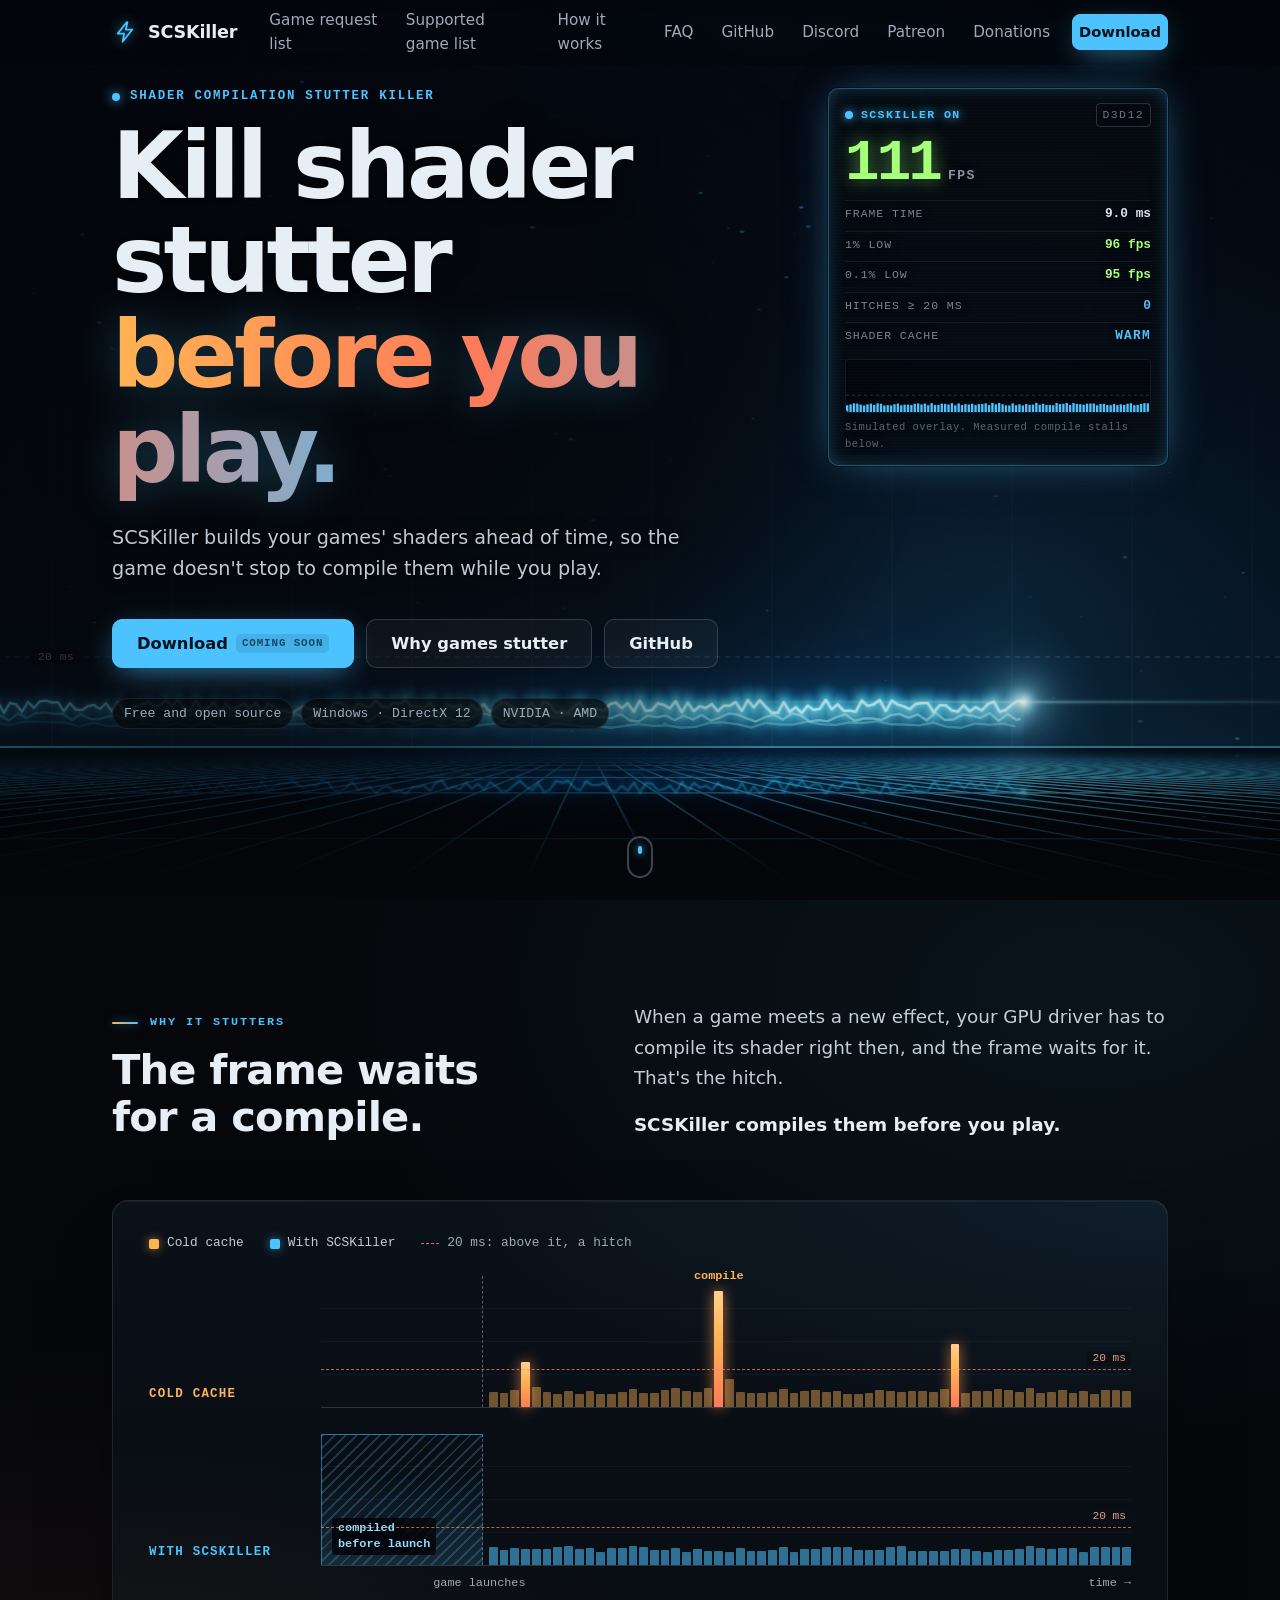
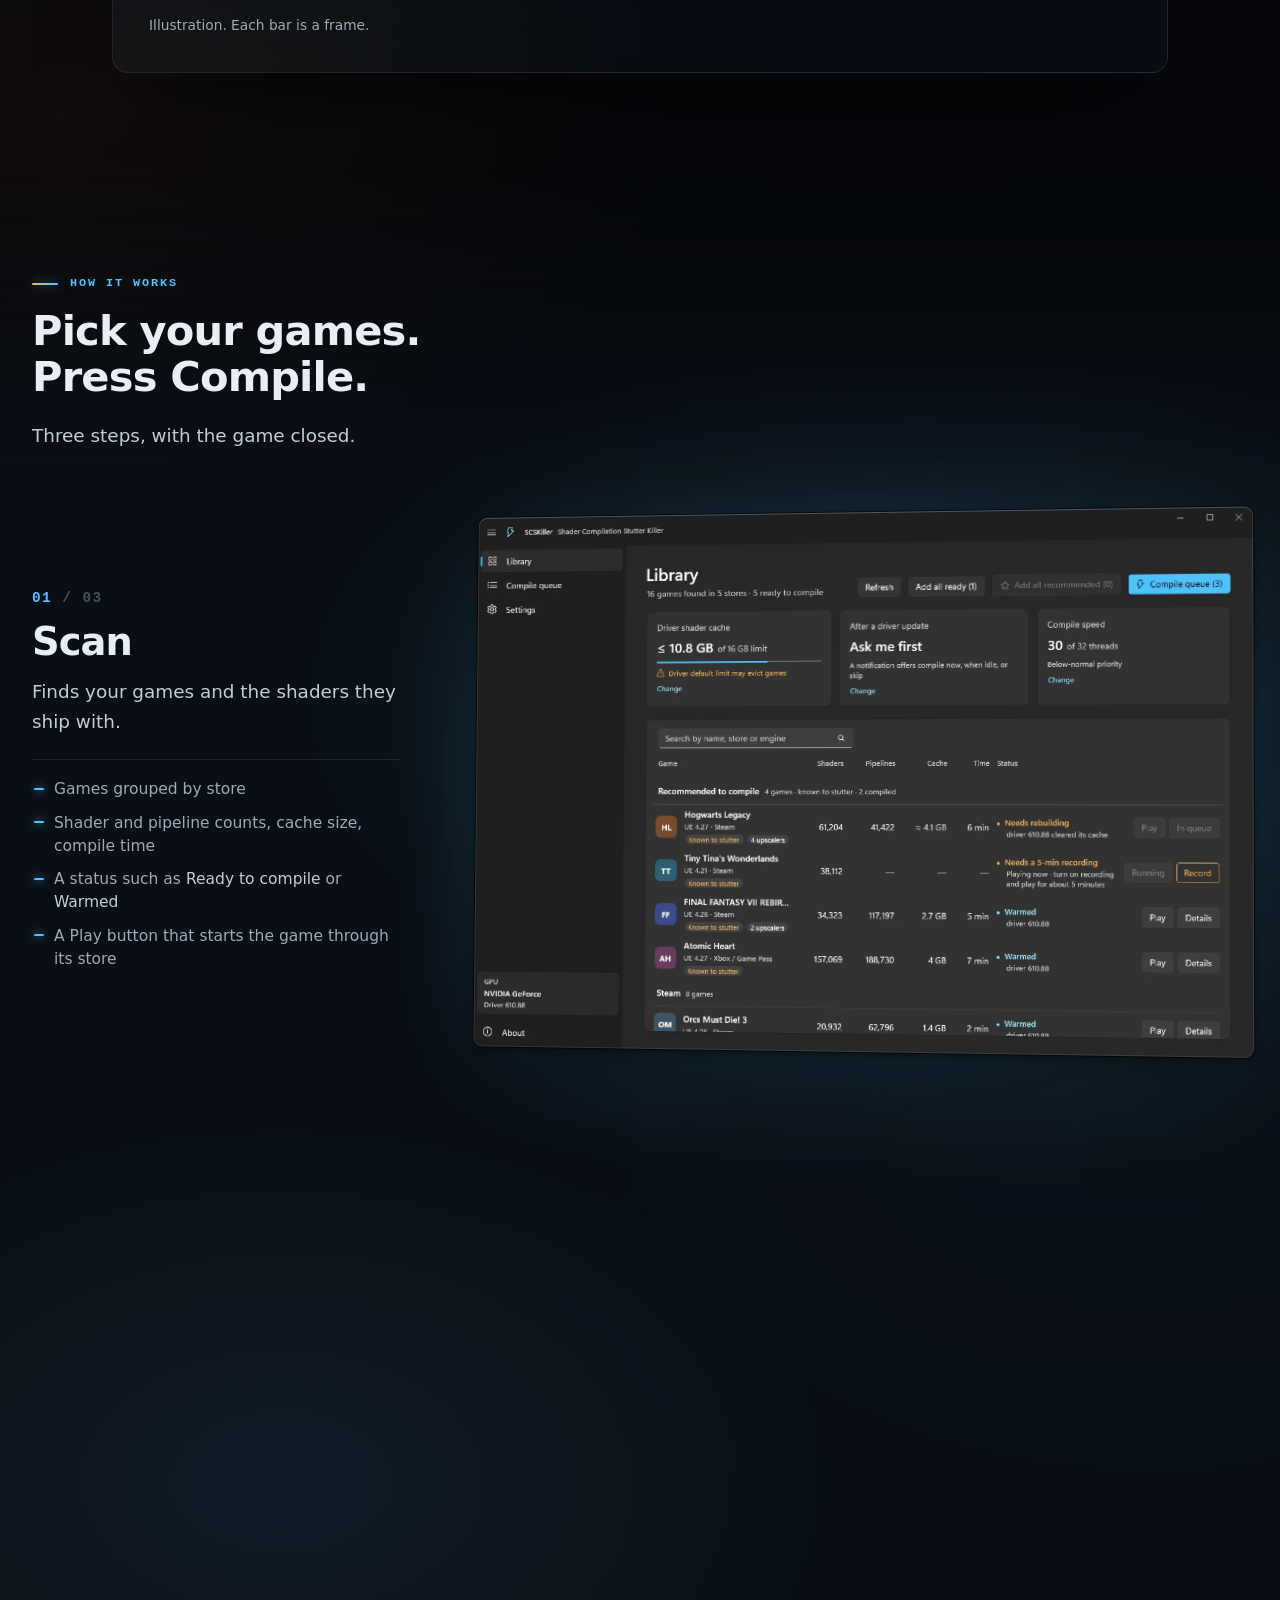
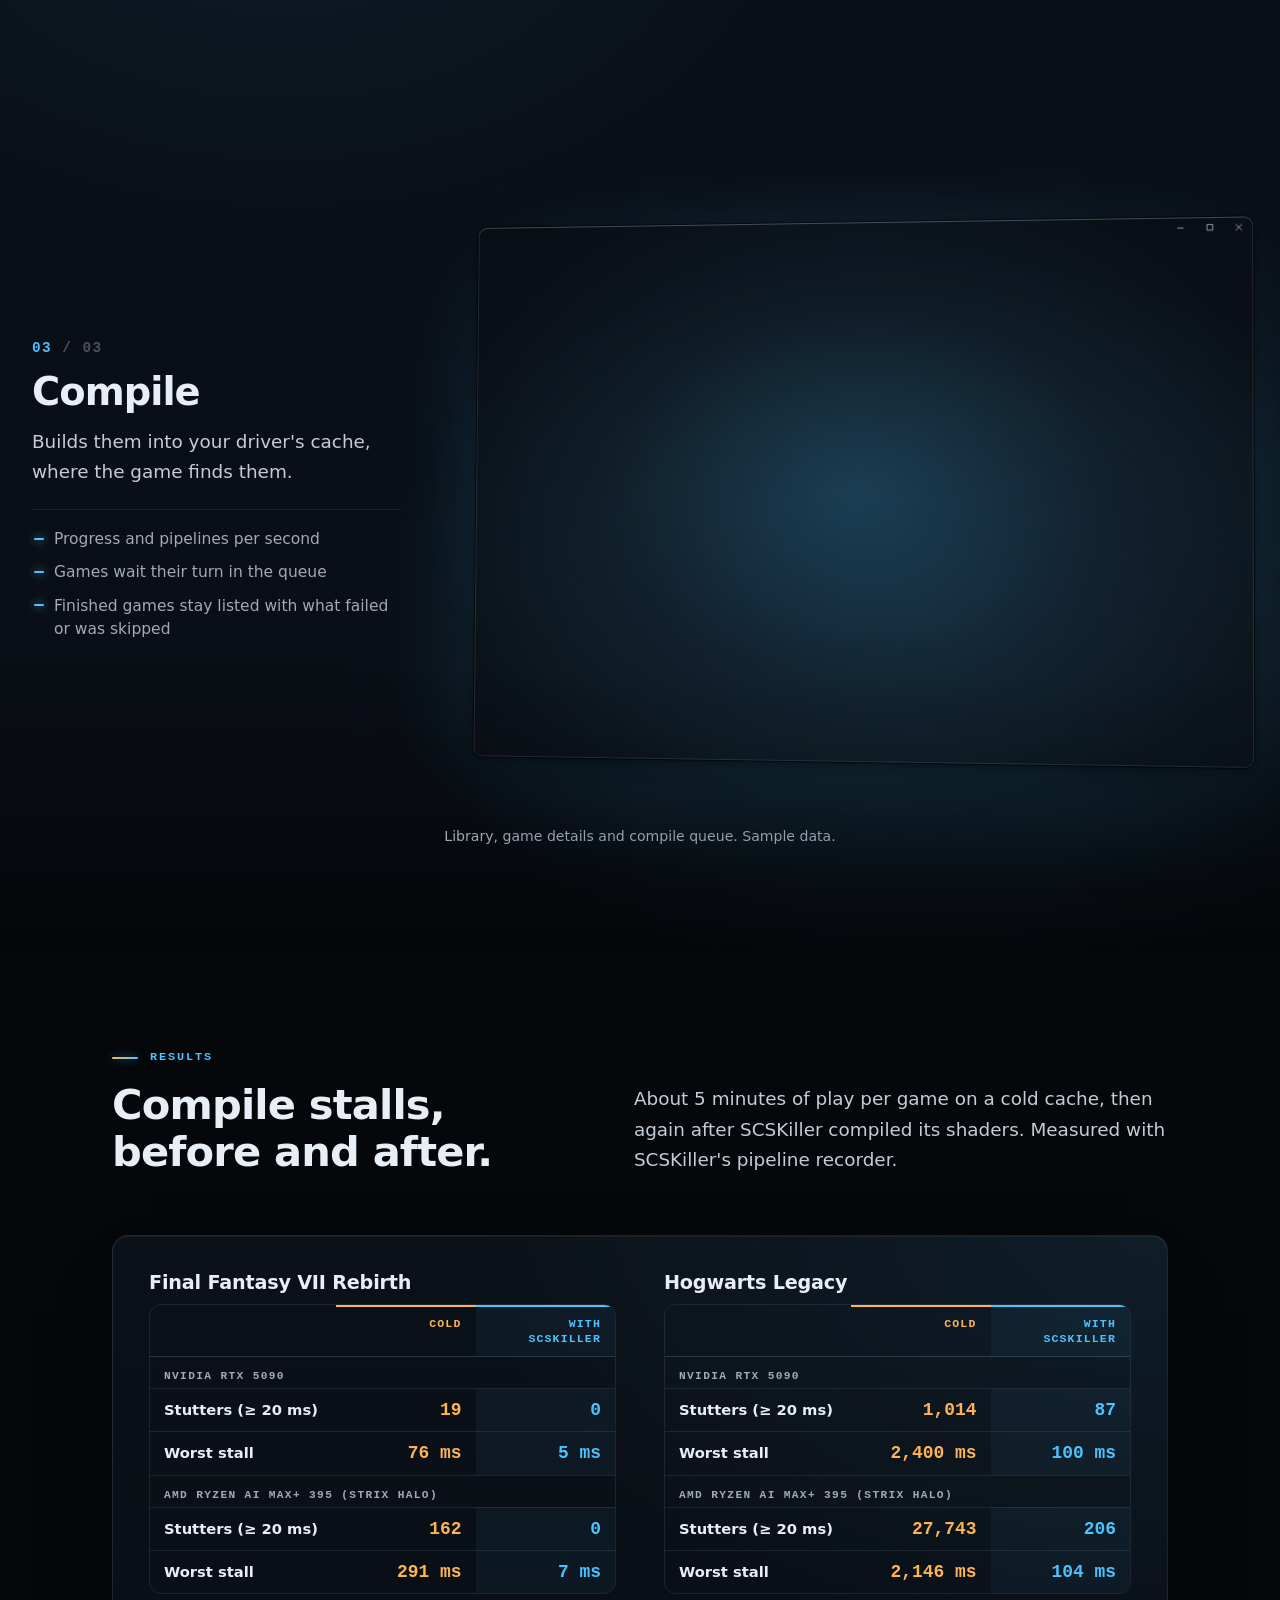
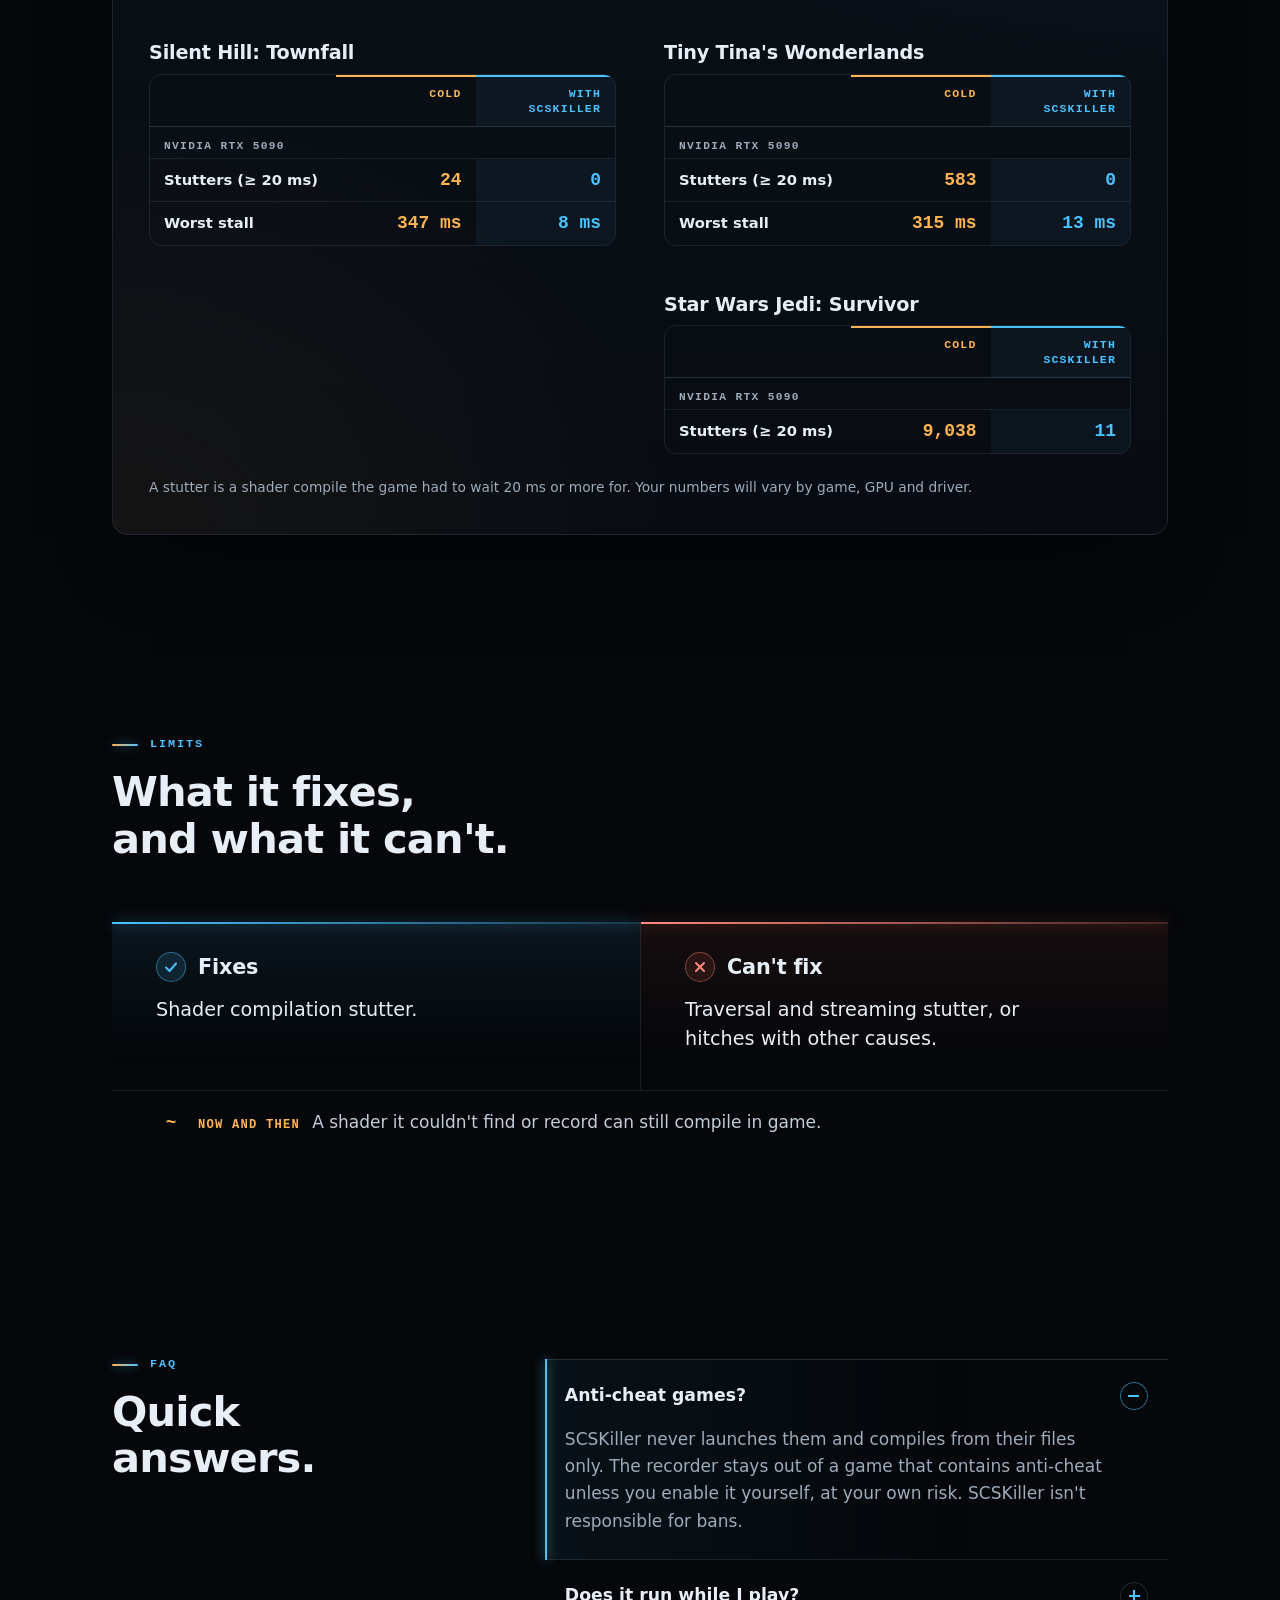
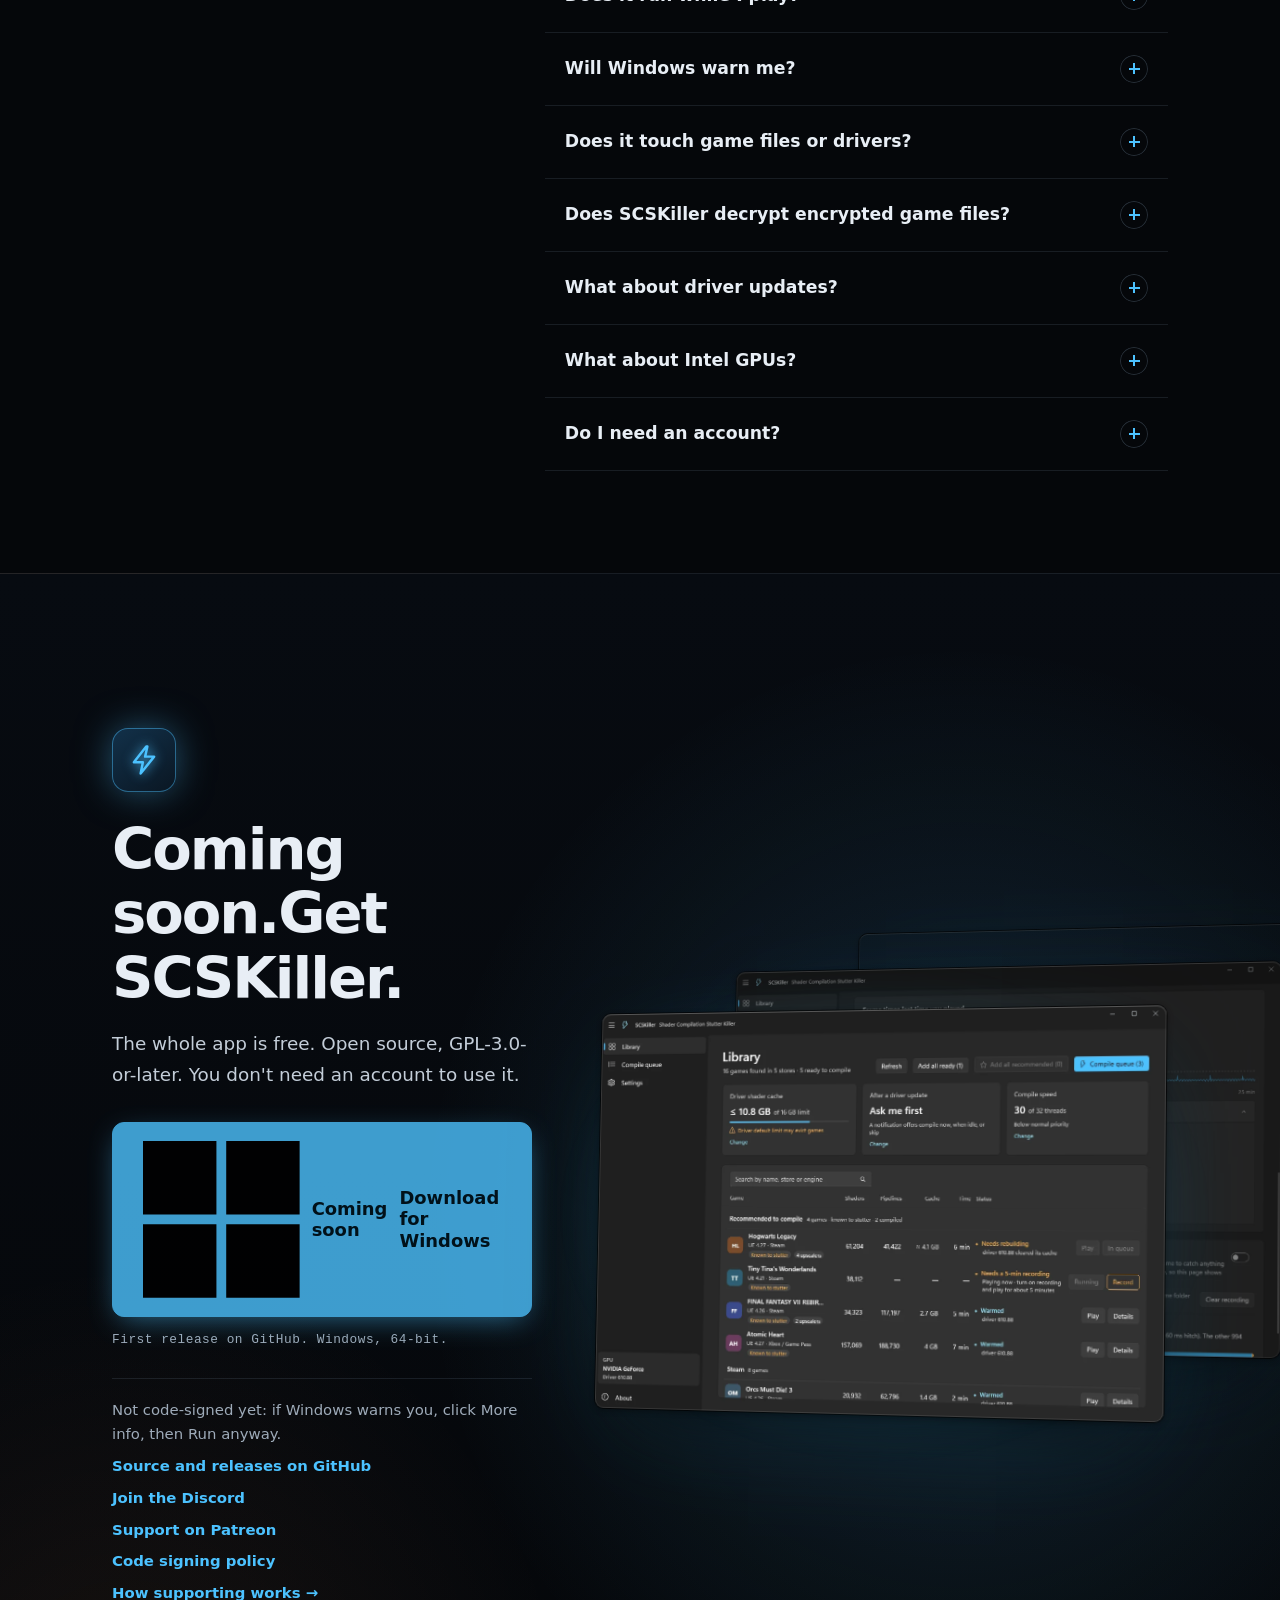
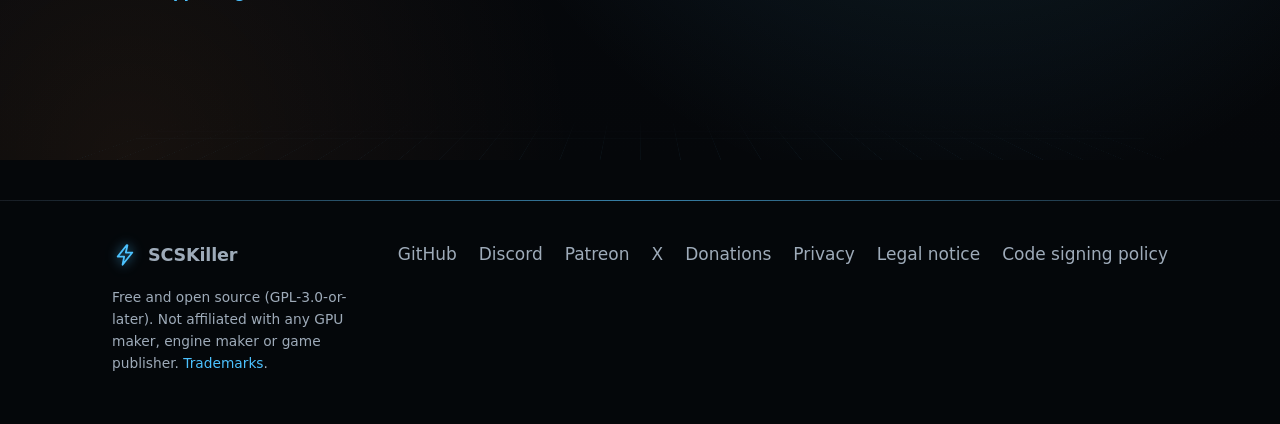
<file: index.html>
<!doctype html>
<html lang="en">
<head>
<meta charset="utf-8">
<meta name="viewport" content="width=device-width, initial-scale=1">
<title>SCSKiller: kill shader stutter before you play</title>
<meta name="description" content="SCSKiller compiles your games' DirectX 12 shaders before you play, so they don't compile mid-game. Free and open source, for Windows.">
<meta name="theme-color" content="#05070a">
<meta name="color-scheme" content="dark">
<meta property="og:title" content="SCSKiller: Shader Compilation Stutter Killer">
<meta property="og:description" content="Compiles your games' shaders into the driver's cache before you play, so the game doesn't stop to compile them mid-game. Free and open source.">
<meta property="og:type" content="website">
<meta property="og:url" content="https://scskiller.com/">
<link rel="canonical" href="https://scskiller.com/">
<link rel="icon" href="/assets/favicon.svg" type="image/svg+xml">
<link rel="stylesheet" href="/assets/site.css">
<script>document.documentElement.classList.add('js')</script>
<script src="/assets/bg.js" defer></script>
<script src="/assets/site.js" defer></script>
</head>
<body class="home">
<a class="skip" href="#main">Skip to content</a>

<header class="site-header">
  <div class="wrap">
    <a class="brand" href="/"><svg viewBox="0 0 32 32" aria-hidden="true"><path d="M18 4 7 18h8l-2 10 12-15h-8l2-9z" fill="none" stroke="#4cc2ff" stroke-width="2.2" stroke-linejoin="round"/></svg>SCSKiller</a>
    <nav class="nav" aria-label="Main">
      <a href="/requests/">Game request list</a>
      <a href="/supported/">Supported game list</a>
      <a href="#how">How it works</a>
      <a href="#faq">FAQ</a>
      <a href="https://github.com/BlueHeisenberg/SCSKiller">GitHub</a>
      <a href="https://discord.gg/st7C4yCTcN">Discord</a>
      <a href="https://www.patreon.com/SCSKiller">Patreon</a>
      <a class="keep" href="/support/">Donations</a>
      <a class="btn btn-primary" href="#download" data-dl>Download</a>
    </nav>
  </div>
</header>

<main id="main">
  <section class="hero">
    <div class="stage" aria-hidden="true">
      <canvas class="scene"></canvas>
      <div class="ms-label">20 ms</div>
    </div>
    <div class="wrap hero-copy hero-grid">
      <div class="hero-text">
        <span class="eyebrow"><i class="dot"></i>Shader Compilation Stutter Killer</span>
        <h1>Kill shader <span class="jolt" data-text="stutter">stutter</span> <span class="hl">before you play.</span></h1>
        <p class="lede">SCSKiller builds your games' shaders ahead of time, so the game doesn't stop to compile them while you play.</p>
        <div class="cta">
          <a class="btn btn-primary btn-shine" href="#download" data-dl>Download <small data-soon>coming soon</small></a>
          <a class="btn" href="#why">Why games stutter</a>
          <a class="btn" href="https://github.com/BlueHeisenberg/SCSKiller">GitHub</a>
        </div>
        <ul class="chips" aria-label="At a glance">
          <li>Free and open source</li>
          <li>Windows · DirectX 12</li>
          <li>NVIDIA · AMD</li>
        </ul>
      </div>
      <aside class="overlay on" data-overlay aria-hidden="true">
        <div class="ov-top"><i class="ov-dot"></i><b data-o="state">SCSKiller on</b><span class="ov-api">D3D12</span></div>
        <div class="ov-fps"><span data-o="fps">111</span><small>FPS</small></div>
        <dl class="ov-rows">
          <div><dt>Frame time</dt><dd><span data-o="ms">9.0</span> ms</dd></div>
          <div class="ov-low"><dt>1% low</dt><dd><span data-o="low">100</span> fps</dd></div>
          <div class="ov-low"><dt>0.1% low</dt><dd><span data-o="low01">95</span> fps</dd></div>
          <div class="ov-hitch"><dt>Hitches ≥ 20 ms</dt><dd data-o="hitch">0</dd></div>
          <div class="ov-cache"><dt>Shader cache</dt><dd data-o="cache">warm</dd></div>
        </dl>
        <canvas class="ov-graph"></canvas>
        <p class="ov-note">Simulated overlay. Measured compile stalls below.</p>
      </aside>
    </div>
    <a class="scroll-cue" href="#why" aria-label="Scroll to why games stutter"><span></span></a>
  </section>

  <section id="why" class="sec">
    <div class="wrap">
      <header class="sec-head" data-reveal>
        <div>
          <span class="kicker">Why it stutters</span>
          <h2>The frame waits for a compile.</h2>
        </div>
        <div>
          <p class="lead">When a game meets a new effect, your GPU driver has to compile its shader right then, and the frame waits for it. That's the hitch.</p>
          <p class="lead strong">SCSKiller compiles them before you play.</p>
        </div>
      </header>
      <figure class="ftchart" data-reveal aria-label="Illustration: with a cold cache the game stops for a shader compile and a frame shoots past 20 ms; with SCSKiller the shaders are compiled before launch and every frame stays short.">
        <div class="ft-legend" aria-hidden="true">
          <span class="lg-amber">Cold cache</span>
          <span class="lg-cyan">With SCSKiller</span>
          <span class="lg-thr">20 ms: above it, a hitch</span>
        </div>
        <div class="lanes" aria-hidden="true">
          <div class="lane cold">
            <span class="lane-name">Cold cache</span>
            <div class="plot">
              <div class="pre"></div>
              <div class="bars"><i style="--h:11.5%"></i><i style="--h:10.7%"></i><i style="--h:13.0%"></i><i class="hi" style="--h:34.3%"></i><i style="--h:15.7%"></i><i style="--h:11.7%"></i><i style="--h:10.3%"></i><i style="--h:12.3%"></i><i style="--h:10.2%"></i><i style="--h:12.0%"></i><i style="--h:10.3%"></i><i style="--h:10.4%"></i><i style="--h:11.9%"></i><i style="--h:13.8%"></i><i style="--h:10.6%"></i><i style="--h:11.0%"></i><i style="--h:12.9%"></i><i style="--h:14.3%"></i><i style="--h:12.6%"></i><i style="--h:11.8%"></i><i style="--h:14.5%"></i><i class="hi" style="--h:88.6%"><b>compile</b></i><i style="--h:21.4%"></i><i style="--h:11.3%"></i><i style="--h:10.7%"></i><i style="--h:10.5%"></i><i style="--h:11.4%"></i><i style="--h:13.7%"></i><i style="--h:10.8%"></i><i style="--h:12.7%"></i><i style="--h:12.9%"></i><i style="--h:11.7%"></i><i style="--h:12.5%"></i><i style="--h:10.3%"></i><i style="--h:10.3%"></i><i style="--h:10.9%"></i><i style="--h:13.1%"></i><i style="--h:12.0%"></i><i style="--h:11.4%"></i><i style="--h:12.7%"></i><i style="--h:12.1%"></i><i style="--h:11.4%"></i><i style="--h:13.6%"></i><i class="hi" style="--h:48.6%"></i><i style="--h:11.1%"></i><i style="--h:12.6%"></i><i style="--h:12.4%"></i><i style="--h:14.0%"></i><i style="--h:13.3%"></i><i style="--h:11.3%"></i><i style="--h:14.5%"></i><i style="--h:10.5%"></i><i style="--h:11.9%"></i><i style="--h:13.5%"></i><i style="--h:10.7%"></i><i style="--h:12.2%"></i><i style="--h:10.2%"></i><i style="--h:13.1%"></i><i style="--h:13.5%"></i><i style="--h:12.6%"></i></div>
              <span class="thr"><b>20 ms</b></span>
            </div>
          </div>
          <div class="lane warm">
            <span class="lane-name">With SCSKiller</span>
            <div class="plot">
              <div class="pre"><span>compiled<br>before launch</span></div>
              <div class="bars"><i style="--h:14.0%"></i><i style="--h:11.4%"></i><i style="--h:13.2%"></i><i style="--h:12.7%"></i><i style="--h:12.7%"></i><i style="--h:12.1%"></i><i style="--h:13.8%"></i><i style="--h:14.3%"></i><i style="--h:12.2%"></i><i style="--h:13.0%"></i><i style="--h:10.3%"></i><i style="--h:13.2%"></i><i style="--h:13.0%"></i><i style="--h:14.5%"></i><i style="--h:13.8%"></i><i style="--h:11.3%"></i><i style="--h:11.8%"></i><i style="--h:13.1%"></i><i style="--h:10.1%"></i><i style="--h:12.1%"></i><i style="--h:10.8%"></i><i style="--h:10.5%"></i><i style="--h:10.3%"></i><i style="--h:13.5%"></i><i style="--h:10.6%"></i><i style="--h:11.1%"></i><i style="--h:11.8%"></i><i style="--h:14.0%"></i><i style="--h:10.4%"></i><i style="--h:12.1%"></i><i style="--h:12.5%"></i><i style="--h:14.0%"></i><i style="--h:13.7%"></i><i style="--h:13.9%"></i><i style="--h:11.3%"></i><i style="--h:11.9%"></i><i style="--h:11.6%"></i><i style="--h:14.0%"></i><i style="--h:14.4%"></i><i style="--h:10.7%"></i><i style="--h:10.8%"></i><i style="--h:11.1%"></i><i style="--h:11.1%"></i><i style="--h:12.2%"></i><i style="--h:12.7%"></i><i style="--h:11.2%"></i><i style="--h:10.0%"></i><i style="--h:11.9%"></i><i style="--h:11.7%"></i><i style="--h:12.6%"></i><i style="--h:14.4%"></i><i style="--h:13.2%"></i><i style="--h:12.4%"></i><i style="--h:12.8%"></i><i style="--h:13.1%"></i><i style="--h:10.2%"></i><i style="--h:14.1%"></i><i style="--h:13.6%"></i><i style="--h:14.0%"></i><i style="--h:13.6%"></i></div>
              <span class="thr"><b>20 ms</b></span>
            </div>
          </div>
          <div class="t-axis"><span class="t-launch">game launches</span><span class="t-time">time</span></div>
        </div>
        <figcaption>Illustration. Each bar is a frame.</figcaption>
      </figure>
    </div>
  </section>

  <section id="how" class="sec showcase">
    <div class="wrap">
      <header class="sec-head" data-reveal>
        <div>
          <span class="kicker">How it works</span>
          <h2>Pick your games. Press Compile.</h2>
        </div>
        <div>
          <p class="lead">Three steps, with the game closed.</p>
        </div>
      </header>

      <div class="feature" data-reveal>
        <div class="feature-text">
          <span class="step">01</span>
          <h3>Scan</h3>
          <p class="lead">Finds your games and the shaders they ship with.</p>
          <ul class="spec">
            <li>Games grouped by store</li>
            <li>Shader and pipeline counts, cache size, compile time</li>
            <li>A status such as <em>Ready to compile</em> or <em>Warmed</em></li>
            <li>A Play button that starts the game through its store</li>
          </ul>
        </div>
        <figure class="window">
          <img src="/assets/img/library.webp" width="1264" height="871" loading="lazy" decoding="async"
               alt="SCSKiller's library: games grouped by store, with shader and pipeline counts, cache size, compile time and a status such as Needs rebuilding or Warmed, and Play buttons.">
          <svg class="caps" viewBox="0 0 138 34" aria-hidden="true"><path d="M18 17h10M65 12h9v9h-9zM110 12l10 10M120 12l-10 10"/></svg>
        </figure>
      </div>

      <div class="feature flip" data-reveal>
        <div class="feature-text">
          <span class="step">02</span>
          <h3>Plan</h3>
          <p class="lead">Works out which pipelines each game will build.</p>
          <ul class="spec">
            <li>Frame times of your last session, with the shader stutters told apart from other hitches (recorder on)</li>
            <li>Warmed for the current driver</li>
            <li>Pipeline and shader counts, cache size, compile time</li>
            <li>The optional recorder switch</li>
          </ul>
          <p class="aside">Gaps get filled by an optional recording while you play. Anti-cheat games are never launched or injected into, and get the recorder only if you enable it.</p>
        </div>
        <figure class="window">
          <img src="/assets/img/detail.webp" width="1264" height="871" loading="lazy" decoding="async"
               alt="A game's page: the frame times of the last session, with shader compile stutters marked apart from other hitches and loading, the list of slow frames, and the optional recorder switch.">
          <svg class="caps" viewBox="0 0 138 34" aria-hidden="true"><path d="M18 17h10M65 12h9v9h-9zM110 12l10 10M120 12l-10 10"/></svg>
        </figure>
      </div>

      <div class="feature" data-reveal>
        <div class="feature-text">
          <span class="step">03</span>
          <h3>Compile</h3>
          <p class="lead">Builds them into your driver's cache, where the game finds them.</p>
          <ul class="spec">
            <li>Progress and pipelines per second</li>
            <li>Games wait their turn in the queue</li>
            <li>Finished games stay listed with what failed or was skipped</li>
          </ul>
        </div>
        <figure class="window">
          <img src="/assets/img/queue.webp" width="1264" height="871" loading="lazy" decoding="async"
               alt="The compile queue: one game compiling at 56 percent with pipelines per second, three games waiting, one finished.">
          <svg class="caps" viewBox="0 0 138 34" aria-hidden="true"><path d="M18 17h10M65 12h9v9h-9zM110 12l10 10M120 12l-10 10"/></svg>
        </figure>
      </div>
      <p class="fine center" data-reveal>Library, game details and compile queue. Sample data.</p>
    </div>
  </section>

  <section id="results" class="sec">
    <div class="wrap">
      <header class="sec-head" data-reveal>
        <div>
          <span class="kicker">Results</span>
          <h2>Compile stalls, before and after.</h2>
        </div>
        <div>
          <p class="lead">About 5 minutes of play per game on a cold cache, then again after SCSKiller compiled its shaders. Measured with SCSKiller's pipeline recorder.</p>
        </div>
      </header>
      <figure class="rchart" data-reveal>
        <div class="rt-grid">
          <div class="rt">
            <div class="rt-head"><h3>Final Fantasy VII Rebirth</h3></div>
            <div class="rt-scroll">
              <table>
                <thead><tr><th></th><th scope="col" class="a">Cold</th><th scope="col" class="c">With SCSKiller</th></tr></thead>
                <tbody>
                  <tr class="grp"><th colspan="3">NVIDIA RTX 5090</th></tr>
                  <tr class="key"><th scope="row">Stutters (≥&nbsp;20&nbsp;ms)</th><td>19</td><td>0</td></tr>
                  <tr class="key"><th scope="row">Worst stall</th><td>76 ms</td><td>5 ms</td></tr>
                  <tr class="grp"><th colspan="3">AMD Ryzen AI Max+ 395 (Strix Halo)</th></tr>
                  <tr class="key"><th scope="row">Stutters (≥&nbsp;20&nbsp;ms)</th><td>162</td><td>0</td></tr>
                  <tr class="key"><th scope="row">Worst stall</th><td>291 ms</td><td>7 ms</td></tr>
                </tbody>
              </table>
            </div>
          </div>

          <div class="rt">
            <div class="rt-head"><h3>Silent Hill: Townfall</h3></div>
            <div class="rt-scroll">
              <table>
                <thead><tr><th></th><th scope="col" class="a">Cold</th><th scope="col" class="c">With SCSKiller</th></tr></thead>
                <tbody>
                  <tr class="grp"><th colspan="3">NVIDIA RTX 5090</th></tr>
                  <tr class="key"><th scope="row">Stutters (≥&nbsp;20&nbsp;ms)</th><td>24</td><td>0</td></tr>
                  <tr class="key"><th scope="row">Worst stall</th><td>347 ms</td><td>8 ms</td></tr>
                </tbody>
              </table>
            </div>
          </div>

          <div class="rt">
            <div class="rt-head"><h3>Hogwarts Legacy</h3></div>
            <div class="rt-scroll">
              <table>
                <thead><tr><th></th><th scope="col" class="a">Cold</th><th scope="col" class="c">With SCSKiller</th></tr></thead>
                <tbody>
                  <tr class="grp"><th colspan="3">NVIDIA RTX 5090</th></tr>
                  <tr class="key"><th scope="row">Stutters (≥&nbsp;20&nbsp;ms)</th><td>1,014</td><td>87</td></tr>
                  <tr class="key"><th scope="row">Worst stall</th><td>2,400 ms</td><td>100 ms</td></tr>
                  <tr class="grp"><th colspan="3">AMD Ryzen AI Max+ 395 (Strix Halo)</th></tr>
                  <tr class="key"><th scope="row">Stutters (≥&nbsp;20&nbsp;ms)</th><td>27,743</td><td>206</td></tr>
                  <tr class="key"><th scope="row">Worst stall</th><td>2,146 ms</td><td>104 ms</td></tr>
                </tbody>
              </table>
            </div>
          </div>

          <div class="rt">
            <div class="rt-head"><h3>Tiny Tina's Wonderlands</h3></div>
            <div class="rt-scroll">
              <table>
                <thead><tr><th></th><th scope="col" class="a">Cold</th><th scope="col" class="c">With SCSKiller</th></tr></thead>
                <tbody>
                  <tr class="grp"><th colspan="3">NVIDIA RTX 5090</th></tr>
                  <tr class="key"><th scope="row">Stutters (≥&nbsp;20&nbsp;ms)</th><td>583</td><td>0</td></tr>
                  <tr class="key"><th scope="row">Worst stall</th><td>315 ms</td><td>13 ms</td></tr>
                </tbody>
              </table>
            </div>
          </div>

          <div class="rt">
            <div class="rt-head"><h3>Star Wars Jedi: Survivor</h3></div>
            <div class="rt-scroll">
              <table>
                <thead><tr><th></th><th scope="col" class="a">Cold</th><th scope="col" class="c">With SCSKiller</th></tr></thead>
                <tbody>
                  <tr class="grp"><th colspan="3">NVIDIA RTX 5090</th></tr>
                  <tr class="key"><th scope="row">Stutters (≥&nbsp;20&nbsp;ms)</th><td>9,038</td><td>11</td></tr>
                </tbody>
              </table>
            </div>
          </div>
        </div>
        <figcaption class="fine">A stutter is a shader compile the game had to wait 20 ms or more for. Your numbers will vary by game, GPU and driver.</figcaption>
      </figure>
    </div>
  </section>

  <section id="limits" class="sec">
    <div class="wrap">
      <header class="sec-head" data-reveal>
        <div>
          <span class="kicker">Limits</span>
          <h2>What it fixes, and what it can't.</h2>
        </div>
      </header>
      <div class="limits" data-reveal>
        <div class="lim yes">
          <h3><span class="ic" aria-hidden="true"><svg viewBox="0 0 16 16"><path d="M3 8.5 6.5 12 13 4.5"/></svg></span>Fixes</h3>
          <p>Shader compilation stutter.</p>
        </div>
        <div class="lim no">
          <h3><span class="ic" aria-hidden="true"><svg viewBox="0 0 16 16"><path d="M4 4l8 8M12 4l-8 8"/></svg></span>Can't fix</h3>
          <p>Traversal and streaming stutter, or hitches with other causes.</p>
        </div>
        <p class="lim-note"><span class="ic" aria-hidden="true">~</span><strong>Now and then</strong> A shader it couldn't find or record can still compile in game.</p>
      </div>
    </div>
  </section>

  <section id="faq" class="sec">
    <div class="wrap faq-grid">
      <header data-reveal>
        <span class="kicker">FAQ</span>
        <h2>Quick answers.</h2>
      </header>
      <div class="qa" data-reveal>
        <details open><summary>Anti-cheat games?</summary><p>SCSKiller never launches them and compiles from their files only. The recorder stays out of a game that contains anti-cheat unless you enable it yourself, at your own risk. SCSKiller isn't responsible for bans.</p></details>
        <details><summary>Does it run while I play?</summary><p>It doesn't need to. The game reads the driver's cache on its own.</p></details>
        <details><summary>Will Windows warn me?</summary><p>Probably, the first time. Releases aren't code-signed yet, and signing is in progress. Click More info, then Run anyway.</p></details>
        <details><summary>Does it touch game files or drivers?</summary><p>It doesn't patch either. Only the optional recorder touches a game folder: it installs a small <code>d3d12.dll</code> and its settings file, and writes its recording, a log and the frame times next to the game. Turning it off removes what it installed, and uninstalling SCSKiller removes the rest.</p></details>
        <details><summary>Does SCSKiller decrypt encrypted game files?</summary><p>Yes, with the game's AES key. If a game's files are encrypted, add its key under "Encrypted game files" → "Why?". SCSKiller checks the key against the game's files and keeps it on your PC only, never uploaded or shared. It never changes anything in the game's folder.</p></details>
        <details><summary>What about driver updates?</summary><p>An update clears the shader cache. SCSKiller notices and compiles again, on its own if you let it.</p></details>
        <details><summary>What about Intel GPUs?</summary><p>Not supported yet: I don't have one to test on. If you'd like to sponsor an Intel Arc GPU, get in touch at <a href="mailto:contact@scskiller.com">contact@scskiller.com</a>.</p></details>
        <details><summary>Do I need an account?</summary><p>No. Signing in with Patreon only adds the <a href="/support/">supporter features</a>.</p></details>
      </div>
    </div>
  </section>

  <section id="download" class="sec dl">
    <div class="dl-floor" aria-hidden="true"></div>
    <div class="wrap dl-grid">
      <div class="dl-text" data-reveal>
        <span class="dl-icon" aria-hidden="true"><svg viewBox="0 0 32 32"><path d="M18 4 7 18h8l-2 10 12-15h-8l2-9z"/></svg></span>
        <h2><span data-soon>Coming soon.</span><span data-live>Get SCSKiller.</span></h2>
        <p class="lead">The whole app is free. Open source, GPL-3.0-or-later. You don't need an account to use it.</p>
        <!-- Download: RELEASED and DOWNLOAD_URL in assets/site.js. -->
        <a class="btn btn-primary btn-shine btn-xl" role="link" aria-disabled="true" data-dl>
          <svg class="win" viewBox="0 0 16 16" aria-hidden="true"><path d="M0 0h7.5v7.5H0zM8.5 0H16v7.5H8.5zM0 8.5h7.5V16H0zM8.5 8.5H16V16H8.5z"/></svg>
          <span data-soon>Coming soon</span><span data-live>Download for Windows</span>
        </a>
        <p class="dl-meta"><span data-soon>First release on GitHub. </span>Windows, 64-bit.</p>
        <ul class="dl-links">
          <li data-live>Not code-signed yet: if Windows warns you, click More info, then Run anyway.</li>
          <li><a href="https://github.com/BlueHeisenberg/SCSKiller">Source and releases on GitHub</a></li>
          <li><a href="https://discord.gg/st7C4yCTcN">Join the Discord</a></li>
          <li><a href="https://www.patreon.com/SCSKiller">Support on Patreon</a></li>
          <li><a href="/code-signing-policy/">Code signing policy</a></li>
          <li><a href="/support/">How supporting works <span aria-hidden="true">→</span></a></li>
        </ul>
      </div>
      <div class="dl-stack" aria-hidden="true">
        <figure class="window w3"><img src="/assets/img/queue.webp" width="1264" height="871" loading="lazy" decoding="async" alt=""><svg class="caps" viewBox="0 0 138 34" aria-hidden="true"><path d="M18 17h10M65 12h9v9h-9zM110 12l10 10M120 12l-10 10"/></svg></figure>
        <figure class="window w2"><img src="/assets/img/detail.webp" width="1264" height="871" loading="lazy" decoding="async" alt=""><svg class="caps" viewBox="0 0 138 34" aria-hidden="true"><path d="M18 17h10M65 12h9v9h-9zM110 12l10 10M120 12l-10 10"/></svg></figure>
        <figure class="window w1"><img src="/assets/img/library.webp" width="1264" height="871" loading="lazy" decoding="async" alt=""><svg class="caps" viewBox="0 0 138 34" aria-hidden="true"><path d="M18 17h10M65 12h9v9h-9zM110 12l10 10M120 12l-10 10"/></svg></figure>
      </div>
    </div>
  </section>
</main>

<footer class="site-footer">
  <div class="wrap">
    <div>
      <a class="brand" href="/"><svg viewBox="0 0 32 32" aria-hidden="true"><path d="M18 4 7 18h8l-2 10 12-15h-8l2-9z" fill="none" stroke="#4cc2ff" stroke-width="2.2" stroke-linejoin="round"/></svg>SCSKiller</a>
      <p class="note">Free and open source (GPL-3.0-or-later). Not affiliated with any GPU maker, engine maker or game publisher. <a href="/legal/#trademarks">Trademarks</a>.</p>
    </div>
    <nav aria-label="Footer">
      <ul>
        <li><a href="https://github.com/BlueHeisenberg/SCSKiller">GitHub</a></li>
        <li><a href="https://discord.gg/st7C4yCTcN">Discord</a></li>
        <li><a href="https://www.patreon.com/SCSKiller">Patreon</a></li>
        <li><a href="https://x.com/SCSKiller">X</a></li>
        <li><a href="/support/">Donations</a></li>
        <li><a href="/privacy/">Privacy</a></li>
        <li><a href="/legal/">Legal notice</a></li>
        <li><a href="/code-signing-policy/">Code signing policy</a></li>
      </ul>
    </nav>
  </div>
</footer>
</body>
</html>
</file>
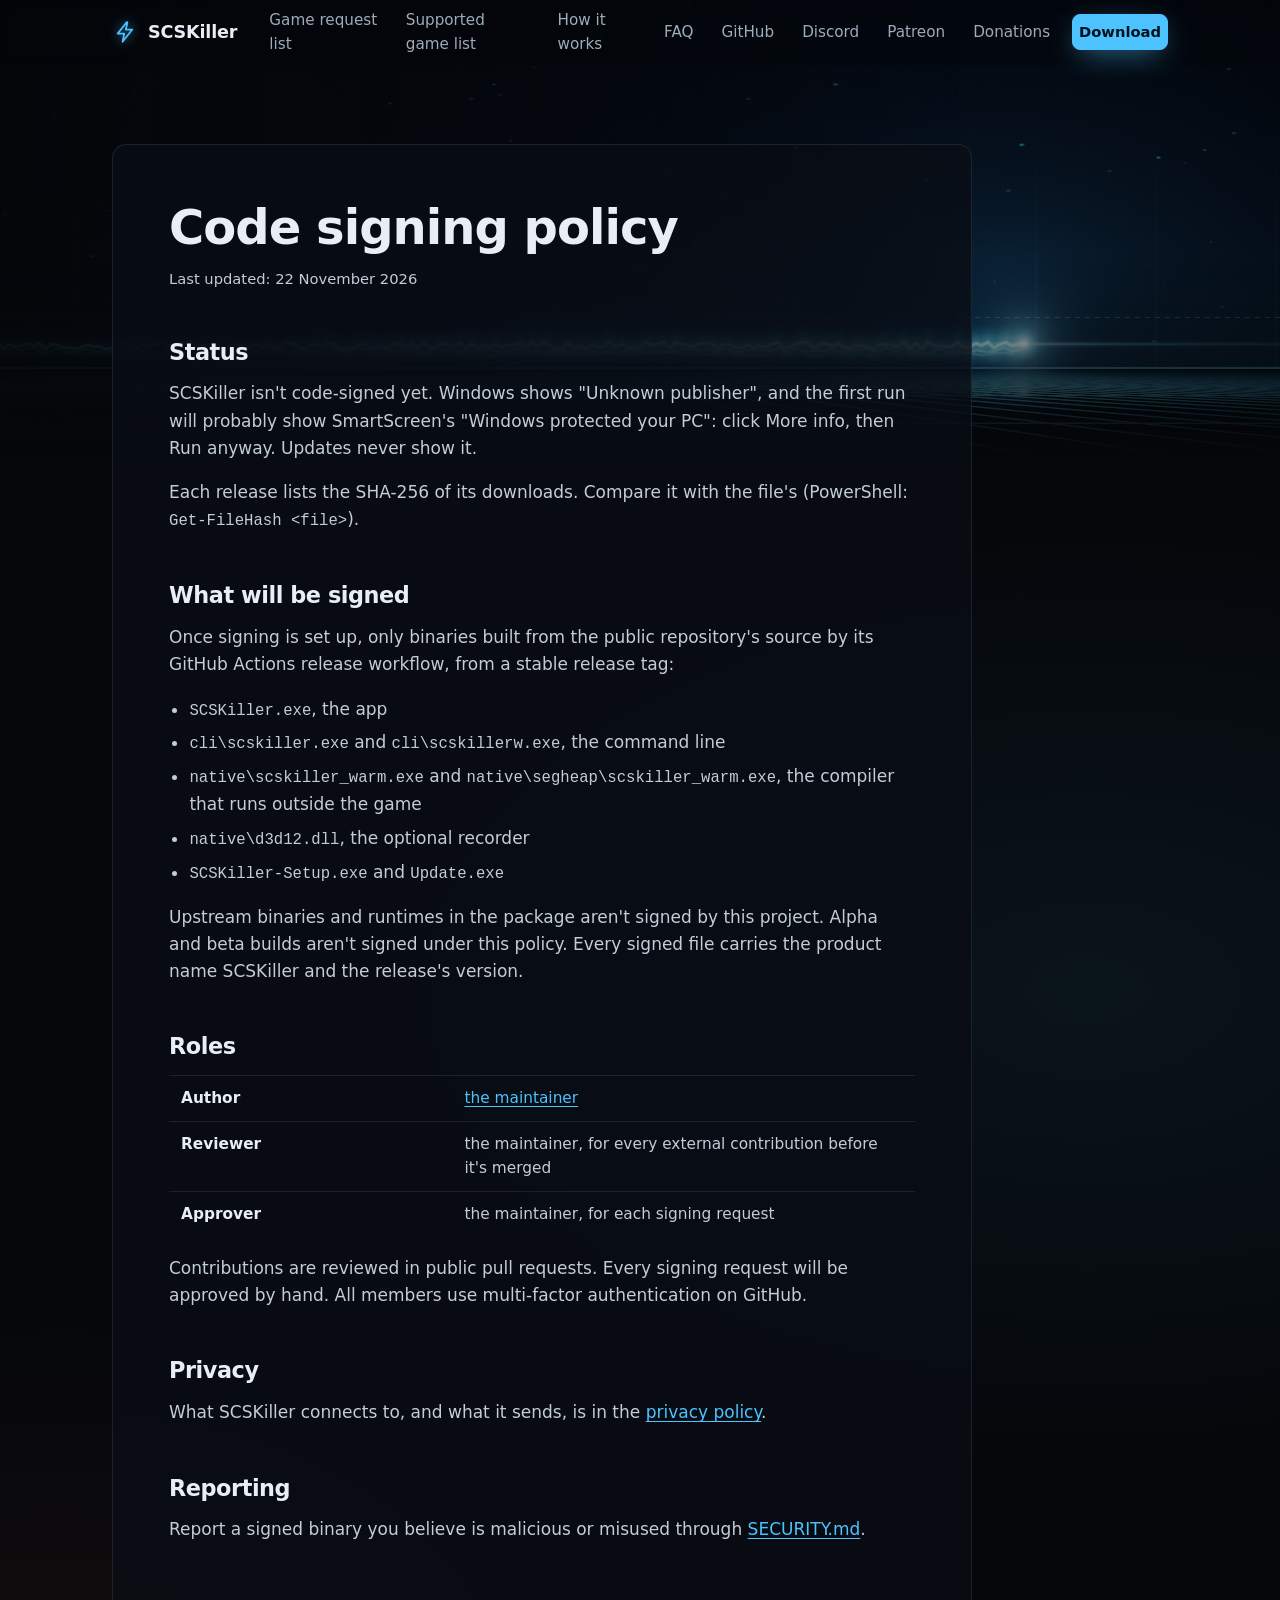
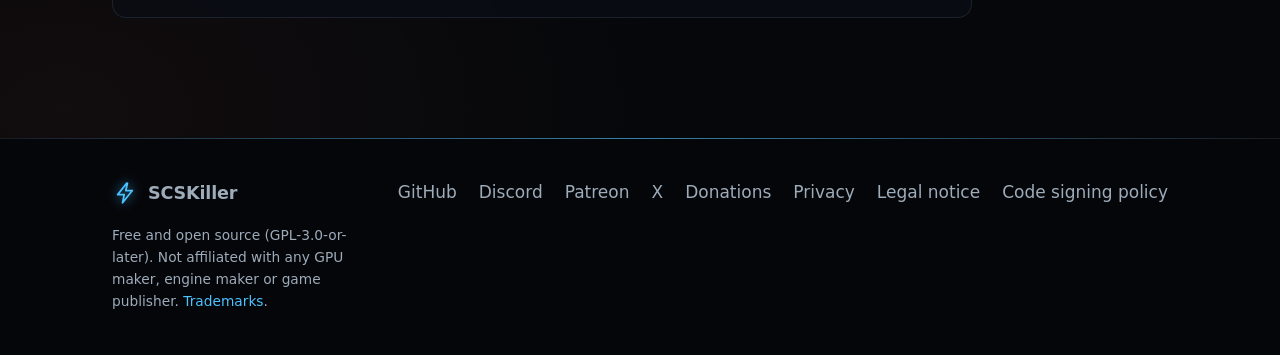
<file: code-signing-policy/index.html>
<!doctype html>
<html lang="en">
<head>
<meta charset="utf-8">
<meta name="viewport" content="width=device-width, initial-scale=1">
<title>Code signing policy · SCSKiller</title>
<meta name="description" content="SCSKiller isn't code-signed yet. What will be signed, who approves it, and how to check a download.">
<meta name="theme-color" content="#05070a">
<meta name="color-scheme" content="dark">
<link rel="canonical" href="https://scskiller.com/code-signing-policy/">
<meta property="og:title" content="Code signing policy · SCSKiller">
<meta property="og:description" content="SCSKiller isn't code-signed yet. What will be signed, who approves it, and how to check a download.">
<meta property="og:type" content="website">
<meta property="og:url" content="https://scskiller.com/code-signing-policy/">
<meta property="og:site_name" content="SCSKiller">
<meta name="twitter:card" content="summary">
<link rel="icon" href="/assets/favicon.svg" type="image/svg+xml">
<link rel="stylesheet" href="/assets/site.css">
<script>document.documentElement.classList.add('js')</script>
<script src="/assets/bg.js" defer></script>
<script src="/assets/site.js" defer></script>
</head>
<body>
<a class="skip" href="#main">Skip to content</a>

<header class="site-header">
  <div class="wrap">
    <a class="brand" href="/"><svg viewBox="0 0 32 32" aria-hidden="true"><path d="M18 4 7 18h8l-2 10 12-15h-8l2-9z" fill="none" stroke="#4cc2ff" stroke-width="2.2" stroke-linejoin="round"/></svg>SCSKiller</a>
    <nav class="nav" aria-label="Main">
      <a href="/requests/">Game request list</a>
      <a href="/supported/">Supported game list</a>
      <a href="/#how">How it works</a>
      <a href="/#faq">FAQ</a>
      <a href="https://github.com/BlueHeisenberg/SCSKiller">GitHub</a>
      <a href="https://discord.gg/st7C4yCTcN">Discord</a>
      <a href="https://www.patreon.com/SCSKiller">Patreon</a>
      <a class="keep" href="/support/">Donations</a>
      <a class="btn btn-primary" href="/#download">Download</a>
    </nav>
  </div>
</header>

<main id="main" class="doc">
  <div class="band" aria-hidden="true"><canvas class="scene" data-variant="band"></canvas></div>
  <div class="wrap">
    <article class="panel">
      <h1>Code signing policy</h1>
      <p class="updated">Last updated: 22 November 2026</p>

      <h2 id="status">Status</h2>
      <p>SCSKiller isn't code-signed yet. Windows shows "Unknown publisher", and the first run will probably show SmartScreen's "Windows protected your PC": click More info, then Run anyway. Updates never show it.</p>
      <p>Each release lists the SHA-256 of its downloads. Compare it with the file's (PowerShell: <code>Get-FileHash &lt;file&gt;</code>).</p>

      <h2 id="scope">What will be signed</h2>
      <p>Once signing is set up, only binaries built from the public repository's source by its GitHub Actions release workflow, from a stable release tag:</p>
      <ul>
        <li><code>SCSKiller.exe</code>, the app</li>
        <li><code>cli\scskiller.exe</code> and <code>cli\scskillerw.exe</code>, the command line</li>
        <li><code>native\scskiller_warm.exe</code> and <code>native\segheap\scskiller_warm.exe</code>, the compiler that runs outside the game</li>
        <li><code>native\d3d12.dll</code>, the optional recorder</li>
        <li><code>SCSKiller-Setup.exe</code> and <code>Update.exe</code></li>
      </ul>
      <p>Upstream binaries and runtimes in the package aren't signed by this project. Alpha and beta builds aren't signed under this policy. Every signed file carries the product name SCSKiller and the release's version.</p>

      <h2 id="roles">Roles</h2>
      <table>
        <tr><th scope="row">Author</th><td><a href="https://github.com/BlueHeisenberg">the maintainer</a></td></tr>
        <tr><th scope="row">Reviewer</th><td>the maintainer, for every external contribution before it's merged</td></tr>
        <tr><th scope="row">Approver</th><td>the maintainer, for each signing request</td></tr>
      </table>
      <p>Contributions are reviewed in public pull requests. Every signing request will be approved by hand. All members use multi-factor authentication on GitHub.</p>

      <h2 id="privacy">Privacy</h2>
      <p>What SCSKiller connects to, and what it sends, is in the <a href="/privacy/">privacy policy</a>.</p>

      <h2 id="reporting">Reporting</h2>
      <p>Report a signed binary you believe is malicious or misused through <a href="https://github.com/BlueHeisenberg/SCSKiller/blob/main/SECURITY.md">SECURITY.md</a>.</p>
    </article>
  </div>
</main>

<footer class="site-footer">
  <div class="wrap">
    <div>
      <a class="brand" href="/"><svg viewBox="0 0 32 32" aria-hidden="true"><path d="M18 4 7 18h8l-2 10 12-15h-8l2-9z" fill="none" stroke="#4cc2ff" stroke-width="2.2" stroke-linejoin="round"/></svg>SCSKiller</a>
      <p class="note">Free and open source (GPL-3.0-or-later). Not affiliated with any GPU maker, engine maker or game publisher. <a href="/legal/#trademarks">Trademarks</a>.</p>
    </div>
    <nav aria-label="Footer">
      <ul>
        <li><a href="https://github.com/BlueHeisenberg/SCSKiller">GitHub</a></li>
        <li><a href="https://discord.gg/st7C4yCTcN">Discord</a></li>
        <li><a href="https://www.patreon.com/SCSKiller">Patreon</a></li>
        <li><a href="https://x.com/SCSKiller">X</a></li>
        <li><a href="/support/">Donations</a></li>
        <li><a href="/privacy/">Privacy</a></li>
        <li><a href="/legal/">Legal notice</a></li>
        <li><a href="/code-signing-policy/" aria-current="page">Code signing policy</a></li>
      </ul>
    </nav>
  </div>
</footer>
</body>
</html>
</file>
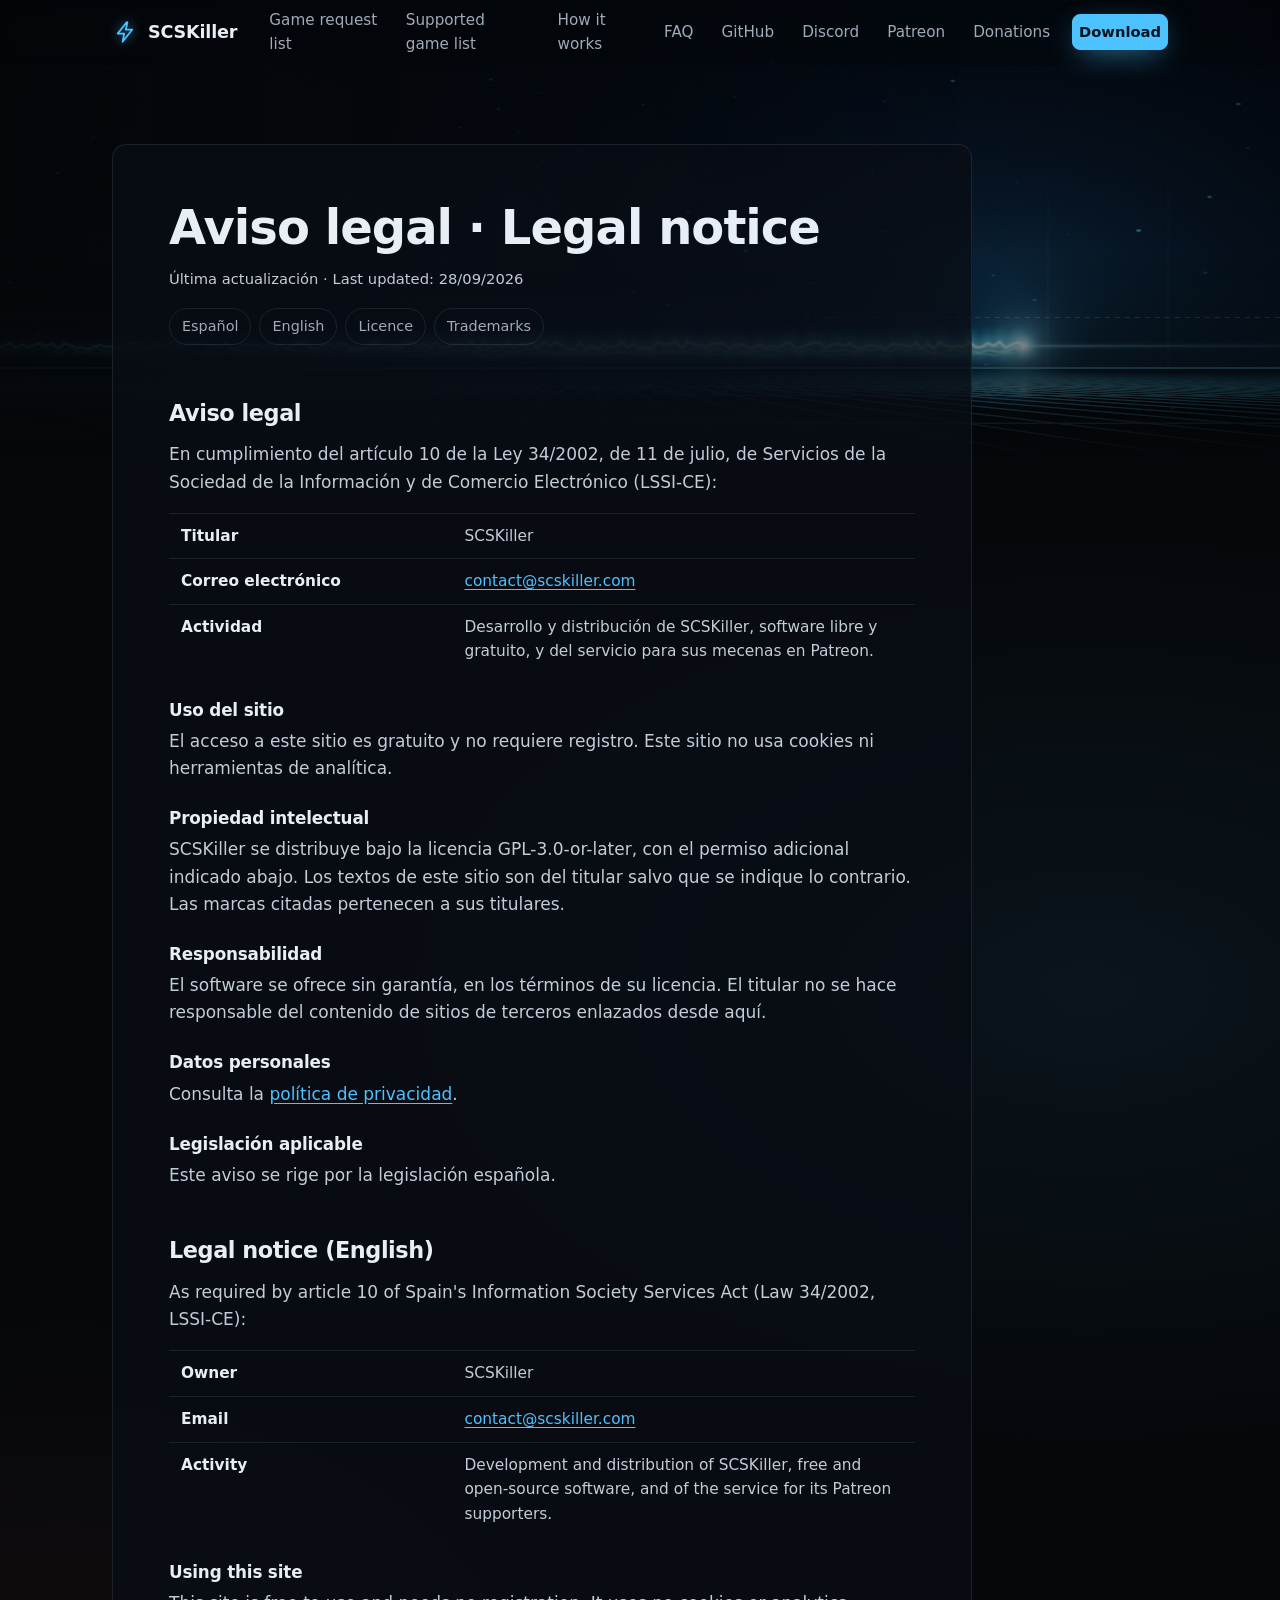
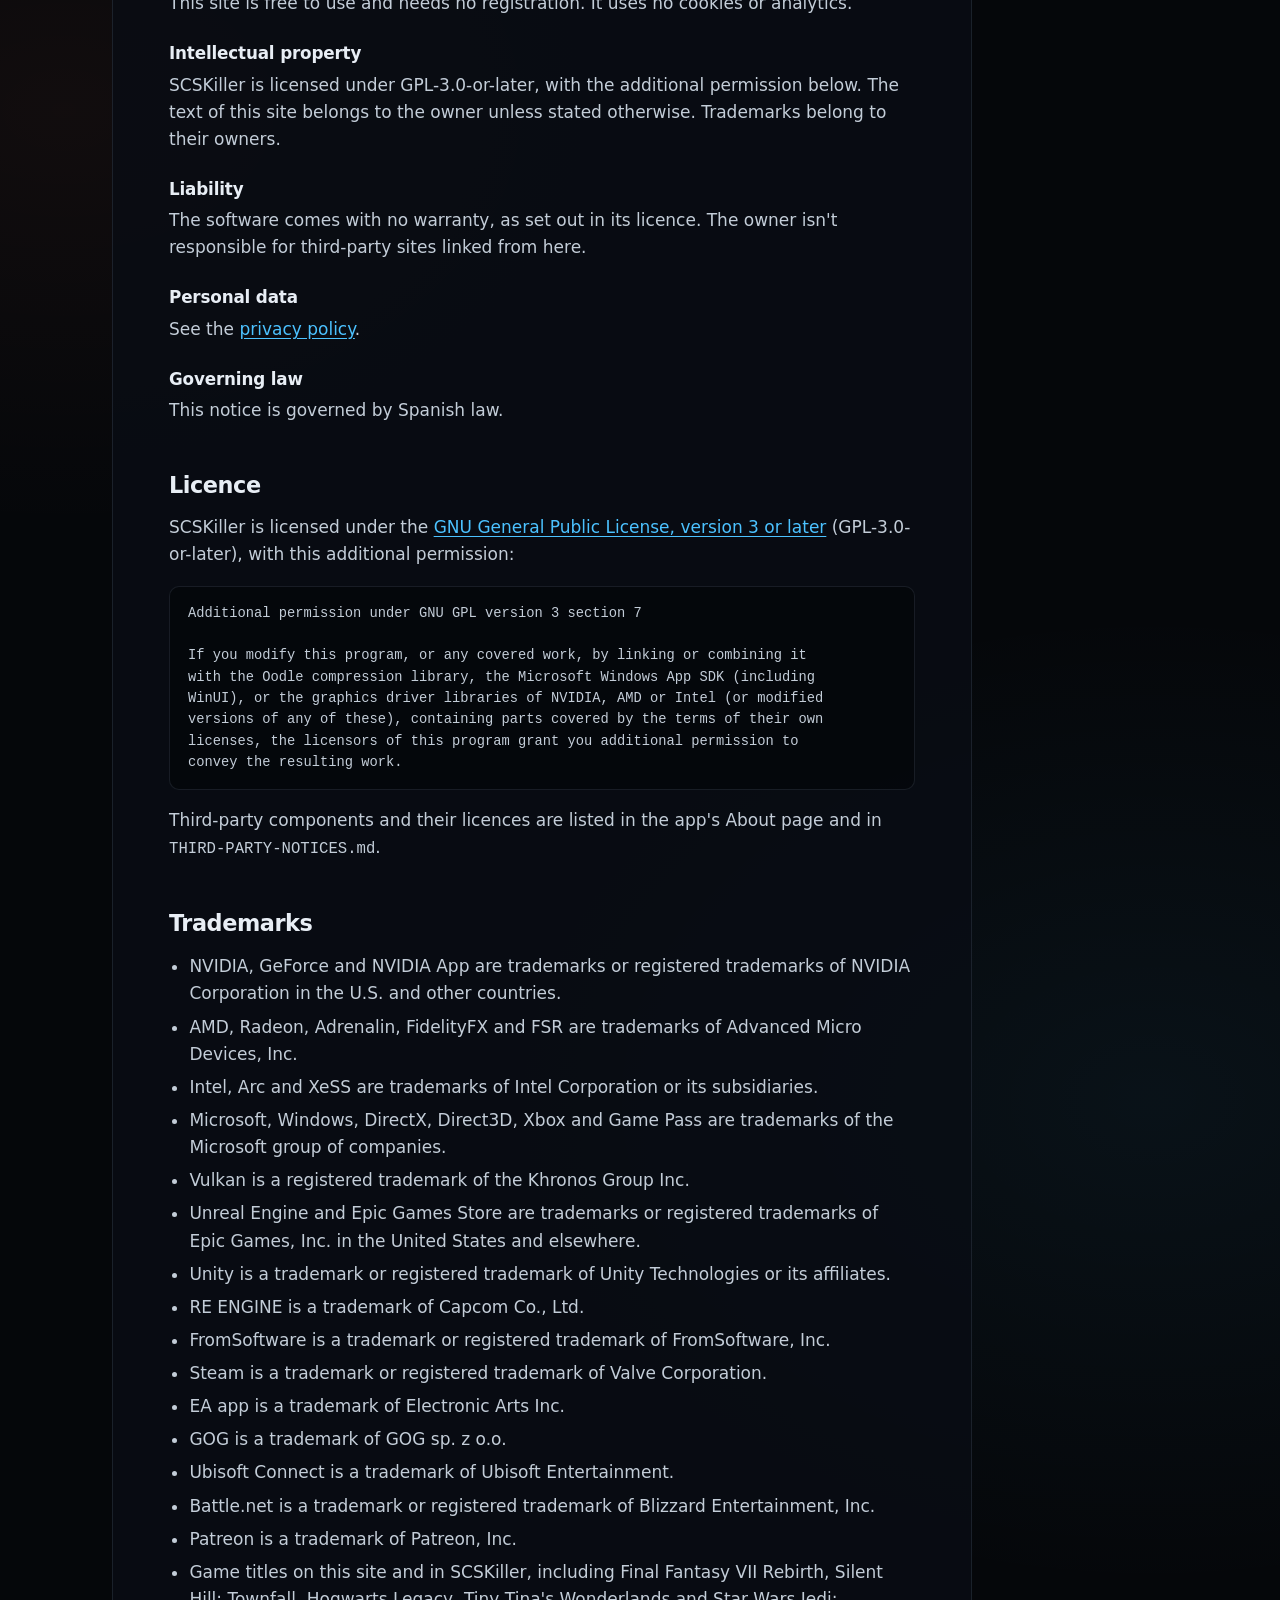
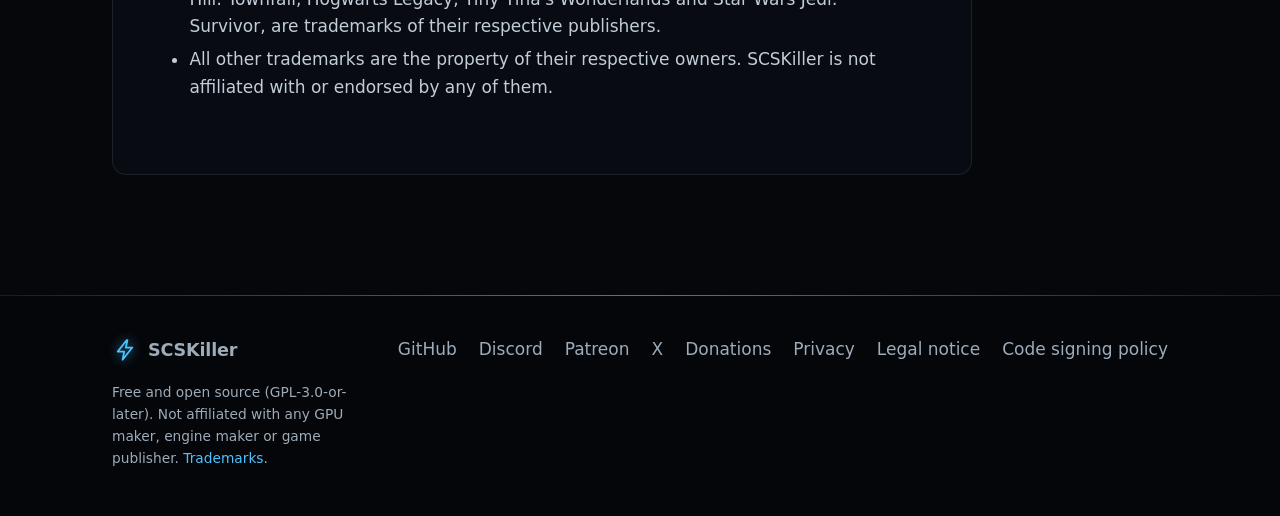
<file: legal/index.html>
<!doctype html>
<html lang="es">
<head>
<meta charset="utf-8">
<meta name="viewport" content="width=device-width, initial-scale=1">
<title>Aviso legal · Legal notice · SCSKiller</title>
<meta name="description" content="Aviso legal (LSSI-CE), licence and trademarks for SCSKiller.">
<meta name="theme-color" content="#05070a">
<meta name="color-scheme" content="dark">
<link rel="canonical" href="https://scskiller.com/legal/">
<meta property="og:title" content="Aviso legal · Legal notice · SCSKiller">
<meta property="og:description" content="Aviso legal (LSSI-CE), licence and trademarks for SCSKiller.">
<meta property="og:type" content="website">
<meta property="og:url" content="https://scskiller.com/legal/">
<meta property="og:site_name" content="SCSKiller">
<meta name="twitter:card" content="summary">
<link rel="icon" href="/assets/favicon.svg" type="image/svg+xml">
<link rel="stylesheet" href="/assets/site.css">
<script>document.documentElement.classList.add('js')</script>
<script src="/assets/bg.js" defer></script>
<script src="/assets/site.js" defer></script>
</head>
<body>
<a class="skip" href="#main">Saltar al contenido · Skip to content</a>

<header class="site-header" lang="en">
  <div class="wrap">
    <a class="brand" href="/"><svg viewBox="0 0 32 32" aria-hidden="true"><path d="M18 4 7 18h8l-2 10 12-15h-8l2-9z" fill="none" stroke="#4cc2ff" stroke-width="2.2" stroke-linejoin="round"/></svg>SCSKiller</a>
    <nav class="nav" aria-label="Main">
      <a href="/requests/">Game request list</a>
      <a href="/supported/">Supported game list</a>
      <a href="/#how">How it works</a>
      <a href="/#faq">FAQ</a>
      <a href="https://github.com/BlueHeisenberg/SCSKiller">GitHub</a>
      <a href="https://discord.gg/st7C4yCTcN">Discord</a>
      <a href="https://www.patreon.com/SCSKiller">Patreon</a>
      <a class="keep" href="/support/">Donations</a>
      <a class="btn btn-primary" href="/#download">Download</a>
    </nav>
  </div>
</header>

<main id="main" class="doc">
  <div class="band" aria-hidden="true"><canvas class="scene" data-variant="band"></canvas></div>
  <div class="wrap">
    <article class="panel">
      <h1>Aviso legal · Legal notice</h1>
      <p class="updated">Última actualización · Last updated: 28/09/2026</p>
      <ul class="toc" lang="en">
        <li><a href="#es">Español</a></li>
        <li><a href="#en">English</a></li>
        <li><a href="#licence">Licence</a></li>
        <li><a href="#trademarks">Trademarks</a></li>
      </ul>

      <section id="es" style="padding:0">
        <h2>Aviso legal</h2>
        <p>En cumplimiento del artículo 10 de la Ley 34/2002, de 11 de julio, de Servicios de la Sociedad de la Información y de Comercio Electrónico (LSSI-CE):</p>
        <table>
          <tr><th scope="row">Titular</th><td>SCSKiller</td></tr>
          <tr><th scope="row">Correo electrónico</th><td><a href="mailto:contact@scskiller.com">contact@scskiller.com</a></td></tr>
          <tr><th scope="row">Actividad</th><td>Desarrollo y distribución de SCSKiller, software libre y gratuito, y del servicio para sus mecenas en Patreon.</td></tr>
        </table>
        <h3>Uso del sitio</h3>
        <p>El acceso a este sitio es gratuito y no requiere registro. Este sitio no usa cookies ni herramientas de analítica.</p>
        <h3>Propiedad intelectual</h3>
        <p>SCSKiller se distribuye bajo la licencia GPL-3.0-or-later, con el permiso adicional indicado abajo. Los textos de este sitio son del titular salvo que se indique lo contrario. Las marcas citadas pertenecen a sus titulares.</p>
        <h3>Responsabilidad</h3>
        <p>El software se ofrece sin garantía, en los términos de su licencia. El titular no se hace responsable del contenido de sitios de terceros enlazados desde aquí.</p>
        <h3>Datos personales</h3>
        <p>Consulta la <a href="/privacy/">política de privacidad</a>.</p>
        <h3>Legislación aplicable</h3>
        <p>Este aviso se rige por la legislación española.</p>
      </section>

      <section id="en" lang="en" style="padding:0">
        <h2>Legal notice (English)</h2>
        <p>As required by article 10 of Spain's Information Society Services Act (Law 34/2002, LSSI-CE):</p>
        <table>
          <tr><th scope="row">Owner</th><td>SCSKiller</td></tr>
          <tr><th scope="row">Email</th><td><a href="mailto:contact@scskiller.com">contact@scskiller.com</a></td></tr>
          <tr><th scope="row">Activity</th><td>Development and distribution of SCSKiller, free and open-source software, and of the service for its Patreon supporters.</td></tr>
        </table>
        <h3>Using this site</h3>
        <p>This site is free to use and needs no registration. It uses no cookies or analytics.</p>
        <h3>Intellectual property</h3>
        <p>SCSKiller is licensed under GPL-3.0-or-later, with the additional permission below. The text of this site belongs to the owner unless stated otherwise. Trademarks belong to their owners.</p>
        <h3>Liability</h3>
        <p>The software comes with no warranty, as set out in its licence. The owner isn't responsible for third-party sites linked from here.</p>
        <h3>Personal data</h3>
        <p>See the <a href="/privacy/">privacy policy</a>.</p>
        <h3>Governing law</h3>
        <p>This notice is governed by Spanish law.</p>
      </section>

      <section id="licence" lang="en" style="padding:0">
        <h2>Licence</h2>
        <p>SCSKiller is licensed under the <a href="https://www.gnu.org/licenses/gpl-3.0.html" rel="noopener">GNU General Public License, version 3 or later</a> (GPL-3.0-or-later), with this additional permission:</p>
<pre class="licence">Additional permission under GNU GPL version 3 section 7

If you modify this program, or any covered work, by linking or combining it
with the Oodle compression library, the Microsoft Windows App SDK (including
WinUI), or the graphics driver libraries of NVIDIA, AMD or Intel (or modified
versions of any of these), containing parts covered by the terms of their own
licenses, the licensors of this program grant you additional permission to
convey the resulting work.</pre>
        <p>Third-party components and their licences are listed in the app's About page and in <code>THIRD-PARTY-NOTICES.md</code>.</p>
      </section>

      <section id="trademarks" lang="en" style="padding:0">
        <h2>Trademarks</h2>
        <ul>
          <li>NVIDIA, GeForce and NVIDIA App are trademarks or registered trademarks of NVIDIA Corporation in the U.S. and other countries.</li>
          <li>AMD, Radeon, Adrenalin, FidelityFX and FSR are trademarks of Advanced Micro Devices, Inc.</li>
          <li>Intel, Arc and XeSS are trademarks of Intel Corporation or its subsidiaries.</li>
          <li>Microsoft, Windows, DirectX, Direct3D, Xbox and Game Pass are trademarks of the Microsoft group of companies.</li>
          <li>Vulkan is a registered trademark of the Khronos Group Inc.</li>
          <li>Unreal Engine and Epic Games Store are trademarks or registered trademarks of Epic Games, Inc. in the United States and elsewhere.</li>
          <li>Unity is a trademark or registered trademark of Unity Technologies or its affiliates.</li>
          <li>RE ENGINE is a trademark of Capcom Co., Ltd.</li>
          <li>FromSoftware is a trademark or registered trademark of FromSoftware, Inc.</li>
          <li>Steam is a trademark or registered trademark of Valve Corporation.</li>
          <li>EA app is a trademark of Electronic Arts Inc.</li>
          <li>GOG is a trademark of GOG sp. z o.o.</li>
          <li>Ubisoft Connect is a trademark of Ubisoft Entertainment.</li>
          <li>Battle.net is a trademark or registered trademark of Blizzard Entertainment, Inc.</li>
          <li>Patreon is a trademark of Patreon, Inc.</li>
          <li>Game titles on this site and in SCSKiller, including Final Fantasy VII Rebirth, Silent Hill: Townfall, Hogwarts Legacy, Tiny Tina's Wonderlands and Star Wars Jedi: Survivor, are trademarks of their respective publishers.</li>
          <li>All other trademarks are the property of their respective owners. SCSKiller is not affiliated with or endorsed by any of them.</li>
        </ul>
      </section>
    </article>
  </div>
</main>

<footer class="site-footer" lang="en">
  <div class="wrap">
    <div>
      <a class="brand" href="/"><svg viewBox="0 0 32 32" aria-hidden="true"><path d="M18 4 7 18h8l-2 10 12-15h-8l2-9z" fill="none" stroke="#4cc2ff" stroke-width="2.2" stroke-linejoin="round"/></svg>SCSKiller</a>
      <p class="note">Free and open source (GPL-3.0-or-later). Not affiliated with any GPU maker, engine maker or game publisher. <a href="/legal/#trademarks">Trademarks</a>.</p>
    </div>
    <nav aria-label="Footer">
      <ul>
        <li><a href="https://github.com/BlueHeisenberg/SCSKiller">GitHub</a></li>
        <li><a href="https://discord.gg/st7C4yCTcN">Discord</a></li>
        <li><a href="https://www.patreon.com/SCSKiller">Patreon</a></li>
        <li><a href="https://x.com/SCSKiller">X</a></li>
        <li><a href="/support/">Donations</a></li>
        <li><a href="/privacy/">Privacy</a></li>
        <li><a href="/legal/" aria-current="page">Legal notice</a></li>
        <li><a href="/code-signing-policy/">Code signing policy</a></li>
      </ul>
    </nav>
  </div>
</footer>
</body>
</html>
</file>
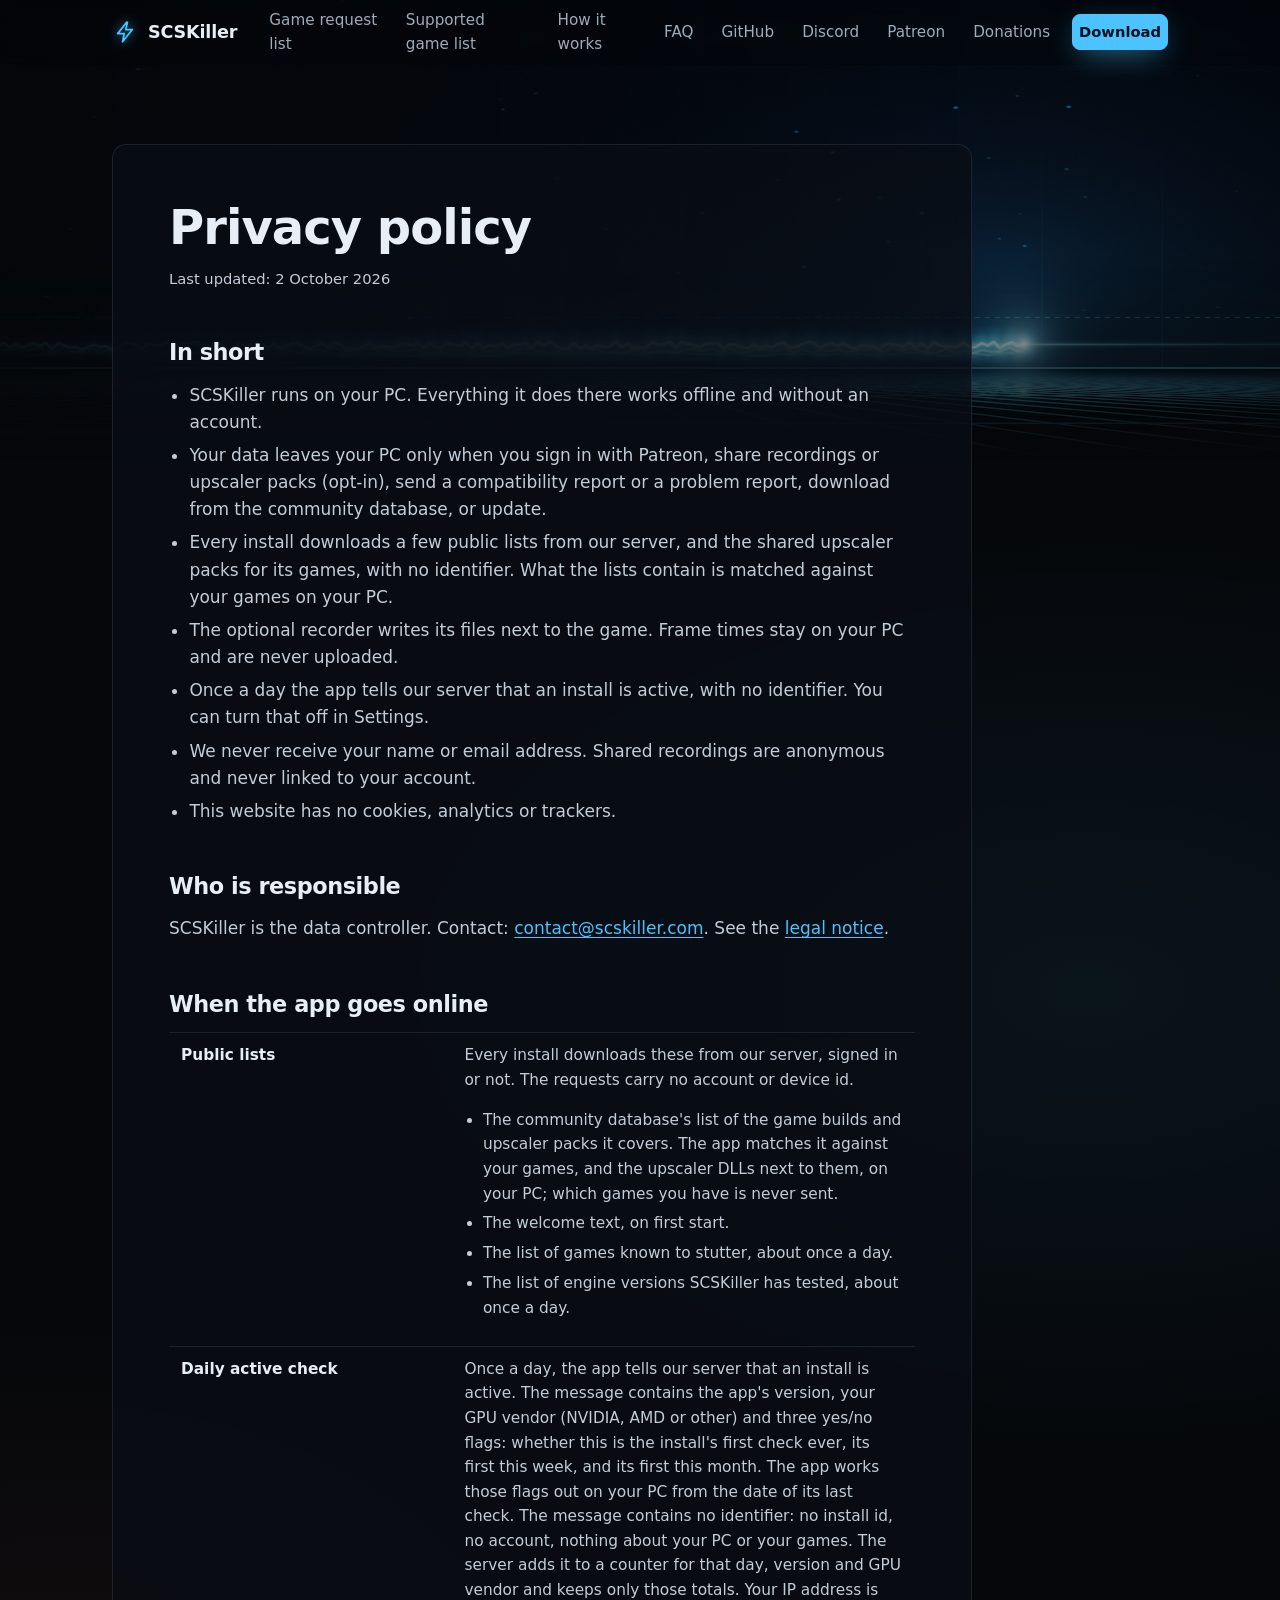
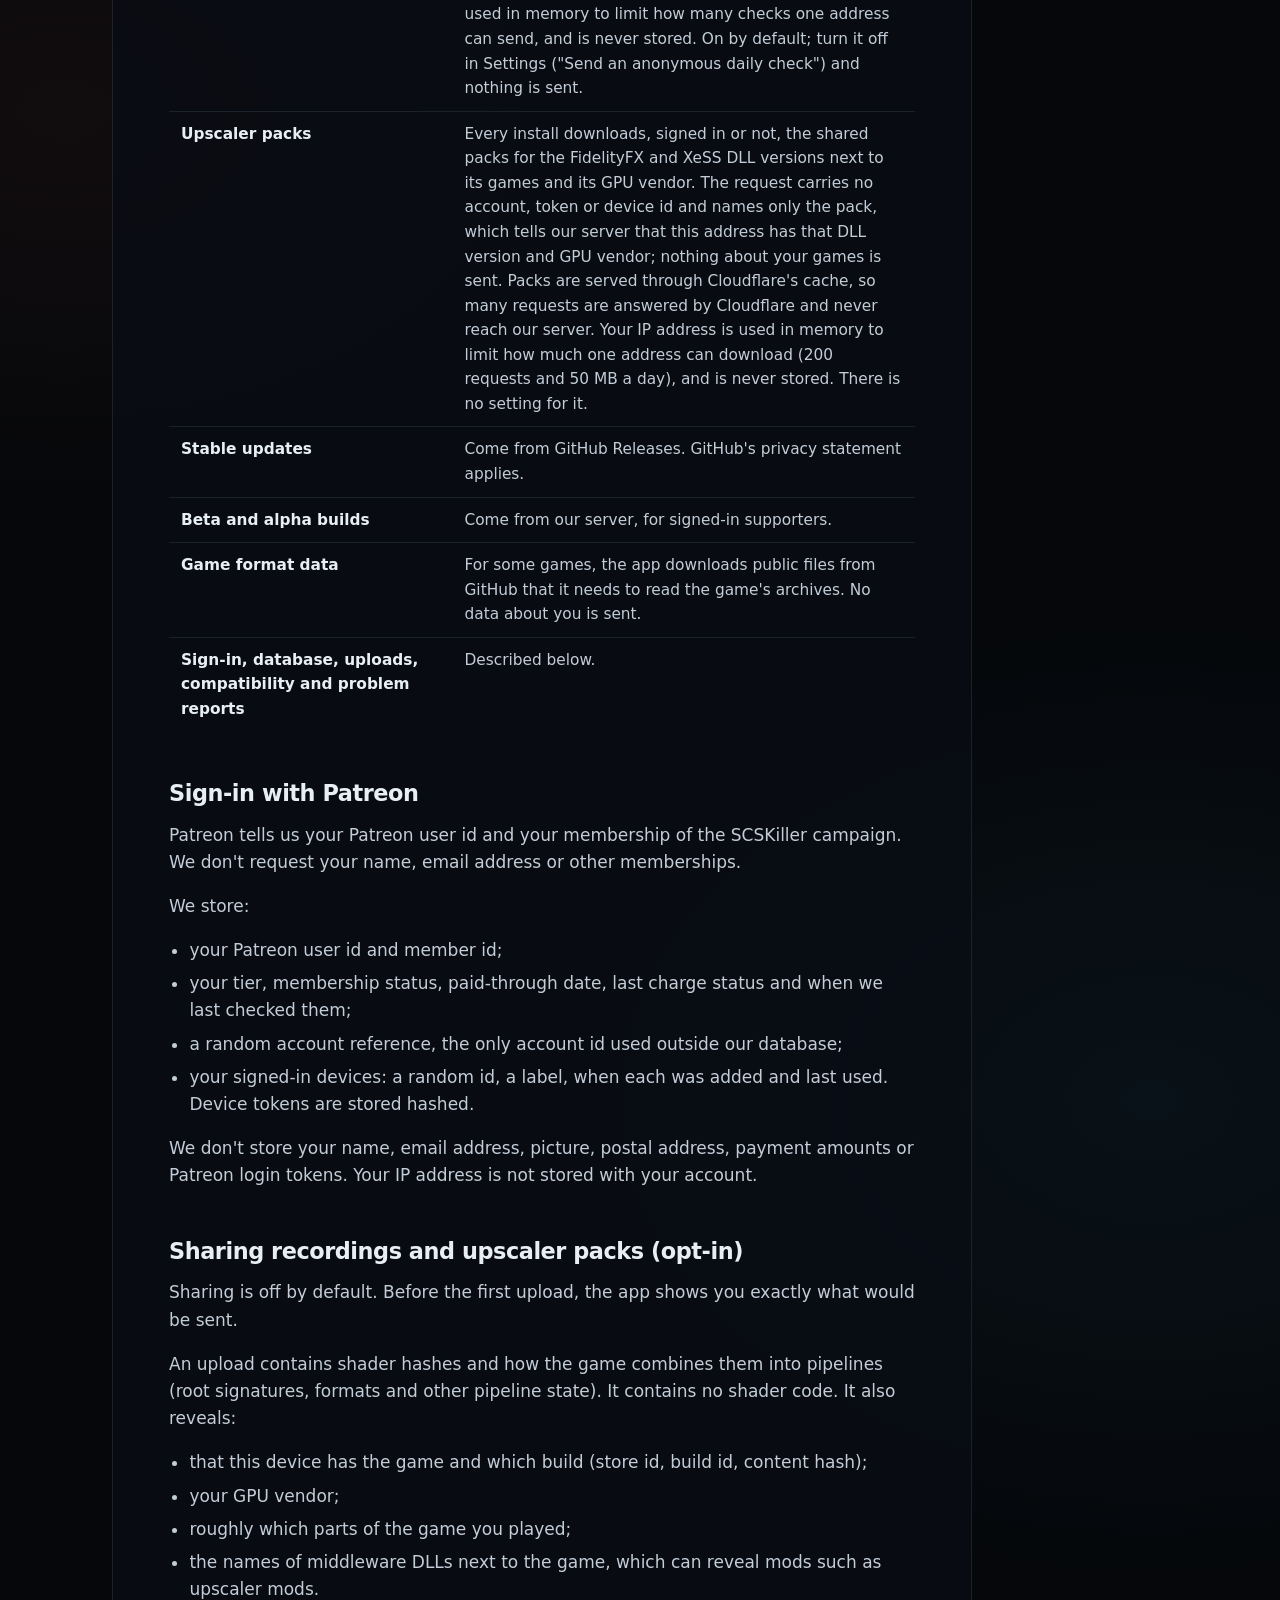
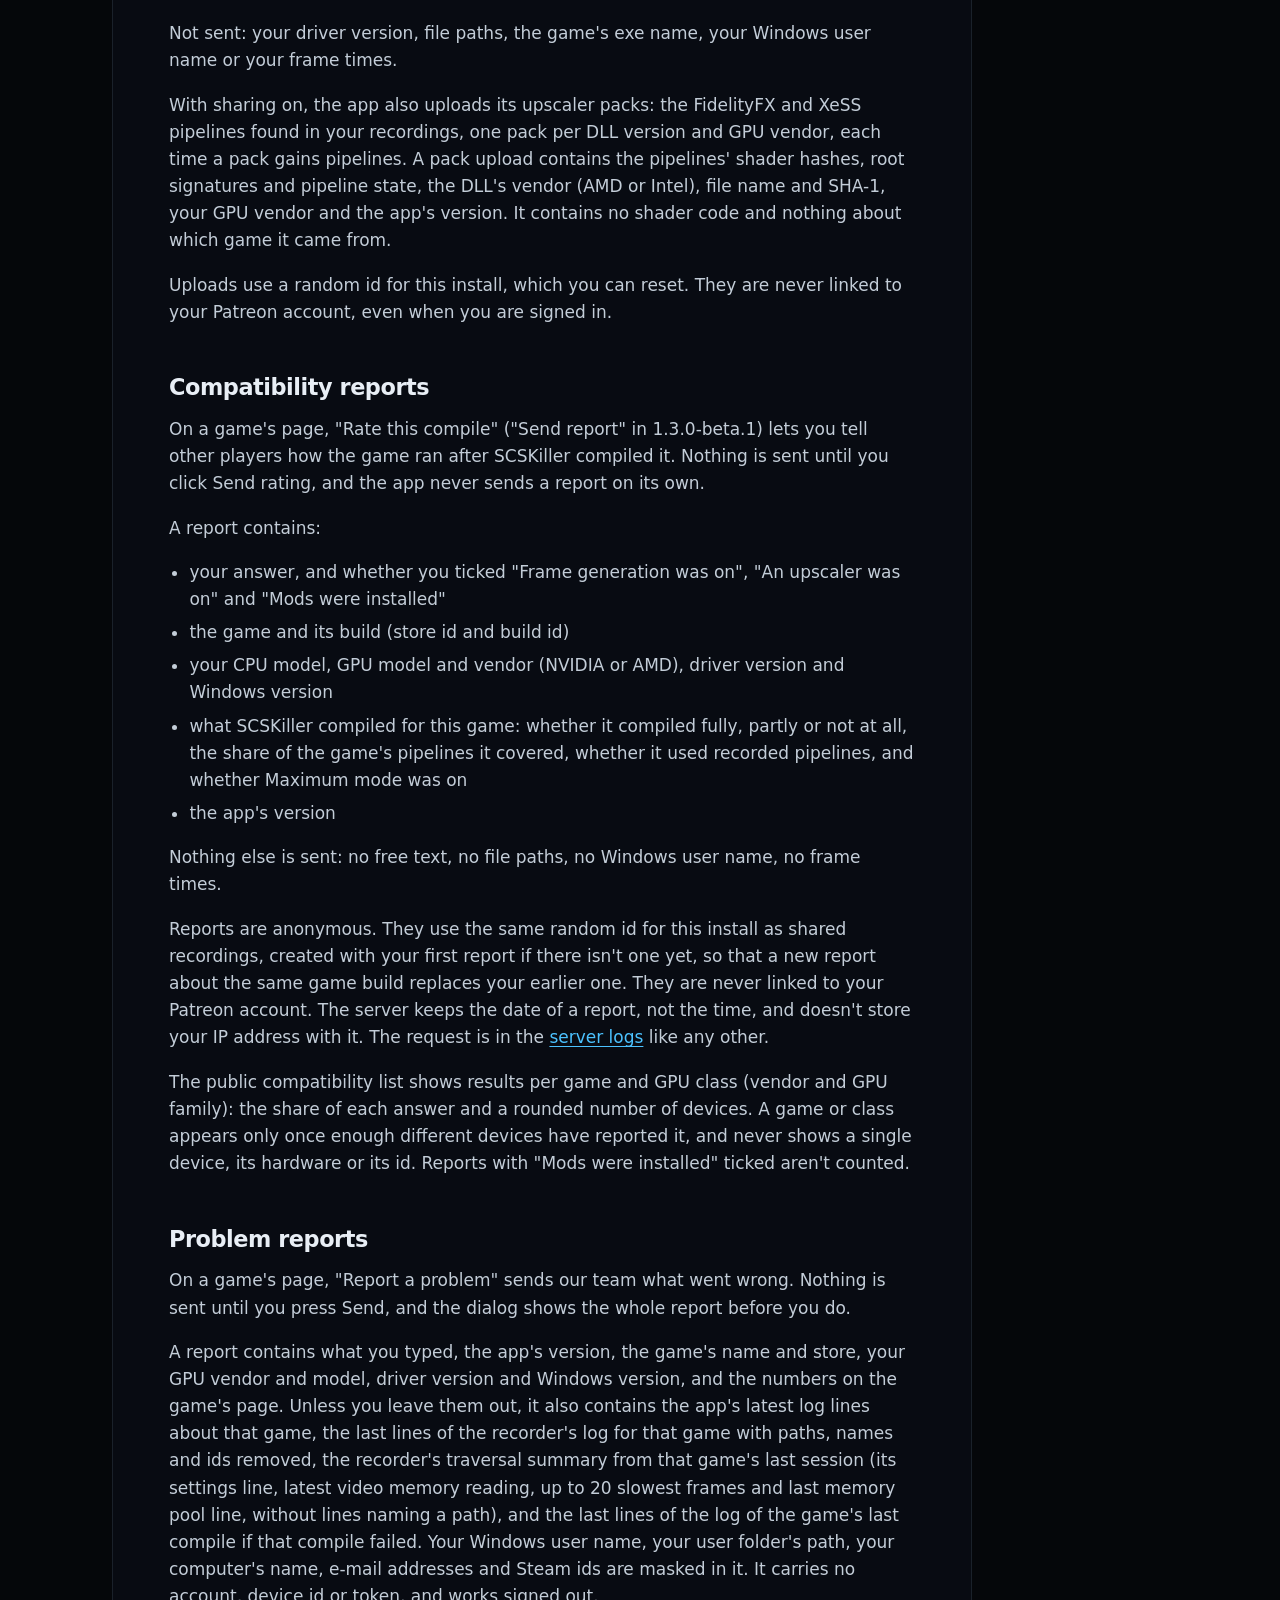
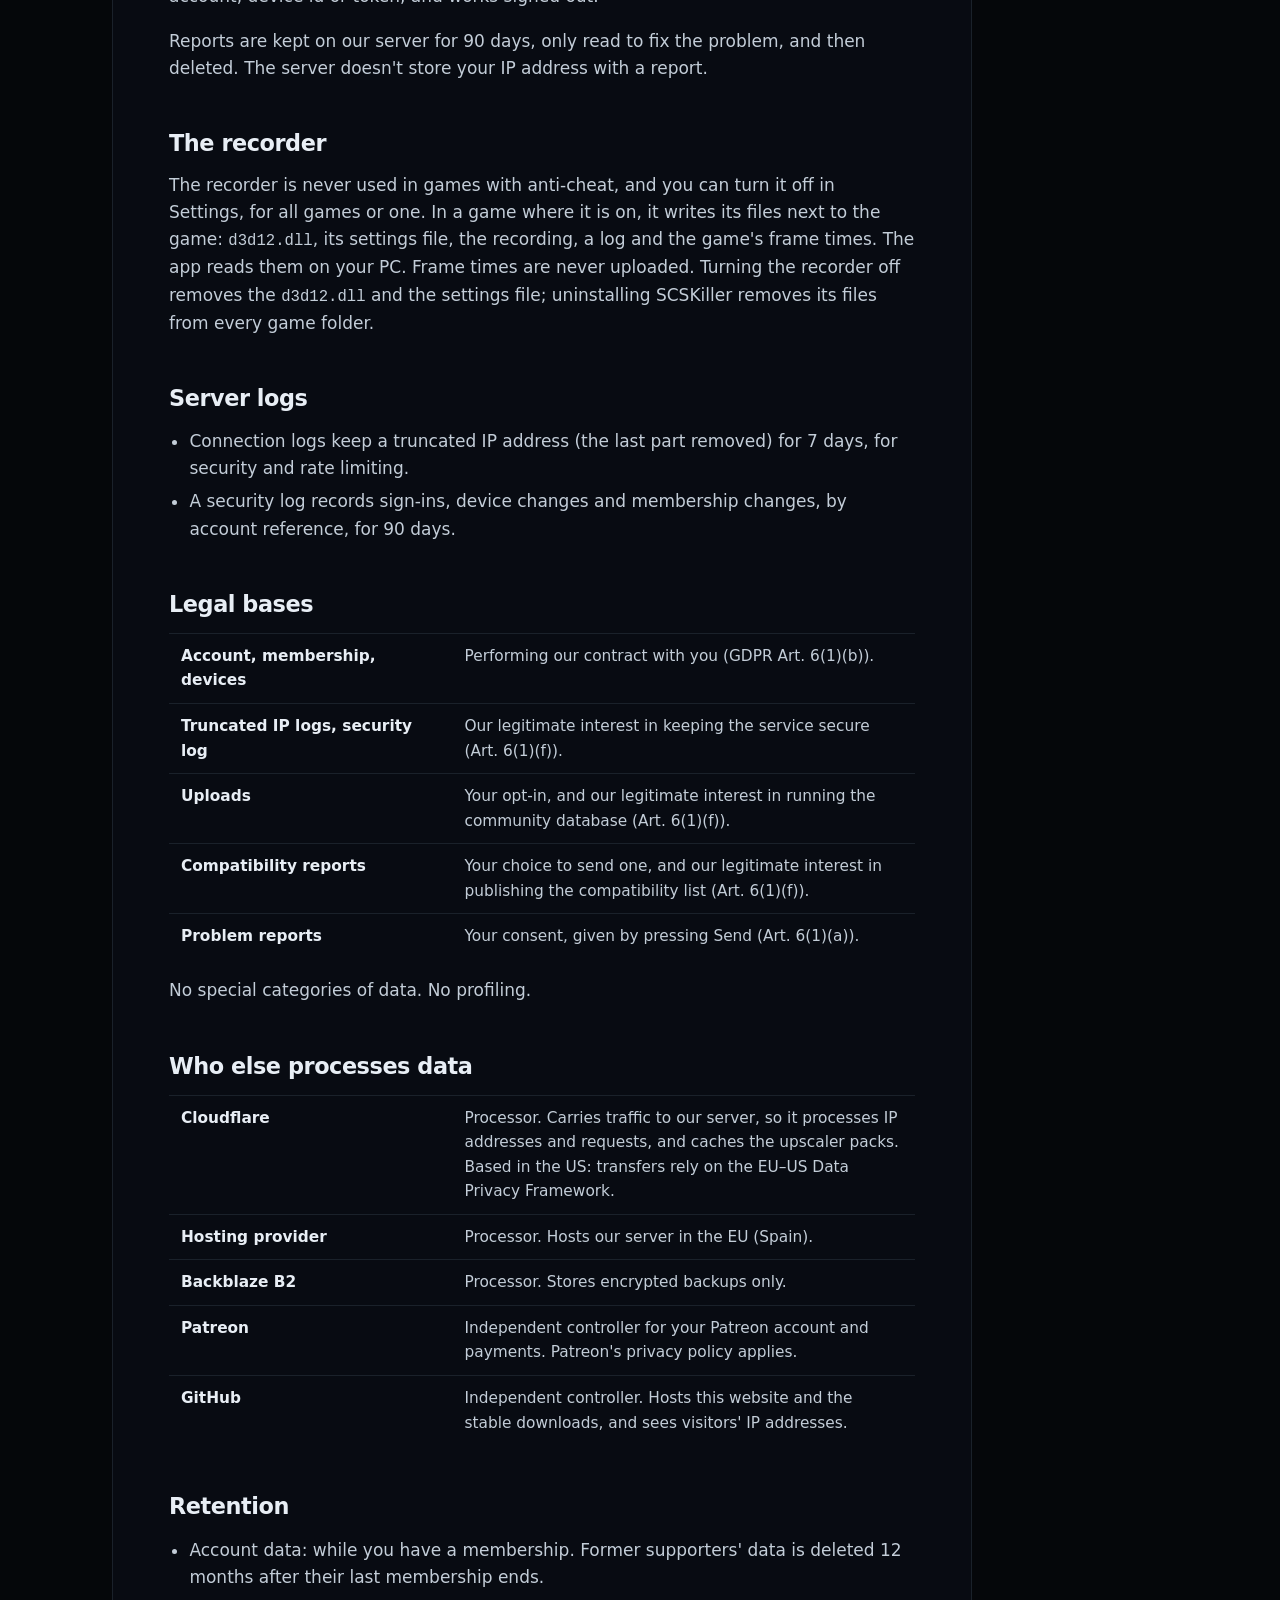
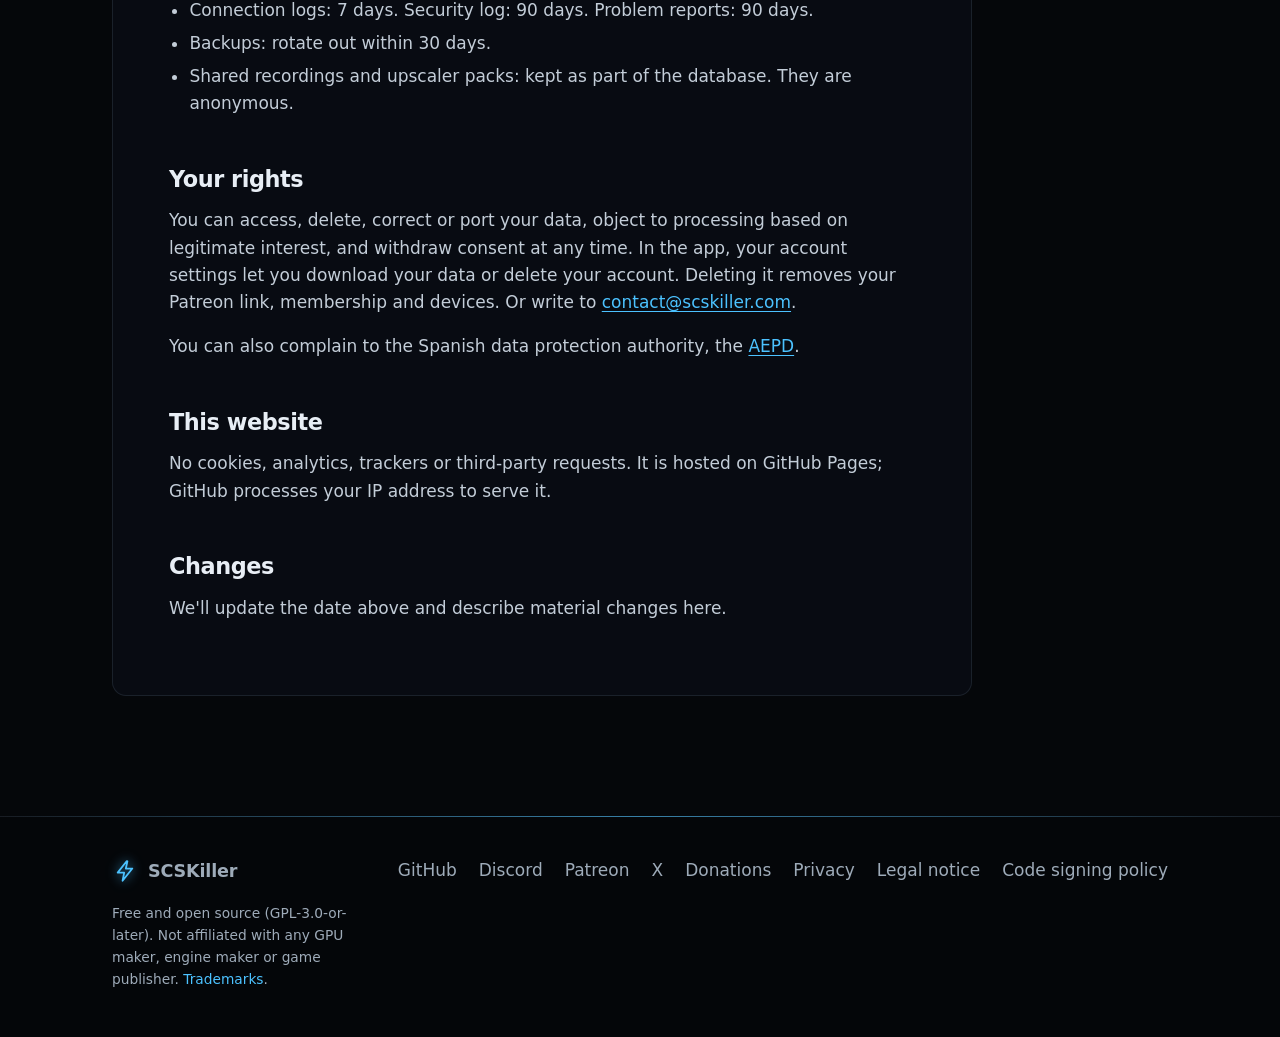
<file: privacy/index.html>
<!doctype html>
<html lang="en">
<head>
<meta charset="utf-8">
<meta name="viewport" content="width=device-width, initial-scale=1">
<title>Privacy policy · SCSKiller</title>
<meta name="description" content="What SCSKiller and its servers collect, why, for how long, and your rights.">
<meta name="theme-color" content="#05070a">
<meta name="color-scheme" content="dark">
<link rel="canonical" href="https://scskiller.com/privacy/">
<link rel="icon" href="/assets/favicon.svg" type="image/svg+xml">
<link rel="stylesheet" href="/assets/site.css">
<script>document.documentElement.classList.add('js')</script>
<script src="/assets/bg.js" defer></script>
<script src="/assets/site.js" defer></script>
</head>
<body>
<a class="skip" href="#main">Skip to content</a>

<header class="site-header">
  <div class="wrap">
    <a class="brand" href="/"><svg viewBox="0 0 32 32" aria-hidden="true"><path d="M18 4 7 18h8l-2 10 12-15h-8l2-9z" fill="none" stroke="#4cc2ff" stroke-width="2.2" stroke-linejoin="round"/></svg>SCSKiller</a>
    <nav class="nav" aria-label="Main">
      <a href="/requests/">Game request list</a>
      <a href="/supported/">Supported game list</a>
      <a href="/#how">How it works</a>
      <a href="/#faq">FAQ</a>
      <a href="https://github.com/BlueHeisenberg/SCSKiller">GitHub</a>
      <a href="https://discord.gg/st7C4yCTcN">Discord</a>
      <a href="https://www.patreon.com/SCSKiller">Patreon</a>
      <a class="keep" href="/support/">Donations</a>
      <a class="btn btn-primary" href="/#download">Download</a>
    </nav>
  </div>
</header>

<main id="main" class="doc">
  <div class="band" aria-hidden="true"><canvas class="scene" data-variant="band"></canvas></div>
  <div class="wrap">
    <article class="panel">
      <h1>Privacy policy</h1>
      <p class="updated">Last updated: 2 October 2026</p>

      <h2 id="short">In short</h2>
      <ul>
        <li>SCSKiller runs on your PC. Everything it does there works offline and without an account.</li>
        <li>Your data leaves your PC only when you sign in with Patreon, share recordings or upscaler packs (opt-in), send a compatibility report or a problem report, download from the community database, or update.</li>
        <li>Every install downloads a few public lists from our server, and the shared upscaler packs for its games, with no identifier. What the lists contain is matched against your games on your PC.</li>
        <li>The optional recorder writes its files next to the game. Frame times stay on your PC and are never uploaded.</li>
        <li>Once a day the app tells our server that an install is active, with no identifier. You can turn that off in Settings.</li>
        <li>We never receive your name or email address. Shared recordings are anonymous and never linked to your account.</li>
        <li>This website has no cookies, analytics or trackers.</li>
      </ul>

      <h2 id="controller">Who is responsible</h2>
      <p>SCSKiller is the data controller. Contact: <a href="mailto:contact@scskiller.com">contact@scskiller.com</a>. See the <a href="/legal/">legal notice</a>.</p>

      <h2 id="app">When the app goes online</h2>
      <table>
        <tr><th scope="row">Public lists</th><td>Every install downloads these from our server, signed in or not. The requests carry no account or device id.
          <ul>
            <li>The community database's list of the game builds and upscaler packs it covers. The app matches it against your games, and the upscaler DLLs next to them, on your PC; which games you have is never sent.</li>
            <li>The welcome text, on first start.</li>
            <li>The list of games known to stutter, about once a day.</li>
            <li>The list of engine versions SCSKiller has tested, about once a day.</li>
          </ul></td></tr>
        <tr><th scope="row">Daily active check</th><td>Once a day, the app tells our server that an install is active. The message contains the app's version, your GPU vendor (NVIDIA, AMD or other) and three yes/no flags: whether this is the install's first check ever, its first this week, and its first this month. The app works those flags out on your PC from the date of its last check. The message contains no identifier: no install id, no account, nothing about your PC or your games. The server adds it to a counter for that day, version and GPU vendor and keeps only those totals. Your IP address is used in memory to limit how many checks one address can send, and is never stored. On by default; turn it off in Settings ("Send an anonymous daily check") and nothing is sent.</td></tr>
        <tr><th scope="row">Upscaler packs</th><td>Every install downloads, signed in or not, the shared packs for the FidelityFX and XeSS DLL versions next to its games and its GPU vendor. The request carries no account, token or device id and names only the pack, which tells our server that this address has that DLL version and GPU vendor; nothing about your games is sent. Packs are served through Cloudflare's cache, so many requests are answered by Cloudflare and never reach our server. Your IP address is used in memory to limit how much one address can download (200 requests and 50 MB a day), and is never stored. There is no setting for it.</td></tr>
        <tr><th scope="row">Stable updates</th><td>Come from GitHub Releases. GitHub's privacy statement applies.</td></tr>
        <tr><th scope="row">Beta and alpha builds</th><td>Come from our server, for signed-in supporters.</td></tr>
        <tr><th scope="row">Game format data</th><td>For some games, the app downloads public files from GitHub that it needs to read the game's archives. No data about you is sent.</td></tr>
        <tr><th scope="row">Sign-in, database, uploads, compatibility and problem reports</th><td>Described below.</td></tr>
      </table>

      <h2 id="signin">Sign-in with Patreon</h2>
      <p>Patreon tells us your Patreon user id and your membership of the SCSKiller campaign. We don't request your name, email address or other memberships.</p>
      <p>We store:</p>
      <ul>
        <li>your Patreon user id and member id;</li>
        <li>your tier, membership status, paid-through date, last charge status and when we last checked them;</li>
        <li>a random account reference, the only account id used outside our database;</li>
        <li>your signed-in devices: a random id, a label, when each was added and last used. Device tokens are stored hashed.</li>
      </ul>
      <p>We don't store your name, email address, picture, postal address, payment amounts or Patreon login tokens. Your IP address is not stored with your account.</p>

      <h2 id="uploads">Sharing recordings and upscaler packs (opt-in)</h2>
      <p>Sharing is off by default. Before the first upload, the app shows you exactly what would be sent.</p>
      <p>An upload contains shader hashes and how the game combines them into pipelines (root signatures, formats and other pipeline state). It contains no shader code. It also reveals:</p>
      <ul>
        <li>that this device has the game and which build (store id, build id, content hash);</li>
        <li>your GPU vendor;</li>
        <li>roughly which parts of the game you played;</li>
        <li>the names of middleware DLLs next to the game, which can reveal mods such as upscaler mods.</li>
      </ul>
      <p>Not sent: your driver version, file paths, the game's exe name, your Windows user name or your frame times.</p>
      <p>With sharing on, the app also uploads its upscaler packs: the FidelityFX and XeSS pipelines found in your recordings, one pack per DLL version and GPU vendor, each time a pack gains pipelines. A pack upload contains the pipelines' shader hashes, root signatures and pipeline state, the DLL's vendor (AMD or Intel), file name and SHA-1, your GPU vendor and the app's version. It contains no shader code and nothing about which game it came from.</p>
      <p>Uploads use a random id for this install, which you can reset. They are never linked to your Patreon account, even when you are signed in.</p>

      <h2 id="compatibility-reports">Compatibility reports</h2>
      <p>On a game's page, "Rate this compile" ("Send report" in 1.3.0-beta.1) lets you tell other players how the game ran after SCSKiller compiled it. Nothing is sent until you click Send rating, and the app never sends a report on its own.</p>
      <p>A report contains:</p>
      <ul>
        <li>your answer, and whether you ticked "Frame generation was on", "An upscaler was on" and "Mods were installed"</li>
        <li>the game and its build (store id and build id)</li>
        <li>your CPU model, GPU model and vendor (NVIDIA or AMD), driver version and Windows version</li>
        <li>what SCSKiller compiled for this game: whether it compiled fully, partly or not at all, the share of the game's pipelines it covered, whether it used recorded pipelines, and whether Maximum mode was on</li>
        <li>the app's version</li>
      </ul>
      <p>Nothing else is sent: no free text, no file paths, no Windows user name, no frame times.</p>
      <p>Reports are anonymous. They use the same random id for this install as shared recordings, created with your first report if there isn't one yet, so that a new report about the same game build replaces your earlier one. They are never linked to your Patreon account. The server keeps the date of a report, not the time, and doesn't store your IP address with it. The request is in the <a href="#logs">server logs</a> like any other.</p>
      <p>The public compatibility list shows results per game and GPU class (vendor and GPU family): the share of each answer and a rounded number of devices. A game or class appears only once enough different devices have reported it, and never shows a single device, its hardware or its id. Reports with "Mods were installed" ticked aren't counted.</p>
      <h2 id="problem-reports">Problem reports</h2>
      <p>On a game's page, "Report a problem" sends our team what went wrong. Nothing is sent until you press Send, and the dialog shows the whole report before you do.</p>
      <p>A report contains what you typed, the app's version, the game's name and store, your GPU vendor and model, driver version and Windows version, and the numbers on the game's page. Unless you leave them out, it also contains the app's latest log lines about that game, the last lines of the recorder's log for that game with paths, names and ids removed, the recorder's traversal summary from that game's last session (its settings line, latest video memory reading, up to 20 slowest frames and last memory pool line, without lines naming a path), and the last lines of the log of the game's last compile if that compile failed. Your Windows user name, your user folder's path, your computer's name, e-mail addresses and Steam ids are masked in it. It carries no account, device id or token, and works signed out.</p>
      <p>Reports are kept on our server for 90 days, only read to fix the problem, and then deleted. The server doesn't store your IP address with a report.</p>

      <h2 id="recorder">The recorder</h2>
      <p>The recorder is never used in games with anti-cheat, and you can turn it off in Settings, for all games or one. In a game where it is on, it writes its files next to the game: <code>d3d12.dll</code>, its settings file, the recording, a log and the game's frame times. The app reads them on your PC. Frame times are never uploaded. Turning the recorder off removes the <code>d3d12.dll</code> and the settings file; uninstalling SCSKiller removes its files from every game folder.</p>
      <h2 id="logs">Server logs</h2>
      <ul>
        <li>Connection logs keep a truncated IP address (the last part removed) for 7 days, for security and rate limiting.</li>
        <li>A security log records sign-ins, device changes and membership changes, by account reference, for 90 days.</li>
      </ul>

      <h2 id="bases">Legal bases</h2>
      <table>
        <tr><th scope="row">Account, membership, devices</th><td>Performing our contract with you (GDPR Art. 6(1)(b)).</td></tr>
        <tr><th scope="row">Truncated IP logs, security log</th><td>Our legitimate interest in keeping the service secure (Art. 6(1)(f)).</td></tr>
        <tr><th scope="row">Uploads</th><td>Your opt-in, and our legitimate interest in running the community database (Art. 6(1)(f)).</td></tr>
        <tr><th scope="row">Compatibility reports</th><td>Your choice to send one, and our legitimate interest in publishing the compatibility list (Art. 6(1)(f)).</td></tr>
        <tr><th scope="row">Problem reports</th><td>Your consent, given by pressing Send (Art. 6(1)(a)).</td></tr>
      </table>
      <p>No special categories of data. No profiling.</p>

      <h2 id="recipients">Who else processes data</h2>
      <table>
        <tr><th scope="row">Cloudflare</th><td>Processor. Carries traffic to our server, so it processes IP addresses and requests, and caches the upscaler packs. Based in the US: transfers rely on the EU–US Data Privacy Framework.</td></tr>
        <tr><th scope="row">Hosting provider</th><td>Processor. Hosts our server in the EU (Spain).</td></tr>
        <tr><th scope="row">Backblaze B2</th><td>Processor. Stores encrypted backups only.</td></tr>
        <tr><th scope="row">Patreon</th><td>Independent controller for your Patreon account and payments. Patreon's privacy policy applies.</td></tr>
        <tr><th scope="row">GitHub</th><td>Independent controller. Hosts this website and the stable downloads, and sees visitors' IP addresses.</td></tr>
      </table>

      <h2 id="retention">Retention</h2>
      <ul>
        <li>Account data: while you have a membership. Former supporters' data is deleted 12 months after their last membership ends.</li>
        <li>Connection logs: 7 days. Security log: 90 days. Problem reports: 90 days.</li>
        <li>Backups: rotate out within 30 days.</li>
        <li>Shared recordings and upscaler packs: kept as part of the database. They are anonymous.</li>
      </ul>

      <h2 id="rights">Your rights</h2>
      <p>You can access, delete, correct or port your data, object to processing based on legitimate interest, and withdraw consent at any time. In the app, your account settings let you download your data or delete your account. Deleting it removes your Patreon link, membership and devices. Or write to <a href="mailto:contact@scskiller.com">contact@scskiller.com</a>.</p>
      <p>You can also complain to the Spanish data protection authority, the <a href="https://www.aepd.es/" rel="noopener">AEPD</a>.</p>

      <h2 id="website">This website</h2>
      <p>No cookies, analytics, trackers or third-party requests. It is hosted on GitHub Pages; GitHub processes your IP address to serve it.</p>

      <h2 id="changes">Changes</h2>
      <p>We'll update the date above and describe material changes here.</p>
    </article>
  </div>
</main>

<footer class="site-footer">
  <div class="wrap">
    <div>
      <a class="brand" href="/"><svg viewBox="0 0 32 32" aria-hidden="true"><path d="M18 4 7 18h8l-2 10 12-15h-8l2-9z" fill="none" stroke="#4cc2ff" stroke-width="2.2" stroke-linejoin="round"/></svg>SCSKiller</a>
      <p class="note">Free and open source (GPL-3.0-or-later). Not affiliated with any GPU maker, engine maker or game publisher. <a href="/legal/#trademarks">Trademarks</a>.</p>
    </div>
    <nav aria-label="Footer">
      <ul>
        <li><a href="https://github.com/BlueHeisenberg/SCSKiller">GitHub</a></li>
        <li><a href="https://discord.gg/st7C4yCTcN">Discord</a></li>
        <li><a href="https://www.patreon.com/SCSKiller">Patreon</a></li>
        <li><a href="https://x.com/SCSKiller">X</a></li>
        <li><a href="/support/">Donations</a></li>
        <li><a href="/privacy/" aria-current="page">Privacy</a></li>
        <li><a href="/legal/">Legal notice</a></li>
        <li><a href="/code-signing-policy/">Code signing policy</a></li>
      </ul>
    </nav>
  </div>
</footer>
</body>
</html>
</file>
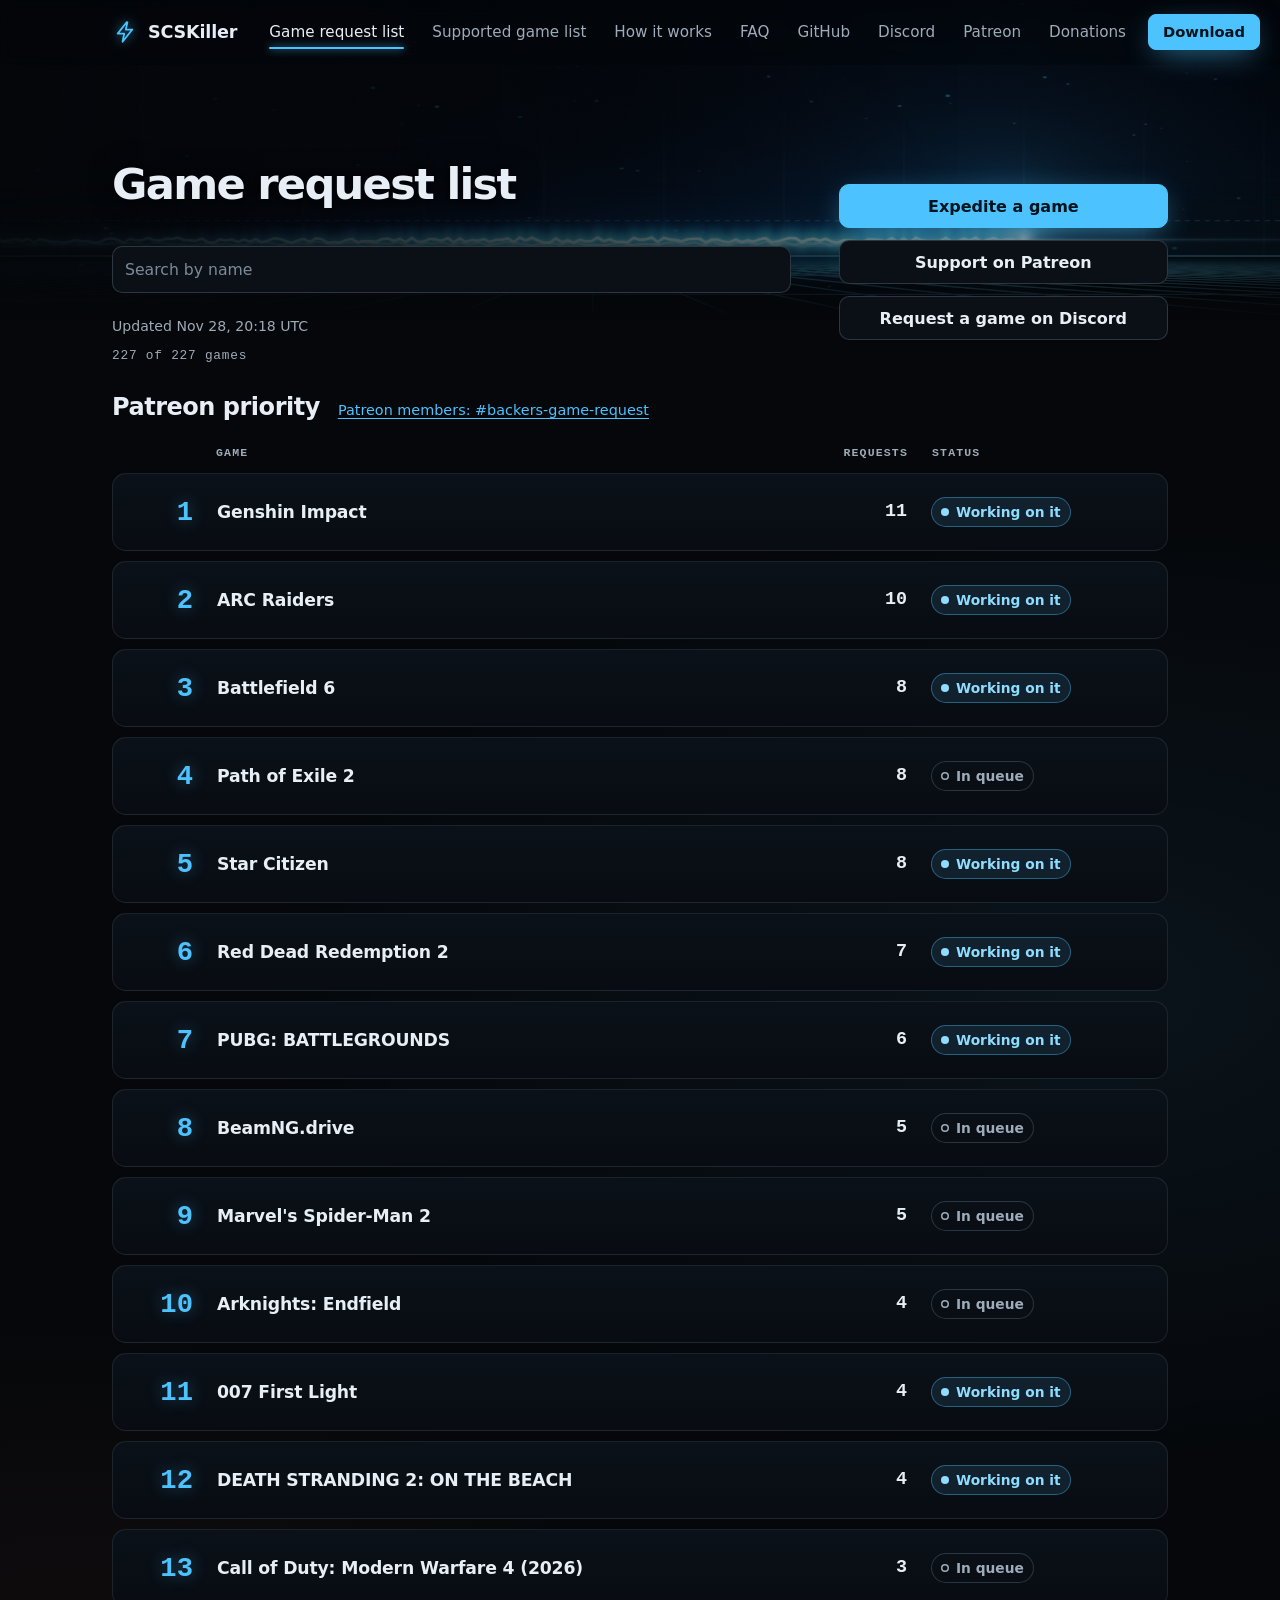
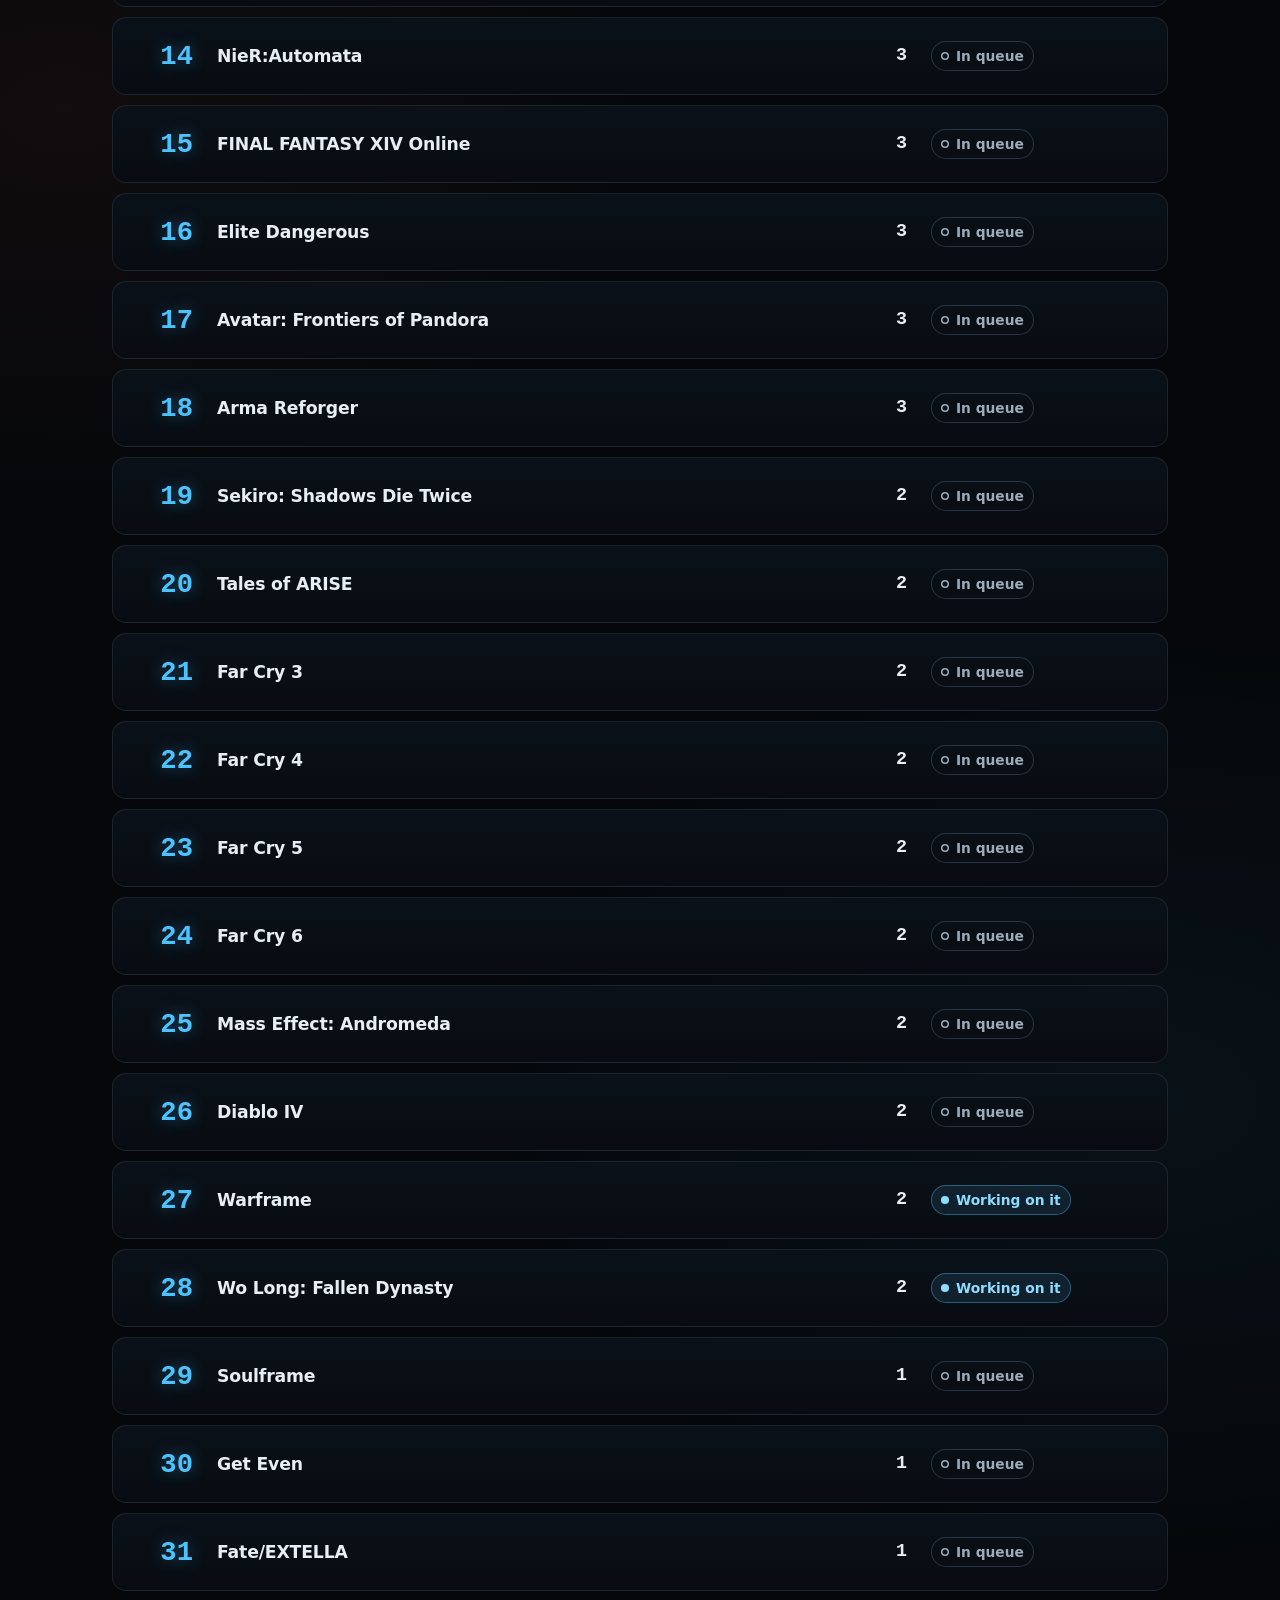
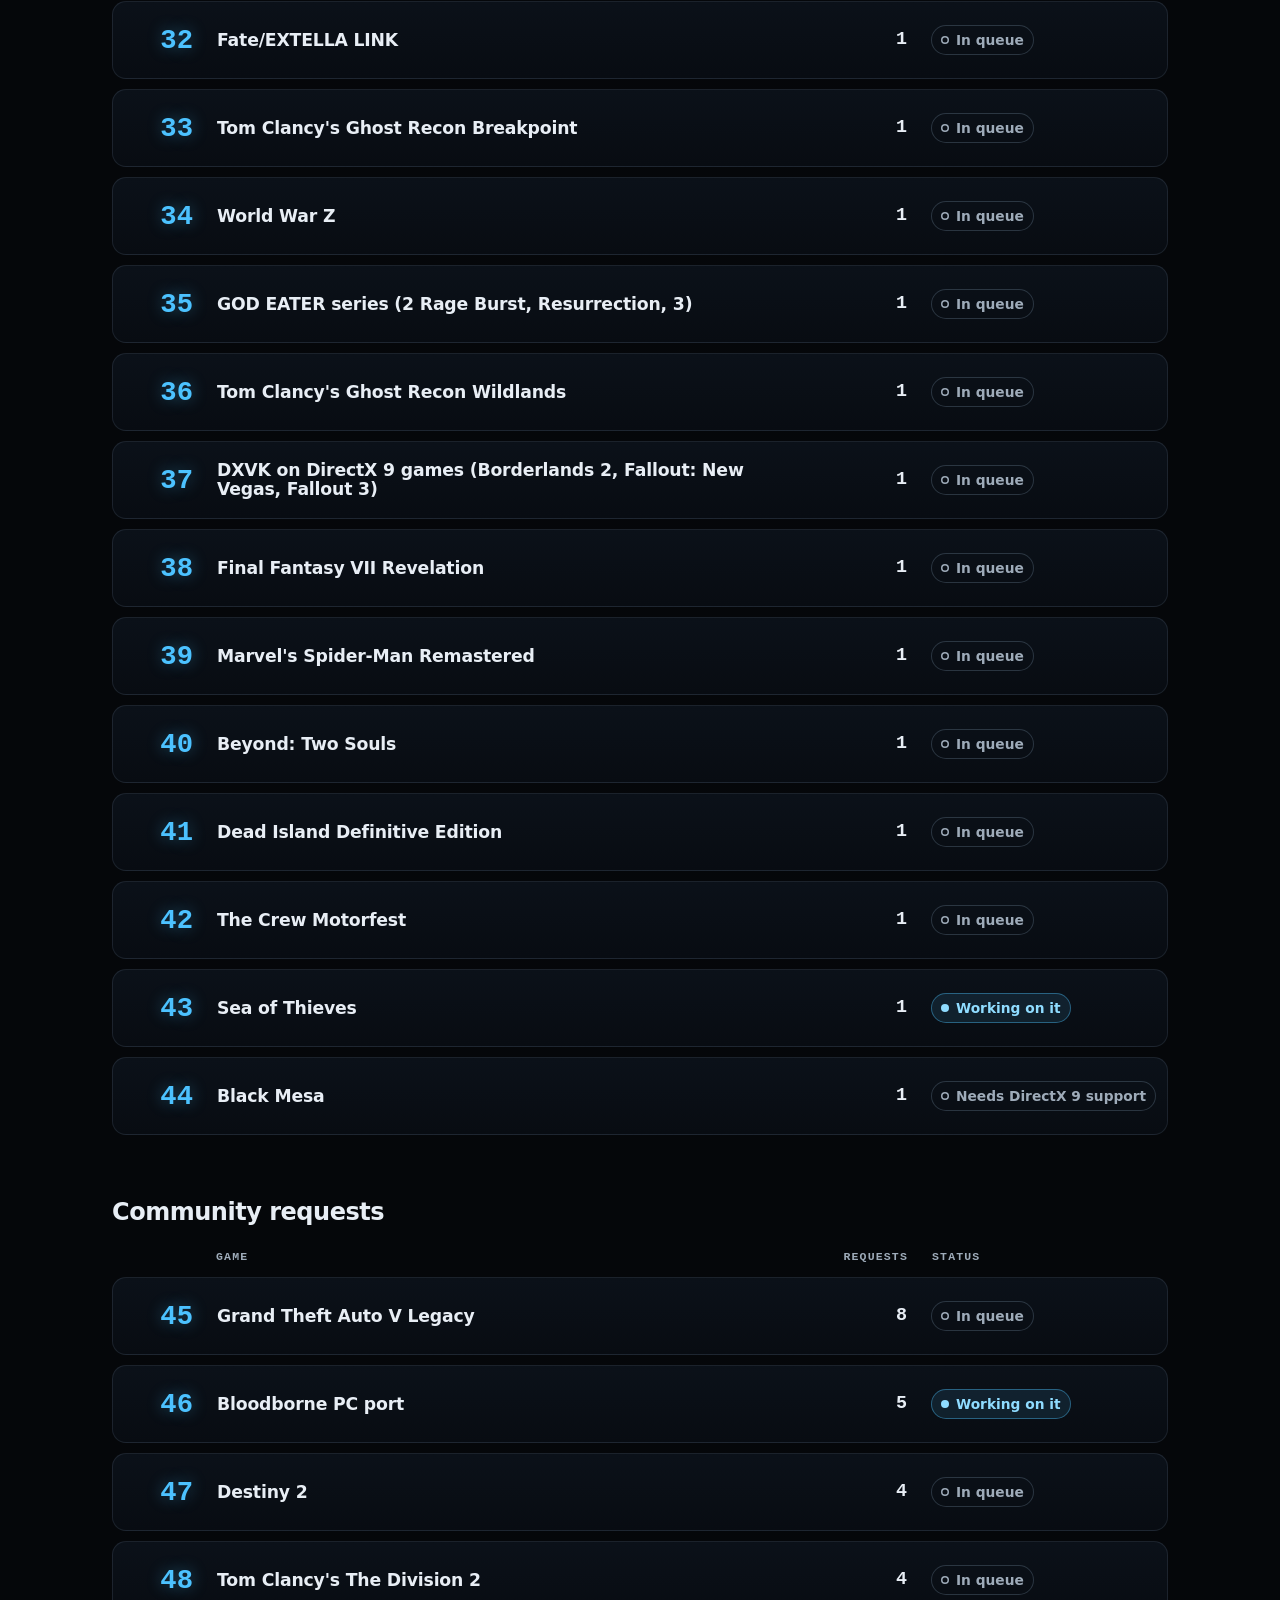
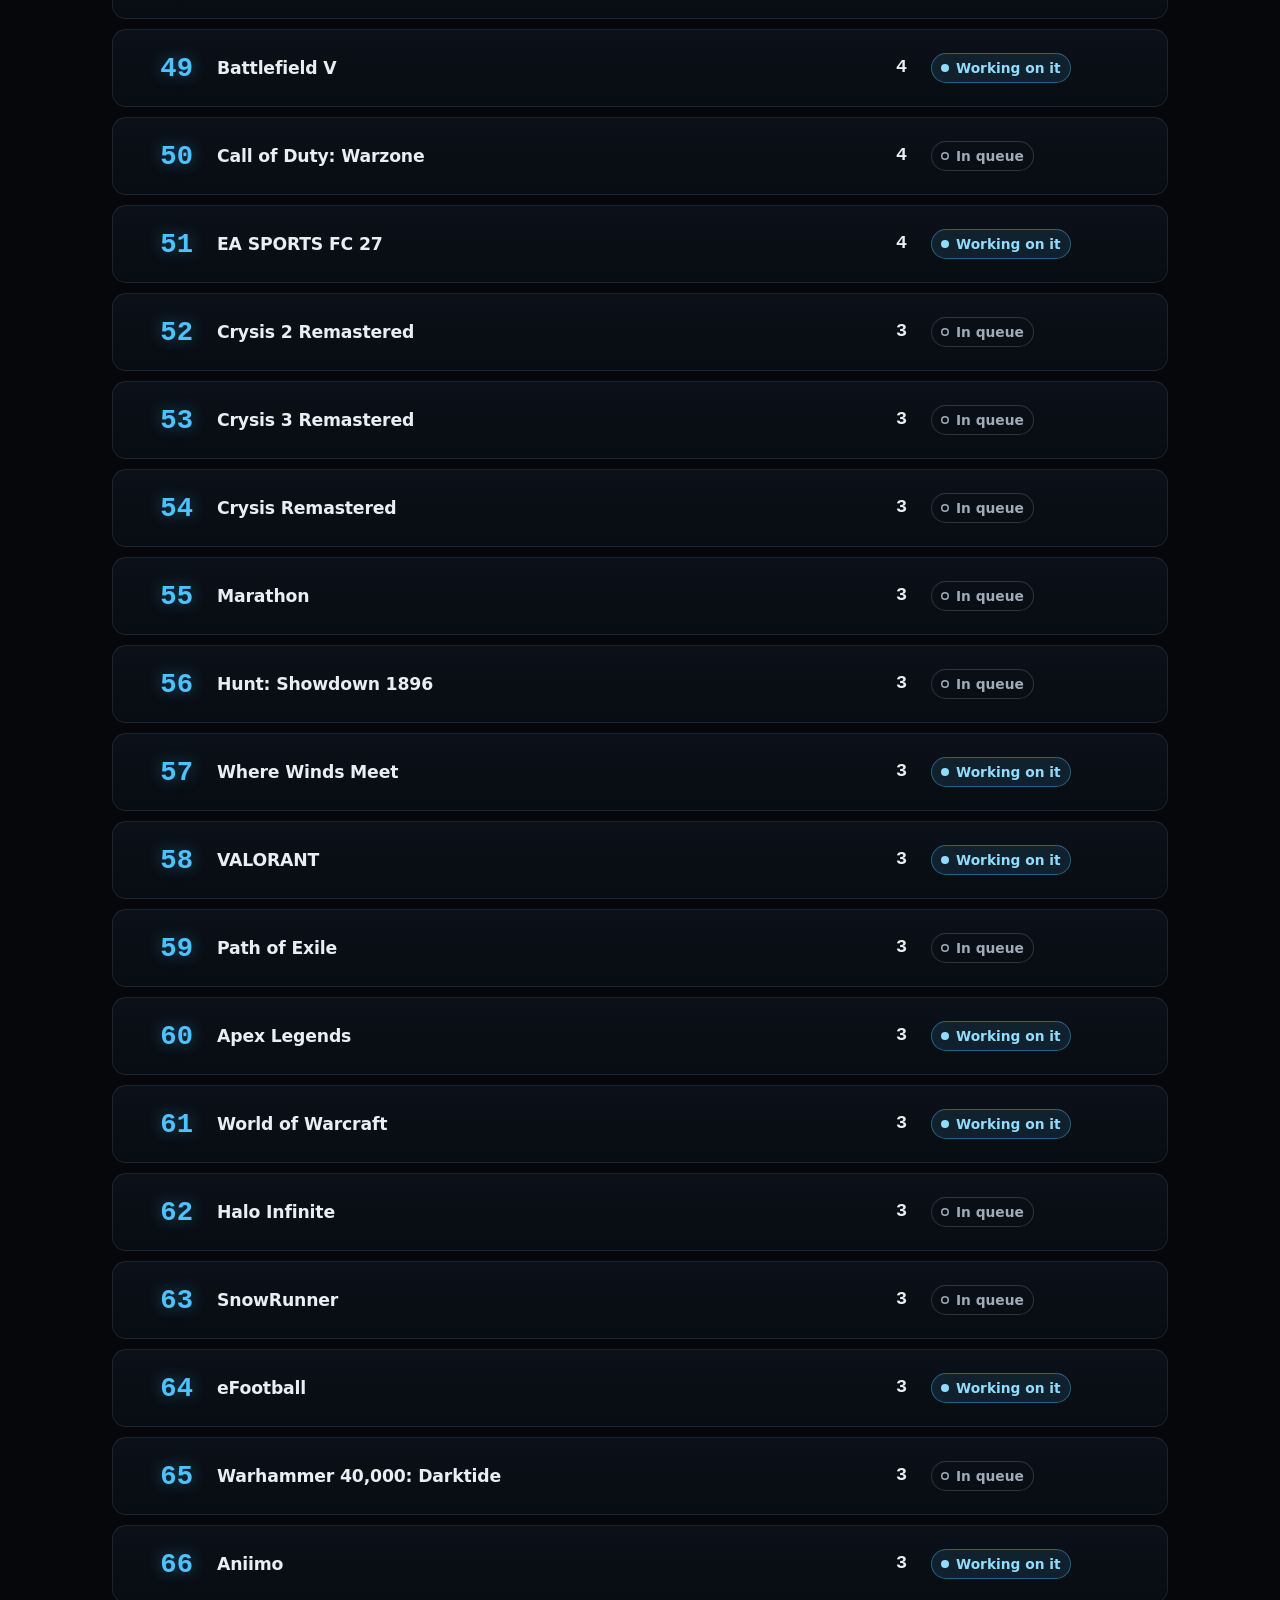
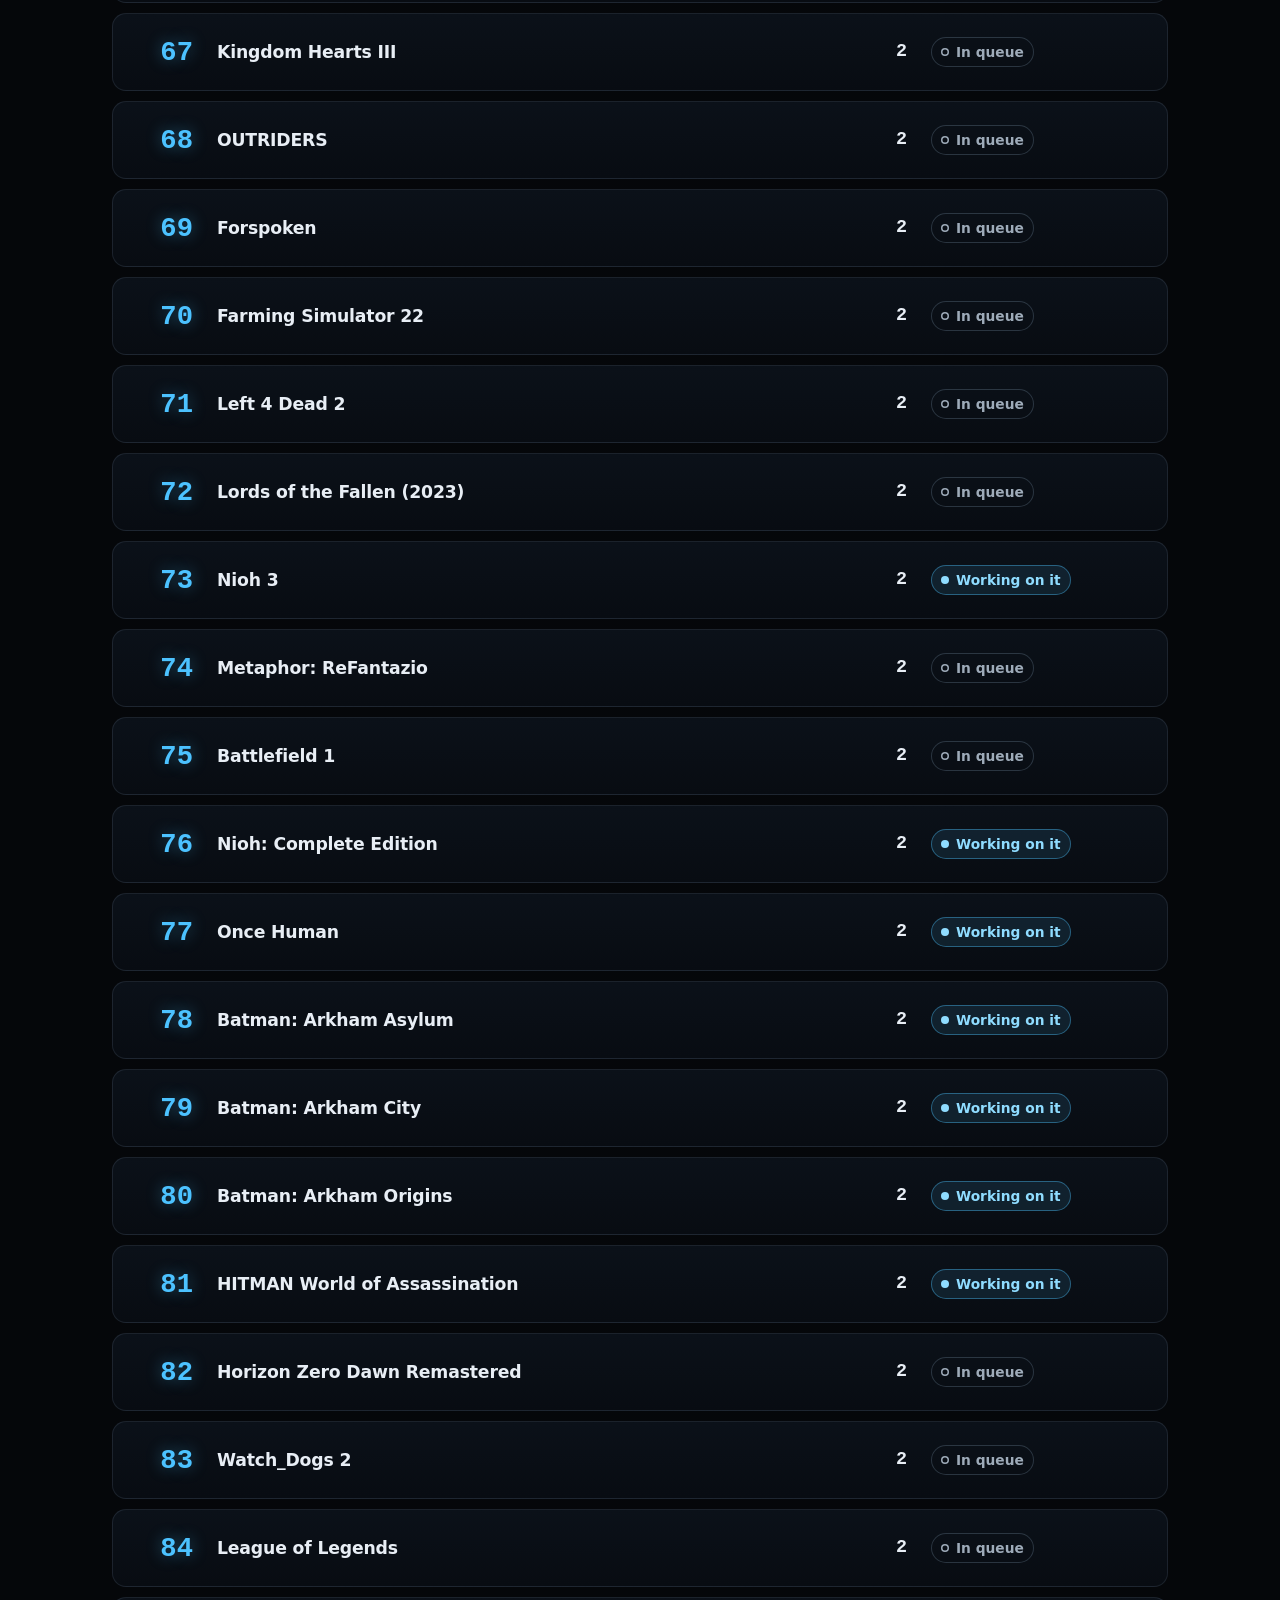
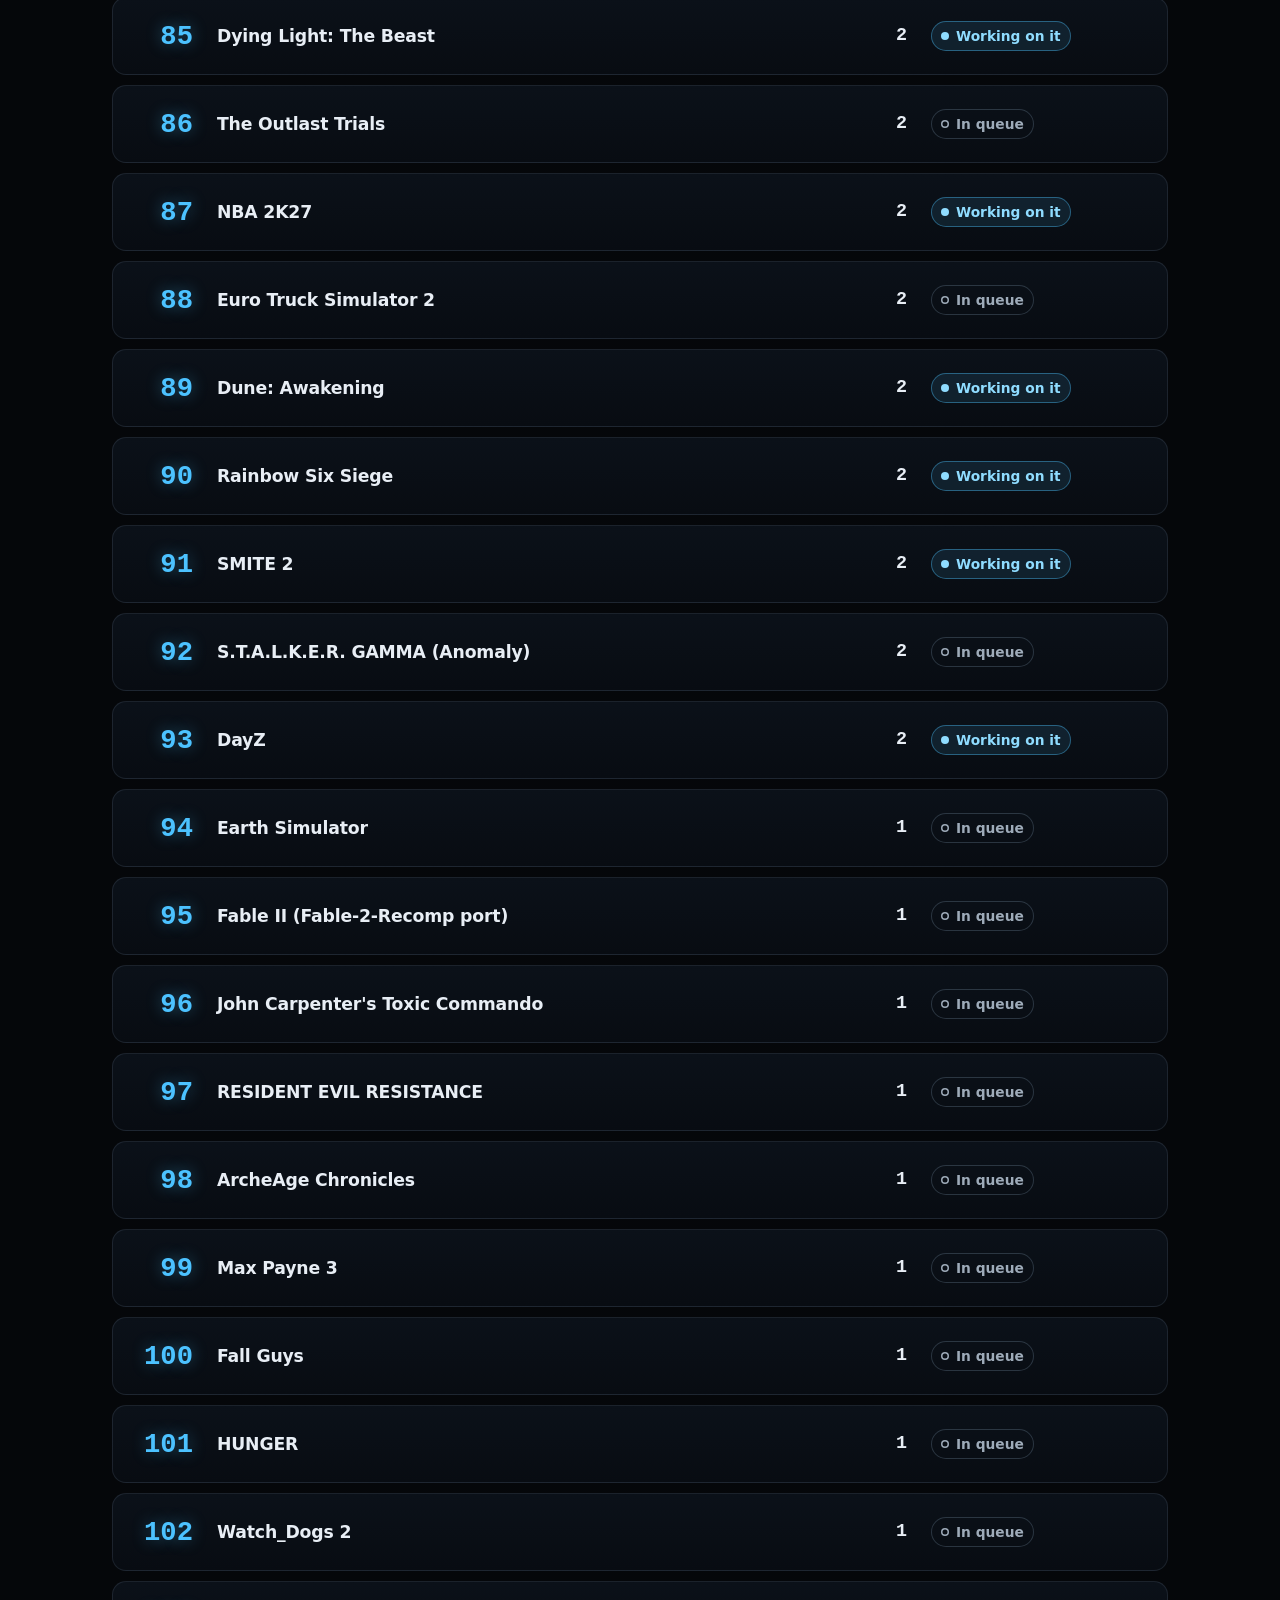
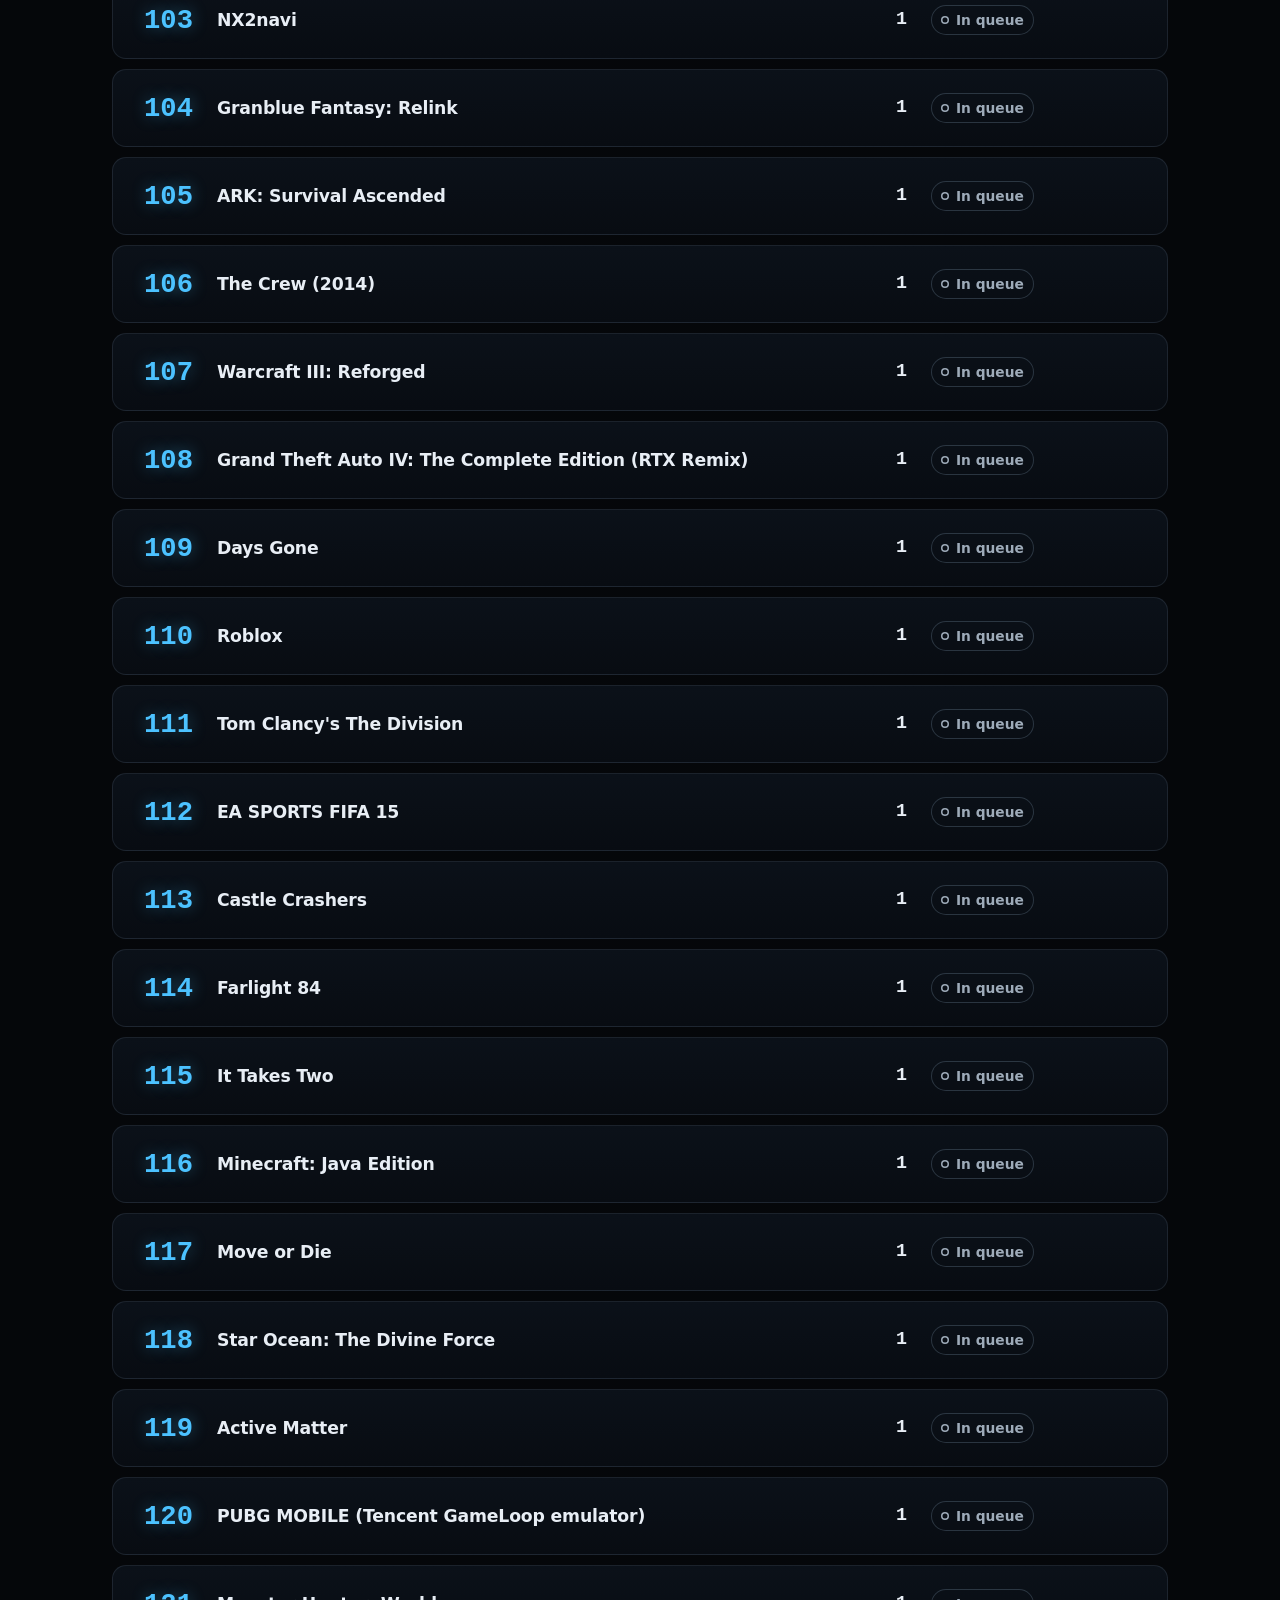
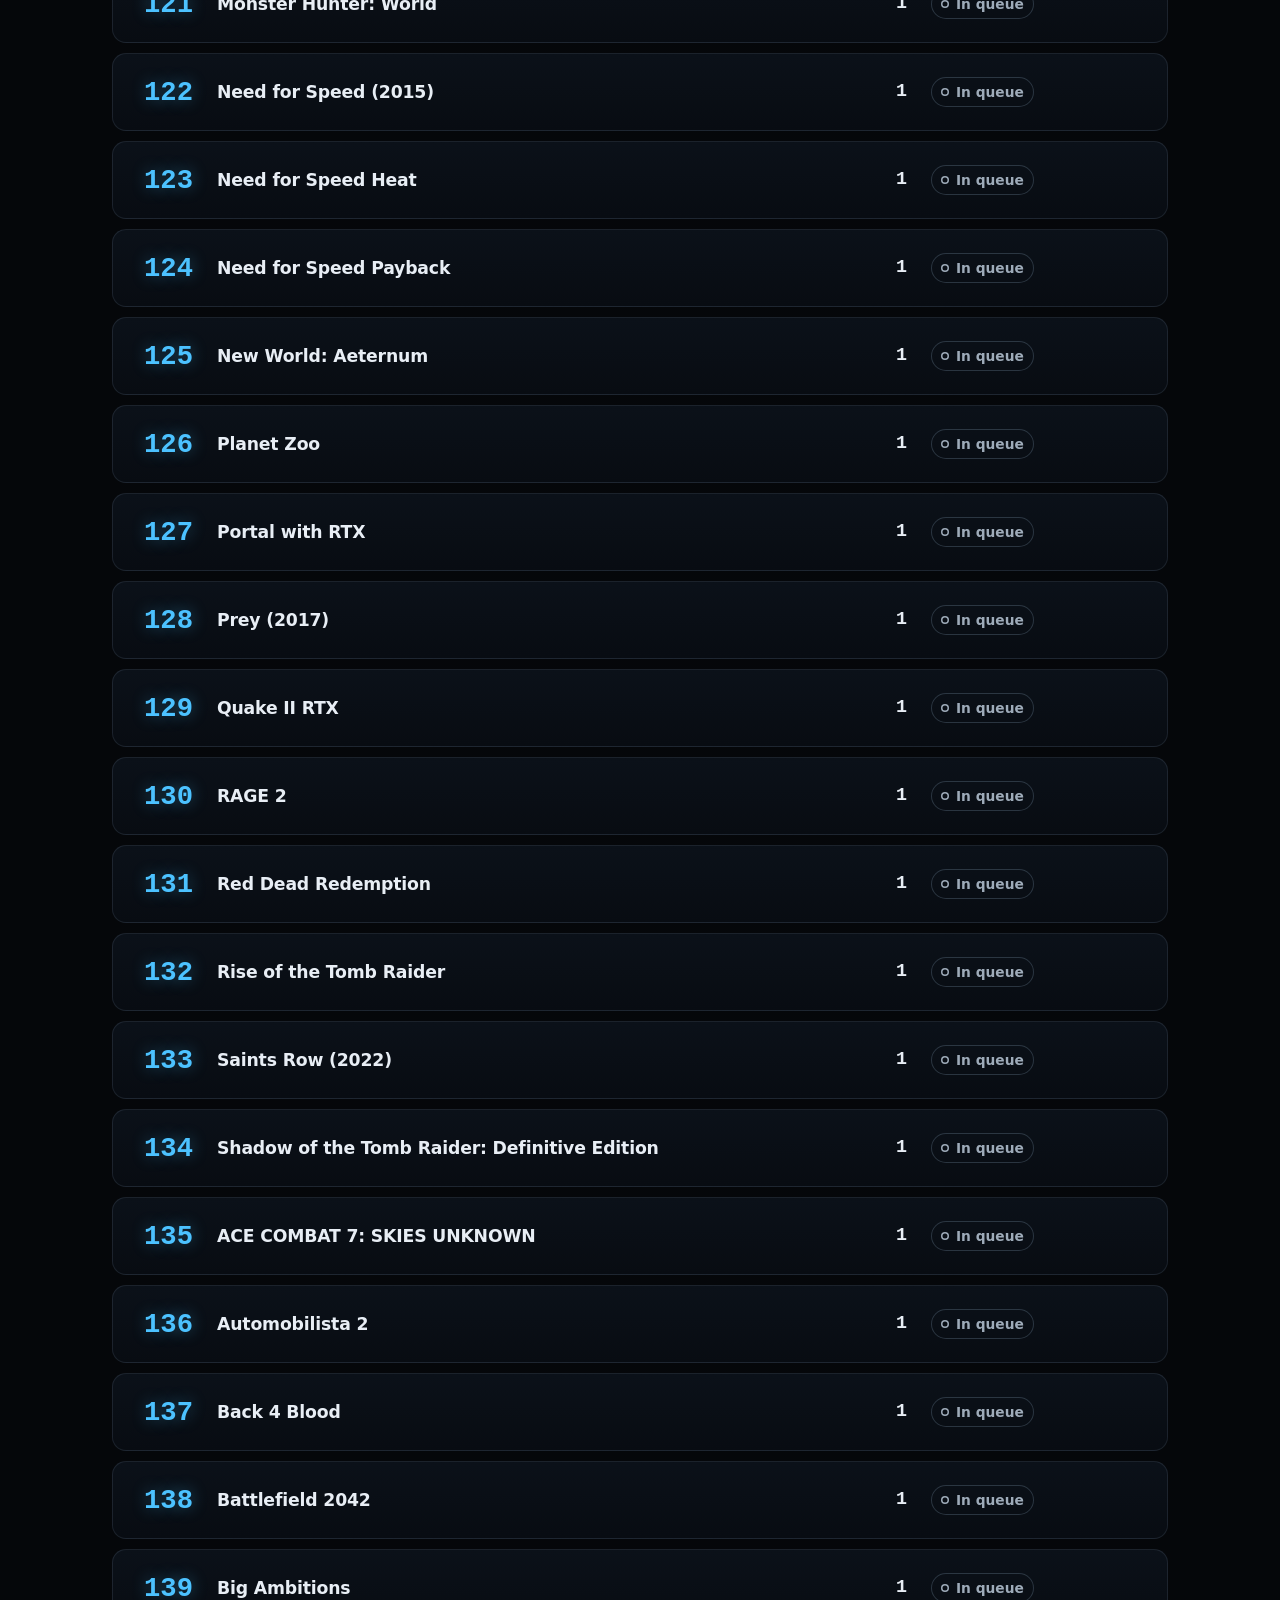
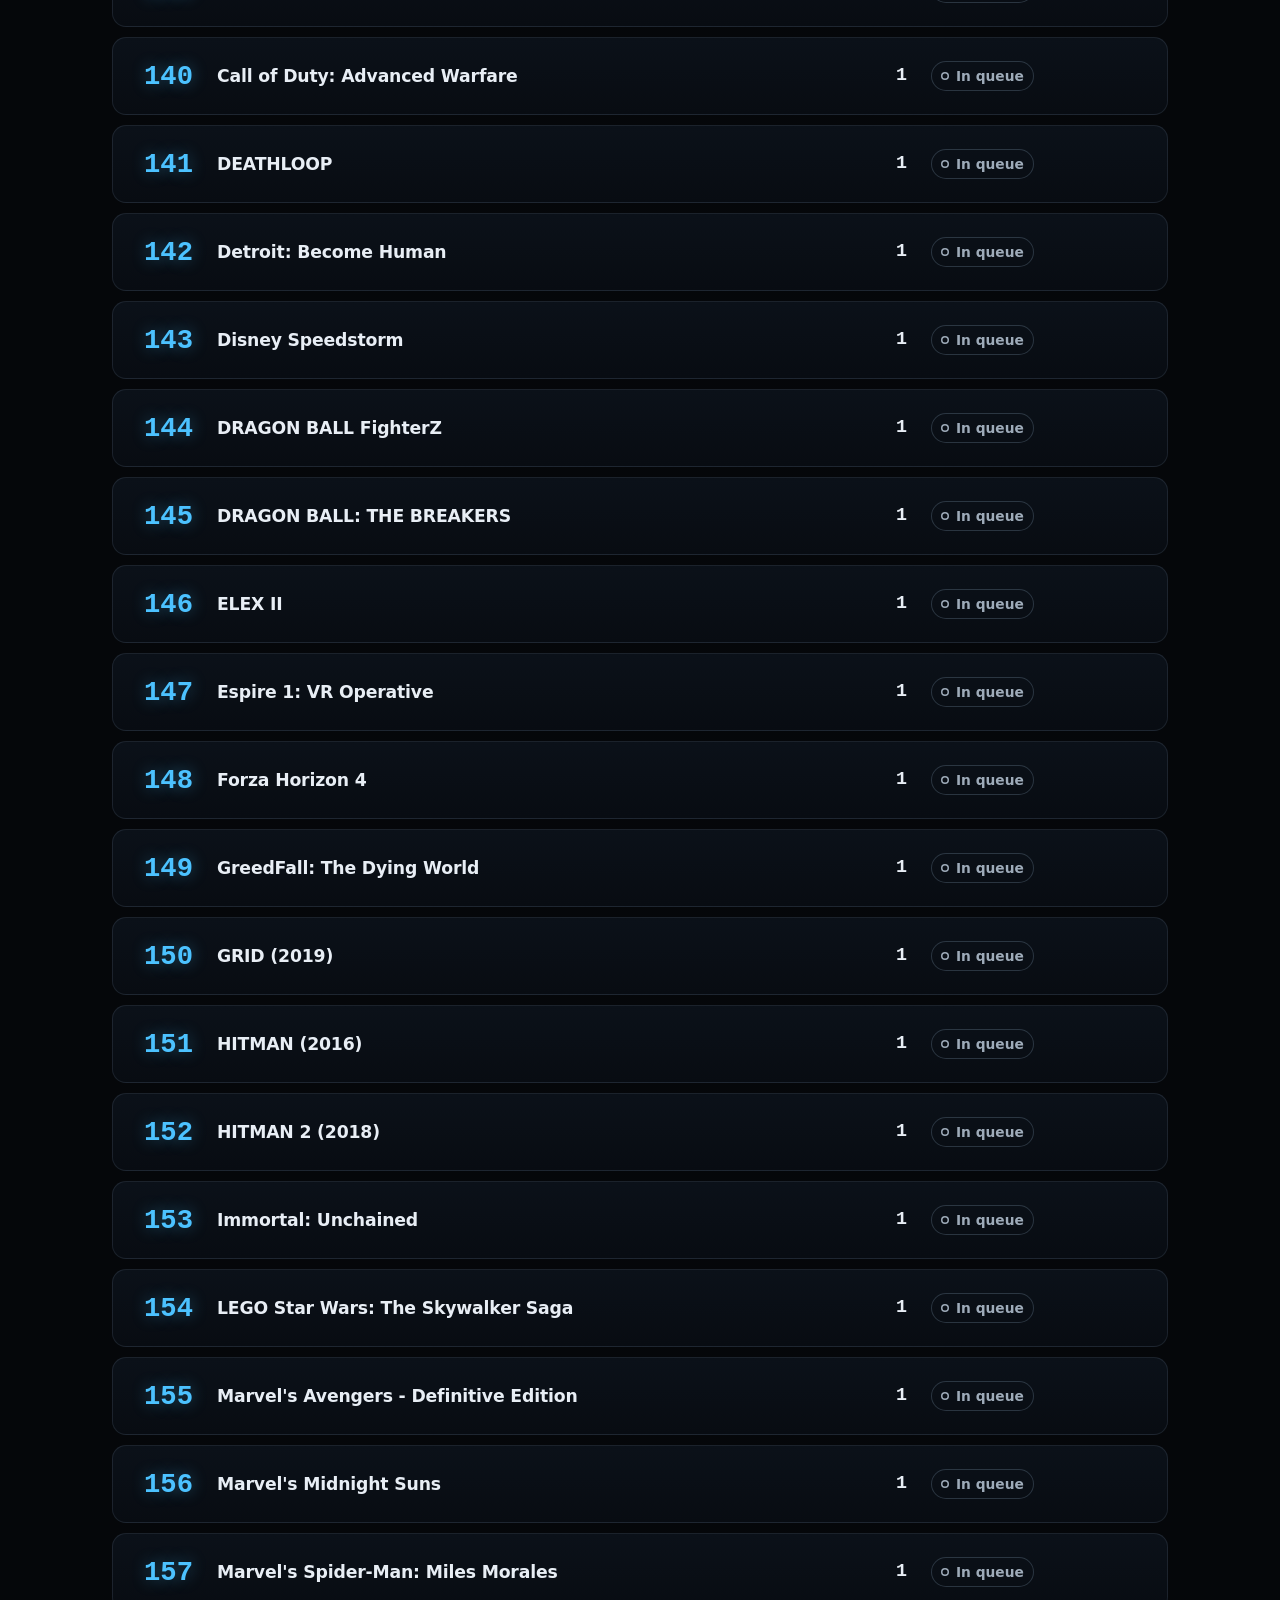
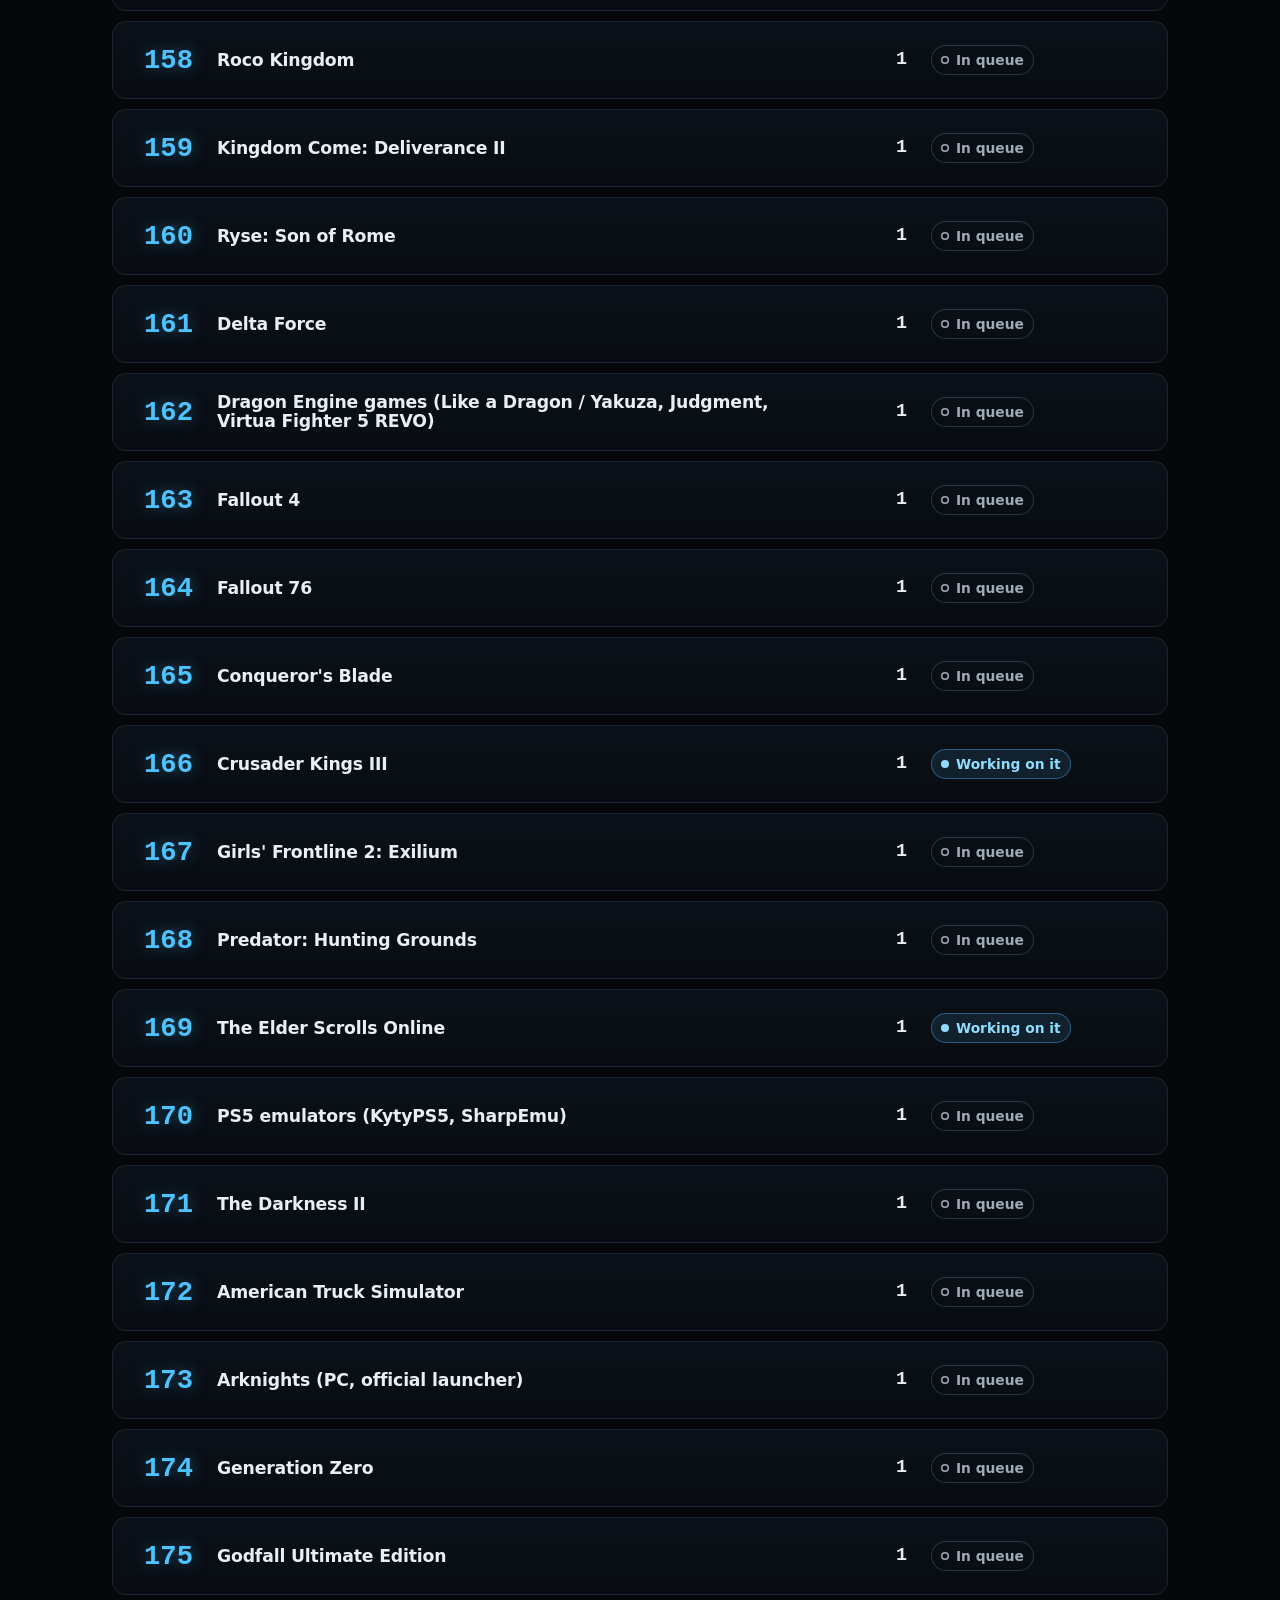
<file: requests/index.html>
<!doctype html>
<html lang="en">
<head>
<meta charset="utf-8">
<meta name="viewport" content="width=device-width, initial-scale=1">
<title>Game request list · SCSKiller</title>
<meta name="description" content="The games players asked SCSKiller to support, ranked by requests, Patreon members first.">
<meta name="theme-color" content="#05070a">
<meta name="color-scheme" content="dark">
<link rel="canonical" href="https://scskiller.com/requests/">
<link rel="icon" href="/assets/favicon.svg" type="image/svg+xml">
<link rel="stylesheet" href="/assets/site.css">
<link rel="stylesheet" href="/lists/compat.css">
<link rel="stylesheet" href="/lists/style.css">
<script>document.documentElement.classList.add('js')</script>
<script src="/assets/bg.js" defer></script>
<script src="/assets/site.js" defer></script>
<script src="/lists/app.js" defer></script>
</head>
<body>
<a class="skip" href="#main">Skip to content</a>

<header class="site-header">
  <div class="wrap">
    <a class="brand" href="/"><svg viewBox="0 0 32 32" aria-hidden="true"><path d="M18 4 7 18h8l-2 10 12-15h-8l2-9z" fill="none" stroke="#4cc2ff" stroke-width="2.2" stroke-linejoin="round"/></svg>SCSKiller</a>
    <nav class="nav" aria-label="Main">
      <a href="../requests/" aria-current="page">Game request list</a>
      <a href="../supported/">Supported game list</a>
      <a href="/#how">How it works</a>
      <a href="/#faq">FAQ</a>
      <a href="https://github.com/BlueHeisenberg/SCSKiller">GitHub</a>
      <a href="https://discord.gg/st7C4yCTcN">Discord</a>
      <a href="https://www.patreon.com/SCSKiller">Patreon</a>
      <a class="keep" href="/support/">Donations</a>
      <a class="btn btn-primary" href="/#download">Download</a>
    </nav>
  </div>
</header>

<main id="main">
  <section class="hero sub">
    <div class="band" aria-hidden="true"><canvas class="scene" data-variant="band"></canvas></div>
    <div class="wrap"><div class="head">
      <div class="head-text">
        <h1>Game request list</h1>
        
        <form class="controls" role="search" data-for="list"><div class="field grow"><input id="q" type="search" aria-label="Search games" placeholder="Search by name" autocomplete="off" spellcheck="false"></div></form>
        <p class="floor">Updated <time datetime="2026-11-28T20:18:58Z">Nov 28, 20:18 UTC</time></p>
        <p class="status" role="status" aria-live="polite">227 of 227 games</p>
      </div>
      <div class="side">
        <a class="btn btn-primary btn-shine" href="https://support.scskiller.com/posts/one-time-game-171982316">Expedite a game</a>
        <a class="btn" href="https://support.scskiller.com">Support on Patreon</a>
        <a class="btn" href="https://discord.com/channels/1554579978262417579/1556798216958247012">Request a game on Discord</a>
      </div>
    </div></div>
  </section>

  <section class="compat-body">
    <div class="wrap" id="list" data-live="requests.json">
      <div class="group"><div class="group-head"><h2>Patreon priority</h2><a href="https://discord.com/channels/1554579978262417579/1558523634966859847">Patreon members: #backers-game-request</a></div><div class="ranked-head req" aria-hidden="true"><span></span><span>Game</span><span class="num">Requests</span><span class="">Status</span></div><ol class="ranked req" start="1"><li class="game panel" data-q="genshinimpact"><div class="game-row"><span class="rank"><span class="visually-hidden">Rank </span>1</span><h3 class="gname">Genshin Impact</h3><div class="cells"><span class="cell num"><span class="visually-hidden">Requests: </span>11<span class="unit" aria-hidden="true"> requests</span></span><span class="cell state"><span class="visually-hidden">Status: </span><span class="verdict v-helped" title="We're working on this game">Working on it</span></span></div></div></li><li class="game panel" data-q="arcraiders"><div class="game-row"><span class="rank"><span class="visually-hidden">Rank </span>2</span><h3 class="gname">ARC Raiders</h3><div class="cells"><span class="cell num"><span class="visually-hidden">Requests: </span>10<span class="unit" aria-hidden="true"> requests</span></span><span class="cell state"><span class="visually-hidden">Status: </span><span class="verdict v-helped" title="We're working on this game">Working on it</span></span></div></div></li><li class="game panel" data-q="battlefield6"><div class="game-row"><span class="rank"><span class="visually-hidden">Rank </span>3</span><h3 class="gname">Battlefield 6</h3><div class="cells"><span class="cell num"><span class="visually-hidden">Requests: </span>8<span class="unit" aria-hidden="true"> requests</span></span><span class="cell state"><span class="visually-hidden">Status: </span><span class="verdict v-helped" title="We're working on this game">Working on it</span></span></div></div></li><li class="game panel" data-q="pathofexile2"><div class="game-row"><span class="rank"><span class="visually-hidden">Rank </span>4</span><h3 class="gname">Path of Exile 2</h3><div class="cells"><span class="cell num"><span class="visually-hidden">Requests: </span>8<span class="unit" aria-hidden="true"> requests</span></span><span class="cell state"><span class="visually-hidden">Status: </span><span class="verdict v-none" title="Waiting for its turn">In queue</span></span></div></div></li><li class="game panel" data-q="starcitizen"><div class="game-row"><span class="rank"><span class="visually-hidden">Rank </span>5</span><h3 class="gname">Star Citizen</h3><div class="cells"><span class="cell num"><span class="visually-hidden">Requests: </span>8<span class="unit" aria-hidden="true"> requests</span></span><span class="cell state"><span class="visually-hidden">Status: </span><span class="verdict v-helped" title="We're working on this game">Working on it</span></span></div></div></li><li class="game panel" data-q="reddeadredemption2"><div class="game-row"><span class="rank"><span class="visually-hidden">Rank </span>6</span><h3 class="gname">Red Dead Redemption 2</h3><div class="cells"><span class="cell num"><span class="visually-hidden">Requests: </span>7<span class="unit" aria-hidden="true"> requests</span></span><span class="cell state"><span class="visually-hidden">Status: </span><span class="verdict v-helped" title="We're working on this game">Working on it</span></span></div></div></li><li class="game panel" data-q="pubgbattlegrounds"><div class="game-row"><span class="rank"><span class="visually-hidden">Rank </span>7</span><h3 class="gname">PUBG: BATTLEGROUNDS</h3><div class="cells"><span class="cell num"><span class="visually-hidden">Requests: </span>6<span class="unit" aria-hidden="true"> requests</span></span><span class="cell state"><span class="visually-hidden">Status: </span><span class="verdict v-helped" title="We're working on this game">Working on it</span></span></div></div></li><li class="game panel" data-q="beamngdrive"><div class="game-row"><span class="rank"><span class="visually-hidden">Rank </span>8</span><h3 class="gname">BeamNG.drive</h3><div class="cells"><span class="cell num"><span class="visually-hidden">Requests: </span>5<span class="unit" aria-hidden="true"> requests</span></span><span class="cell state"><span class="visually-hidden">Status: </span><span class="verdict v-none" title="Waiting for its turn">In queue</span></span></div></div></li><li class="game panel" data-q="marvelsspiderman2"><div class="game-row"><span class="rank"><span class="visually-hidden">Rank </span>9</span><h3 class="gname">Marvel&#x27;s Spider-Man 2</h3><div class="cells"><span class="cell num"><span class="visually-hidden">Requests: </span>5<span class="unit" aria-hidden="true"> requests</span></span><span class="cell state"><span class="visually-hidden">Status: </span><span class="verdict v-none" title="Waiting for its turn">In queue</span></span></div></div></li><li class="game panel" data-q="arknightsendfield"><div class="game-row"><span class="rank"><span class="visually-hidden">Rank </span>10</span><h3 class="gname">Arknights: Endfield</h3><div class="cells"><span class="cell num"><span class="visually-hidden">Requests: </span>4<span class="unit" aria-hidden="true"> requests</span></span><span class="cell state"><span class="visually-hidden">Status: </span><span class="verdict v-none" title="Waiting for its turn">In queue</span></span></div></div></li><li class="game panel" data-q="007firstlight"><div class="game-row"><span class="rank"><span class="visually-hidden">Rank </span>11</span><h3 class="gname">007 First Light</h3><div class="cells"><span class="cell num"><span class="visually-hidden">Requests: </span>4<span class="unit" aria-hidden="true"> requests</span></span><span class="cell state"><span class="visually-hidden">Status: </span><span class="verdict v-helped" title="We're working on this game">Working on it</span></span></div></div></li><li class="game panel" data-q="deathstranding2onthebeach"><div class="game-row"><span class="rank"><span class="visually-hidden">Rank </span>12</span><h3 class="gname">DEATH STRANDING 2: ON THE BEACH</h3><div class="cells"><span class="cell num"><span class="visually-hidden">Requests: </span>4<span class="unit" aria-hidden="true"> requests</span></span><span class="cell state"><span class="visually-hidden">Status: </span><span class="verdict v-helped" title="We're working on this game">Working on it</span></span></div></div></li><li class="game panel" data-q="callofdutymodernwarfare42026"><div class="game-row"><span class="rank"><span class="visually-hidden">Rank </span>13</span><h3 class="gname">Call of Duty: Modern Warfare 4 (2026)</h3><div class="cells"><span class="cell num"><span class="visually-hidden">Requests: </span>3<span class="unit" aria-hidden="true"> requests</span></span><span class="cell state"><span class="visually-hidden">Status: </span><span class="verdict v-none" title="Waiting for its turn">In queue</span></span></div></div></li><li class="game panel" data-q="nierautomata"><div class="game-row"><span class="rank"><span class="visually-hidden">Rank </span>14</span><h3 class="gname">NieR:Automata</h3><div class="cells"><span class="cell num"><span class="visually-hidden">Requests: </span>3<span class="unit" aria-hidden="true"> requests</span></span><span class="cell state"><span class="visually-hidden">Status: </span><span class="verdict v-none" title="Waiting for its turn">In queue</span></span></div></div></li><li class="game panel" data-q="finalfantasyxivonline"><div class="game-row"><span class="rank"><span class="visually-hidden">Rank </span>15</span><h3 class="gname">FINAL FANTASY XIV Online</h3><div class="cells"><span class="cell num"><span class="visually-hidden">Requests: </span>3<span class="unit" aria-hidden="true"> requests</span></span><span class="cell state"><span class="visually-hidden">Status: </span><span class="verdict v-none" title="Waiting for its turn">In queue</span></span></div></div></li><li class="game panel" data-q="elitedangerous"><div class="game-row"><span class="rank"><span class="visually-hidden">Rank </span>16</span><h3 class="gname">Elite Dangerous</h3><div class="cells"><span class="cell num"><span class="visually-hidden">Requests: </span>3<span class="unit" aria-hidden="true"> requests</span></span><span class="cell state"><span class="visually-hidden">Status: </span><span class="verdict v-none" title="Waiting for its turn">In queue</span></span></div></div></li><li class="game panel" data-q="avatarfrontiersofpandora"><div class="game-row"><span class="rank"><span class="visually-hidden">Rank </span>17</span><h3 class="gname">Avatar: Frontiers of Pandora</h3><div class="cells"><span class="cell num"><span class="visually-hidden">Requests: </span>3<span class="unit" aria-hidden="true"> requests</span></span><span class="cell state"><span class="visually-hidden">Status: </span><span class="verdict v-none" title="Waiting for its turn">In queue</span></span></div></div></li><li class="game panel" data-q="armareforger"><div class="game-row"><span class="rank"><span class="visually-hidden">Rank </span>18</span><h3 class="gname">Arma Reforger</h3><div class="cells"><span class="cell num"><span class="visually-hidden">Requests: </span>3<span class="unit" aria-hidden="true"> requests</span></span><span class="cell state"><span class="visually-hidden">Status: </span><span class="verdict v-none" title="Waiting for its turn">In queue</span></span></div></div></li><li class="game panel" data-q="sekiroshadowsdietwice"><div class="game-row"><span class="rank"><span class="visually-hidden">Rank </span>19</span><h3 class="gname">Sekiro: Shadows Die Twice</h3><div class="cells"><span class="cell num"><span class="visually-hidden">Requests: </span>2<span class="unit" aria-hidden="true"> requests</span></span><span class="cell state"><span class="visually-hidden">Status: </span><span class="verdict v-none" title="Waiting for its turn">In queue</span></span></div></div></li><li class="game panel" data-q="talesofarise"><div class="game-row"><span class="rank"><span class="visually-hidden">Rank </span>20</span><h3 class="gname">Tales of ARISE</h3><div class="cells"><span class="cell num"><span class="visually-hidden">Requests: </span>2<span class="unit" aria-hidden="true"> requests</span></span><span class="cell state"><span class="visually-hidden">Status: </span><span class="verdict v-none" title="Waiting for its turn">In queue</span></span></div></div></li><li class="game panel" data-q="farcry3"><div class="game-row"><span class="rank"><span class="visually-hidden">Rank </span>21</span><h3 class="gname">Far Cry 3</h3><div class="cells"><span class="cell num"><span class="visually-hidden">Requests: </span>2<span class="unit" aria-hidden="true"> requests</span></span><span class="cell state"><span class="visually-hidden">Status: </span><span class="verdict v-none" title="Waiting for its turn">In queue</span></span></div></div></li><li class="game panel" data-q="farcry4"><div class="game-row"><span class="rank"><span class="visually-hidden">Rank </span>22</span><h3 class="gname">Far Cry 4</h3><div class="cells"><span class="cell num"><span class="visually-hidden">Requests: </span>2<span class="unit" aria-hidden="true"> requests</span></span><span class="cell state"><span class="visually-hidden">Status: </span><span class="verdict v-none" title="Waiting for its turn">In queue</span></span></div></div></li><li class="game panel" data-q="farcry5"><div class="game-row"><span class="rank"><span class="visually-hidden">Rank </span>23</span><h3 class="gname">Far Cry 5</h3><div class="cells"><span class="cell num"><span class="visually-hidden">Requests: </span>2<span class="unit" aria-hidden="true"> requests</span></span><span class="cell state"><span class="visually-hidden">Status: </span><span class="verdict v-none" title="Waiting for its turn">In queue</span></span></div></div></li><li class="game panel" data-q="farcry6"><div class="game-row"><span class="rank"><span class="visually-hidden">Rank </span>24</span><h3 class="gname">Far Cry 6</h3><div class="cells"><span class="cell num"><span class="visually-hidden">Requests: </span>2<span class="unit" aria-hidden="true"> requests</span></span><span class="cell state"><span class="visually-hidden">Status: </span><span class="verdict v-none" title="Waiting for its turn">In queue</span></span></div></div></li><li class="game panel" data-q="masseffectandromeda"><div class="game-row"><span class="rank"><span class="visually-hidden">Rank </span>25</span><h3 class="gname">Mass Effect: Andromeda</h3><div class="cells"><span class="cell num"><span class="visually-hidden">Requests: </span>2<span class="unit" aria-hidden="true"> requests</span></span><span class="cell state"><span class="visually-hidden">Status: </span><span class="verdict v-none" title="Waiting for its turn">In queue</span></span></div></div></li><li class="game panel" data-q="diabloiv"><div class="game-row"><span class="rank"><span class="visually-hidden">Rank </span>26</span><h3 class="gname">Diablo IV</h3><div class="cells"><span class="cell num"><span class="visually-hidden">Requests: </span>2<span class="unit" aria-hidden="true"> requests</span></span><span class="cell state"><span class="visually-hidden">Status: </span><span class="verdict v-none" title="Waiting for its turn">In queue</span></span></div></div></li><li class="game panel" data-q="warframe"><div class="game-row"><span class="rank"><span class="visually-hidden">Rank </span>27</span><h3 class="gname">Warframe</h3><div class="cells"><span class="cell num"><span class="visually-hidden">Requests: </span>2<span class="unit" aria-hidden="true"> requests</span></span><span class="cell state"><span class="visually-hidden">Status: </span><span class="verdict v-helped" title="We're working on this game">Working on it</span></span></div></div></li><li class="game panel" data-q="wolongfallendynasty"><div class="game-row"><span class="rank"><span class="visually-hidden">Rank </span>28</span><h3 class="gname">Wo Long: Fallen Dynasty</h3><div class="cells"><span class="cell num"><span class="visually-hidden">Requests: </span>2<span class="unit" aria-hidden="true"> requests</span></span><span class="cell state"><span class="visually-hidden">Status: </span><span class="verdict v-helped" title="We're working on this game">Working on it</span></span></div></div></li><li class="game panel" data-q="soulframe"><div class="game-row"><span class="rank"><span class="visually-hidden">Rank </span>29</span><h3 class="gname">Soulframe</h3><div class="cells"><span class="cell num"><span class="visually-hidden">Requests: </span>1<span class="unit" aria-hidden="true"> request</span></span><span class="cell state"><span class="visually-hidden">Status: </span><span class="verdict v-none" title="Waiting for its turn">In queue</span></span></div></div></li><li class="game panel" data-q="geteven"><div class="game-row"><span class="rank"><span class="visually-hidden">Rank </span>30</span><h3 class="gname">Get Even</h3><div class="cells"><span class="cell num"><span class="visually-hidden">Requests: </span>1<span class="unit" aria-hidden="true"> request</span></span><span class="cell state"><span class="visually-hidden">Status: </span><span class="verdict v-none" title="Waiting for its turn">In queue</span></span></div></div></li><li class="game panel" data-q="fateextella"><div class="game-row"><span class="rank"><span class="visually-hidden">Rank </span>31</span><h3 class="gname">Fate/EXTELLA</h3><div class="cells"><span class="cell num"><span class="visually-hidden">Requests: </span>1<span class="unit" aria-hidden="true"> request</span></span><span class="cell state"><span class="visually-hidden">Status: </span><span class="verdict v-none" title="Waiting for its turn">In queue</span></span></div></div></li><li class="game panel" data-q="fateextellalink"><div class="game-row"><span class="rank"><span class="visually-hidden">Rank </span>32</span><h3 class="gname">Fate/EXTELLA LINK</h3><div class="cells"><span class="cell num"><span class="visually-hidden">Requests: </span>1<span class="unit" aria-hidden="true"> request</span></span><span class="cell state"><span class="visually-hidden">Status: </span><span class="verdict v-none" title="Waiting for its turn">In queue</span></span></div></div></li><li class="game panel" data-q="tomclancysghostreconbreakpoint"><div class="game-row"><span class="rank"><span class="visually-hidden">Rank </span>33</span><h3 class="gname">Tom Clancy&#x27;s Ghost Recon Breakpoint</h3><div class="cells"><span class="cell num"><span class="visually-hidden">Requests: </span>1<span class="unit" aria-hidden="true"> request</span></span><span class="cell state"><span class="visually-hidden">Status: </span><span class="verdict v-none" title="Waiting for its turn">In queue</span></span></div></div></li><li class="game panel" data-q="worldwarz"><div class="game-row"><span class="rank"><span class="visually-hidden">Rank </span>34</span><h3 class="gname">World War Z</h3><div class="cells"><span class="cell num"><span class="visually-hidden">Requests: </span>1<span class="unit" aria-hidden="true"> request</span></span><span class="cell state"><span class="visually-hidden">Status: </span><span class="verdict v-none" title="Waiting for its turn">In queue</span></span></div></div></li><li class="game panel" data-q="godeaterseries2rageburstresurrection3"><div class="game-row"><span class="rank"><span class="visually-hidden">Rank </span>35</span><h3 class="gname">GOD EATER series (2 Rage Burst, Resurrection, 3)</h3><div class="cells"><span class="cell num"><span class="visually-hidden">Requests: </span>1<span class="unit" aria-hidden="true"> request</span></span><span class="cell state"><span class="visually-hidden">Status: </span><span class="verdict v-none" title="Waiting for its turn">In queue</span></span></div></div></li><li class="game panel" data-q="tomclancysghostreconwildlands"><div class="game-row"><span class="rank"><span class="visually-hidden">Rank </span>36</span><h3 class="gname">Tom Clancy&#x27;s Ghost Recon Wildlands</h3><div class="cells"><span class="cell num"><span class="visually-hidden">Requests: </span>1<span class="unit" aria-hidden="true"> request</span></span><span class="cell state"><span class="visually-hidden">Status: </span><span class="verdict v-none" title="Waiting for its turn">In queue</span></span></div></div></li><li class="game panel" data-q="dxvkondirectx9gamesborderlands2falloutnewvegasfallout3"><div class="game-row"><span class="rank"><span class="visually-hidden">Rank </span>37</span><h3 class="gname">DXVK on DirectX 9 games (Borderlands 2, Fallout: New Vegas, Fallout 3)</h3><div class="cells"><span class="cell num"><span class="visually-hidden">Requests: </span>1<span class="unit" aria-hidden="true"> request</span></span><span class="cell state"><span class="visually-hidden">Status: </span><span class="verdict v-none" title="Waiting for its turn">In queue</span></span></div></div></li><li class="game panel" data-q="finalfantasyviirevelation"><div class="game-row"><span class="rank"><span class="visually-hidden">Rank </span>38</span><h3 class="gname">Final Fantasy VII Revelation</h3><div class="cells"><span class="cell num"><span class="visually-hidden">Requests: </span>1<span class="unit" aria-hidden="true"> request</span></span><span class="cell state"><span class="visually-hidden">Status: </span><span class="verdict v-none" title="Waiting for its turn">In queue</span></span></div></div></li><li class="game panel" data-q="marvelsspidermanremastered"><div class="game-row"><span class="rank"><span class="visually-hidden">Rank </span>39</span><h3 class="gname">Marvel&#x27;s Spider-Man Remastered</h3><div class="cells"><span class="cell num"><span class="visually-hidden">Requests: </span>1<span class="unit" aria-hidden="true"> request</span></span><span class="cell state"><span class="visually-hidden">Status: </span><span class="verdict v-none" title="Waiting for its turn">In queue</span></span></div></div></li><li class="game panel" data-q="beyondtwosouls"><div class="game-row"><span class="rank"><span class="visually-hidden">Rank </span>40</span><h3 class="gname">Beyond: Two Souls</h3><div class="cells"><span class="cell num"><span class="visually-hidden">Requests: </span>1<span class="unit" aria-hidden="true"> request</span></span><span class="cell state"><span class="visually-hidden">Status: </span><span class="verdict v-none" title="Waiting for its turn">In queue</span></span></div></div></li><li class="game panel" data-q="deadislanddefinitiveedition"><div class="game-row"><span class="rank"><span class="visually-hidden">Rank </span>41</span><h3 class="gname">Dead Island Definitive Edition</h3><div class="cells"><span class="cell num"><span class="visually-hidden">Requests: </span>1<span class="unit" aria-hidden="true"> request</span></span><span class="cell state"><span class="visually-hidden">Status: </span><span class="verdict v-none" title="Waiting for its turn">In queue</span></span></div></div></li><li class="game panel" data-q="thecrewmotorfest"><div class="game-row"><span class="rank"><span class="visually-hidden">Rank </span>42</span><h3 class="gname">The Crew Motorfest</h3><div class="cells"><span class="cell num"><span class="visually-hidden">Requests: </span>1<span class="unit" aria-hidden="true"> request</span></span><span class="cell state"><span class="visually-hidden">Status: </span><span class="verdict v-none" title="Waiting for its turn">In queue</span></span></div></div></li><li class="game panel" data-q="seaofthieves"><div class="game-row"><span class="rank"><span class="visually-hidden">Rank </span>43</span><h3 class="gname">Sea of Thieves</h3><div class="cells"><span class="cell num"><span class="visually-hidden">Requests: </span>1<span class="unit" aria-hidden="true"> request</span></span><span class="cell state"><span class="visually-hidden">Status: </span><span class="verdict v-helped" title="We're working on this game">Working on it</span></span></div></div></li><li class="game panel" data-q="blackmesa"><div class="game-row"><span class="rank"><span class="visually-hidden">Rank </span>44</span><h3 class="gname">Black Mesa</h3><div class="cells"><span class="cell num"><span class="visually-hidden">Requests: </span>1<span class="unit" aria-hidden="true"> request</span></span><span class="cell state"><span class="visually-hidden">Status: </span><span class="verdict v-none" title="What SCSKiller needs first">Needs DirectX 9 support</span></span></div></div></li></ol></div>
      <div class="group"><div class="group-head"><h2>Community requests</h2></div><div class="ranked-head req" aria-hidden="true"><span></span><span>Game</span><span class="num">Requests</span><span class="">Status</span></div><ol class="ranked req" start="45"><li class="game panel" data-q="grandtheftautovlegacy"><div class="game-row"><span class="rank"><span class="visually-hidden">Rank </span>45</span><h3 class="gname">Grand Theft Auto V Legacy</h3><div class="cells"><span class="cell num"><span class="visually-hidden">Requests: </span>8<span class="unit" aria-hidden="true"> requests</span></span><span class="cell state"><span class="visually-hidden">Status: </span><span class="verdict v-none" title="Waiting for its turn">In queue</span></span></div></div></li><li class="game panel" data-q="bloodbornepcport"><div class="game-row"><span class="rank"><span class="visually-hidden">Rank </span>46</span><h3 class="gname">Bloodborne PC port</h3><div class="cells"><span class="cell num"><span class="visually-hidden">Requests: </span>5<span class="unit" aria-hidden="true"> requests</span></span><span class="cell state"><span class="visually-hidden">Status: </span><span class="verdict v-helped" title="We're working on this game">Working on it</span></span></div></div></li><li class="game panel" data-q="destiny2"><div class="game-row"><span class="rank"><span class="visually-hidden">Rank </span>47</span><h3 class="gname">Destiny 2</h3><div class="cells"><span class="cell num"><span class="visually-hidden">Requests: </span>4<span class="unit" aria-hidden="true"> requests</span></span><span class="cell state"><span class="visually-hidden">Status: </span><span class="verdict v-none" title="Waiting for its turn">In queue</span></span></div></div></li><li class="game panel" data-q="tomclancysthedivision2"><div class="game-row"><span class="rank"><span class="visually-hidden">Rank </span>48</span><h3 class="gname">Tom Clancy&#x27;s The Division 2</h3><div class="cells"><span class="cell num"><span class="visually-hidden">Requests: </span>4<span class="unit" aria-hidden="true"> requests</span></span><span class="cell state"><span class="visually-hidden">Status: </span><span class="verdict v-none" title="Waiting for its turn">In queue</span></span></div></div></li><li class="game panel" data-q="battlefieldv"><div class="game-row"><span class="rank"><span class="visually-hidden">Rank </span>49</span><h3 class="gname">Battlefield V</h3><div class="cells"><span class="cell num"><span class="visually-hidden">Requests: </span>4<span class="unit" aria-hidden="true"> requests</span></span><span class="cell state"><span class="visually-hidden">Status: </span><span class="verdict v-helped" title="We're working on this game">Working on it</span></span></div></div></li><li class="game panel" data-q="callofdutywarzone"><div class="game-row"><span class="rank"><span class="visually-hidden">Rank </span>50</span><h3 class="gname">Call of Duty: Warzone</h3><div class="cells"><span class="cell num"><span class="visually-hidden">Requests: </span>4<span class="unit" aria-hidden="true"> requests</span></span><span class="cell state"><span class="visually-hidden">Status: </span><span class="verdict v-none" title="Waiting for its turn">In queue</span></span></div></div></li><li class="game panel" data-q="easportsfc27"><div class="game-row"><span class="rank"><span class="visually-hidden">Rank </span>51</span><h3 class="gname">EA SPORTS FC 27</h3><div class="cells"><span class="cell num"><span class="visually-hidden">Requests: </span>4<span class="unit" aria-hidden="true"> requests</span></span><span class="cell state"><span class="visually-hidden">Status: </span><span class="verdict v-helped" title="We're working on this game">Working on it</span></span></div></div></li><li class="game panel" data-q="crysis2remastered"><div class="game-row"><span class="rank"><span class="visually-hidden">Rank </span>52</span><h3 class="gname">Crysis 2 Remastered</h3><div class="cells"><span class="cell num"><span class="visually-hidden">Requests: </span>3<span class="unit" aria-hidden="true"> requests</span></span><span class="cell state"><span class="visually-hidden">Status: </span><span class="verdict v-none" title="Waiting for its turn">In queue</span></span></div></div></li><li class="game panel" data-q="crysis3remastered"><div class="game-row"><span class="rank"><span class="visually-hidden">Rank </span>53</span><h3 class="gname">Crysis 3 Remastered</h3><div class="cells"><span class="cell num"><span class="visually-hidden">Requests: </span>3<span class="unit" aria-hidden="true"> requests</span></span><span class="cell state"><span class="visually-hidden">Status: </span><span class="verdict v-none" title="Waiting for its turn">In queue</span></span></div></div></li><li class="game panel" data-q="crysisremastered"><div class="game-row"><span class="rank"><span class="visually-hidden">Rank </span>54</span><h3 class="gname">Crysis Remastered</h3><div class="cells"><span class="cell num"><span class="visually-hidden">Requests: </span>3<span class="unit" aria-hidden="true"> requests</span></span><span class="cell state"><span class="visually-hidden">Status: </span><span class="verdict v-none" title="Waiting for its turn">In queue</span></span></div></div></li><li class="game panel" data-q="marathon"><div class="game-row"><span class="rank"><span class="visually-hidden">Rank </span>55</span><h3 class="gname">Marathon</h3><div class="cells"><span class="cell num"><span class="visually-hidden">Requests: </span>3<span class="unit" aria-hidden="true"> requests</span></span><span class="cell state"><span class="visually-hidden">Status: </span><span class="verdict v-none" title="Waiting for its turn">In queue</span></span></div></div></li><li class="game panel" data-q="huntshowdown1896"><div class="game-row"><span class="rank"><span class="visually-hidden">Rank </span>56</span><h3 class="gname">Hunt: Showdown 1896</h3><div class="cells"><span class="cell num"><span class="visually-hidden">Requests: </span>3<span class="unit" aria-hidden="true"> requests</span></span><span class="cell state"><span class="visually-hidden">Status: </span><span class="verdict v-none" title="Waiting for its turn">In queue</span></span></div></div></li><li class="game panel" data-q="wherewindsmeet"><div class="game-row"><span class="rank"><span class="visually-hidden">Rank </span>57</span><h3 class="gname">Where Winds Meet</h3><div class="cells"><span class="cell num"><span class="visually-hidden">Requests: </span>3<span class="unit" aria-hidden="true"> requests</span></span><span class="cell state"><span class="visually-hidden">Status: </span><span class="verdict v-helped" title="We're working on this game">Working on it</span></span></div></div></li><li class="game panel" data-q="valorant"><div class="game-row"><span class="rank"><span class="visually-hidden">Rank </span>58</span><h3 class="gname">VALORANT</h3><div class="cells"><span class="cell num"><span class="visually-hidden">Requests: </span>3<span class="unit" aria-hidden="true"> requests</span></span><span class="cell state"><span class="visually-hidden">Status: </span><span class="verdict v-helped" title="We're working on this game">Working on it</span></span></div></div></li><li class="game panel" data-q="pathofexile"><div class="game-row"><span class="rank"><span class="visually-hidden">Rank </span>59</span><h3 class="gname">Path of Exile</h3><div class="cells"><span class="cell num"><span class="visually-hidden">Requests: </span>3<span class="unit" aria-hidden="true"> requests</span></span><span class="cell state"><span class="visually-hidden">Status: </span><span class="verdict v-none" title="Waiting for its turn">In queue</span></span></div></div></li><li class="game panel" data-q="apexlegends"><div class="game-row"><span class="rank"><span class="visually-hidden">Rank </span>60</span><h3 class="gname">Apex Legends</h3><div class="cells"><span class="cell num"><span class="visually-hidden">Requests: </span>3<span class="unit" aria-hidden="true"> requests</span></span><span class="cell state"><span class="visually-hidden">Status: </span><span class="verdict v-helped" title="We're working on this game">Working on it</span></span></div></div></li><li class="game panel" data-q="worldofwarcraft"><div class="game-row"><span class="rank"><span class="visually-hidden">Rank </span>61</span><h3 class="gname">World of Warcraft</h3><div class="cells"><span class="cell num"><span class="visually-hidden">Requests: </span>3<span class="unit" aria-hidden="true"> requests</span></span><span class="cell state"><span class="visually-hidden">Status: </span><span class="verdict v-helped" title="We're working on this game">Working on it</span></span></div></div></li><li class="game panel" data-q="haloinfinite"><div class="game-row"><span class="rank"><span class="visually-hidden">Rank </span>62</span><h3 class="gname">Halo Infinite</h3><div class="cells"><span class="cell num"><span class="visually-hidden">Requests: </span>3<span class="unit" aria-hidden="true"> requests</span></span><span class="cell state"><span class="visually-hidden">Status: </span><span class="verdict v-none" title="Waiting for its turn">In queue</span></span></div></div></li><li class="game panel" data-q="snowrunner"><div class="game-row"><span class="rank"><span class="visually-hidden">Rank </span>63</span><h3 class="gname">SnowRunner</h3><div class="cells"><span class="cell num"><span class="visually-hidden">Requests: </span>3<span class="unit" aria-hidden="true"> requests</span></span><span class="cell state"><span class="visually-hidden">Status: </span><span class="verdict v-none" title="Waiting for its turn">In queue</span></span></div></div></li><li class="game panel" data-q="efootball"><div class="game-row"><span class="rank"><span class="visually-hidden">Rank </span>64</span><h3 class="gname">eFootball</h3><div class="cells"><span class="cell num"><span class="visually-hidden">Requests: </span>3<span class="unit" aria-hidden="true"> requests</span></span><span class="cell state"><span class="visually-hidden">Status: </span><span class="verdict v-helped" title="We're working on this game">Working on it</span></span></div></div></li><li class="game panel" data-q="warhammer40000darktide"><div class="game-row"><span class="rank"><span class="visually-hidden">Rank </span>65</span><h3 class="gname">Warhammer 40,000: Darktide</h3><div class="cells"><span class="cell num"><span class="visually-hidden">Requests: </span>3<span class="unit" aria-hidden="true"> requests</span></span><span class="cell state"><span class="visually-hidden">Status: </span><span class="verdict v-none" title="Waiting for its turn">In queue</span></span></div></div></li><li class="game panel" data-q="aniimo"><div class="game-row"><span class="rank"><span class="visually-hidden">Rank </span>66</span><h3 class="gname">Aniimo</h3><div class="cells"><span class="cell num"><span class="visually-hidden">Requests: </span>3<span class="unit" aria-hidden="true"> requests</span></span><span class="cell state"><span class="visually-hidden">Status: </span><span class="verdict v-helped" title="We're working on this game">Working on it</span></span></div></div></li><li class="game panel" data-q="kingdomheartsiii"><div class="game-row"><span class="rank"><span class="visually-hidden">Rank </span>67</span><h3 class="gname">Kingdom Hearts III</h3><div class="cells"><span class="cell num"><span class="visually-hidden">Requests: </span>2<span class="unit" aria-hidden="true"> requests</span></span><span class="cell state"><span class="visually-hidden">Status: </span><span class="verdict v-none" title="Waiting for its turn">In queue</span></span></div></div></li><li class="game panel" data-q="outriders"><div class="game-row"><span class="rank"><span class="visually-hidden">Rank </span>68</span><h3 class="gname">OUTRIDERS</h3><div class="cells"><span class="cell num"><span class="visually-hidden">Requests: </span>2<span class="unit" aria-hidden="true"> requests</span></span><span class="cell state"><span class="visually-hidden">Status: </span><span class="verdict v-none" title="Waiting for its turn">In queue</span></span></div></div></li><li class="game panel" data-q="forspoken"><div class="game-row"><span class="rank"><span class="visually-hidden">Rank </span>69</span><h3 class="gname">Forspoken</h3><div class="cells"><span class="cell num"><span class="visually-hidden">Requests: </span>2<span class="unit" aria-hidden="true"> requests</span></span><span class="cell state"><span class="visually-hidden">Status: </span><span class="verdict v-none" title="Waiting for its turn">In queue</span></span></div></div></li><li class="game panel" data-q="farmingsimulator22"><div class="game-row"><span class="rank"><span class="visually-hidden">Rank </span>70</span><h3 class="gname">Farming Simulator 22</h3><div class="cells"><span class="cell num"><span class="visually-hidden">Requests: </span>2<span class="unit" aria-hidden="true"> requests</span></span><span class="cell state"><span class="visually-hidden">Status: </span><span class="verdict v-none" title="Waiting for its turn">In queue</span></span></div></div></li><li class="game panel" data-q="left4dead2"><div class="game-row"><span class="rank"><span class="visually-hidden">Rank </span>71</span><h3 class="gname">Left 4 Dead 2</h3><div class="cells"><span class="cell num"><span class="visually-hidden">Requests: </span>2<span class="unit" aria-hidden="true"> requests</span></span><span class="cell state"><span class="visually-hidden">Status: </span><span class="verdict v-none" title="Waiting for its turn">In queue</span></span></div></div></li><li class="game panel" data-q="lordsofthefallen2023"><div class="game-row"><span class="rank"><span class="visually-hidden">Rank </span>72</span><h3 class="gname">Lords of the Fallen (2023)</h3><div class="cells"><span class="cell num"><span class="visually-hidden">Requests: </span>2<span class="unit" aria-hidden="true"> requests</span></span><span class="cell state"><span class="visually-hidden">Status: </span><span class="verdict v-none" title="Waiting for its turn">In queue</span></span></div></div></li><li class="game panel" data-q="nioh3"><div class="game-row"><span class="rank"><span class="visually-hidden">Rank </span>73</span><h3 class="gname">Nioh 3</h3><div class="cells"><span class="cell num"><span class="visually-hidden">Requests: </span>2<span class="unit" aria-hidden="true"> requests</span></span><span class="cell state"><span class="visually-hidden">Status: </span><span class="verdict v-helped" title="We're working on this game">Working on it</span></span></div></div></li><li class="game panel" data-q="metaphorrefantazio"><div class="game-row"><span class="rank"><span class="visually-hidden">Rank </span>74</span><h3 class="gname">Metaphor: ReFantazio</h3><div class="cells"><span class="cell num"><span class="visually-hidden">Requests: </span>2<span class="unit" aria-hidden="true"> requests</span></span><span class="cell state"><span class="visually-hidden">Status: </span><span class="verdict v-none" title="Waiting for its turn">In queue</span></span></div></div></li><li class="game panel" data-q="battlefield1"><div class="game-row"><span class="rank"><span class="visually-hidden">Rank </span>75</span><h3 class="gname">Battlefield 1</h3><div class="cells"><span class="cell num"><span class="visually-hidden">Requests: </span>2<span class="unit" aria-hidden="true"> requests</span></span><span class="cell state"><span class="visually-hidden">Status: </span><span class="verdict v-none" title="Waiting for its turn">In queue</span></span></div></div></li><li class="game panel" data-q="niohcompleteedition"><div class="game-row"><span class="rank"><span class="visually-hidden">Rank </span>76</span><h3 class="gname">Nioh: Complete Edition</h3><div class="cells"><span class="cell num"><span class="visually-hidden">Requests: </span>2<span class="unit" aria-hidden="true"> requests</span></span><span class="cell state"><span class="visually-hidden">Status: </span><span class="verdict v-helped" title="We're working on this game">Working on it</span></span></div></div></li><li class="game panel" data-q="oncehuman"><div class="game-row"><span class="rank"><span class="visually-hidden">Rank </span>77</span><h3 class="gname">Once Human</h3><div class="cells"><span class="cell num"><span class="visually-hidden">Requests: </span>2<span class="unit" aria-hidden="true"> requests</span></span><span class="cell state"><span class="visually-hidden">Status: </span><span class="verdict v-helped" title="We're working on this game">Working on it</span></span></div></div></li><li class="game panel" data-q="batmanarkhamasylum"><div class="game-row"><span class="rank"><span class="visually-hidden">Rank </span>78</span><h3 class="gname">Batman: Arkham Asylum</h3><div class="cells"><span class="cell num"><span class="visually-hidden">Requests: </span>2<span class="unit" aria-hidden="true"> requests</span></span><span class="cell state"><span class="visually-hidden">Status: </span><span class="verdict v-helped" title="We're working on this game">Working on it</span></span></div></div></li><li class="game panel" data-q="batmanarkhamcity"><div class="game-row"><span class="rank"><span class="visually-hidden">Rank </span>79</span><h3 class="gname">Batman: Arkham City</h3><div class="cells"><span class="cell num"><span class="visually-hidden">Requests: </span>2<span class="unit" aria-hidden="true"> requests</span></span><span class="cell state"><span class="visually-hidden">Status: </span><span class="verdict v-helped" title="We're working on this game">Working on it</span></span></div></div></li><li class="game panel" data-q="batmanarkhamorigins"><div class="game-row"><span class="rank"><span class="visually-hidden">Rank </span>80</span><h3 class="gname">Batman: Arkham Origins</h3><div class="cells"><span class="cell num"><span class="visually-hidden">Requests: </span>2<span class="unit" aria-hidden="true"> requests</span></span><span class="cell state"><span class="visually-hidden">Status: </span><span class="verdict v-helped" title="We're working on this game">Working on it</span></span></div></div></li><li class="game panel" data-q="hitmanworldofassassination"><div class="game-row"><span class="rank"><span class="visually-hidden">Rank </span>81</span><h3 class="gname">HITMAN World of Assassination</h3><div class="cells"><span class="cell num"><span class="visually-hidden">Requests: </span>2<span class="unit" aria-hidden="true"> requests</span></span><span class="cell state"><span class="visually-hidden">Status: </span><span class="verdict v-helped" title="We're working on this game">Working on it</span></span></div></div></li><li class="game panel" data-q="horizonzerodawnremastered"><div class="game-row"><span class="rank"><span class="visually-hidden">Rank </span>82</span><h3 class="gname">Horizon Zero Dawn Remastered</h3><div class="cells"><span class="cell num"><span class="visually-hidden">Requests: </span>2<span class="unit" aria-hidden="true"> requests</span></span><span class="cell state"><span class="visually-hidden">Status: </span><span class="verdict v-none" title="Waiting for its turn">In queue</span></span></div></div></li><li class="game panel" data-q="watchdogs2"><div class="game-row"><span class="rank"><span class="visually-hidden">Rank </span>83</span><h3 class="gname">Watch_Dogs 2</h3><div class="cells"><span class="cell num"><span class="visually-hidden">Requests: </span>2<span class="unit" aria-hidden="true"> requests</span></span><span class="cell state"><span class="visually-hidden">Status: </span><span class="verdict v-none" title="Waiting for its turn">In queue</span></span></div></div></li><li class="game panel" data-q="leagueoflegends"><div class="game-row"><span class="rank"><span class="visually-hidden">Rank </span>84</span><h3 class="gname">League of Legends</h3><div class="cells"><span class="cell num"><span class="visually-hidden">Requests: </span>2<span class="unit" aria-hidden="true"> requests</span></span><span class="cell state"><span class="visually-hidden">Status: </span><span class="verdict v-none" title="Waiting for its turn">In queue</span></span></div></div></li><li class="game panel" data-q="dyinglightthebeast"><div class="game-row"><span class="rank"><span class="visually-hidden">Rank </span>85</span><h3 class="gname">Dying Light: The Beast</h3><div class="cells"><span class="cell num"><span class="visually-hidden">Requests: </span>2<span class="unit" aria-hidden="true"> requests</span></span><span class="cell state"><span class="visually-hidden">Status: </span><span class="verdict v-helped" title="We're working on this game">Working on it</span></span></div></div></li><li class="game panel" data-q="theoutlasttrials"><div class="game-row"><span class="rank"><span class="visually-hidden">Rank </span>86</span><h3 class="gname">The Outlast Trials</h3><div class="cells"><span class="cell num"><span class="visually-hidden">Requests: </span>2<span class="unit" aria-hidden="true"> requests</span></span><span class="cell state"><span class="visually-hidden">Status: </span><span class="verdict v-none" title="Waiting for its turn">In queue</span></span></div></div></li><li class="game panel" data-q="nba2k27"><div class="game-row"><span class="rank"><span class="visually-hidden">Rank </span>87</span><h3 class="gname">NBA 2K27</h3><div class="cells"><span class="cell num"><span class="visually-hidden">Requests: </span>2<span class="unit" aria-hidden="true"> requests</span></span><span class="cell state"><span class="visually-hidden">Status: </span><span class="verdict v-helped" title="We're working on this game">Working on it</span></span></div></div></li><li class="game panel" data-q="eurotrucksimulator2"><div class="game-row"><span class="rank"><span class="visually-hidden">Rank </span>88</span><h3 class="gname">Euro Truck Simulator 2</h3><div class="cells"><span class="cell num"><span class="visually-hidden">Requests: </span>2<span class="unit" aria-hidden="true"> requests</span></span><span class="cell state"><span class="visually-hidden">Status: </span><span class="verdict v-none" title="Waiting for its turn">In queue</span></span></div></div></li><li class="game panel" data-q="duneawakening"><div class="game-row"><span class="rank"><span class="visually-hidden">Rank </span>89</span><h3 class="gname">Dune: Awakening</h3><div class="cells"><span class="cell num"><span class="visually-hidden">Requests: </span>2<span class="unit" aria-hidden="true"> requests</span></span><span class="cell state"><span class="visually-hidden">Status: </span><span class="verdict v-helped" title="We're working on this game">Working on it</span></span></div></div></li><li class="game panel" data-q="rainbowsixsiege"><div class="game-row"><span class="rank"><span class="visually-hidden">Rank </span>90</span><h3 class="gname">Rainbow Six Siege</h3><div class="cells"><span class="cell num"><span class="visually-hidden">Requests: </span>2<span class="unit" aria-hidden="true"> requests</span></span><span class="cell state"><span class="visually-hidden">Status: </span><span class="verdict v-helped" title="We're working on this game">Working on it</span></span></div></div></li><li class="game panel" data-q="smite2"><div class="game-row"><span class="rank"><span class="visually-hidden">Rank </span>91</span><h3 class="gname">SMITE 2</h3><div class="cells"><span class="cell num"><span class="visually-hidden">Requests: </span>2<span class="unit" aria-hidden="true"> requests</span></span><span class="cell state"><span class="visually-hidden">Status: </span><span class="verdict v-helped" title="We're working on this game">Working on it</span></span></div></div></li><li class="game panel" data-q="stalkergammaanomaly"><div class="game-row"><span class="rank"><span class="visually-hidden">Rank </span>92</span><h3 class="gname">S.T.A.L.K.E.R. GAMMA (Anomaly)</h3><div class="cells"><span class="cell num"><span class="visually-hidden">Requests: </span>2<span class="unit" aria-hidden="true"> requests</span></span><span class="cell state"><span class="visually-hidden">Status: </span><span class="verdict v-none" title="Waiting for its turn">In queue</span></span></div></div></li><li class="game panel" data-q="dayz"><div class="game-row"><span class="rank"><span class="visually-hidden">Rank </span>93</span><h3 class="gname">DayZ</h3><div class="cells"><span class="cell num"><span class="visually-hidden">Requests: </span>2<span class="unit" aria-hidden="true"> requests</span></span><span class="cell state"><span class="visually-hidden">Status: </span><span class="verdict v-helped" title="We're working on this game">Working on it</span></span></div></div></li><li class="game panel" data-q="earthsimulator"><div class="game-row"><span class="rank"><span class="visually-hidden">Rank </span>94</span><h3 class="gname">Earth Simulator</h3><div class="cells"><span class="cell num"><span class="visually-hidden">Requests: </span>1<span class="unit" aria-hidden="true"> request</span></span><span class="cell state"><span class="visually-hidden">Status: </span><span class="verdict v-none" title="Waiting for its turn">In queue</span></span></div></div></li><li class="game panel" data-q="fableiifable2recompport"><div class="game-row"><span class="rank"><span class="visually-hidden">Rank </span>95</span><h3 class="gname">Fable II (Fable-2-Recomp port)</h3><div class="cells"><span class="cell num"><span class="visually-hidden">Requests: </span>1<span class="unit" aria-hidden="true"> request</span></span><span class="cell state"><span class="visually-hidden">Status: </span><span class="verdict v-none" title="Waiting for its turn">In queue</span></span></div></div></li><li class="game panel" data-q="johncarpenterstoxiccommando"><div class="game-row"><span class="rank"><span class="visually-hidden">Rank </span>96</span><h3 class="gname">John Carpenter&#x27;s Toxic Commando</h3><div class="cells"><span class="cell num"><span class="visually-hidden">Requests: </span>1<span class="unit" aria-hidden="true"> request</span></span><span class="cell state"><span class="visually-hidden">Status: </span><span class="verdict v-none" title="Waiting for its turn">In queue</span></span></div></div></li><li class="game panel" data-q="residentevilresistance"><div class="game-row"><span class="rank"><span class="visually-hidden">Rank </span>97</span><h3 class="gname">RESIDENT EVIL RESISTANCE</h3><div class="cells"><span class="cell num"><span class="visually-hidden">Requests: </span>1<span class="unit" aria-hidden="true"> request</span></span><span class="cell state"><span class="visually-hidden">Status: </span><span class="verdict v-none" title="Waiting for its turn">In queue</span></span></div></div></li><li class="game panel" data-q="archeagechronicles"><div class="game-row"><span class="rank"><span class="visually-hidden">Rank </span>98</span><h3 class="gname">ArcheAge Chronicles</h3><div class="cells"><span class="cell num"><span class="visually-hidden">Requests: </span>1<span class="unit" aria-hidden="true"> request</span></span><span class="cell state"><span class="visually-hidden">Status: </span><span class="verdict v-none" title="Waiting for its turn">In queue</span></span></div></div></li><li class="game panel" data-q="maxpayne3"><div class="game-row"><span class="rank"><span class="visually-hidden">Rank </span>99</span><h3 class="gname">Max Payne 3</h3><div class="cells"><span class="cell num"><span class="visually-hidden">Requests: </span>1<span class="unit" aria-hidden="true"> request</span></span><span class="cell state"><span class="visually-hidden">Status: </span><span class="verdict v-none" title="Waiting for its turn">In queue</span></span></div></div></li><li class="game panel" data-q="fallguys"><div class="game-row"><span class="rank"><span class="visually-hidden">Rank </span>100</span><h3 class="gname">Fall Guys</h3><div class="cells"><span class="cell num"><span class="visually-hidden">Requests: </span>1<span class="unit" aria-hidden="true"> request</span></span><span class="cell state"><span class="visually-hidden">Status: </span><span class="verdict v-none" title="Waiting for its turn">In queue</span></span></div></div></li><li class="game panel" data-q="hunger"><div class="game-row"><span class="rank"><span class="visually-hidden">Rank </span>101</span><h3 class="gname">HUNGER</h3><div class="cells"><span class="cell num"><span class="visually-hidden">Requests: </span>1<span class="unit" aria-hidden="true"> request</span></span><span class="cell state"><span class="visually-hidden">Status: </span><span class="verdict v-none" title="Waiting for its turn">In queue</span></span></div></div></li><li class="game panel" data-q="watchdogs2"><div class="game-row"><span class="rank"><span class="visually-hidden">Rank </span>102</span><h3 class="gname">Watch_Dogs 2</h3><div class="cells"><span class="cell num"><span class="visually-hidden">Requests: </span>1<span class="unit" aria-hidden="true"> request</span></span><span class="cell state"><span class="visually-hidden">Status: </span><span class="verdict v-none" title="Waiting for its turn">In queue</span></span></div></div></li><li class="game panel" data-q="nx2navi"><div class="game-row"><span class="rank"><span class="visually-hidden">Rank </span>103</span><h3 class="gname">NX2navi</h3><div class="cells"><span class="cell num"><span class="visually-hidden">Requests: </span>1<span class="unit" aria-hidden="true"> request</span></span><span class="cell state"><span class="visually-hidden">Status: </span><span class="verdict v-none" title="Waiting for its turn">In queue</span></span></div></div></li><li class="game panel" data-q="granbluefantasyrelink"><div class="game-row"><span class="rank"><span class="visually-hidden">Rank </span>104</span><h3 class="gname">Granblue Fantasy: Relink</h3><div class="cells"><span class="cell num"><span class="visually-hidden">Requests: </span>1<span class="unit" aria-hidden="true"> request</span></span><span class="cell state"><span class="visually-hidden">Status: </span><span class="verdict v-none" title="Waiting for its turn">In queue</span></span></div></div></li><li class="game panel" data-q="arksurvivalascended"><div class="game-row"><span class="rank"><span class="visually-hidden">Rank </span>105</span><h3 class="gname">ARK: Survival Ascended</h3><div class="cells"><span class="cell num"><span class="visually-hidden">Requests: </span>1<span class="unit" aria-hidden="true"> request</span></span><span class="cell state"><span class="visually-hidden">Status: </span><span class="verdict v-none" title="Waiting for its turn">In queue</span></span></div></div></li><li class="game panel" data-q="thecrew2014"><div class="game-row"><span class="rank"><span class="visually-hidden">Rank </span>106</span><h3 class="gname">The Crew (2014)</h3><div class="cells"><span class="cell num"><span class="visually-hidden">Requests: </span>1<span class="unit" aria-hidden="true"> request</span></span><span class="cell state"><span class="visually-hidden">Status: </span><span class="verdict v-none" title="Waiting for its turn">In queue</span></span></div></div></li><li class="game panel" data-q="warcraftiiireforged"><div class="game-row"><span class="rank"><span class="visually-hidden">Rank </span>107</span><h3 class="gname">Warcraft III: Reforged</h3><div class="cells"><span class="cell num"><span class="visually-hidden">Requests: </span>1<span class="unit" aria-hidden="true"> request</span></span><span class="cell state"><span class="visually-hidden">Status: </span><span class="verdict v-none" title="Waiting for its turn">In queue</span></span></div></div></li><li class="game panel" data-q="grandtheftautoivthecompleteeditionrtxremix"><div class="game-row"><span class="rank"><span class="visually-hidden">Rank </span>108</span><h3 class="gname">Grand Theft Auto IV: The Complete Edition (RTX Remix)</h3><div class="cells"><span class="cell num"><span class="visually-hidden">Requests: </span>1<span class="unit" aria-hidden="true"> request</span></span><span class="cell state"><span class="visually-hidden">Status: </span><span class="verdict v-none" title="Waiting for its turn">In queue</span></span></div></div></li><li class="game panel" data-q="daysgone"><div class="game-row"><span class="rank"><span class="visually-hidden">Rank </span>109</span><h3 class="gname">Days Gone</h3><div class="cells"><span class="cell num"><span class="visually-hidden">Requests: </span>1<span class="unit" aria-hidden="true"> request</span></span><span class="cell state"><span class="visually-hidden">Status: </span><span class="verdict v-none" title="Waiting for its turn">In queue</span></span></div></div></li><li class="game panel" data-q="roblox"><div class="game-row"><span class="rank"><span class="visually-hidden">Rank </span>110</span><h3 class="gname">Roblox</h3><div class="cells"><span class="cell num"><span class="visually-hidden">Requests: </span>1<span class="unit" aria-hidden="true"> request</span></span><span class="cell state"><span class="visually-hidden">Status: </span><span class="verdict v-none" title="Waiting for its turn">In queue</span></span></div></div></li><li class="game panel" data-q="tomclancysthedivision"><div class="game-row"><span class="rank"><span class="visually-hidden">Rank </span>111</span><h3 class="gname">Tom Clancy&#x27;s The Division</h3><div class="cells"><span class="cell num"><span class="visually-hidden">Requests: </span>1<span class="unit" aria-hidden="true"> request</span></span><span class="cell state"><span class="visually-hidden">Status: </span><span class="verdict v-none" title="Waiting for its turn">In queue</span></span></div></div></li><li class="game panel" data-q="easportsfifa15"><div class="game-row"><span class="rank"><span class="visually-hidden">Rank </span>112</span><h3 class="gname">EA SPORTS FIFA 15</h3><div class="cells"><span class="cell num"><span class="visually-hidden">Requests: </span>1<span class="unit" aria-hidden="true"> request</span></span><span class="cell state"><span class="visually-hidden">Status: </span><span class="verdict v-none" title="Waiting for its turn">In queue</span></span></div></div></li><li class="game panel" data-q="castlecrashers"><div class="game-row"><span class="rank"><span class="visually-hidden">Rank </span>113</span><h3 class="gname">Castle Crashers</h3><div class="cells"><span class="cell num"><span class="visually-hidden">Requests: </span>1<span class="unit" aria-hidden="true"> request</span></span><span class="cell state"><span class="visually-hidden">Status: </span><span class="verdict v-none" title="Waiting for its turn">In queue</span></span></div></div></li><li class="game panel" data-q="farlight84"><div class="game-row"><span class="rank"><span class="visually-hidden">Rank </span>114</span><h3 class="gname">Farlight 84</h3><div class="cells"><span class="cell num"><span class="visually-hidden">Requests: </span>1<span class="unit" aria-hidden="true"> request</span></span><span class="cell state"><span class="visually-hidden">Status: </span><span class="verdict v-none" title="Waiting for its turn">In queue</span></span></div></div></li><li class="game panel" data-q="ittakestwo"><div class="game-row"><span class="rank"><span class="visually-hidden">Rank </span>115</span><h3 class="gname">It Takes Two</h3><div class="cells"><span class="cell num"><span class="visually-hidden">Requests: </span>1<span class="unit" aria-hidden="true"> request</span></span><span class="cell state"><span class="visually-hidden">Status: </span><span class="verdict v-none" title="Waiting for its turn">In queue</span></span></div></div></li><li class="game panel" data-q="minecraftjavaedition"><div class="game-row"><span class="rank"><span class="visually-hidden">Rank </span>116</span><h3 class="gname">Minecraft: Java Edition</h3><div class="cells"><span class="cell num"><span class="visually-hidden">Requests: </span>1<span class="unit" aria-hidden="true"> request</span></span><span class="cell state"><span class="visually-hidden">Status: </span><span class="verdict v-none" title="Waiting for its turn">In queue</span></span></div></div></li><li class="game panel" data-q="moveordie"><div class="game-row"><span class="rank"><span class="visually-hidden">Rank </span>117</span><h3 class="gname">Move or Die</h3><div class="cells"><span class="cell num"><span class="visually-hidden">Requests: </span>1<span class="unit" aria-hidden="true"> request</span></span><span class="cell state"><span class="visually-hidden">Status: </span><span class="verdict v-none" title="Waiting for its turn">In queue</span></span></div></div></li><li class="game panel" data-q="staroceanthedivineforce"><div class="game-row"><span class="rank"><span class="visually-hidden">Rank </span>118</span><h3 class="gname">Star Ocean: The Divine Force</h3><div class="cells"><span class="cell num"><span class="visually-hidden">Requests: </span>1<span class="unit" aria-hidden="true"> request</span></span><span class="cell state"><span class="visually-hidden">Status: </span><span class="verdict v-none" title="Waiting for its turn">In queue</span></span></div></div></li><li class="game panel" data-q="activematter"><div class="game-row"><span class="rank"><span class="visually-hidden">Rank </span>119</span><h3 class="gname">Active Matter</h3><div class="cells"><span class="cell num"><span class="visually-hidden">Requests: </span>1<span class="unit" aria-hidden="true"> request</span></span><span class="cell state"><span class="visually-hidden">Status: </span><span class="verdict v-none" title="Waiting for its turn">In queue</span></span></div></div></li><li class="game panel" data-q="pubgmobiletencentgameloopemulator"><div class="game-row"><span class="rank"><span class="visually-hidden">Rank </span>120</span><h3 class="gname">PUBG MOBILE (Tencent GameLoop emulator)</h3><div class="cells"><span class="cell num"><span class="visually-hidden">Requests: </span>1<span class="unit" aria-hidden="true"> request</span></span><span class="cell state"><span class="visually-hidden">Status: </span><span class="verdict v-none" title="Waiting for its turn">In queue</span></span></div></div></li><li class="game panel" data-q="monsterhunterworld"><div class="game-row"><span class="rank"><span class="visually-hidden">Rank </span>121</span><h3 class="gname">Monster Hunter: World</h3><div class="cells"><span class="cell num"><span class="visually-hidden">Requests: </span>1<span class="unit" aria-hidden="true"> request</span></span><span class="cell state"><span class="visually-hidden">Status: </span><span class="verdict v-none" title="Waiting for its turn">In queue</span></span></div></div></li><li class="game panel" data-q="needforspeed2015"><div class="game-row"><span class="rank"><span class="visually-hidden">Rank </span>122</span><h3 class="gname">Need for Speed (2015)</h3><div class="cells"><span class="cell num"><span class="visually-hidden">Requests: </span>1<span class="unit" aria-hidden="true"> request</span></span><span class="cell state"><span class="visually-hidden">Status: </span><span class="verdict v-none" title="Waiting for its turn">In queue</span></span></div></div></li><li class="game panel" data-q="needforspeedheat"><div class="game-row"><span class="rank"><span class="visually-hidden">Rank </span>123</span><h3 class="gname">Need for Speed Heat</h3><div class="cells"><span class="cell num"><span class="visually-hidden">Requests: </span>1<span class="unit" aria-hidden="true"> request</span></span><span class="cell state"><span class="visually-hidden">Status: </span><span class="verdict v-none" title="Waiting for its turn">In queue</span></span></div></div></li><li class="game panel" data-q="needforspeedpayback"><div class="game-row"><span class="rank"><span class="visually-hidden">Rank </span>124</span><h3 class="gname">Need for Speed Payback</h3><div class="cells"><span class="cell num"><span class="visually-hidden">Requests: </span>1<span class="unit" aria-hidden="true"> request</span></span><span class="cell state"><span class="visually-hidden">Status: </span><span class="verdict v-none" title="Waiting for its turn">In queue</span></span></div></div></li><li class="game panel" data-q="newworldaeternum"><div class="game-row"><span class="rank"><span class="visually-hidden">Rank </span>125</span><h3 class="gname">New World: Aeternum</h3><div class="cells"><span class="cell num"><span class="visually-hidden">Requests: </span>1<span class="unit" aria-hidden="true"> request</span></span><span class="cell state"><span class="visually-hidden">Status: </span><span class="verdict v-none" title="Waiting for its turn">In queue</span></span></div></div></li><li class="game panel" data-q="planetzoo"><div class="game-row"><span class="rank"><span class="visually-hidden">Rank </span>126</span><h3 class="gname">Planet Zoo</h3><div class="cells"><span class="cell num"><span class="visually-hidden">Requests: </span>1<span class="unit" aria-hidden="true"> request</span></span><span class="cell state"><span class="visually-hidden">Status: </span><span class="verdict v-none" title="Waiting for its turn">In queue</span></span></div></div></li><li class="game panel" data-q="portalwithrtx"><div class="game-row"><span class="rank"><span class="visually-hidden">Rank </span>127</span><h3 class="gname">Portal with RTX</h3><div class="cells"><span class="cell num"><span class="visually-hidden">Requests: </span>1<span class="unit" aria-hidden="true"> request</span></span><span class="cell state"><span class="visually-hidden">Status: </span><span class="verdict v-none" title="Waiting for its turn">In queue</span></span></div></div></li><li class="game panel" data-q="prey2017"><div class="game-row"><span class="rank"><span class="visually-hidden">Rank </span>128</span><h3 class="gname">Prey (2017)</h3><div class="cells"><span class="cell num"><span class="visually-hidden">Requests: </span>1<span class="unit" aria-hidden="true"> request</span></span><span class="cell state"><span class="visually-hidden">Status: </span><span class="verdict v-none" title="Waiting for its turn">In queue</span></span></div></div></li><li class="game panel" data-q="quakeiirtx"><div class="game-row"><span class="rank"><span class="visually-hidden">Rank </span>129</span><h3 class="gname">Quake II RTX</h3><div class="cells"><span class="cell num"><span class="visually-hidden">Requests: </span>1<span class="unit" aria-hidden="true"> request</span></span><span class="cell state"><span class="visually-hidden">Status: </span><span class="verdict v-none" title="Waiting for its turn">In queue</span></span></div></div></li><li class="game panel" data-q="rage2"><div class="game-row"><span class="rank"><span class="visually-hidden">Rank </span>130</span><h3 class="gname">RAGE 2</h3><div class="cells"><span class="cell num"><span class="visually-hidden">Requests: </span>1<span class="unit" aria-hidden="true"> request</span></span><span class="cell state"><span class="visually-hidden">Status: </span><span class="verdict v-none" title="Waiting for its turn">In queue</span></span></div></div></li><li class="game panel" data-q="reddeadredemption"><div class="game-row"><span class="rank"><span class="visually-hidden">Rank </span>131</span><h3 class="gname">Red Dead Redemption</h3><div class="cells"><span class="cell num"><span class="visually-hidden">Requests: </span>1<span class="unit" aria-hidden="true"> request</span></span><span class="cell state"><span class="visually-hidden">Status: </span><span class="verdict v-none" title="Waiting for its turn">In queue</span></span></div></div></li><li class="game panel" data-q="riseofthetombraider"><div class="game-row"><span class="rank"><span class="visually-hidden">Rank </span>132</span><h3 class="gname">Rise of the Tomb Raider</h3><div class="cells"><span class="cell num"><span class="visually-hidden">Requests: </span>1<span class="unit" aria-hidden="true"> request</span></span><span class="cell state"><span class="visually-hidden">Status: </span><span class="verdict v-none" title="Waiting for its turn">In queue</span></span></div></div></li><li class="game panel" data-q="saintsrow2022"><div class="game-row"><span class="rank"><span class="visually-hidden">Rank </span>133</span><h3 class="gname">Saints Row (2022)</h3><div class="cells"><span class="cell num"><span class="visually-hidden">Requests: </span>1<span class="unit" aria-hidden="true"> request</span></span><span class="cell state"><span class="visually-hidden">Status: </span><span class="verdict v-none" title="Waiting for its turn">In queue</span></span></div></div></li><li class="game panel" data-q="shadowofthetombraiderdefinitiveedition"><div class="game-row"><span class="rank"><span class="visually-hidden">Rank </span>134</span><h3 class="gname">Shadow of the Tomb Raider: Definitive Edition</h3><div class="cells"><span class="cell num"><span class="visually-hidden">Requests: </span>1<span class="unit" aria-hidden="true"> request</span></span><span class="cell state"><span class="visually-hidden">Status: </span><span class="verdict v-none" title="Waiting for its turn">In queue</span></span></div></div></li><li class="game panel" data-q="acecombat7skiesunknown"><div class="game-row"><span class="rank"><span class="visually-hidden">Rank </span>135</span><h3 class="gname">ACE COMBAT 7: SKIES UNKNOWN</h3><div class="cells"><span class="cell num"><span class="visually-hidden">Requests: </span>1<span class="unit" aria-hidden="true"> request</span></span><span class="cell state"><span class="visually-hidden">Status: </span><span class="verdict v-none" title="Waiting for its turn">In queue</span></span></div></div></li><li class="game panel" data-q="automobilista2"><div class="game-row"><span class="rank"><span class="visually-hidden">Rank </span>136</span><h3 class="gname">Automobilista 2</h3><div class="cells"><span class="cell num"><span class="visually-hidden">Requests: </span>1<span class="unit" aria-hidden="true"> request</span></span><span class="cell state"><span class="visually-hidden">Status: </span><span class="verdict v-none" title="Waiting for its turn">In queue</span></span></div></div></li><li class="game panel" data-q="back4blood"><div class="game-row"><span class="rank"><span class="visually-hidden">Rank </span>137</span><h3 class="gname">Back 4 Blood</h3><div class="cells"><span class="cell num"><span class="visually-hidden">Requests: </span>1<span class="unit" aria-hidden="true"> request</span></span><span class="cell state"><span class="visually-hidden">Status: </span><span class="verdict v-none" title="Waiting for its turn">In queue</span></span></div></div></li><li class="game panel" data-q="battlefield2042"><div class="game-row"><span class="rank"><span class="visually-hidden">Rank </span>138</span><h3 class="gname">Battlefield 2042</h3><div class="cells"><span class="cell num"><span class="visually-hidden">Requests: </span>1<span class="unit" aria-hidden="true"> request</span></span><span class="cell state"><span class="visually-hidden">Status: </span><span class="verdict v-none" title="Waiting for its turn">In queue</span></span></div></div></li><li class="game panel" data-q="bigambitions"><div class="game-row"><span class="rank"><span class="visually-hidden">Rank </span>139</span><h3 class="gname">Big Ambitions</h3><div class="cells"><span class="cell num"><span class="visually-hidden">Requests: </span>1<span class="unit" aria-hidden="true"> request</span></span><span class="cell state"><span class="visually-hidden">Status: </span><span class="verdict v-none" title="Waiting for its turn">In queue</span></span></div></div></li><li class="game panel" data-q="callofdutyadvancedwarfare"><div class="game-row"><span class="rank"><span class="visually-hidden">Rank </span>140</span><h3 class="gname">Call of Duty: Advanced Warfare</h3><div class="cells"><span class="cell num"><span class="visually-hidden">Requests: </span>1<span class="unit" aria-hidden="true"> request</span></span><span class="cell state"><span class="visually-hidden">Status: </span><span class="verdict v-none" title="Waiting for its turn">In queue</span></span></div></div></li><li class="game panel" data-q="deathloop"><div class="game-row"><span class="rank"><span class="visually-hidden">Rank </span>141</span><h3 class="gname">DEATHLOOP</h3><div class="cells"><span class="cell num"><span class="visually-hidden">Requests: </span>1<span class="unit" aria-hidden="true"> request</span></span><span class="cell state"><span class="visually-hidden">Status: </span><span class="verdict v-none" title="Waiting for its turn">In queue</span></span></div></div></li><li class="game panel" data-q="detroitbecomehuman"><div class="game-row"><span class="rank"><span class="visually-hidden">Rank </span>142</span><h3 class="gname">Detroit: Become Human</h3><div class="cells"><span class="cell num"><span class="visually-hidden">Requests: </span>1<span class="unit" aria-hidden="true"> request</span></span><span class="cell state"><span class="visually-hidden">Status: </span><span class="verdict v-none" title="Waiting for its turn">In queue</span></span></div></div></li><li class="game panel" data-q="disneyspeedstorm"><div class="game-row"><span class="rank"><span class="visually-hidden">Rank </span>143</span><h3 class="gname">Disney Speedstorm</h3><div class="cells"><span class="cell num"><span class="visually-hidden">Requests: </span>1<span class="unit" aria-hidden="true"> request</span></span><span class="cell state"><span class="visually-hidden">Status: </span><span class="verdict v-none" title="Waiting for its turn">In queue</span></span></div></div></li><li class="game panel" data-q="dragonballfighterz"><div class="game-row"><span class="rank"><span class="visually-hidden">Rank </span>144</span><h3 class="gname">DRAGON BALL FighterZ</h3><div class="cells"><span class="cell num"><span class="visually-hidden">Requests: </span>1<span class="unit" aria-hidden="true"> request</span></span><span class="cell state"><span class="visually-hidden">Status: </span><span class="verdict v-none" title="Waiting for its turn">In queue</span></span></div></div></li><li class="game panel" data-q="dragonballthebreakers"><div class="game-row"><span class="rank"><span class="visually-hidden">Rank </span>145</span><h3 class="gname">DRAGON BALL: THE BREAKERS</h3><div class="cells"><span class="cell num"><span class="visually-hidden">Requests: </span>1<span class="unit" aria-hidden="true"> request</span></span><span class="cell state"><span class="visually-hidden">Status: </span><span class="verdict v-none" title="Waiting for its turn">In queue</span></span></div></div></li><li class="game panel" data-q="elexii"><div class="game-row"><span class="rank"><span class="visually-hidden">Rank </span>146</span><h3 class="gname">ELEX II</h3><div class="cells"><span class="cell num"><span class="visually-hidden">Requests: </span>1<span class="unit" aria-hidden="true"> request</span></span><span class="cell state"><span class="visually-hidden">Status: </span><span class="verdict v-none" title="Waiting for its turn">In queue</span></span></div></div></li><li class="game panel" data-q="espire1vroperative"><div class="game-row"><span class="rank"><span class="visually-hidden">Rank </span>147</span><h3 class="gname">Espire 1: VR Operative</h3><div class="cells"><span class="cell num"><span class="visually-hidden">Requests: </span>1<span class="unit" aria-hidden="true"> request</span></span><span class="cell state"><span class="visually-hidden">Status: </span><span class="verdict v-none" title="Waiting for its turn">In queue</span></span></div></div></li><li class="game panel" data-q="forzahorizon4"><div class="game-row"><span class="rank"><span class="visually-hidden">Rank </span>148</span><h3 class="gname">Forza Horizon 4</h3><div class="cells"><span class="cell num"><span class="visually-hidden">Requests: </span>1<span class="unit" aria-hidden="true"> request</span></span><span class="cell state"><span class="visually-hidden">Status: </span><span class="verdict v-none" title="Waiting for its turn">In queue</span></span></div></div></li><li class="game panel" data-q="greedfallthedyingworld"><div class="game-row"><span class="rank"><span class="visually-hidden">Rank </span>149</span><h3 class="gname">GreedFall: The Dying World</h3><div class="cells"><span class="cell num"><span class="visually-hidden">Requests: </span>1<span class="unit" aria-hidden="true"> request</span></span><span class="cell state"><span class="visually-hidden">Status: </span><span class="verdict v-none" title="Waiting for its turn">In queue</span></span></div></div></li><li class="game panel" data-q="grid2019"><div class="game-row"><span class="rank"><span class="visually-hidden">Rank </span>150</span><h3 class="gname">GRID (2019)</h3><div class="cells"><span class="cell num"><span class="visually-hidden">Requests: </span>1<span class="unit" aria-hidden="true"> request</span></span><span class="cell state"><span class="visually-hidden">Status: </span><span class="verdict v-none" title="Waiting for its turn">In queue</span></span></div></div></li><li class="game panel" data-q="hitman2016"><div class="game-row"><span class="rank"><span class="visually-hidden">Rank </span>151</span><h3 class="gname">HITMAN (2016)</h3><div class="cells"><span class="cell num"><span class="visually-hidden">Requests: </span>1<span class="unit" aria-hidden="true"> request</span></span><span class="cell state"><span class="visually-hidden">Status: </span><span class="verdict v-none" title="Waiting for its turn">In queue</span></span></div></div></li><li class="game panel" data-q="hitman22018"><div class="game-row"><span class="rank"><span class="visually-hidden">Rank </span>152</span><h3 class="gname">HITMAN 2 (2018)</h3><div class="cells"><span class="cell num"><span class="visually-hidden">Requests: </span>1<span class="unit" aria-hidden="true"> request</span></span><span class="cell state"><span class="visually-hidden">Status: </span><span class="verdict v-none" title="Waiting for its turn">In queue</span></span></div></div></li><li class="game panel" data-q="immortalunchained"><div class="game-row"><span class="rank"><span class="visually-hidden">Rank </span>153</span><h3 class="gname">Immortal: Unchained</h3><div class="cells"><span class="cell num"><span class="visually-hidden">Requests: </span>1<span class="unit" aria-hidden="true"> request</span></span><span class="cell state"><span class="visually-hidden">Status: </span><span class="verdict v-none" title="Waiting for its turn">In queue</span></span></div></div></li><li class="game panel" data-q="legostarwarstheskywalkersaga"><div class="game-row"><span class="rank"><span class="visually-hidden">Rank </span>154</span><h3 class="gname">LEGO Star Wars: The Skywalker Saga</h3><div class="cells"><span class="cell num"><span class="visually-hidden">Requests: </span>1<span class="unit" aria-hidden="true"> request</span></span><span class="cell state"><span class="visually-hidden">Status: </span><span class="verdict v-none" title="Waiting for its turn">In queue</span></span></div></div></li><li class="game panel" data-q="marvelsavengersdefinitiveedition"><div class="game-row"><span class="rank"><span class="visually-hidden">Rank </span>155</span><h3 class="gname">Marvel&#x27;s Avengers - Definitive Edition</h3><div class="cells"><span class="cell num"><span class="visually-hidden">Requests: </span>1<span class="unit" aria-hidden="true"> request</span></span><span class="cell state"><span class="visually-hidden">Status: </span><span class="verdict v-none" title="Waiting for its turn">In queue</span></span></div></div></li><li class="game panel" data-q="marvelsmidnightsuns"><div class="game-row"><span class="rank"><span class="visually-hidden">Rank </span>156</span><h3 class="gname">Marvel&#x27;s Midnight Suns</h3><div class="cells"><span class="cell num"><span class="visually-hidden">Requests: </span>1<span class="unit" aria-hidden="true"> request</span></span><span class="cell state"><span class="visually-hidden">Status: </span><span class="verdict v-none" title="Waiting for its turn">In queue</span></span></div></div></li><li class="game panel" data-q="marvelsspidermanmilesmorales"><div class="game-row"><span class="rank"><span class="visually-hidden">Rank </span>157</span><h3 class="gname">Marvel&#x27;s Spider-Man: Miles Morales</h3><div class="cells"><span class="cell num"><span class="visually-hidden">Requests: </span>1<span class="unit" aria-hidden="true"> request</span></span><span class="cell state"><span class="visually-hidden">Status: </span><span class="verdict v-none" title="Waiting for its turn">In queue</span></span></div></div></li><li class="game panel" data-q="rocokingdom"><div class="game-row"><span class="rank"><span class="visually-hidden">Rank </span>158</span><h3 class="gname">Roco Kingdom</h3><div class="cells"><span class="cell num"><span class="visually-hidden">Requests: </span>1<span class="unit" aria-hidden="true"> request</span></span><span class="cell state"><span class="visually-hidden">Status: </span><span class="verdict v-none" title="Waiting for its turn">In queue</span></span></div></div></li><li class="game panel" data-q="kingdomcomedeliveranceii"><div class="game-row"><span class="rank"><span class="visually-hidden">Rank </span>159</span><h3 class="gname">Kingdom Come: Deliverance II</h3><div class="cells"><span class="cell num"><span class="visually-hidden">Requests: </span>1<span class="unit" aria-hidden="true"> request</span></span><span class="cell state"><span class="visually-hidden">Status: </span><span class="verdict v-none" title="Waiting for its turn">In queue</span></span></div></div></li><li class="game panel" data-q="rysesonofrome"><div class="game-row"><span class="rank"><span class="visually-hidden">Rank </span>160</span><h3 class="gname">Ryse: Son of Rome</h3><div class="cells"><span class="cell num"><span class="visually-hidden">Requests: </span>1<span class="unit" aria-hidden="true"> request</span></span><span class="cell state"><span class="visually-hidden">Status: </span><span class="verdict v-none" title="Waiting for its turn">In queue</span></span></div></div></li><li class="game panel" data-q="deltaforce"><div class="game-row"><span class="rank"><span class="visually-hidden">Rank </span>161</span><h3 class="gname">Delta Force</h3><div class="cells"><span class="cell num"><span class="visually-hidden">Requests: </span>1<span class="unit" aria-hidden="true"> request</span></span><span class="cell state"><span class="visually-hidden">Status: </span><span class="verdict v-none" title="Waiting for its turn">In queue</span></span></div></div></li><li class="game panel" data-q="dragonenginegameslikeadragonyakuzajudgmentvirtuafighter5revo"><div class="game-row"><span class="rank"><span class="visually-hidden">Rank </span>162</span><h3 class="gname">Dragon Engine games (Like a Dragon / Yakuza, Judgment, Virtua Fighter 5 REVO)</h3><div class="cells"><span class="cell num"><span class="visually-hidden">Requests: </span>1<span class="unit" aria-hidden="true"> request</span></span><span class="cell state"><span class="visually-hidden">Status: </span><span class="verdict v-none" title="Waiting for its turn">In queue</span></span></div></div></li><li class="game panel" data-q="fallout4"><div class="game-row"><span class="rank"><span class="visually-hidden">Rank </span>163</span><h3 class="gname">Fallout 4</h3><div class="cells"><span class="cell num"><span class="visually-hidden">Requests: </span>1<span class="unit" aria-hidden="true"> request</span></span><span class="cell state"><span class="visually-hidden">Status: </span><span class="verdict v-none" title="Waiting for its turn">In queue</span></span></div></div></li><li class="game panel" data-q="fallout76"><div class="game-row"><span class="rank"><span class="visually-hidden">Rank </span>164</span><h3 class="gname">Fallout 76</h3><div class="cells"><span class="cell num"><span class="visually-hidden">Requests: </span>1<span class="unit" aria-hidden="true"> request</span></span><span class="cell state"><span class="visually-hidden">Status: </span><span class="verdict v-none" title="Waiting for its turn">In queue</span></span></div></div></li><li class="game panel" data-q="conquerorsblade"><div class="game-row"><span class="rank"><span class="visually-hidden">Rank </span>165</span><h3 class="gname">Conqueror&#x27;s Blade</h3><div class="cells"><span class="cell num"><span class="visually-hidden">Requests: </span>1<span class="unit" aria-hidden="true"> request</span></span><span class="cell state"><span class="visually-hidden">Status: </span><span class="verdict v-none" title="Waiting for its turn">In queue</span></span></div></div></li><li class="game panel" data-q="crusaderkingsiii"><div class="game-row"><span class="rank"><span class="visually-hidden">Rank </span>166</span><h3 class="gname">Crusader Kings III</h3><div class="cells"><span class="cell num"><span class="visually-hidden">Requests: </span>1<span class="unit" aria-hidden="true"> request</span></span><span class="cell state"><span class="visually-hidden">Status: </span><span class="verdict v-helped" title="We're working on this game">Working on it</span></span></div></div></li><li class="game panel" data-q="girlsfrontline2exilium"><div class="game-row"><span class="rank"><span class="visually-hidden">Rank </span>167</span><h3 class="gname">Girls&#x27; Frontline 2: Exilium</h3><div class="cells"><span class="cell num"><span class="visually-hidden">Requests: </span>1<span class="unit" aria-hidden="true"> request</span></span><span class="cell state"><span class="visually-hidden">Status: </span><span class="verdict v-none" title="Waiting for its turn">In queue</span></span></div></div></li><li class="game panel" data-q="predatorhuntinggrounds"><div class="game-row"><span class="rank"><span class="visually-hidden">Rank </span>168</span><h3 class="gname">Predator: Hunting Grounds</h3><div class="cells"><span class="cell num"><span class="visually-hidden">Requests: </span>1<span class="unit" aria-hidden="true"> request</span></span><span class="cell state"><span class="visually-hidden">Status: </span><span class="verdict v-none" title="Waiting for its turn">In queue</span></span></div></div></li><li class="game panel" data-q="theelderscrollsonline"><div class="game-row"><span class="rank"><span class="visually-hidden">Rank </span>169</span><h3 class="gname">The Elder Scrolls Online</h3><div class="cells"><span class="cell num"><span class="visually-hidden">Requests: </span>1<span class="unit" aria-hidden="true"> request</span></span><span class="cell state"><span class="visually-hidden">Status: </span><span class="verdict v-helped" title="We're working on this game">Working on it</span></span></div></div></li><li class="game panel" data-q="ps5emulatorskytyps5sharpemu"><div class="game-row"><span class="rank"><span class="visually-hidden">Rank </span>170</span><h3 class="gname">PS5 emulators (KytyPS5, SharpEmu)</h3><div class="cells"><span class="cell num"><span class="visually-hidden">Requests: </span>1<span class="unit" aria-hidden="true"> request</span></span><span class="cell state"><span class="visually-hidden">Status: </span><span class="verdict v-none" title="Waiting for its turn">In queue</span></span></div></div></li><li class="game panel" data-q="thedarknessii"><div class="game-row"><span class="rank"><span class="visually-hidden">Rank </span>171</span><h3 class="gname">The Darkness II</h3><div class="cells"><span class="cell num"><span class="visually-hidden">Requests: </span>1<span class="unit" aria-hidden="true"> request</span></span><span class="cell state"><span class="visually-hidden">Status: </span><span class="verdict v-none" title="Waiting for its turn">In queue</span></span></div></div></li><li class="game panel" data-q="americantrucksimulator"><div class="game-row"><span class="rank"><span class="visually-hidden">Rank </span>172</span><h3 class="gname">American Truck Simulator</h3><div class="cells"><span class="cell num"><span class="visually-hidden">Requests: </span>1<span class="unit" aria-hidden="true"> request</span></span><span class="cell state"><span class="visually-hidden">Status: </span><span class="verdict v-none" title="Waiting for its turn">In queue</span></span></div></div></li><li class="game panel" data-q="arknightspcofficiallauncher"><div class="game-row"><span class="rank"><span class="visually-hidden">Rank </span>173</span><h3 class="gname">Arknights (PC, official launcher)</h3><div class="cells"><span class="cell num"><span class="visually-hidden">Requests: </span>1<span class="unit" aria-hidden="true"> request</span></span><span class="cell state"><span class="visually-hidden">Status: </span><span class="verdict v-none" title="Waiting for its turn">In queue</span></span></div></div></li><li class="game panel" data-q="generationzero"><div class="game-row"><span class="rank"><span class="visually-hidden">Rank </span>174</span><h3 class="gname">Generation Zero</h3><div class="cells"><span class="cell num"><span class="visually-hidden">Requests: </span>1<span class="unit" aria-hidden="true"> request</span></span><span class="cell state"><span class="visually-hidden">Status: </span><span class="verdict v-none" title="Waiting for its turn">In queue</span></span></div></div></li><li class="game panel" data-q="godfallultimateedition"><div class="game-row"><span class="rank"><span class="visually-hidden">Rank </span>175</span><h3 class="gname">Godfall Ultimate Edition</h3><div class="cells"><span class="cell num"><span class="visually-hidden">Requests: </span>1<span class="unit" aria-hidden="true"> request</span></span><span class="cell state"><span class="visually-hidden">Status: </span><span class="verdict v-none" title="Waiting for its turn">In queue</span></span></div></div></li><li class="game panel" data-q="rexgluestaticrecompsspidermanwebofshadowsrecomp"><div class="game-row"><span class="rank"><span class="visually-hidden">Rank </span>176</span><h3 class="gname">ReXGlue static recomps (Spider-Man: Web of Shadows recomp)</h3><div class="cells"><span class="cell num"><span class="visually-hidden">Requests: </span>1<span class="unit" aria-hidden="true"> request</span></span><span class="cell state"><span class="visually-hidden">Status: </span><span class="verdict v-none" title="Waiting for its turn">In queue</span></span></div></div></li><li class="game panel" data-q="starcraftii"><div class="game-row"><span class="rank"><span class="visually-hidden">Rank </span>177</span><h3 class="gname">StarCraft II</h3><div class="cells"><span class="cell num"><span class="visually-hidden">Requests: </span>1<span class="unit" aria-hidden="true"> request</span></span><span class="cell state"><span class="visually-hidden">Status: </span><span class="verdict v-none" title="Waiting for its turn">In queue</span></span></div></div></li><li class="game panel" data-q="farmingsimulator25"><div class="game-row"><span class="rank"><span class="visually-hidden">Rank </span>178</span><h3 class="gname">Farming Simulator 25</h3><div class="cells"><span class="cell num"><span class="visually-hidden">Requests: </span>1<span class="unit" aria-hidden="true"> request</span></span><span class="cell state"><span class="visually-hidden">Status: </span><span class="verdict v-none" title="Waiting for its turn">In queue</span></span></div></div></li><li class="game panel" data-q="shadps4ps4emulator"><div class="game-row"><span class="rank"><span class="visually-hidden">Rank </span>179</span><h3 class="gname">shadPS4 (PS4 emulator)</h3><div class="cells"><span class="cell num"><span class="visually-hidden">Requests: </span>1<span class="unit" aria-hidden="true"> request</span></span><span class="cell state"><span class="visually-hidden">Status: </span><span class="verdict v-none" title="Waiting for its turn">In queue</span></span></div></div></li><li class="game panel" data-q="callofdutyblackopsii"><div class="game-row"><span class="rank"><span class="visually-hidden">Rank </span>180</span><h3 class="gname">Call of Duty: Black Ops II</h3><div class="cells"><span class="cell num"><span class="visually-hidden">Requests: </span>1<span class="unit" aria-hidden="true"> request</span></span><span class="cell state"><span class="visually-hidden">Status: </span><span class="verdict v-none" title="Waiting for its turn">In queue</span></span></div></div></li><li class="game panel" data-q="callofdutyghosts"><div class="game-row"><span class="rank"><span class="visually-hidden">Rank </span>181</span><h3 class="gname">Call of Duty: Ghosts</h3><div class="cells"><span class="cell num"><span class="visually-hidden">Requests: </span>1<span class="unit" aria-hidden="true"> request</span></span><span class="cell state"><span class="visually-hidden">Status: </span><span class="verdict v-none" title="Waiting for its turn">In queue</span></span></div></div></li><li class="game panel" data-q="disneypixartoystory3completeedition"><div class="game-row"><span class="rank"><span class="visually-hidden">Rank </span>182</span><h3 class="gname">Disney/Pixar Toy Story 3 Complete Edition</h3><div class="cells"><span class="cell num"><span class="visually-hidden">Requests: </span>1<span class="unit" aria-hidden="true"> request</span></span><span class="cell state"><span class="visually-hidden">Status: </span><span class="verdict v-none" title="Waiting for its turn">In queue</span></span></div></div></li><li class="game panel" data-q="thelastofuspartiiremastered"><div class="game-row"><span class="rank"><span class="visually-hidden">Rank </span>183</span><h3 class="gname">The Last of Us Part II Remastered</h3><div class="cells"><span class="cell num"><span class="visually-hidden">Requests: </span>1<span class="unit" aria-hidden="true"> request</span></span><span class="cell state"><span class="visually-hidden">Status: </span><span class="verdict v-helped" title="We're working on this game">Working on it</span></span></div></div></li><li class="game panel" data-q="tonyhawksproskater12"><div class="game-row"><span class="rank"><span class="visually-hidden">Rank </span>184</span><h3 class="gname">Tony Hawk&#x27;s Pro Skater 1 + 2</h3><div class="cells"><span class="cell num"><span class="visually-hidden">Requests: </span>1<span class="unit" aria-hidden="true"> request</span></span><span class="cell state"><span class="visually-hidden">Status: </span><span class="verdict v-none" title="Waiting for its turn">In queue</span></span></div></div></li><li class="game panel" data-q="tonyhawksproskater34"><div class="game-row"><span class="rank"><span class="visually-hidden">Rank </span>185</span><h3 class="gname">Tony Hawk&#x27;s Pro Skater 3 + 4</h3><div class="cells"><span class="cell num"><span class="visually-hidden">Requests: </span>1<span class="unit" aria-hidden="true"> request</span></span><span class="cell state"><span class="visually-hidden">Status: </span><span class="verdict v-none" title="Waiting for its turn">In queue</span></span></div></div></li><li class="game panel" data-q="carxstreet"><div class="game-row"><span class="rank"><span class="visually-hidden">Rank </span>186</span><h3 class="gname">CarX Street</h3><div class="cells"><span class="cell num"><span class="visually-hidden">Requests: </span>1<span class="unit" aria-hidden="true"> request</span></span><span class="cell state"><span class="visually-hidden">Status: </span><span class="verdict v-none" title="Waiting for its turn">In queue</span></span></div></div></li><li class="game panel" data-q="killingfloor3"><div class="game-row"><span class="rank"><span class="visually-hidden">Rank </span>187</span><h3 class="gname">Killing Floor 3</h3><div class="cells"><span class="cell num"><span class="visually-hidden">Requests: </span>1<span class="unit" aria-hidden="true"> request</span></span><span class="cell state"><span class="visually-hidden">Status: </span><span class="verdict v-none" title="Waiting for its turn">In queue</span></span></div></div></li><li class="game panel" data-q="projectzomboid"><div class="game-row"><span class="rank"><span class="visually-hidden">Rank </span>188</span><h3 class="gname">Project Zomboid</h3><div class="cells"><span class="cell num"><span class="visually-hidden">Requests: </span>1<span class="unit" aria-hidden="true"> request</span></span><span class="cell state"><span class="visually-hidden">Status: </span><span class="verdict v-none" title="What SCSKiller needs first">Needs OpenGL support</span></span></div></div></li><li class="game panel" data-q="scpsecretlaboratory"><div class="game-row"><span class="rank"><span class="visually-hidden">Rank </span>189</span><h3 class="gname">SCP: Secret Laboratory</h3><div class="cells"><span class="cell num"><span class="visually-hidden">Requests: </span>1<span class="unit" aria-hidden="true"> request</span></span><span class="cell state"><span class="visually-hidden">Status: </span><span class="verdict v-helped" title="We're working on this game">Working on it</span></span></div></div></li><li class="game panel" data-q="escapefromtarkov"><div class="game-row"><span class="rank"><span class="visually-hidden">Rank </span>190</span><h3 class="gname">Escape From Tarkov</h3><div class="cells"><span class="cell num"><span class="visually-hidden">Requests: </span>1<span class="unit" aria-hidden="true"> request</span></span><span class="cell state"><span class="visually-hidden">Status: </span><span class="verdict v-none" title="Waiting for its turn">In queue</span></span></div></div></li><li class="game panel" data-q="escapefromtarkovarena"><div class="game-row"><span class="rank"><span class="visually-hidden">Rank </span>191</span><h3 class="gname">Escape From Tarkov: Arena</h3><div class="cells"><span class="cell num"><span class="visually-hidden">Requests: </span>1<span class="unit" aria-hidden="true"> request</span></span><span class="cell state"><span class="visually-hidden">Status: </span><span class="verdict v-none" title="Waiting for its turn">In queue</span></span></div></div></li><li class="game panel" data-q="persona5thephantomx"><div class="game-row"><span class="rank"><span class="visually-hidden">Rank </span>192</span><h3 class="gname">Persona5: The Phantom X</h3><div class="cells"><span class="cell num"><span class="visually-hidden">Requests: </span>1<span class="unit" aria-hidden="true"> request</span></span><span class="cell state"><span class="visually-hidden">Status: </span><span class="verdict v-none" title="Waiting for its turn">In queue</span></span></div></div></li><li class="game panel" data-q="arenabreakoutinfinite"><div class="game-row"><span class="rank"><span class="visually-hidden">Rank </span>193</span><h3 class="gname">Arena Breakout: Infinite</h3><div class="cells"><span class="cell num"><span class="visually-hidden">Requests: </span>1<span class="unit" aria-hidden="true"> request</span></span><span class="cell state"><span class="visually-hidden">Status: </span><span class="verdict v-none" title="Waiting for its turn">In queue</span></span></div></div></li><li class="game panel" data-q="baldursgate3"><div class="game-row"><span class="rank"><span class="visually-hidden">Rank </span>194</span><h3 class="gname">Baldur&#x27;s Gate 3</h3><div class="cells"><span class="cell num"><span class="visually-hidden">Requests: </span>1<span class="unit" aria-hidden="true"> request</span></span><span class="cell state"><span class="visually-hidden">Status: </span><span class="verdict v-none" title="Waiting for its turn">In queue</span></span></div></div></li><li class="game panel" data-q="beyondallreason"><div class="game-row"><span class="rank"><span class="visually-hidden">Rank </span>195</span><h3 class="gname">Beyond All Reason</h3><div class="cells"><span class="cell num"><span class="visually-hidden">Requests: </span>1<span class="unit" aria-hidden="true"> request</span></span><span class="cell state"><span class="visually-hidden">Status: </span><span class="verdict v-none" title="What SCSKiller needs first">Needs OpenGL support</span></span></div></div></li><li class="game panel" data-q="collegefootball26"><div class="game-row"><span class="rank"><span class="visually-hidden">Rank </span>196</span><h3 class="gname">College Football 26</h3><div class="cells"><span class="cell num"><span class="visually-hidden">Requests: </span>1<span class="unit" aria-hidden="true"> request</span></span><span class="cell state"><span class="visually-hidden">Status: </span><span class="verdict v-helped" title="We're working on this game">Working on it</span></span></div></div></li><li class="game panel" data-q="femboyfutahouse"><div class="game-row"><span class="rank"><span class="visually-hidden">Rank </span>197</span><h3 class="gname">Femboy Futa House</h3><div class="cells"><span class="cell num"><span class="visually-hidden">Requests: </span>1<span class="unit" aria-hidden="true"> request</span></span><span class="cell state"><span class="visually-hidden">Status: </span><span class="verdict v-none" title="Waiting for its turn">In queue</span></span></div></div></li><li class="game panel" data-q="iracing"><div class="game-row"><span class="rank"><span class="visually-hidden">Rank </span>198</span><h3 class="gname">iRacing</h3><div class="cells"><span class="cell num"><span class="visually-hidden">Requests: </span>1<span class="unit" aria-hidden="true"> request</span></span><span class="cell state"><span class="visually-hidden">Status: </span><span class="verdict v-none" title="Waiting for its turn">In queue</span></span></div></div></li><li class="game panel" data-q="horizonforbiddenwest"><div class="game-row"><span class="rank"><span class="visually-hidden">Rank </span>199</span><h3 class="gname">Horizon Forbidden West</h3><div class="cells"><span class="cell num"><span class="visually-hidden">Requests: </span>1<span class="unit" aria-hidden="true"> request</span></span><span class="cell state"><span class="visually-hidden">Status: </span><span class="verdict v-none" title="Waiting for its turn">In queue</span></span></div></div></li><li class="game panel" data-q="maplestory"><div class="game-row"><span class="rank"><span class="visually-hidden">Rank </span>200</span><h3 class="gname">MapleStory</h3><div class="cells"><span class="cell num"><span class="visually-hidden">Requests: </span>1<span class="unit" aria-hidden="true"> request</span></span><span class="cell state"><span class="visually-hidden">Status: </span><span class="verdict v-none" title="Waiting for its turn">In queue</span></span></div></div></li><li class="game panel" data-q="saintsrowthethirdremastered"><div class="game-row"><span class="rank"><span class="visually-hidden">Rank </span>201</span><h3 class="gname">Saints Row: The Third Remastered</h3><div class="cells"><span class="cell num"><span class="visually-hidden">Requests: </span>1<span class="unit" aria-hidden="true"> request</span></span><span class="cell state"><span class="visually-hidden">Status: </span><span class="verdict v-none" title="Waiting for its turn">In queue</span></span></div></div></li><li class="game panel" data-q="wildhearts"><div class="game-row"><span class="rank"><span class="visually-hidden">Rank </span>202</span><h3 class="gname">WILD HEARTS</h3><div class="cells"><span class="cell num"><span class="visually-hidden">Requests: </span>1<span class="unit" aria-hidden="true"> request</span></span><span class="cell state"><span class="visually-hidden">Status: </span><span class="verdict v-helped" title="We're working on this game">Working on it</span></span></div></div></li><li class="game panel" data-q="bioshock"><div class="game-row"><span class="rank"><span class="visually-hidden">Rank </span>203</span><h3 class="gname">BioShock</h3><div class="cells"><span class="cell num"><span class="visually-hidden">Requests: </span>1<span class="unit" aria-hidden="true"> request</span></span><span class="cell state"><span class="visually-hidden">Status: </span><span class="verdict v-helped" title="We're working on this game">Working on it</span></span></div></div></li><li class="game panel" data-q="bulletstormfullclip"><div class="game-row"><span class="rank"><span class="visually-hidden">Rank </span>204</span><h3 class="gname">Bulletstorm Full Clip</h3><div class="cells"><span class="cell num"><span class="visually-hidden">Requests: </span>1<span class="unit" aria-hidden="true"> request</span></span><span class="cell state"><span class="visually-hidden">Status: </span><span class="verdict v-helped" title="We're working on this game">Working on it</span></span></div></div></li><li class="game panel" data-q="finalfantasytacticstheivalicechronicles"><div class="game-row"><span class="rank"><span class="visually-hidden">Rank </span>205</span><h3 class="gname">FINAL FANTASY TACTICS - The Ivalice Chronicles</h3><div class="cells"><span class="cell num"><span class="visually-hidden">Requests: </span>1<span class="unit" aria-hidden="true"> request</span></span><span class="cell state"><span class="visually-hidden">Status: </span><span class="verdict v-none" title="Waiting for its turn">In queue</span></span></div></div></li><li class="game panel" data-q="helldivers"><div class="game-row"><span class="rank"><span class="visually-hidden">Rank </span>206</span><h3 class="gname">HELLDIVERS</h3><div class="cells"><span class="cell num"><span class="visually-hidden">Requests: </span>1<span class="unit" aria-hidden="true"> request</span></span><span class="cell state"><span class="visually-hidden">Status: </span><span class="verdict v-none" title="Waiting for its turn">In queue</span></span></div></div></li><li class="game panel" data-q="oxygennotincluded"><div class="game-row"><span class="rank"><span class="visually-hidden">Rank </span>207</span><h3 class="gname">Oxygen Not Included</h3><div class="cells"><span class="cell num"><span class="visually-hidden">Requests: </span>1<span class="unit" aria-hidden="true"> request</span></span><span class="cell state"><span class="visually-hidden">Status: </span><span class="verdict v-none" title="Waiting for its turn">In queue</span></span></div></div></li><li class="game panel" data-q="rust"><div class="game-row"><span class="rank"><span class="visually-hidden">Rank </span>208</span><h3 class="gname">Rust</h3><div class="cells"><span class="cell num"><span class="visually-hidden">Requests: </span>1<span class="unit" aria-hidden="true"> request</span></span><span class="cell state"><span class="visually-hidden">Status: </span><span class="verdict v-helped" title="We're working on this game">Working on it</span></span></div></div></li><li class="game panel" data-q="homefronttherevolution"><div class="game-row"><span class="rank"><span class="visually-hidden">Rank </span>209</span><h3 class="gname">Homefront: The Revolution</h3><div class="cells"><span class="cell num"><span class="visually-hidden">Requests: </span>1<span class="unit" aria-hidden="true"> request</span></span><span class="cell state"><span class="visually-hidden">Status: </span><span class="verdict v-none" title="Waiting for its turn">In queue</span></span></div></div></li><li class="game panel" data-q="darksidersiideathinitiveedition"><div class="game-row"><span class="rank"><span class="visually-hidden">Rank </span>210</span><h3 class="gname">Darksiders II Deathinitive Edition</h3><div class="cells"><span class="cell num"><span class="visually-hidden">Requests: </span>1<span class="unit" aria-hidden="true"> request</span></span><span class="cell state"><span class="visually-hidden">Status: </span><span class="verdict v-none" title="Waiting for its turn">In queue</span></span></div></div></li><li class="game panel" data-q="kingdomhearts1525"><div class="game-row"><span class="rank"><span class="visually-hidden">Rank </span>211</span><h3 class="gname">Kingdom Hearts 1.5 + 2.5</h3><div class="cells"><span class="cell num"><span class="visually-hidden">Requests: </span>1<span class="unit" aria-hidden="true"> request</span></span><span class="cell state"><span class="visually-hidden">Status: </span><span class="verdict v-none" title="Waiting for its turn">In queue</span></span></div></div></li><li class="game panel" data-q="sunsetoverdrive"><div class="game-row"><span class="rank"><span class="visually-hidden">Rank </span>212</span><h3 class="gname">Sunset Overdrive</h3><div class="cells"><span class="cell num"><span class="visually-hidden">Requests: </span>1<span class="unit" aria-hidden="true"> request</span></span><span class="cell state"><span class="visually-hidden">Status: </span><span class="verdict v-none" title="Waiting for its turn">In queue</span></span></div></div></li><li class="game panel" data-q="3on3freestylerebound"><div class="game-row"><span class="rank"><span class="visually-hidden">Rank </span>213</span><h3 class="gname">3on3 FreeStyle: Rebound</h3><div class="cells"><span class="cell num"><span class="visually-hidden">Requests: </span>1<span class="unit" aria-hidden="true"> request</span></span><span class="cell state"><span class="visually-hidden">Status: </span><span class="verdict v-helped" title="We're working on this game">Working on it</span></span></div></div></li><li class="game panel" data-q="callofdutyblackopsiii"><div class="game-row"><span class="rank"><span class="visually-hidden">Rank </span>214</span><h3 class="gname">Call of Duty: Black Ops III</h3><div class="cells"><span class="cell num"><span class="visually-hidden">Requests: </span>1<span class="unit" aria-hidden="true"> request</span></span><span class="cell state"><span class="visually-hidden">Status: </span><span class="verdict v-none" title="Waiting for its turn">In queue</span></span></div></div></li><li class="game panel" data-q="microsoftflightsimulator2020"><div class="game-row"><span class="rank"><span class="visually-hidden">Rank </span>215</span><h3 class="gname">Microsoft Flight Simulator 2020</h3><div class="cells"><span class="cell num"><span class="visually-hidden">Requests: </span>1<span class="unit" aria-hidden="true"> request</span></span><span class="cell state"><span class="visually-hidden">Status: </span><span class="verdict v-none" title="Waiting for its turn">In queue</span></span></div></div></li><li class="game panel" data-q="quakechampions"><div class="game-row"><span class="rank"><span class="visually-hidden">Rank </span>216</span><h3 class="gname">Quake Champions</h3><div class="cells"><span class="cell num"><span class="visually-hidden">Requests: </span>1<span class="unit" aria-hidden="true"> request</span></span><span class="cell state"><span class="visually-hidden">Status: </span><span class="verdict v-helped" title="We're working on this game">Working on it</span></span></div></div></li><li class="game panel" data-q="trackmania"><div class="game-row"><span class="rank"><span class="visually-hidden">Rank </span>217</span><h3 class="gname">Trackmania</h3><div class="cells"><span class="cell num"><span class="visually-hidden">Requests: </span>1<span class="unit" aria-hidden="true"> request</span></span><span class="cell state"><span class="visually-hidden">Status: </span><span class="verdict v-helped" title="We're working on this game">Working on it</span></span></div></div></li><li class="game panel" data-q="7daystodie"><div class="game-row"><span class="rank"><span class="visually-hidden">Rank </span>218</span><h3 class="gname">7 Days to Die</h3><div class="cells"><span class="cell num"><span class="visually-hidden">Requests: </span>1<span class="unit" aria-hidden="true"> request</span></span><span class="cell state"><span class="visually-hidden">Status: </span><span class="verdict v-helped" title="We're working on this game">Working on it</span></span></div></div></li><li class="game panel" data-q="collegefootball27"><div class="game-row"><span class="rank"><span class="visually-hidden">Rank </span>219</span><h3 class="gname">College Football 27</h3><div class="cells"><span class="cell num"><span class="visually-hidden">Requests: </span>1<span class="unit" aria-hidden="true"> request</span></span><span class="cell state"><span class="visually-hidden">Status: </span><span class="verdict v-helped" title="We're working on this game">Working on it</span></span></div></div></li><li class="game panel" data-q="deusexmankinddivided"><div class="game-row"><span class="rank"><span class="visually-hidden">Rank </span>220</span><h3 class="gname">Deus Ex: Mankind Divided</h3><div class="cells"><span class="cell num"><span class="visually-hidden">Requests: </span>1<span class="unit" aria-hidden="true"> request</span></span><span class="cell state"><span class="visually-hidden">Status: </span><span class="verdict v-none" title="Waiting for its turn">In queue</span></span></div></div></li><li class="game panel" data-q="ninjagaiden4"><div class="game-row"><span class="rank"><span class="visually-hidden">Rank </span>221</span><h3 class="gname">Ninja Gaiden 4</h3><div class="cells"><span class="cell num"><span class="visually-hidden">Requests: </span>1<span class="unit" aria-hidden="true"> request</span></span><span class="cell state"><span class="visually-hidden">Status: </span><span class="verdict v-none" title="Waiting for its turn">In queue</span></span></div></div></li><li class="game panel" data-q="nioh2thecompleteedition"><div class="game-row"><span class="rank"><span class="visually-hidden">Rank </span>222</span><h3 class="gname">Nioh 2 – The Complete Edition</h3><div class="cells"><span class="cell num"><span class="visually-hidden">Requests: </span>1<span class="unit" aria-hidden="true"> request</span></span><span class="cell state"><span class="visually-hidden">Status: </span><span class="verdict v-helped" title="We're working on this game">Working on it</span></span></div></div></li><li class="game panel" data-q="replaced"><div class="game-row"><span class="rank"><span class="visually-hidden">Rank </span>223</span><h3 class="gname">REPLACED</h3><div class="cells"><span class="cell num"><span class="visually-hidden">Requests: </span>1<span class="unit" aria-hidden="true"> request</span></span><span class="cell state"><span class="visually-hidden">Status: </span><span class="verdict v-helped" title="We're working on this game">Working on it</span></span></div></div></li><li class="game panel" data-q="bioshock2"><div class="game-row"><span class="rank"><span class="visually-hidden">Rank </span>224</span><h3 class="gname">BioShock 2</h3><div class="cells"><span class="cell num"><span class="visually-hidden">Requests: </span>1<span class="unit" aria-hidden="true"> request</span></span><span class="cell state"><span class="visually-hidden">Status: </span><span class="verdict v-helped" title="We're working on this game">Working on it</span></span></div></div></li><li class="game panel" data-q="bioshockinfinite"><div class="game-row"><span class="rank"><span class="visually-hidden">Rank </span>225</span><h3 class="gname">BioShock Infinite</h3><div class="cells"><span class="cell num"><span class="visually-hidden">Requests: </span>1<span class="unit" aria-hidden="true"> request</span></span><span class="cell state"><span class="visually-hidden">Status: </span><span class="verdict v-helped" title="We're working on this game">Working on it</span></span></div></div></li><li class="game panel" data-q="dragonquestxis"><div class="game-row"><span class="rank"><span class="visually-hidden">Rank </span>226</span><h3 class="gname">Dragon Quest XI S</h3><div class="cells"><span class="cell num"><span class="visually-hidden">Requests: </span>1<span class="unit" aria-hidden="true"> request</span></span><span class="cell state"><span class="visually-hidden">Status: </span><span class="verdict v-none" title="Waiting for its turn">In queue</span></span></div></div></li><li class="game panel" data-q="indianajonesandthegreatcircle"><div class="game-row"><span class="rank"><span class="visually-hidden">Rank </span>227</span><h3 class="gname">Indiana Jones and the Great Circle</h3><div class="cells"><span class="cell num"><span class="visually-hidden">Requests: </span>1<span class="unit" aria-hidden="true"> request</span></span><span class="cell state"><span class="visually-hidden">Status: </span><span class="verdict v-none" title="What SCSKiller needs first">Vulkan support coming</span></span></div></div></li></ol></div>
      <div class="group"><div class="group-head"><h2>Requested engines</h2></div><div class="ranked-head req engines" aria-hidden="true"><span></span><span>Engine or games</span><span class="num">Requests</span><span class="">Status</span></div><ol class="ranked req engines" start="1"><li class="game panel engine" data-q="edenemulator"><div class="game-row"><span class="rank"></span><h3 class="gname">Eden emulator</h3><div class="cells"><span class="cell num"><span class="visually-hidden">Requests: </span>3<span class="unit" aria-hidden="true"> requests</span></span><span class="cell state"><span class="visually-hidden">Status: </span><span class="verdict v-none" title="What SCSKiller needs first">Needs emulator support</span></span></div></div></li><li class="game panel engine" data-q="dolphinemulator"><div class="game-row"><span class="rank"></span><h3 class="gname">Dolphin emulator</h3><div class="cells"><span class="cell num"><span class="visually-hidden">Requests: </span>1<span class="unit" aria-hidden="true"> request</span></span><span class="cell state"><span class="visually-hidden">Status: </span><span class="verdict v-none" title="What SCSKiller needs first">Needs emulator support</span></span></div></div></li><li class="game panel engine" data-q="unrealengine3gamesondirectx9"><div class="game-row"><span class="rank"></span><h3 class="gname">Unreal Engine 3 games on DirectX 9</h3><div class="cells"><span class="cell num"><span class="visually-hidden">Requests: </span>1<span class="unit" aria-hidden="true"> request</span></span><span class="cell state"><span class="visually-hidden">Status: </span><span class="verdict v-none" title="What SCSKiller needs first">Needs DirectX 9 support</span></span></div></div></li></ol></div>
    </div>
  </section>
</main>

<footer class="site-footer">
  <div class="wrap">
    <div>
      <a class="brand" href="/"><svg viewBox="0 0 32 32" aria-hidden="true"><path d="M18 4 7 18h8l-2 10 12-15h-8l2-9z" fill="none" stroke="#4cc2ff" stroke-width="2.2" stroke-linejoin="round"/></svg>SCSKiller</a>
      <p class="note">Free and open source (GPL-3.0-or-later). Not affiliated with any GPU maker, engine maker or game publisher. <a href="/legal/#trademarks">Trademarks</a>.</p>
    </div>
    <nav aria-label="Footer">
      <ul>
        <li><a href="https://github.com/BlueHeisenberg/SCSKiller">GitHub</a></li>
        <li><a href="https://discord.gg/st7C4yCTcN">Discord</a></li>
        <li><a href="https://www.patreon.com/SCSKiller">Patreon</a></li>
        <li><a href="https://x.com/SCSKiller">X</a></li>
        <li><a href="/support/">Donations</a></li>
        <li><a href="/privacy/">Privacy</a></li>
        <li><a href="/legal/">Legal notice</a></li>
        <li><a href="/code-signing-policy/">Code signing policy</a></li>
      </ul>
    </nav>
  </div>
</footer>
</body>
</html>
</file>
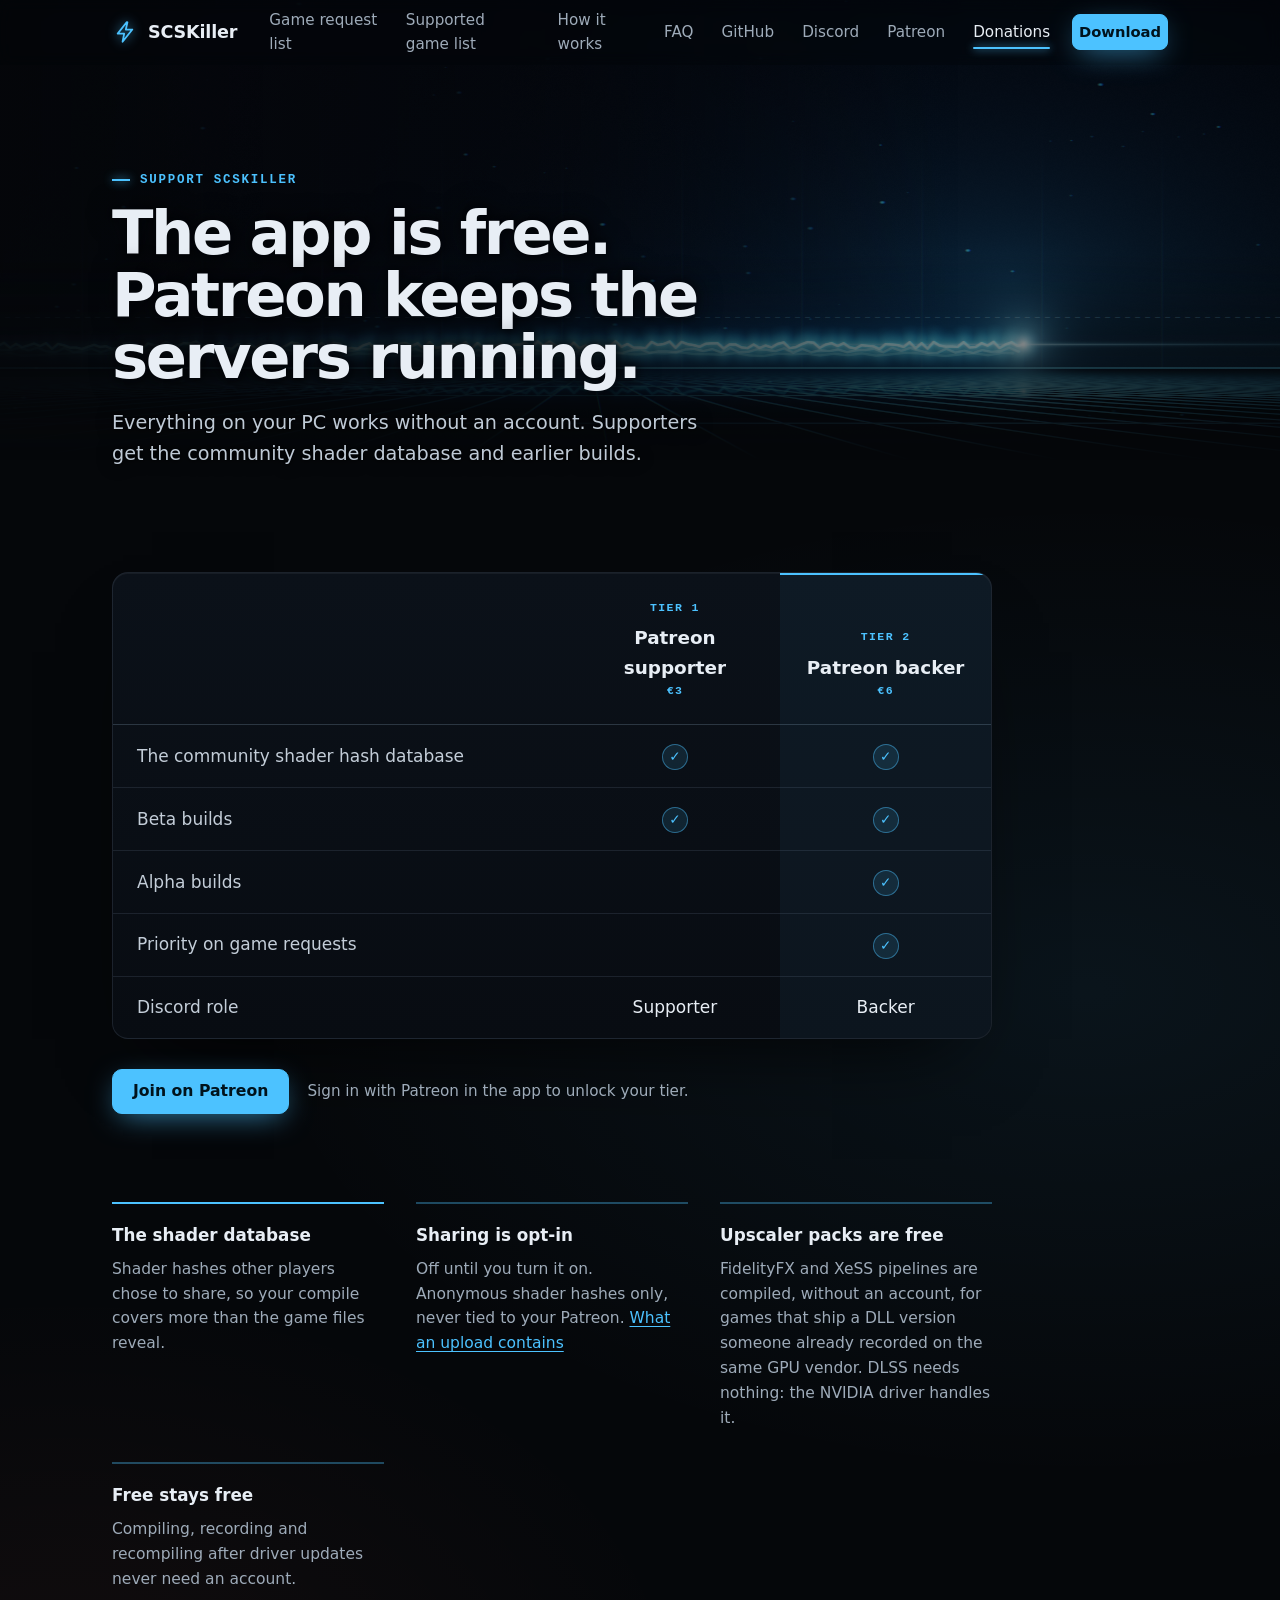
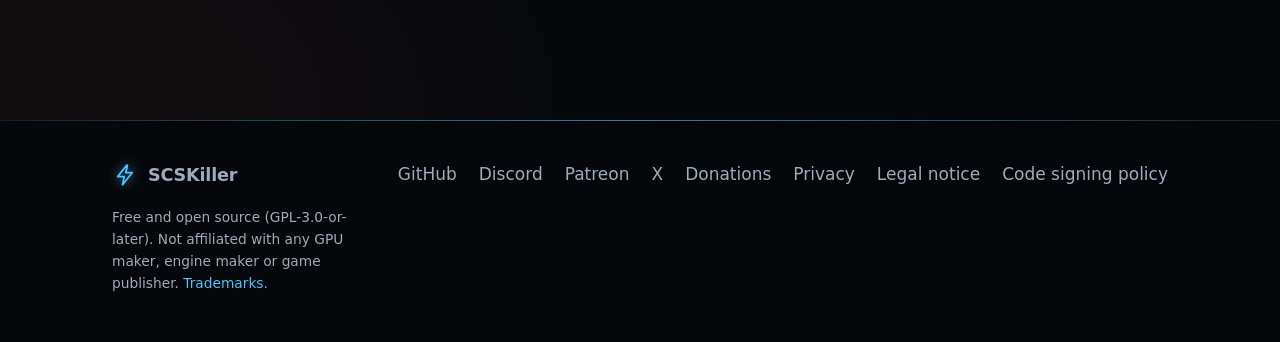
<file: support/index.html>
<!doctype html>
<html lang="en">
<head>
<meta charset="utf-8">
<meta name="viewport" content="width=device-width, initial-scale=1">
<title>Support SCSKiller on Patreon</title>
<meta name="description" content="SCSKiller is free. Patreon supporters get the community shader hash database and beta builds, and backers also get alpha builds. Patreon pays for the servers.">
<meta name="theme-color" content="#05070a">
<meta name="color-scheme" content="dark">
<link rel="canonical" href="https://scskiller.com/support/">
<meta property="og:title" content="Support SCSKiller on Patreon">
<meta property="og:description" content="SCSKiller is free. Patreon supporters get the community shader hash database and beta builds, and backers also get alpha builds. Patreon pays for the servers.">
<meta property="og:type" content="website">
<meta property="og:url" content="https://scskiller.com/support/">
<meta property="og:site_name" content="SCSKiller">
<meta name="twitter:card" content="summary">
<link rel="icon" href="/assets/favicon.svg" type="image/svg+xml">
<link rel="stylesheet" href="/assets/site.css">
<script>document.documentElement.classList.add('js')</script>
<script src="/assets/bg.js" defer></script>
<script src="/assets/site.js" defer></script>
</head>
<body>
<a class="skip" href="#main">Skip to content</a>

<header class="site-header">
  <div class="wrap">
    <a class="brand" href="/"><svg viewBox="0 0 32 32" aria-hidden="true"><path d="M18 4 7 18h8l-2 10 12-15h-8l2-9z" fill="none" stroke="#4cc2ff" stroke-width="2.2" stroke-linejoin="round"/></svg>SCSKiller</a>
    <nav class="nav" aria-label="Main">
      <a href="/requests/">Game request list</a>
      <a href="/supported/">Supported game list</a>
      <a href="/#how">How it works</a>
      <a href="/#faq">FAQ</a>
      <a href="https://github.com/BlueHeisenberg/SCSKiller">GitHub</a>
      <a href="https://discord.gg/st7C4yCTcN">Discord</a>
      <a href="https://www.patreon.com/SCSKiller">Patreon</a>
      <a class="keep" href="/support/" aria-current="page">Donations</a>
      <a class="btn btn-primary" href="/#download">Download</a>
    </nav>
  </div>
</header>

<main id="main">
  <section class="hero sub">
    <div class="band" aria-hidden="true"><canvas class="scene" data-variant="band"></canvas></div>
    <div class="wrap">
      <span class="eyebrow">Support SCSKiller</span>
      <h1>The app is free. Patreon keeps the servers running.</h1>
      <p class="lede">Everything on your PC works without an account. Supporters get the community shader database and earlier builds.</p>
    </div>
  </section>

  <section class="support-body">
    <div class="wrap">
      <table class="tiers-table" data-reveal>
        <thead>
          <tr><th scope="col"><span class="visually-hidden">What you get</span></th><th scope="col"><small>Tier 1</small>Patreon supporter<small>€3</small></th><th scope="col"><small>Tier 2</small>Patreon backer<small>€6</small></th></tr>
        </thead>
        <tbody>
          <tr><th scope="row">The community shader hash database</th><td><span class="yes" aria-label="Included">✓</span></td><td><span class="yes" aria-label="Included">✓</span></td></tr>
          <tr><th scope="row">Beta builds</th><td><span class="yes" aria-label="Included">✓</span></td><td><span class="yes" aria-label="Included">✓</span></td></tr>
          <tr><th scope="row">Alpha builds</th><td><span class="visually-hidden">Not included</span></td><td><span class="yes" aria-label="Included">✓</span></td></tr>
          <tr><th scope="row">Priority on game requests</th><td><span class="visually-hidden">Not included</span></td><td><span class="yes" aria-label="Included">✓</span></td></tr>
          <tr><th scope="row">Discord role</th><td>Supporter</td><td>Backer</td></tr>
        </tbody>
      </table>
      <div class="support-cta" data-reveal>
        <a class="btn btn-primary" href="https://www.patreon.com/SCSKiller">Join on Patreon</a>
        <p>Sign in with Patreon in the app to unlock your tier.</p>
      </div>
    </div>
  </section>

  <section class="support-body">
    <div class="wrap">
      <dl class="notes" data-reveal>
        <div><dt>The shader database</dt><dd>Shader hashes other players chose to share, so your compile covers more than the game files reveal.</dd></div>
        <div><dt>Sharing is opt-in</dt><dd>Off until you turn it on. Anonymous shader hashes only, never tied to your Patreon. <a href="/privacy/#uploads">What an upload contains</a></dd></div>
        <div><dt>Upscaler packs are free</dt><dd>FidelityFX and XeSS pipelines are compiled, without an account, for games that ship a DLL version someone already recorded on the same GPU vendor. DLSS needs nothing: the NVIDIA driver handles it.</dd></div>
        <div><dt>Free stays free</dt><dd>Compiling, recording and recompiling after driver updates never need an account.</dd></div>
      </dl>
    </div>
  </section>
</main>

<footer class="site-footer">
  <div class="wrap">
    <div>
      <a class="brand" href="/"><svg viewBox="0 0 32 32" aria-hidden="true"><path d="M18 4 7 18h8l-2 10 12-15h-8l2-9z" fill="none" stroke="#4cc2ff" stroke-width="2.2" stroke-linejoin="round"/></svg>SCSKiller</a>
      <p class="note">Free and open source (GPL-3.0-or-later). Not affiliated with any GPU maker, engine maker or game publisher. <a href="/legal/#trademarks">Trademarks</a>.</p>
    </div>
    <nav aria-label="Footer">
      <ul>
        <li><a href="https://github.com/BlueHeisenberg/SCSKiller">GitHub</a></li>
        <li><a href="https://discord.gg/st7C4yCTcN">Discord</a></li>
        <li><a href="https://www.patreon.com/SCSKiller">Patreon</a></li>
        <li><a href="https://x.com/SCSKiller">X</a></li>
        <li><a href="/support/">Donations</a></li>
        <li><a href="/privacy/">Privacy</a></li>
        <li><a href="/legal/">Legal notice</a></li>
        <li><a href="/code-signing-policy/">Code signing policy</a></li>
      </ul>
    </nav>
  </div>
</footer>
</body>
</html>
</file>
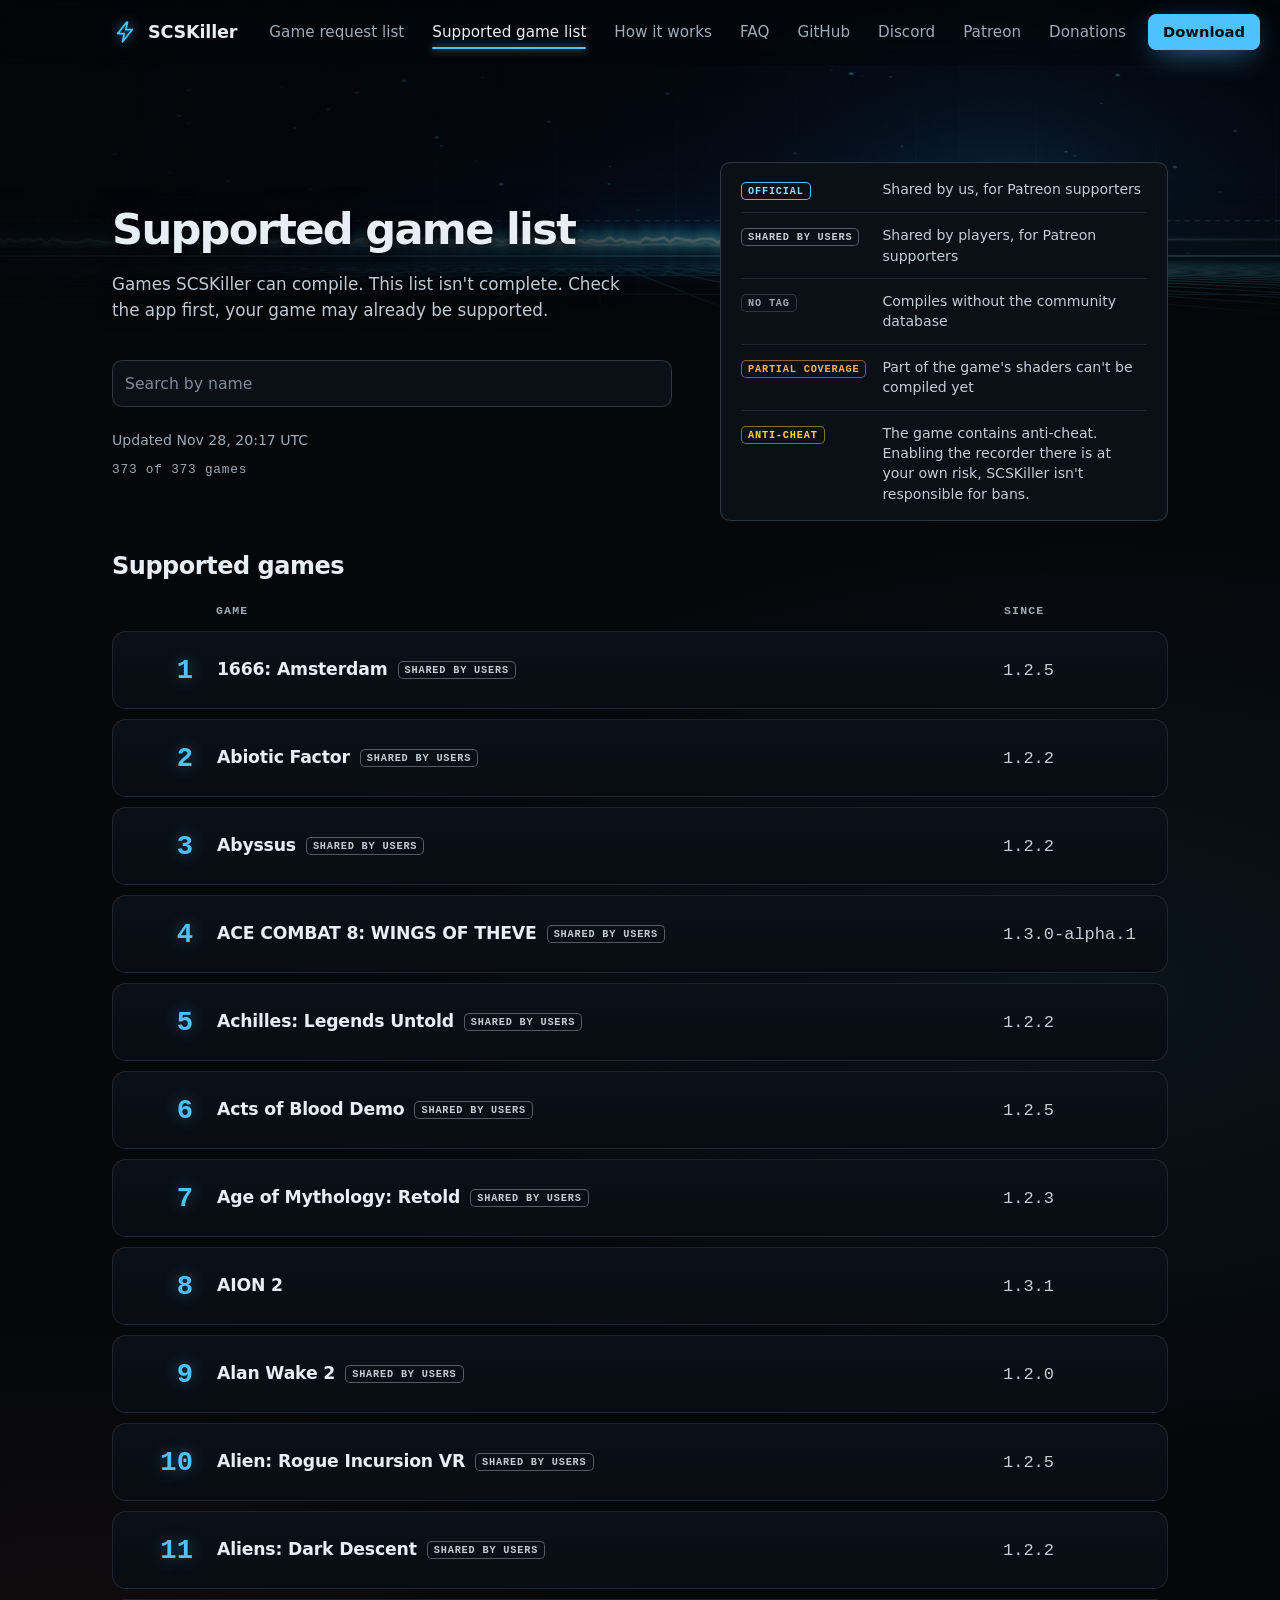
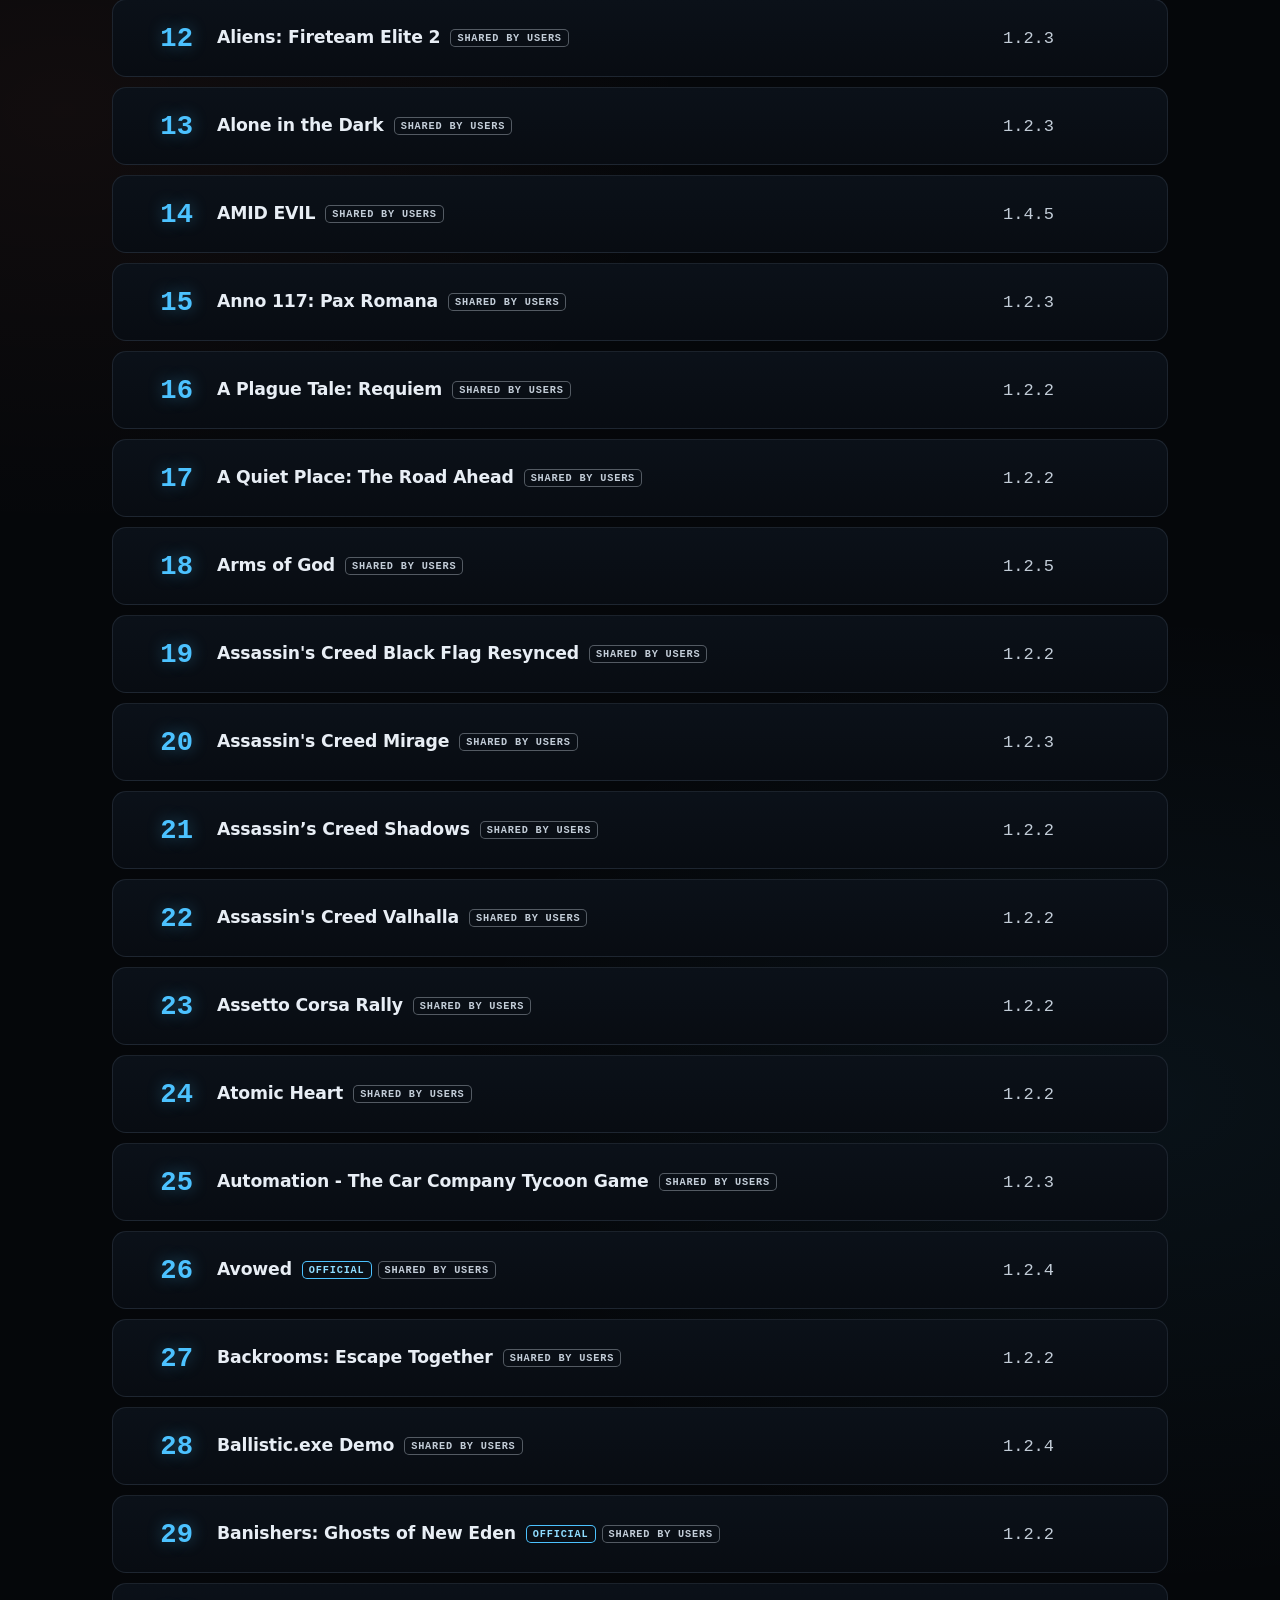
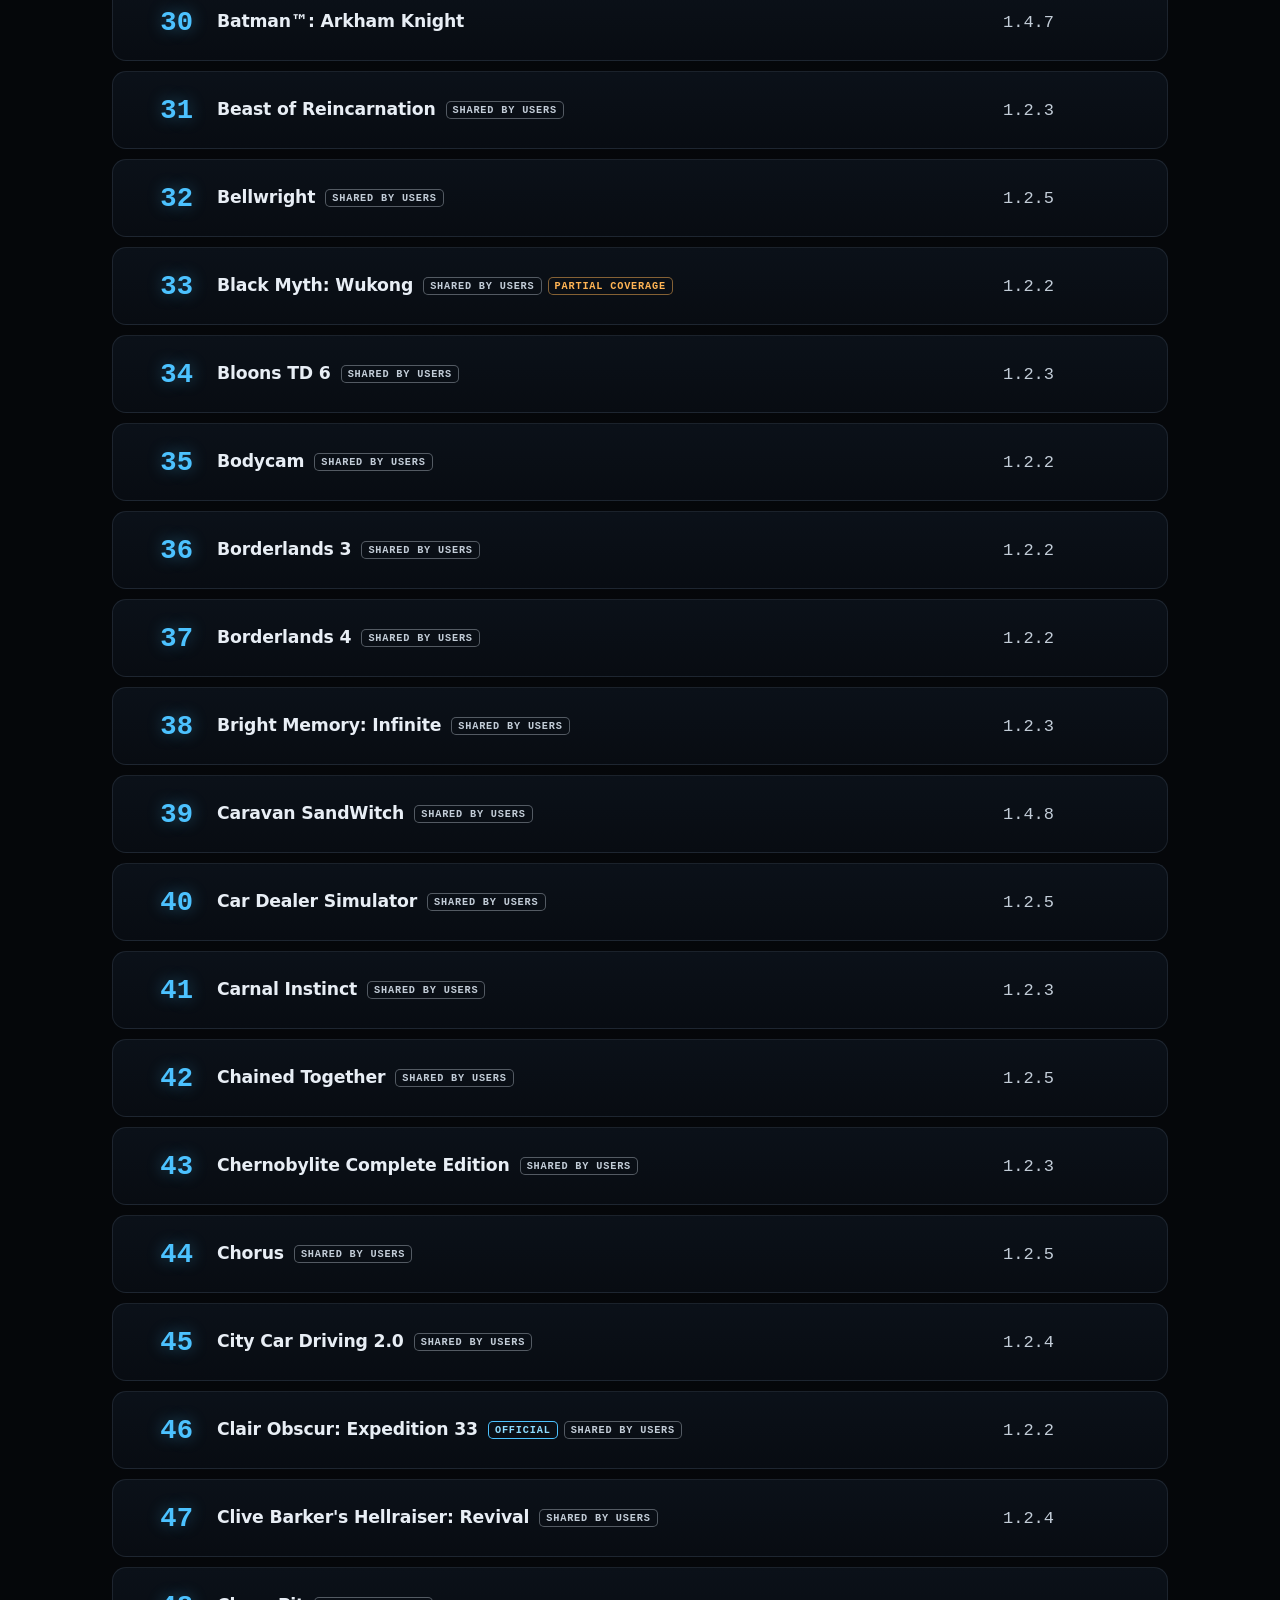
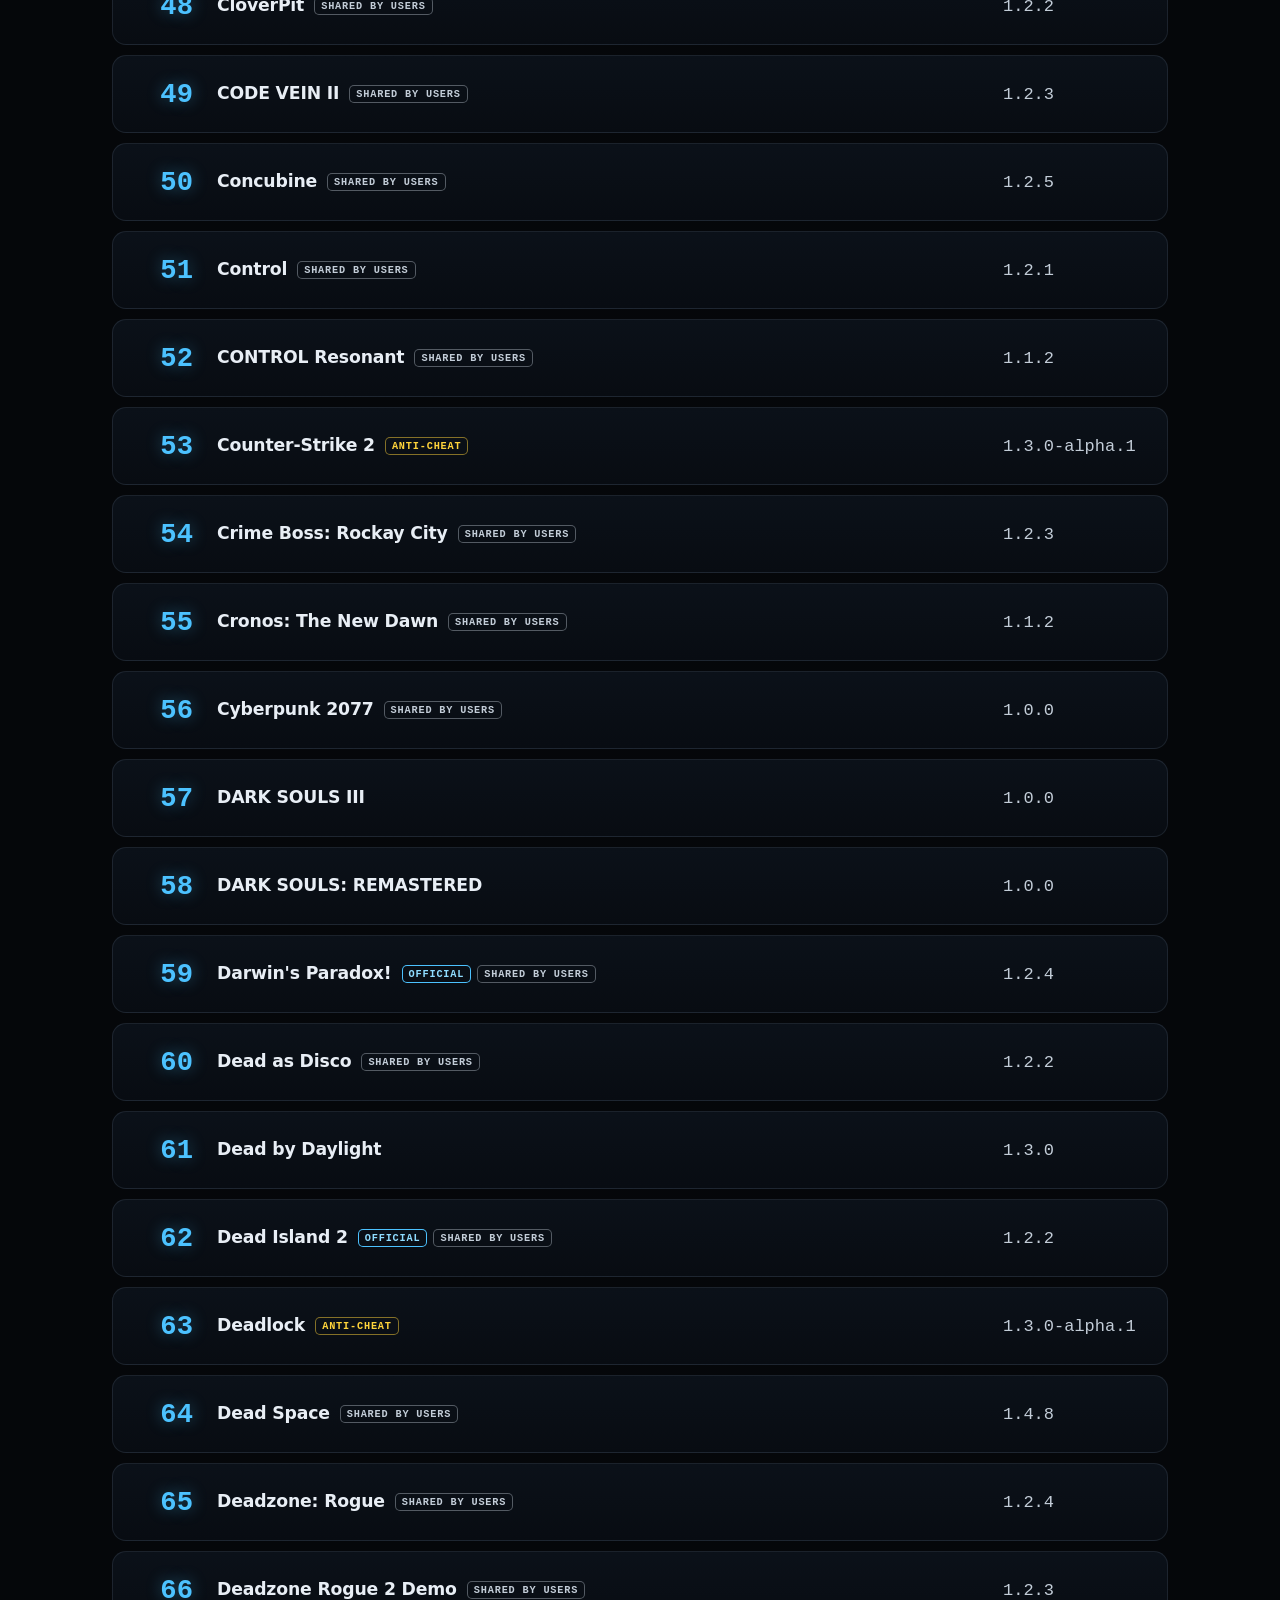
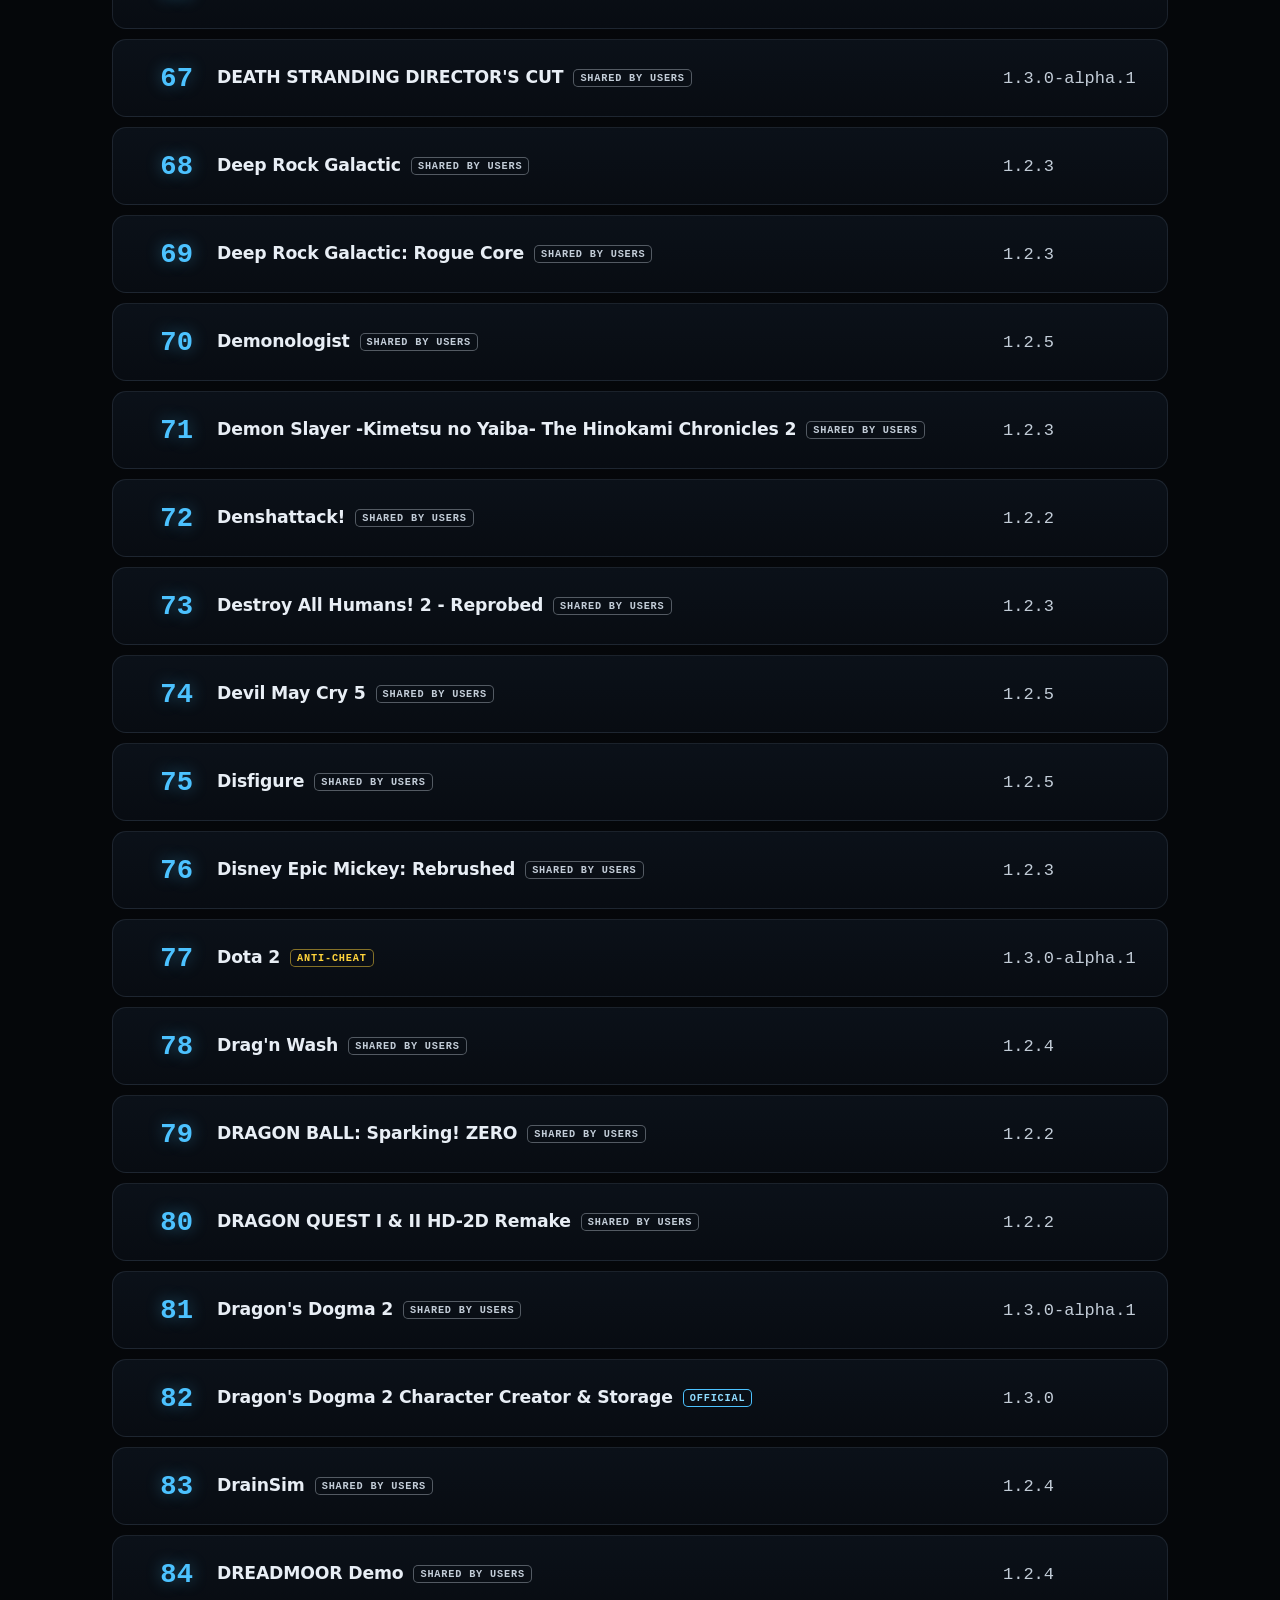
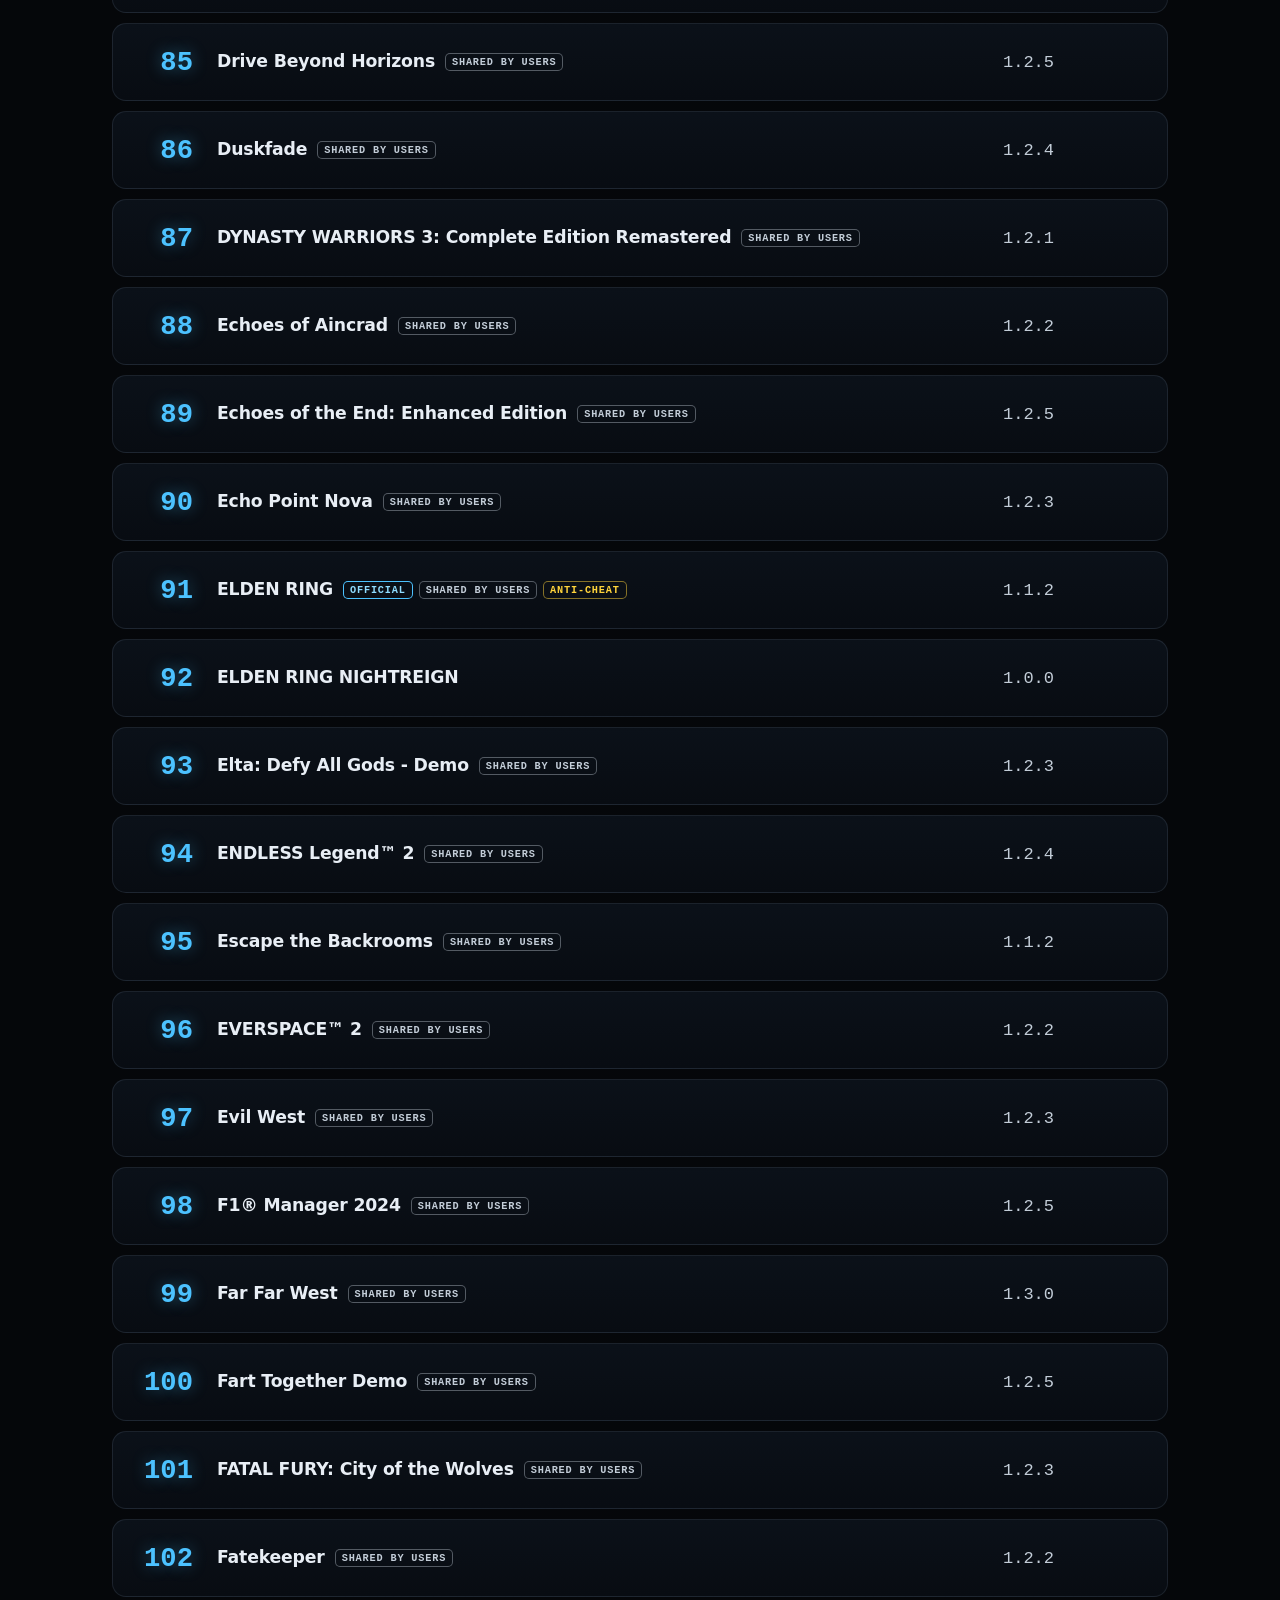
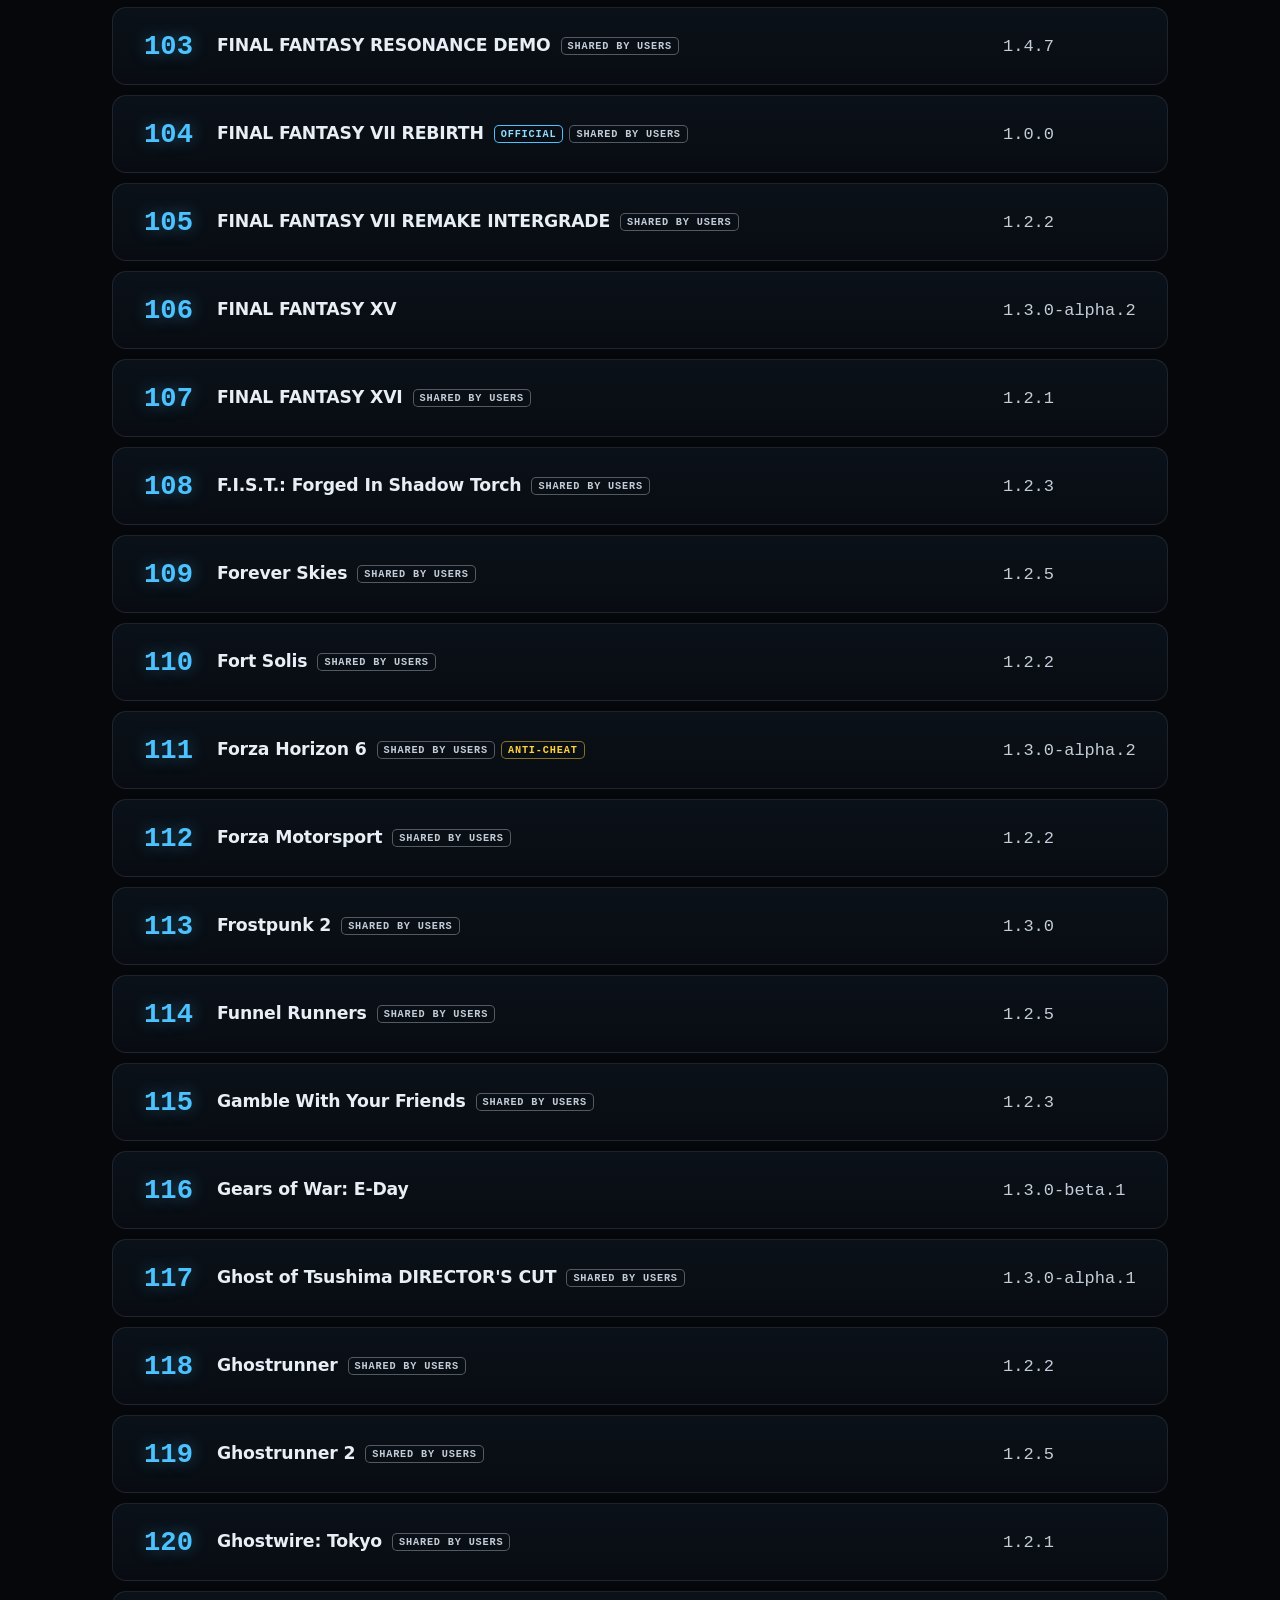
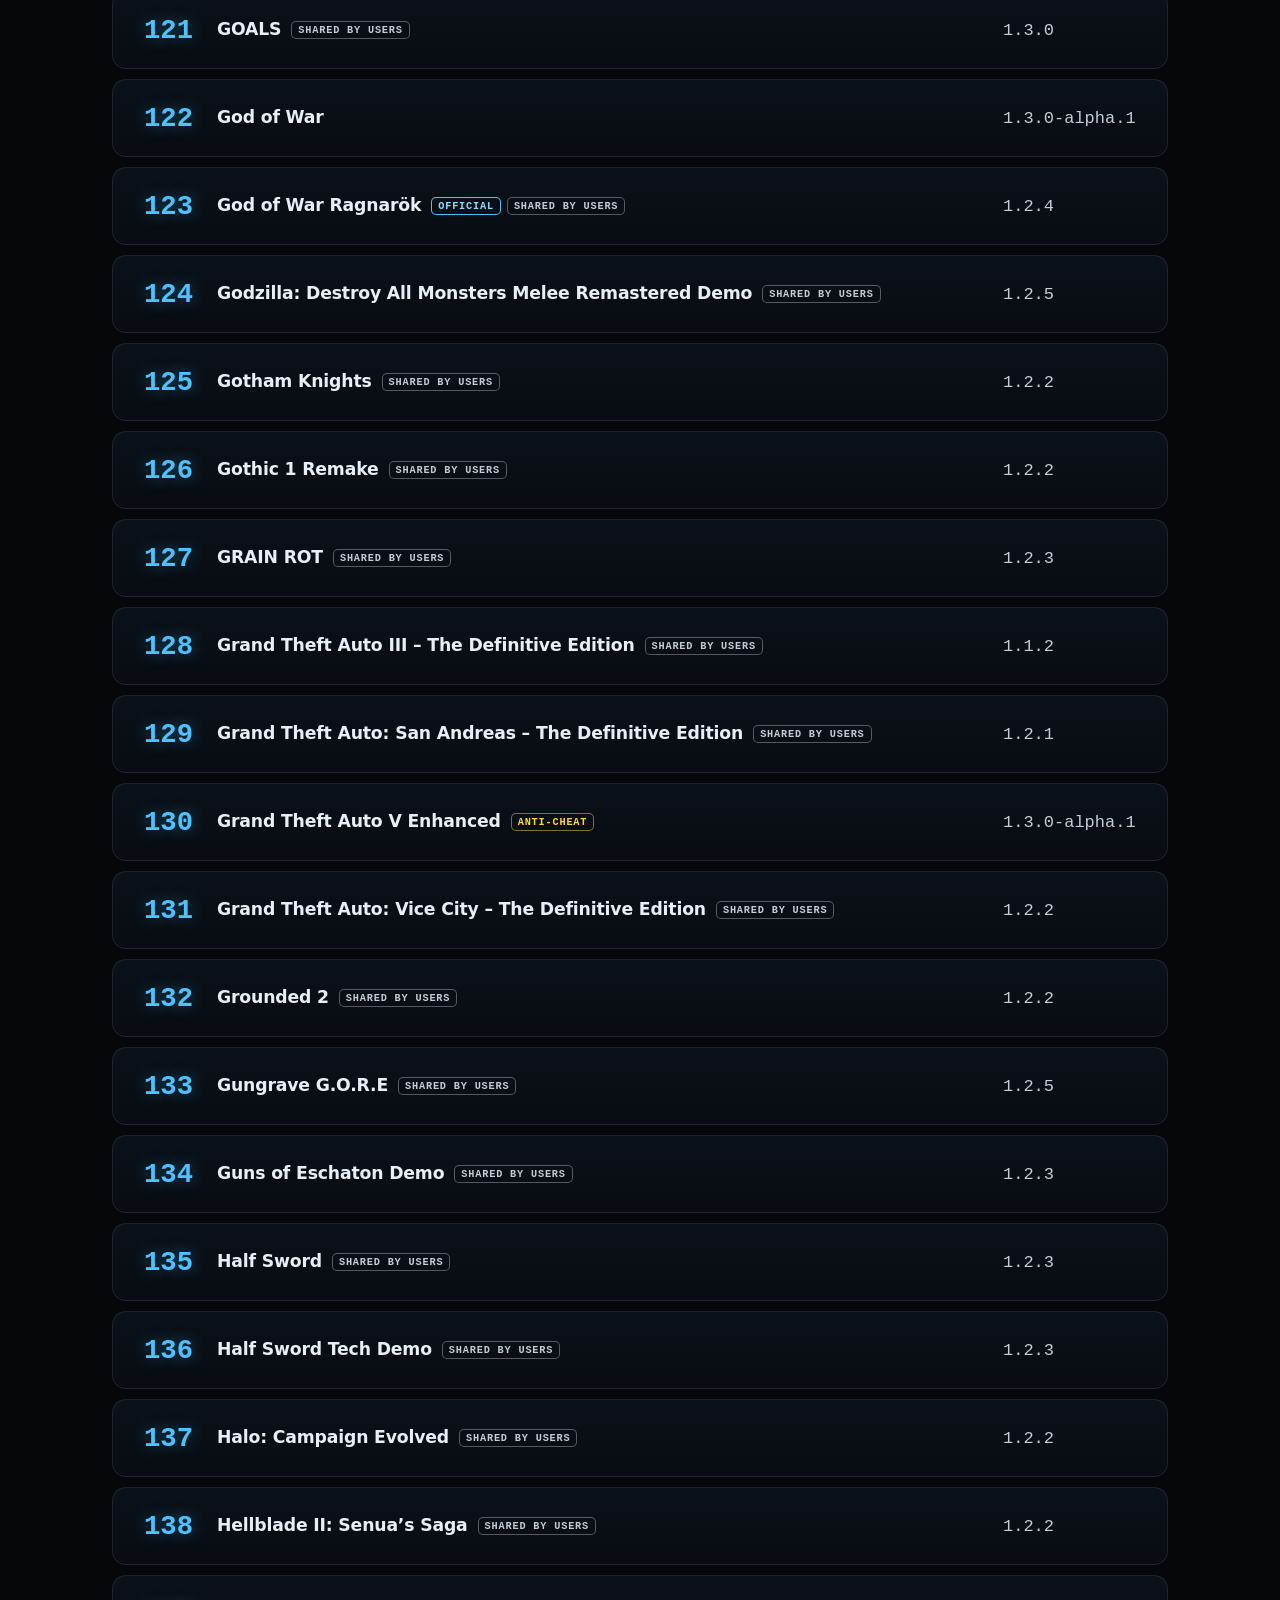
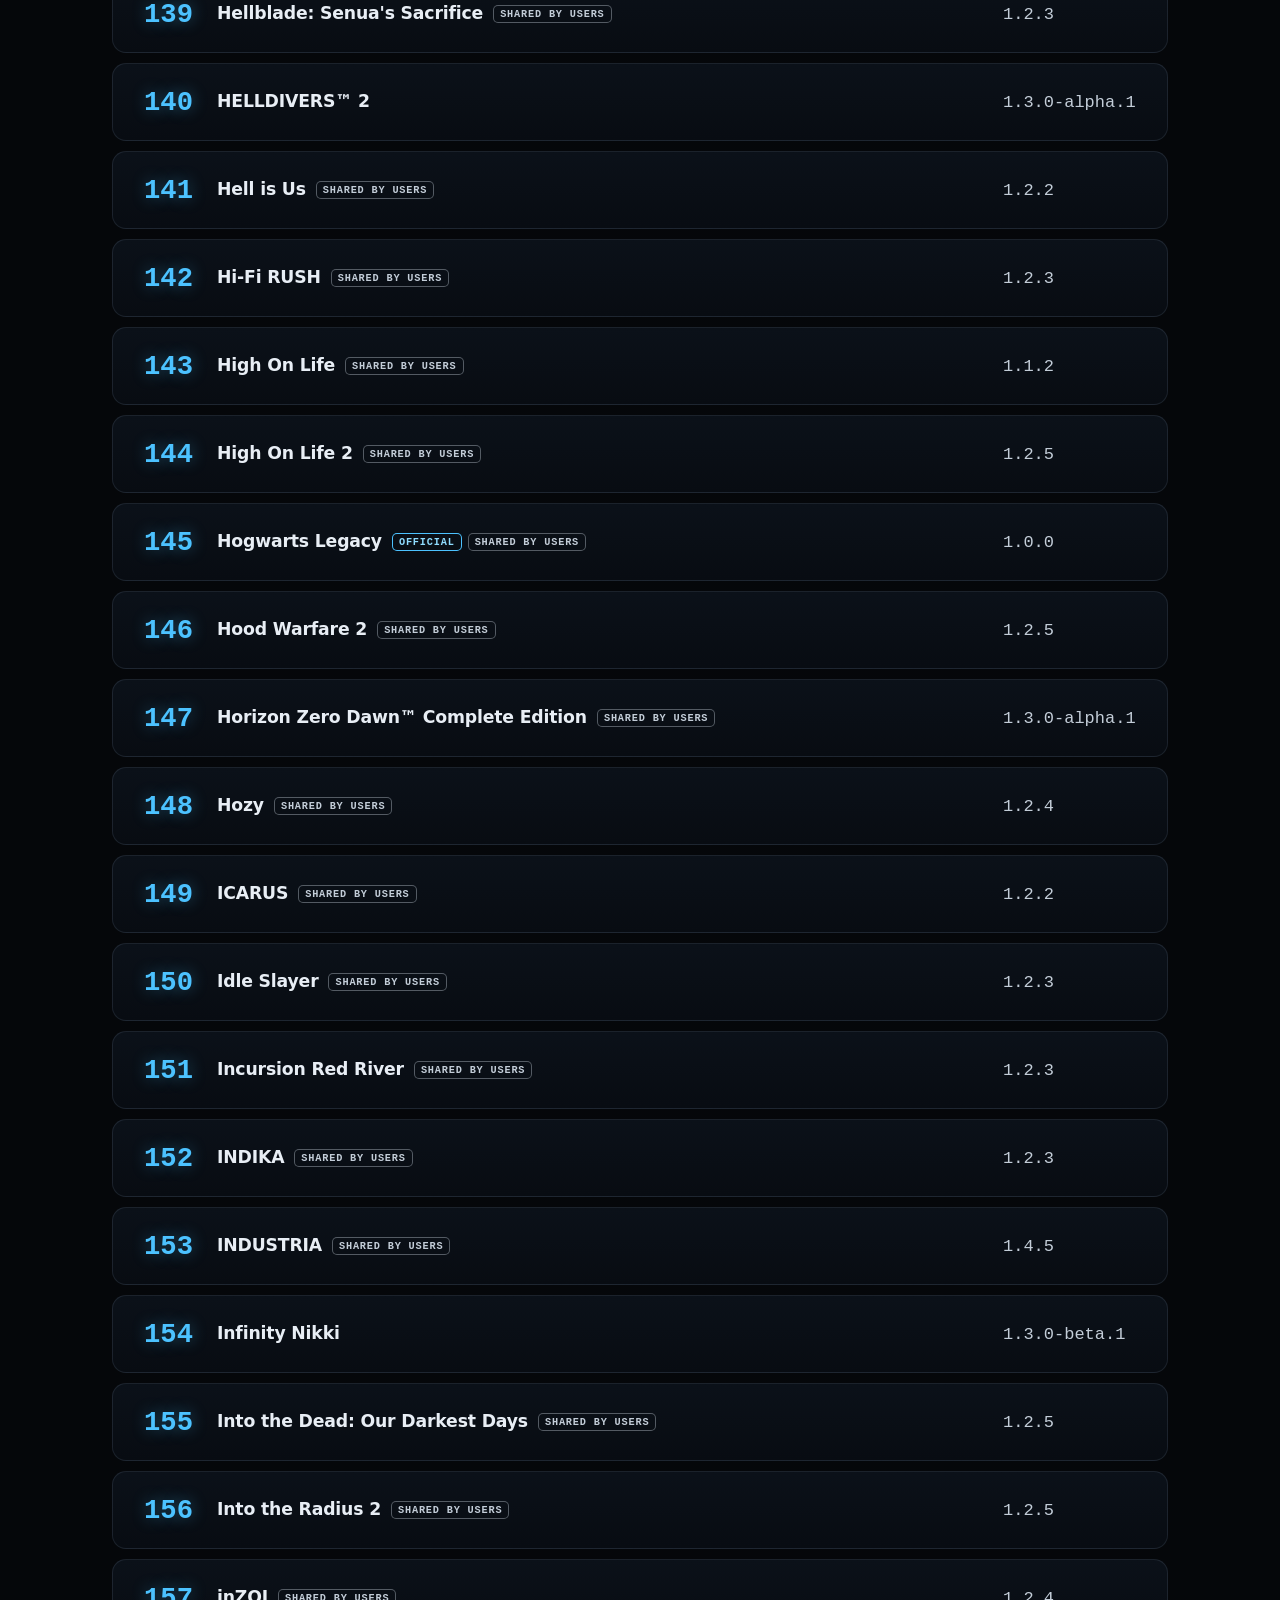
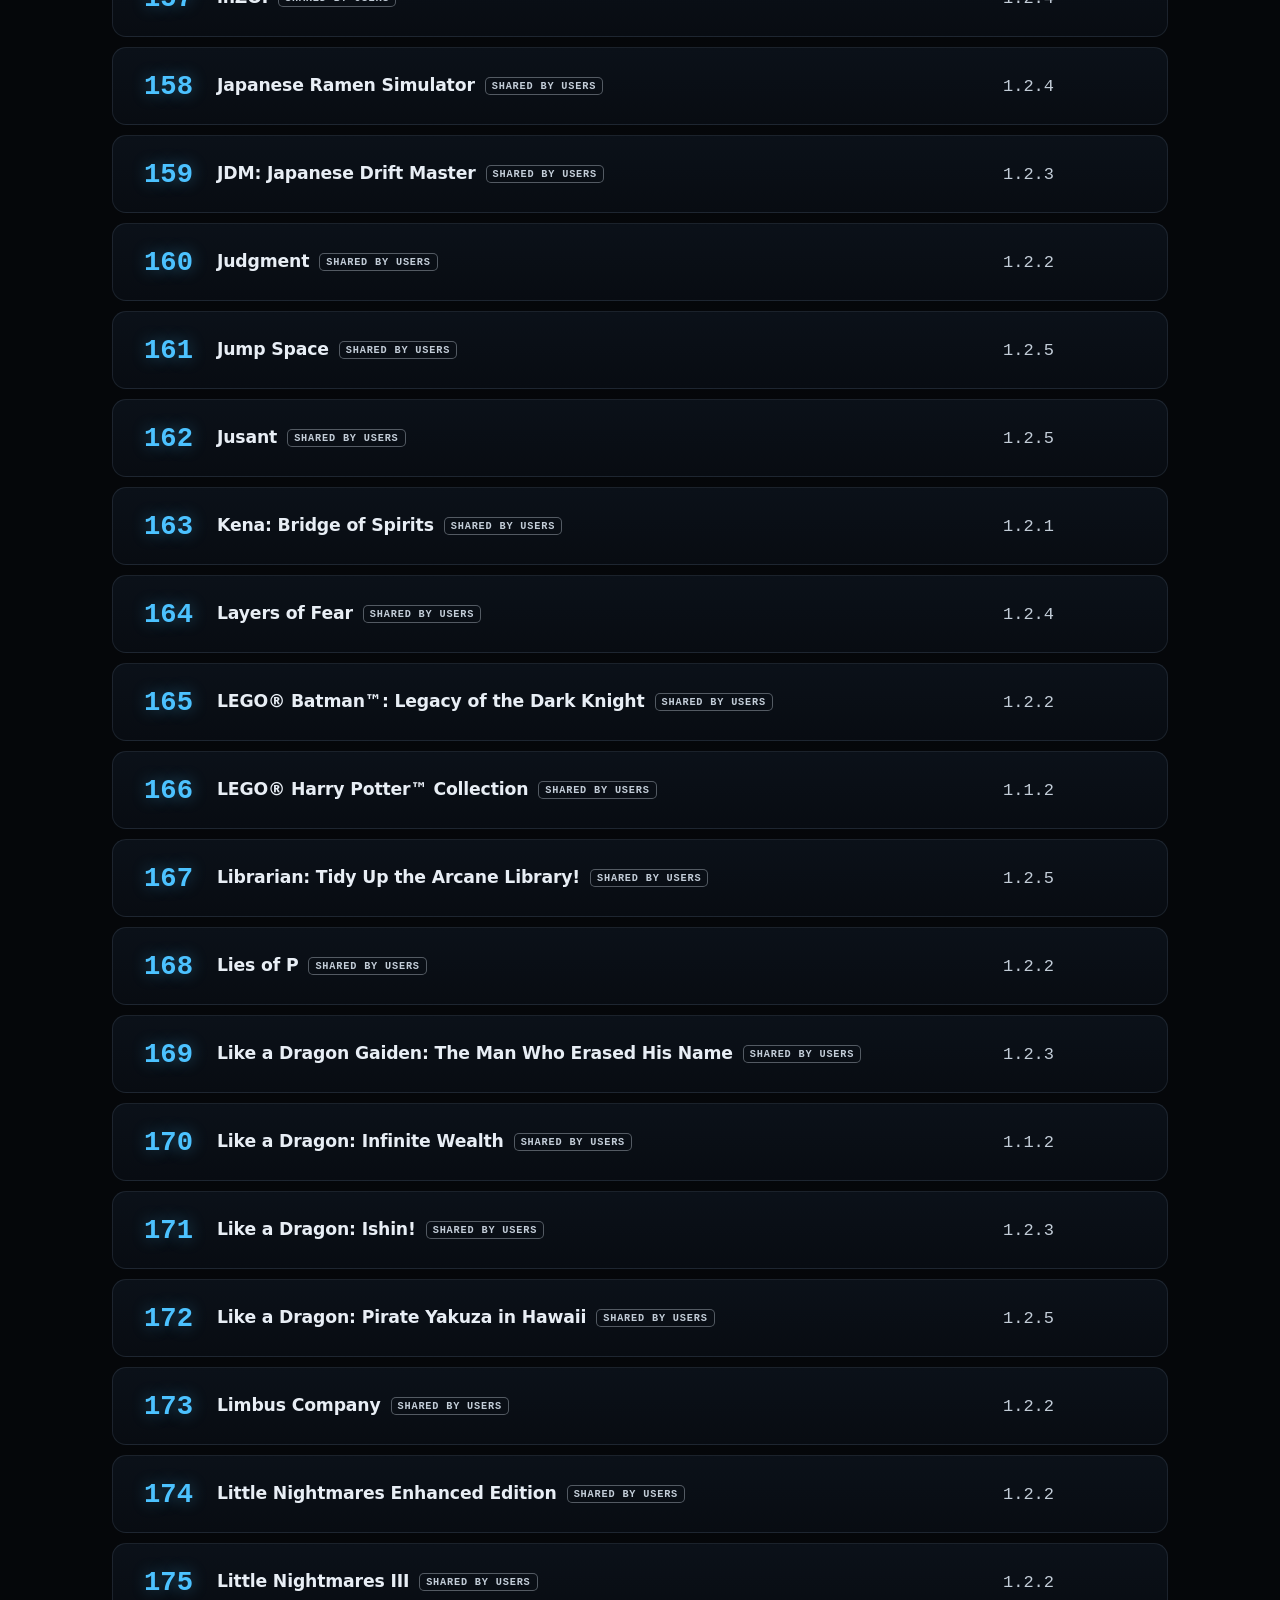
<file: supported/index.html>
<!doctype html>
<html lang="en">
<head>
<meta charset="utf-8">
<meta name="viewport" content="width=device-width, initial-scale=1">
<title>Supported game list · SCSKiller</title>
<meta name="description" content="Every game SCSKiller can compile, with the community database&#x27;s tags and the version that added it.">
<meta name="theme-color" content="#05070a">
<meta name="color-scheme" content="dark">
<link rel="canonical" href="https://scskiller.com/supported/">
<link rel="icon" href="/assets/favicon.svg" type="image/svg+xml">
<link rel="stylesheet" href="/assets/site.css">
<link rel="stylesheet" href="/lists/compat.css">
<link rel="stylesheet" href="/lists/style.css">
<script>document.documentElement.classList.add('js')</script>
<script src="/assets/bg.js" defer></script>
<script src="/assets/site.js" defer></script>
<script src="/lists/app.js" defer></script>
</head>
<body>
<a class="skip" href="#main">Skip to content</a>

<header class="site-header">
  <div class="wrap">
    <a class="brand" href="/"><svg viewBox="0 0 32 32" aria-hidden="true"><path d="M18 4 7 18h8l-2 10 12-15h-8l2-9z" fill="none" stroke="#4cc2ff" stroke-width="2.2" stroke-linejoin="round"/></svg>SCSKiller</a>
    <nav class="nav" aria-label="Main">
      <a href="../requests/">Game request list</a>
      <a href="../supported/" aria-current="page">Supported game list</a>
      <a href="/#how">How it works</a>
      <a href="/#faq">FAQ</a>
      <a href="https://github.com/BlueHeisenberg/SCSKiller">GitHub</a>
      <a href="https://discord.gg/st7C4yCTcN">Discord</a>
      <a href="https://www.patreon.com/SCSKiller">Patreon</a>
      <a class="keep" href="/support/">Donations</a>
      <a class="btn btn-primary" href="/#download">Download</a>
    </nav>
  </div>
</header>

<main id="main">
  <section class="hero sub">
    <div class="band" aria-hidden="true"><canvas class="scene" data-variant="band"></canvas></div>
    <div class="wrap"><div class="head">
      <div class="head-text">
        <h1>Supported game list</h1>
        <p class="lede">Games SCSKiller can compile. This list isn&#x27;t complete. Check the app first, your game may already be supported.</p>
        <form class="controls" role="search" data-for="list"><div class="field grow"><input id="q" type="search" aria-label="Search games" placeholder="Search by name" autocomplete="off" spellcheck="false"></div></form>
        <p class="floor">Updated <time datetime="2026-11-28T20:17:45Z">Nov 28, 20:17 UTC</time></p>
        <p class="status" role="status" aria-live="polite">373 of 373 games</p>
      </div>
      <ul class="side legend-box" aria-label="Tags"><li><span class="tag src-team">Official</span> Shared by us, for Patreon supporters</li><li><span class="tag src-community">Shared by users</span> Shared by players, for Patreon supporters</li><li><span class="tag none">No tag</span> Compiles without the community database</li><li><span class="tag partial">Partial coverage</span> Part of the game&#x27;s shaders can&#x27;t be compiled yet</li><li><span class="tag ac">Anti-cheat</span> The game contains anti-cheat. Enabling the recorder there is at your own risk, SCSKiller isn&#x27;t responsible for bans.</li></ul>
    </div></div>
  </section>

  <section class="compat-body">
    <div class="wrap" id="list" data-live="supported.json">
      <div class="group"><div class="group-head"><h2>Supported games</h2></div><div class="ranked-head sup" aria-hidden="true"><span></span><span>Game</span><span class="tags"></span><span class="">Since</span></div><ol class="ranked sup" start="1"><li class="game panel" data-q="1666amsterdam"><div class="game-row"><span class="rank"><span class="visually-hidden">Rank </span>1</span><h3 class="gname">1666: Amsterdam</h3><div class="cells"><span class="cell tags"><span class="tag src-community">Shared by users</span></span><span class="cell since"><span class="visually-hidden">Since: </span><span class="unit" aria-hidden="true">since </span>1.2.5</span></div></div></li><li class="game panel" data-q="abioticfactor"><div class="game-row"><span class="rank"><span class="visually-hidden">Rank </span>2</span><h3 class="gname">Abiotic Factor</h3><div class="cells"><span class="cell tags"><span class="tag src-community">Shared by users</span></span><span class="cell since"><span class="visually-hidden">Since: </span><span class="unit" aria-hidden="true">since </span>1.2.2</span></div></div></li><li class="game panel" data-q="abyssus"><div class="game-row"><span class="rank"><span class="visually-hidden">Rank </span>3</span><h3 class="gname">Abyssus</h3><div class="cells"><span class="cell tags"><span class="tag src-community">Shared by users</span></span><span class="cell since"><span class="visually-hidden">Since: </span><span class="unit" aria-hidden="true">since </span>1.2.2</span></div></div></li><li class="game panel" data-q="acecombat8wingsoftheve"><div class="game-row"><span class="rank"><span class="visually-hidden">Rank </span>4</span><h3 class="gname">ACE COMBAT 8: WINGS OF THEVE</h3><div class="cells"><span class="cell tags"><span class="tag src-community">Shared by users</span></span><span class="cell since"><span class="visually-hidden">Since: </span><span class="unit" aria-hidden="true">since </span>1.3.0-alpha.1</span></div></div></li><li class="game panel" data-q="achilleslegendsuntold"><div class="game-row"><span class="rank"><span class="visually-hidden">Rank </span>5</span><h3 class="gname">Achilles: Legends Untold</h3><div class="cells"><span class="cell tags"><span class="tag src-community">Shared by users</span></span><span class="cell since"><span class="visually-hidden">Since: </span><span class="unit" aria-hidden="true">since </span>1.2.2</span></div></div></li><li class="game panel" data-q="actsofblooddemo"><div class="game-row"><span class="rank"><span class="visually-hidden">Rank </span>6</span><h3 class="gname">Acts of Blood Demo</h3><div class="cells"><span class="cell tags"><span class="tag src-community">Shared by users</span></span><span class="cell since"><span class="visually-hidden">Since: </span><span class="unit" aria-hidden="true">since </span>1.2.5</span></div></div></li><li class="game panel" data-q="ageofmythologyretold"><div class="game-row"><span class="rank"><span class="visually-hidden">Rank </span>7</span><h3 class="gname">Age of Mythology: Retold</h3><div class="cells"><span class="cell tags"><span class="tag src-community">Shared by users</span></span><span class="cell since"><span class="visually-hidden">Since: </span><span class="unit" aria-hidden="true">since </span>1.2.3</span></div></div></li><li class="game panel" data-q="aion2"><div class="game-row"><span class="rank"><span class="visually-hidden">Rank </span>8</span><h3 class="gname">AION 2</h3><div class="cells"><span class="cell tags"></span><span class="cell since"><span class="visually-hidden">Since: </span><span class="unit" aria-hidden="true">since </span>1.3.1</span></div></div></li><li class="game panel" data-q="alanwake2"><div class="game-row"><span class="rank"><span class="visually-hidden">Rank </span>9</span><h3 class="gname">Alan Wake 2</h3><div class="cells"><span class="cell tags"><span class="tag src-community">Shared by users</span></span><span class="cell since"><span class="visually-hidden">Since: </span><span class="unit" aria-hidden="true">since </span>1.2.0</span></div></div></li><li class="game panel" data-q="alienrogueincursionvr"><div class="game-row"><span class="rank"><span class="visually-hidden">Rank </span>10</span><h3 class="gname">Alien: Rogue Incursion VR</h3><div class="cells"><span class="cell tags"><span class="tag src-community">Shared by users</span></span><span class="cell since"><span class="visually-hidden">Since: </span><span class="unit" aria-hidden="true">since </span>1.2.5</span></div></div></li><li class="game panel" data-q="aliensdarkdescent"><div class="game-row"><span class="rank"><span class="visually-hidden">Rank </span>11</span><h3 class="gname">Aliens: Dark Descent</h3><div class="cells"><span class="cell tags"><span class="tag src-community">Shared by users</span></span><span class="cell since"><span class="visually-hidden">Since: </span><span class="unit" aria-hidden="true">since </span>1.2.2</span></div></div></li><li class="game panel" data-q="aliensfireteamelite2"><div class="game-row"><span class="rank"><span class="visually-hidden">Rank </span>12</span><h3 class="gname">Aliens: Fireteam Elite 2</h3><div class="cells"><span class="cell tags"><span class="tag src-community">Shared by users</span></span><span class="cell since"><span class="visually-hidden">Since: </span><span class="unit" aria-hidden="true">since </span>1.2.3</span></div></div></li><li class="game panel" data-q="aloneinthedark"><div class="game-row"><span class="rank"><span class="visually-hidden">Rank </span>13</span><h3 class="gname">Alone in the Dark</h3><div class="cells"><span class="cell tags"><span class="tag src-community">Shared by users</span></span><span class="cell since"><span class="visually-hidden">Since: </span><span class="unit" aria-hidden="true">since </span>1.2.3</span></div></div></li><li class="game panel" data-q="amidevil"><div class="game-row"><span class="rank"><span class="visually-hidden">Rank </span>14</span><h3 class="gname">AMID EVIL</h3><div class="cells"><span class="cell tags"><span class="tag src-community">Shared by users</span></span><span class="cell since"><span class="visually-hidden">Since: </span><span class="unit" aria-hidden="true">since </span>1.4.5</span></div></div></li><li class="game panel" data-q="anno117paxromana"><div class="game-row"><span class="rank"><span class="visually-hidden">Rank </span>15</span><h3 class="gname">Anno 117: Pax Romana</h3><div class="cells"><span class="cell tags"><span class="tag src-community">Shared by users</span></span><span class="cell since"><span class="visually-hidden">Since: </span><span class="unit" aria-hidden="true">since </span>1.2.3</span></div></div></li><li class="game panel" data-q="aplaguetalerequiem"><div class="game-row"><span class="rank"><span class="visually-hidden">Rank </span>16</span><h3 class="gname">A Plague Tale: Requiem</h3><div class="cells"><span class="cell tags"><span class="tag src-community">Shared by users</span></span><span class="cell since"><span class="visually-hidden">Since: </span><span class="unit" aria-hidden="true">since </span>1.2.2</span></div></div></li><li class="game panel" data-q="aquietplacetheroadahead"><div class="game-row"><span class="rank"><span class="visually-hidden">Rank </span>17</span><h3 class="gname">A Quiet Place: The Road Ahead</h3><div class="cells"><span class="cell tags"><span class="tag src-community">Shared by users</span></span><span class="cell since"><span class="visually-hidden">Since: </span><span class="unit" aria-hidden="true">since </span>1.2.2</span></div></div></li><li class="game panel" data-q="armsofgod"><div class="game-row"><span class="rank"><span class="visually-hidden">Rank </span>18</span><h3 class="gname">Arms of God</h3><div class="cells"><span class="cell tags"><span class="tag src-community">Shared by users</span></span><span class="cell since"><span class="visually-hidden">Since: </span><span class="unit" aria-hidden="true">since </span>1.2.5</span></div></div></li><li class="game panel" data-q="assassinscreedblackflagresynced"><div class="game-row"><span class="rank"><span class="visually-hidden">Rank </span>19</span><h3 class="gname">Assassin&#x27;s Creed Black Flag Resynced</h3><div class="cells"><span class="cell tags"><span class="tag src-community">Shared by users</span></span><span class="cell since"><span class="visually-hidden">Since: </span><span class="unit" aria-hidden="true">since </span>1.2.2</span></div></div></li><li class="game panel" data-q="assassinscreedmirage"><div class="game-row"><span class="rank"><span class="visually-hidden">Rank </span>20</span><h3 class="gname">Assassin&#x27;s Creed Mirage</h3><div class="cells"><span class="cell tags"><span class="tag src-community">Shared by users</span></span><span class="cell since"><span class="visually-hidden">Since: </span><span class="unit" aria-hidden="true">since </span>1.2.3</span></div></div></li><li class="game panel" data-q="assassinscreedshadows"><div class="game-row"><span class="rank"><span class="visually-hidden">Rank </span>21</span><h3 class="gname">Assassin’s Creed Shadows</h3><div class="cells"><span class="cell tags"><span class="tag src-community">Shared by users</span></span><span class="cell since"><span class="visually-hidden">Since: </span><span class="unit" aria-hidden="true">since </span>1.2.2</span></div></div></li><li class="game panel" data-q="assassinscreedvalhalla"><div class="game-row"><span class="rank"><span class="visually-hidden">Rank </span>22</span><h3 class="gname">Assassin&#x27;s Creed Valhalla</h3><div class="cells"><span class="cell tags"><span class="tag src-community">Shared by users</span></span><span class="cell since"><span class="visually-hidden">Since: </span><span class="unit" aria-hidden="true">since </span>1.2.2</span></div></div></li><li class="game panel" data-q="assettocorsarally"><div class="game-row"><span class="rank"><span class="visually-hidden">Rank </span>23</span><h3 class="gname">Assetto Corsa Rally</h3><div class="cells"><span class="cell tags"><span class="tag src-community">Shared by users</span></span><span class="cell since"><span class="visually-hidden">Since: </span><span class="unit" aria-hidden="true">since </span>1.2.2</span></div></div></li><li class="game panel" data-q="atomicheart"><div class="game-row"><span class="rank"><span class="visually-hidden">Rank </span>24</span><h3 class="gname">Atomic Heart</h3><div class="cells"><span class="cell tags"><span class="tag src-community">Shared by users</span></span><span class="cell since"><span class="visually-hidden">Since: </span><span class="unit" aria-hidden="true">since </span>1.2.2</span></div></div></li><li class="game panel" data-q="automationthecarcompanytycoongame"><div class="game-row"><span class="rank"><span class="visually-hidden">Rank </span>25</span><h3 class="gname">Automation - The Car Company Tycoon Game</h3><div class="cells"><span class="cell tags"><span class="tag src-community">Shared by users</span></span><span class="cell since"><span class="visually-hidden">Since: </span><span class="unit" aria-hidden="true">since </span>1.2.3</span></div></div></li><li class="game panel" data-q="avowed"><div class="game-row"><span class="rank"><span class="visually-hidden">Rank </span>26</span><h3 class="gname">Avowed</h3><div class="cells"><span class="cell tags"><span class="tag src-team">Official</span><span class="tag src-community">Shared by users</span></span><span class="cell since"><span class="visually-hidden">Since: </span><span class="unit" aria-hidden="true">since </span>1.2.4</span></div></div></li><li class="game panel" data-q="backroomsescapetogether"><div class="game-row"><span class="rank"><span class="visually-hidden">Rank </span>27</span><h3 class="gname">Backrooms: Escape Together</h3><div class="cells"><span class="cell tags"><span class="tag src-community">Shared by users</span></span><span class="cell since"><span class="visually-hidden">Since: </span><span class="unit" aria-hidden="true">since </span>1.2.2</span></div></div></li><li class="game panel" data-q="ballisticexedemo"><div class="game-row"><span class="rank"><span class="visually-hidden">Rank </span>28</span><h3 class="gname">Ballistic.exe Demo</h3><div class="cells"><span class="cell tags"><span class="tag src-community">Shared by users</span></span><span class="cell since"><span class="visually-hidden">Since: </span><span class="unit" aria-hidden="true">since </span>1.2.4</span></div></div></li><li class="game panel" data-q="banishersghostsofneweden"><div class="game-row"><span class="rank"><span class="visually-hidden">Rank </span>29</span><h3 class="gname">Banishers: Ghosts of New Eden</h3><div class="cells"><span class="cell tags"><span class="tag src-team">Official</span><span class="tag src-community">Shared by users</span></span><span class="cell since"><span class="visually-hidden">Since: </span><span class="unit" aria-hidden="true">since </span>1.2.2</span></div></div></li><li class="game panel" data-q="batmantmarkhamknight"><div class="game-row"><span class="rank"><span class="visually-hidden">Rank </span>30</span><h3 class="gname">Batman™: Arkham Knight</h3><div class="cells"><span class="cell tags"></span><span class="cell since"><span class="visually-hidden">Since: </span><span class="unit" aria-hidden="true">since </span>1.4.7</span></div></div></li><li class="game panel" data-q="beastofreincarnation"><div class="game-row"><span class="rank"><span class="visually-hidden">Rank </span>31</span><h3 class="gname">Beast of Reincarnation</h3><div class="cells"><span class="cell tags"><span class="tag src-community">Shared by users</span></span><span class="cell since"><span class="visually-hidden">Since: </span><span class="unit" aria-hidden="true">since </span>1.2.3</span></div></div></li><li class="game panel" data-q="bellwright"><div class="game-row"><span class="rank"><span class="visually-hidden">Rank </span>32</span><h3 class="gname">Bellwright</h3><div class="cells"><span class="cell tags"><span class="tag src-community">Shared by users</span></span><span class="cell since"><span class="visually-hidden">Since: </span><span class="unit" aria-hidden="true">since </span>1.2.5</span></div></div></li><li class="game panel" data-q="blackmythwukong"><div class="game-row"><span class="rank"><span class="visually-hidden">Rank </span>33</span><h3 class="gname">Black Myth: Wukong</h3><div class="cells"><span class="cell tags"><span class="tag src-community">Shared by users</span><span class="tag partial">Partial coverage</span></span><span class="cell since"><span class="visually-hidden">Since: </span><span class="unit" aria-hidden="true">since </span>1.2.2</span></div></div></li><li class="game panel" data-q="bloonstd6"><div class="game-row"><span class="rank"><span class="visually-hidden">Rank </span>34</span><h3 class="gname">Bloons TD 6</h3><div class="cells"><span class="cell tags"><span class="tag src-community">Shared by users</span></span><span class="cell since"><span class="visually-hidden">Since: </span><span class="unit" aria-hidden="true">since </span>1.2.3</span></div></div></li><li class="game panel" data-q="bodycam"><div class="game-row"><span class="rank"><span class="visually-hidden">Rank </span>35</span><h3 class="gname">Bodycam</h3><div class="cells"><span class="cell tags"><span class="tag src-community">Shared by users</span></span><span class="cell since"><span class="visually-hidden">Since: </span><span class="unit" aria-hidden="true">since </span>1.2.2</span></div></div></li><li class="game panel" data-q="borderlands3"><div class="game-row"><span class="rank"><span class="visually-hidden">Rank </span>36</span><h3 class="gname">Borderlands 3</h3><div class="cells"><span class="cell tags"><span class="tag src-community">Shared by users</span></span><span class="cell since"><span class="visually-hidden">Since: </span><span class="unit" aria-hidden="true">since </span>1.2.2</span></div></div></li><li class="game panel" data-q="borderlands4"><div class="game-row"><span class="rank"><span class="visually-hidden">Rank </span>37</span><h3 class="gname">Borderlands 4</h3><div class="cells"><span class="cell tags"><span class="tag src-community">Shared by users</span></span><span class="cell since"><span class="visually-hidden">Since: </span><span class="unit" aria-hidden="true">since </span>1.2.2</span></div></div></li><li class="game panel" data-q="brightmemoryinfinite"><div class="game-row"><span class="rank"><span class="visually-hidden">Rank </span>38</span><h3 class="gname">Bright Memory: Infinite</h3><div class="cells"><span class="cell tags"><span class="tag src-community">Shared by users</span></span><span class="cell since"><span class="visually-hidden">Since: </span><span class="unit" aria-hidden="true">since </span>1.2.3</span></div></div></li><li class="game panel" data-q="caravansandwitch"><div class="game-row"><span class="rank"><span class="visually-hidden">Rank </span>39</span><h3 class="gname">Caravan SandWitch</h3><div class="cells"><span class="cell tags"><span class="tag src-community">Shared by users</span></span><span class="cell since"><span class="visually-hidden">Since: </span><span class="unit" aria-hidden="true">since </span>1.4.8</span></div></div></li><li class="game panel" data-q="cardealersimulator"><div class="game-row"><span class="rank"><span class="visually-hidden">Rank </span>40</span><h3 class="gname">Car Dealer Simulator</h3><div class="cells"><span class="cell tags"><span class="tag src-community">Shared by users</span></span><span class="cell since"><span class="visually-hidden">Since: </span><span class="unit" aria-hidden="true">since </span>1.2.5</span></div></div></li><li class="game panel" data-q="carnalinstinct"><div class="game-row"><span class="rank"><span class="visually-hidden">Rank </span>41</span><h3 class="gname">Carnal Instinct</h3><div class="cells"><span class="cell tags"><span class="tag src-community">Shared by users</span></span><span class="cell since"><span class="visually-hidden">Since: </span><span class="unit" aria-hidden="true">since </span>1.2.3</span></div></div></li><li class="game panel" data-q="chainedtogether"><div class="game-row"><span class="rank"><span class="visually-hidden">Rank </span>42</span><h3 class="gname">Chained Together</h3><div class="cells"><span class="cell tags"><span class="tag src-community">Shared by users</span></span><span class="cell since"><span class="visually-hidden">Since: </span><span class="unit" aria-hidden="true">since </span>1.2.5</span></div></div></li><li class="game panel" data-q="chernobylitecompleteedition"><div class="game-row"><span class="rank"><span class="visually-hidden">Rank </span>43</span><h3 class="gname">Chernobylite Complete Edition</h3><div class="cells"><span class="cell tags"><span class="tag src-community">Shared by users</span></span><span class="cell since"><span class="visually-hidden">Since: </span><span class="unit" aria-hidden="true">since </span>1.2.3</span></div></div></li><li class="game panel" data-q="chorus"><div class="game-row"><span class="rank"><span class="visually-hidden">Rank </span>44</span><h3 class="gname">Chorus</h3><div class="cells"><span class="cell tags"><span class="tag src-community">Shared by users</span></span><span class="cell since"><span class="visually-hidden">Since: </span><span class="unit" aria-hidden="true">since </span>1.2.5</span></div></div></li><li class="game panel" data-q="citycardriving20"><div class="game-row"><span class="rank"><span class="visually-hidden">Rank </span>45</span><h3 class="gname">City Car Driving 2.0</h3><div class="cells"><span class="cell tags"><span class="tag src-community">Shared by users</span></span><span class="cell since"><span class="visually-hidden">Since: </span><span class="unit" aria-hidden="true">since </span>1.2.4</span></div></div></li><li class="game panel" data-q="clairobscurexpedition33"><div class="game-row"><span class="rank"><span class="visually-hidden">Rank </span>46</span><h3 class="gname">Clair Obscur: Expedition 33</h3><div class="cells"><span class="cell tags"><span class="tag src-team">Official</span><span class="tag src-community">Shared by users</span></span><span class="cell since"><span class="visually-hidden">Since: </span><span class="unit" aria-hidden="true">since </span>1.2.2</span></div></div></li><li class="game panel" data-q="clivebarkershellraiserrevival clivebarkershellraiserrevivaldemo"><div class="game-row"><span class="rank"><span class="visually-hidden">Rank </span>47</span><h3 class="gname">Clive Barker&#x27;s Hellraiser: Revival</h3><div class="cells"><span class="cell tags"><span class="tag src-community">Shared by users</span></span><span class="cell since"><span class="visually-hidden">Since: </span><span class="unit" aria-hidden="true">since </span>1.2.4</span></div></div></li><li class="game panel" data-q="cloverpit"><div class="game-row"><span class="rank"><span class="visually-hidden">Rank </span>48</span><h3 class="gname">CloverPit</h3><div class="cells"><span class="cell tags"><span class="tag src-community">Shared by users</span></span><span class="cell since"><span class="visually-hidden">Since: </span><span class="unit" aria-hidden="true">since </span>1.2.2</span></div></div></li><li class="game panel" data-q="codeveinii"><div class="game-row"><span class="rank"><span class="visually-hidden">Rank </span>49</span><h3 class="gname">CODE VEIN II</h3><div class="cells"><span class="cell tags"><span class="tag src-community">Shared by users</span></span><span class="cell since"><span class="visually-hidden">Since: </span><span class="unit" aria-hidden="true">since </span>1.2.3</span></div></div></li><li class="game panel" data-q="concubine"><div class="game-row"><span class="rank"><span class="visually-hidden">Rank </span>50</span><h3 class="gname">Concubine</h3><div class="cells"><span class="cell tags"><span class="tag src-community">Shared by users</span></span><span class="cell since"><span class="visually-hidden">Since: </span><span class="unit" aria-hidden="true">since </span>1.2.5</span></div></div></li><li class="game panel" data-q="control controlultimateedition"><div class="game-row"><span class="rank"><span class="visually-hidden">Rank </span>51</span><h3 class="gname">Control</h3><div class="cells"><span class="cell tags"><span class="tag src-community">Shared by users</span></span><span class="cell since"><span class="visually-hidden">Since: </span><span class="unit" aria-hidden="true">since </span>1.2.1</span></div></div></li><li class="game panel" data-q="controlresonant"><div class="game-row"><span class="rank"><span class="visually-hidden">Rank </span>52</span><h3 class="gname">CONTROL Resonant</h3><div class="cells"><span class="cell tags"><span class="tag src-community">Shared by users</span></span><span class="cell since"><span class="visually-hidden">Since: </span><span class="unit" aria-hidden="true">since </span>1.1.2</span></div></div></li><li class="game panel" data-q="counterstrike2"><div class="game-row"><span class="rank"><span class="visually-hidden">Rank </span>53</span><h3 class="gname">Counter-Strike 2</h3><div class="cells"><span class="cell tags"><span class="tag ac" title="Contains anti-cheat">Anti-cheat</span></span><span class="cell since"><span class="visually-hidden">Since: </span><span class="unit" aria-hidden="true">since </span>1.3.0-alpha.1</span></div></div></li><li class="game panel" data-q="crimebossrockaycity"><div class="game-row"><span class="rank"><span class="visually-hidden">Rank </span>54</span><h3 class="gname">Crime Boss: Rockay City</h3><div class="cells"><span class="cell tags"><span class="tag src-community">Shared by users</span></span><span class="cell since"><span class="visually-hidden">Since: </span><span class="unit" aria-hidden="true">since </span>1.2.3</span></div></div></li><li class="game panel" data-q="cronosthenewdawn"><div class="game-row"><span class="rank"><span class="visually-hidden">Rank </span>55</span><h3 class="gname">Cronos: The New Dawn</h3><div class="cells"><span class="cell tags"><span class="tag src-community">Shared by users</span></span><span class="cell since"><span class="visually-hidden">Since: </span><span class="unit" aria-hidden="true">since </span>1.1.2</span></div></div></li><li class="game panel" data-q="cyberpunk2077"><div class="game-row"><span class="rank"><span class="visually-hidden">Rank </span>56</span><h3 class="gname">Cyberpunk 2077</h3><div class="cells"><span class="cell tags"><span class="tag src-community">Shared by users</span></span><span class="cell since"><span class="visually-hidden">Since: </span><span class="unit" aria-hidden="true">since </span>1.0.0</span></div></div></li><li class="game panel" data-q="darksoulsiii"><div class="game-row"><span class="rank"><span class="visually-hidden">Rank </span>57</span><h3 class="gname">DARK SOULS III</h3><div class="cells"><span class="cell tags"></span><span class="cell since"><span class="visually-hidden">Since: </span><span class="unit" aria-hidden="true">since </span>1.0.0</span></div></div></li><li class="game panel" data-q="darksoulsremastered"><div class="game-row"><span class="rank"><span class="visually-hidden">Rank </span>58</span><h3 class="gname">DARK SOULS: REMASTERED</h3><div class="cells"><span class="cell tags"></span><span class="cell since"><span class="visually-hidden">Since: </span><span class="unit" aria-hidden="true">since </span>1.0.0</span></div></div></li><li class="game panel" data-q="darwinsparadox"><div class="game-row"><span class="rank"><span class="visually-hidden">Rank </span>59</span><h3 class="gname">Darwin&#x27;s Paradox!</h3><div class="cells"><span class="cell tags"><span class="tag src-team">Official</span><span class="tag src-community">Shared by users</span></span><span class="cell since"><span class="visually-hidden">Since: </span><span class="unit" aria-hidden="true">since </span>1.2.4</span></div></div></li><li class="game panel" data-q="deadasdisco deadasdiscodemo"><div class="game-row"><span class="rank"><span class="visually-hidden">Rank </span>60</span><h3 class="gname">Dead as Disco</h3><div class="cells"><span class="cell tags"><span class="tag src-community">Shared by users</span></span><span class="cell since"><span class="visually-hidden">Since: </span><span class="unit" aria-hidden="true">since </span>1.2.2</span></div></div></li><li class="game panel" data-q="deadbydaylight"><div class="game-row"><span class="rank"><span class="visually-hidden">Rank </span>61</span><h3 class="gname">Dead by Daylight</h3><div class="cells"><span class="cell tags"></span><span class="cell since"><span class="visually-hidden">Since: </span><span class="unit" aria-hidden="true">since </span>1.3.0</span></div></div></li><li class="game panel" data-q="deadisland2 deadisland2windows"><div class="game-row"><span class="rank"><span class="visually-hidden">Rank </span>62</span><h3 class="gname">Dead Island 2</h3><div class="cells"><span class="cell tags"><span class="tag src-team">Official</span><span class="tag src-community">Shared by users</span></span><span class="cell since"><span class="visually-hidden">Since: </span><span class="unit" aria-hidden="true">since </span>1.2.2</span></div></div></li><li class="game panel" data-q="deadlock"><div class="game-row"><span class="rank"><span class="visually-hidden">Rank </span>63</span><h3 class="gname">Deadlock</h3><div class="cells"><span class="cell tags"><span class="tag ac" title="Contains anti-cheat">Anti-cheat</span></span><span class="cell since"><span class="visually-hidden">Since: </span><span class="unit" aria-hidden="true">since </span>1.3.0-alpha.1</span></div></div></li><li class="game panel" data-q="deadspace"><div class="game-row"><span class="rank"><span class="visually-hidden">Rank </span>64</span><h3 class="gname">Dead Space</h3><div class="cells"><span class="cell tags"><span class="tag src-community">Shared by users</span></span><span class="cell since"><span class="visually-hidden">Since: </span><span class="unit" aria-hidden="true">since </span>1.4.8</span></div></div></li><li class="game panel" data-q="deadzonerogue"><div class="game-row"><span class="rank"><span class="visually-hidden">Rank </span>65</span><h3 class="gname">Deadzone: Rogue</h3><div class="cells"><span class="cell tags"><span class="tag src-community">Shared by users</span></span><span class="cell since"><span class="visually-hidden">Since: </span><span class="unit" aria-hidden="true">since </span>1.2.4</span></div></div></li><li class="game panel" data-q="deadzonerogue2demo"><div class="game-row"><span class="rank"><span class="visually-hidden">Rank </span>66</span><h3 class="gname">Deadzone Rogue 2 Demo</h3><div class="cells"><span class="cell tags"><span class="tag src-community">Shared by users</span></span><span class="cell since"><span class="visually-hidden">Since: </span><span class="unit" aria-hidden="true">since </span>1.2.3</span></div></div></li><li class="game panel" data-q="deathstrandingdirectorscut"><div class="game-row"><span class="rank"><span class="visually-hidden">Rank </span>67</span><h3 class="gname">DEATH STRANDING DIRECTOR&#x27;S CUT</h3><div class="cells"><span class="cell tags"><span class="tag src-community">Shared by users</span></span><span class="cell since"><span class="visually-hidden">Since: </span><span class="unit" aria-hidden="true">since </span>1.3.0-alpha.1</span></div></div></li><li class="game panel" data-q="deeprockgalactic"><div class="game-row"><span class="rank"><span class="visually-hidden">Rank </span>68</span><h3 class="gname">Deep Rock Galactic</h3><div class="cells"><span class="cell tags"><span class="tag src-community">Shared by users</span></span><span class="cell since"><span class="visually-hidden">Since: </span><span class="unit" aria-hidden="true">since </span>1.2.3</span></div></div></li><li class="game panel" data-q="deeprockgalacticroguecore"><div class="game-row"><span class="rank"><span class="visually-hidden">Rank </span>69</span><h3 class="gname">Deep Rock Galactic: Rogue Core</h3><div class="cells"><span class="cell tags"><span class="tag src-community">Shared by users</span></span><span class="cell since"><span class="visually-hidden">Since: </span><span class="unit" aria-hidden="true">since </span>1.2.3</span></div></div></li><li class="game panel" data-q="demonologist"><div class="game-row"><span class="rank"><span class="visually-hidden">Rank </span>70</span><h3 class="gname">Demonologist</h3><div class="cells"><span class="cell tags"><span class="tag src-community">Shared by users</span></span><span class="cell since"><span class="visually-hidden">Since: </span><span class="unit" aria-hidden="true">since </span>1.2.5</span></div></div></li><li class="game panel" data-q="demonslayerkimetsunoyaibathehinokamichronicles2"><div class="game-row"><span class="rank"><span class="visually-hidden">Rank </span>71</span><h3 class="gname">Demon Slayer -Kimetsu no Yaiba- The Hinokami Chronicles 2</h3><div class="cells"><span class="cell tags"><span class="tag src-community">Shared by users</span></span><span class="cell since"><span class="visually-hidden">Since: </span><span class="unit" aria-hidden="true">since </span>1.2.3</span></div></div></li><li class="game panel" data-q="denshattack"><div class="game-row"><span class="rank"><span class="visually-hidden">Rank </span>72</span><h3 class="gname">Denshattack!</h3><div class="cells"><span class="cell tags"><span class="tag src-community">Shared by users</span></span><span class="cell since"><span class="visually-hidden">Since: </span><span class="unit" aria-hidden="true">since </span>1.2.2</span></div></div></li><li class="game panel" data-q="destroyallhumans2reprobed"><div class="game-row"><span class="rank"><span class="visually-hidden">Rank </span>73</span><h3 class="gname">Destroy All Humans! 2 - Reprobed</h3><div class="cells"><span class="cell tags"><span class="tag src-community">Shared by users</span></span><span class="cell since"><span class="visually-hidden">Since: </span><span class="unit" aria-hidden="true">since </span>1.2.3</span></div></div></li><li class="game panel" data-q="devilmaycry5"><div class="game-row"><span class="rank"><span class="visually-hidden">Rank </span>74</span><h3 class="gname">Devil May Cry 5</h3><div class="cells"><span class="cell tags"><span class="tag src-community">Shared by users</span></span><span class="cell since"><span class="visually-hidden">Since: </span><span class="unit" aria-hidden="true">since </span>1.2.5</span></div></div></li><li class="game panel" data-q="disfigure"><div class="game-row"><span class="rank"><span class="visually-hidden">Rank </span>75</span><h3 class="gname">Disfigure</h3><div class="cells"><span class="cell tags"><span class="tag src-community">Shared by users</span></span><span class="cell since"><span class="visually-hidden">Since: </span><span class="unit" aria-hidden="true">since </span>1.2.5</span></div></div></li><li class="game panel" data-q="disneyepicmickeyrebrushed"><div class="game-row"><span class="rank"><span class="visually-hidden">Rank </span>76</span><h3 class="gname">Disney Epic Mickey: Rebrushed</h3><div class="cells"><span class="cell tags"><span class="tag src-community">Shared by users</span></span><span class="cell since"><span class="visually-hidden">Since: </span><span class="unit" aria-hidden="true">since </span>1.2.3</span></div></div></li><li class="game panel" data-q="dota2"><div class="game-row"><span class="rank"><span class="visually-hidden">Rank </span>77</span><h3 class="gname">Dota 2</h3><div class="cells"><span class="cell tags"><span class="tag ac" title="Contains anti-cheat">Anti-cheat</span></span><span class="cell since"><span class="visually-hidden">Since: </span><span class="unit" aria-hidden="true">since </span>1.3.0-alpha.1</span></div></div></li><li class="game panel" data-q="dragnwash"><div class="game-row"><span class="rank"><span class="visually-hidden">Rank </span>78</span><h3 class="gname">Drag&#x27;n Wash</h3><div class="cells"><span class="cell tags"><span class="tag src-community">Shared by users</span></span><span class="cell since"><span class="visually-hidden">Since: </span><span class="unit" aria-hidden="true">since </span>1.2.4</span></div></div></li><li class="game panel" data-q="dragonballsparkingzero"><div class="game-row"><span class="rank"><span class="visually-hidden">Rank </span>79</span><h3 class="gname">DRAGON BALL: Sparking! ZERO</h3><div class="cells"><span class="cell tags"><span class="tag src-community">Shared by users</span></span><span class="cell since"><span class="visually-hidden">Since: </span><span class="unit" aria-hidden="true">since </span>1.2.2</span></div></div></li><li class="game panel" data-q="dragonquestiiihd2dremake"><div class="game-row"><span class="rank"><span class="visually-hidden">Rank </span>80</span><h3 class="gname">DRAGON QUEST I &amp; II HD-2D Remake</h3><div class="cells"><span class="cell tags"><span class="tag src-community">Shared by users</span></span><span class="cell since"><span class="visually-hidden">Since: </span><span class="unit" aria-hidden="true">since </span>1.2.2</span></div></div></li><li class="game panel" data-q="dragonsdogma2"><div class="game-row"><span class="rank"><span class="visually-hidden">Rank </span>81</span><h3 class="gname">Dragon&#x27;s Dogma 2</h3><div class="cells"><span class="cell tags"><span class="tag src-community">Shared by users</span></span><span class="cell since"><span class="visually-hidden">Since: </span><span class="unit" aria-hidden="true">since </span>1.3.0-alpha.1</span></div></div></li><li class="game panel" data-q="dragonsdogma2charactercreatorstorage"><div class="game-row"><span class="rank"><span class="visually-hidden">Rank </span>82</span><h3 class="gname">Dragon&#x27;s Dogma 2 Character Creator &amp; Storage</h3><div class="cells"><span class="cell tags"><span class="tag src-team">Official</span></span><span class="cell since"><span class="visually-hidden">Since: </span><span class="unit" aria-hidden="true">since </span>1.3.0</span></div></div></li><li class="game panel" data-q="drainsim"><div class="game-row"><span class="rank"><span class="visually-hidden">Rank </span>83</span><h3 class="gname">DrainSim</h3><div class="cells"><span class="cell tags"><span class="tag src-community">Shared by users</span></span><span class="cell since"><span class="visually-hidden">Since: </span><span class="unit" aria-hidden="true">since </span>1.2.4</span></div></div></li><li class="game panel" data-q="dreadmoordemo"><div class="game-row"><span class="rank"><span class="visually-hidden">Rank </span>84</span><h3 class="gname">DREADMOOR Demo</h3><div class="cells"><span class="cell tags"><span class="tag src-community">Shared by users</span></span><span class="cell since"><span class="visually-hidden">Since: </span><span class="unit" aria-hidden="true">since </span>1.2.4</span></div></div></li><li class="game panel" data-q="drivebeyondhorizons"><div class="game-row"><span class="rank"><span class="visually-hidden">Rank </span>85</span><h3 class="gname">Drive Beyond Horizons</h3><div class="cells"><span class="cell tags"><span class="tag src-community">Shared by users</span></span><span class="cell since"><span class="visually-hidden">Since: </span><span class="unit" aria-hidden="true">since </span>1.2.5</span></div></div></li><li class="game panel" data-q="duskfade"><div class="game-row"><span class="rank"><span class="visually-hidden">Rank </span>86</span><h3 class="gname">Duskfade</h3><div class="cells"><span class="cell tags"><span class="tag src-community">Shared by users</span></span><span class="cell since"><span class="visually-hidden">Since: </span><span class="unit" aria-hidden="true">since </span>1.2.4</span></div></div></li><li class="game panel" data-q="dynastywarriors3completeeditionremastered"><div class="game-row"><span class="rank"><span class="visually-hidden">Rank </span>87</span><h3 class="gname">DYNASTY WARRIORS 3: Complete Edition Remastered</h3><div class="cells"><span class="cell tags"><span class="tag src-community">Shared by users</span></span><span class="cell since"><span class="visually-hidden">Since: </span><span class="unit" aria-hidden="true">since </span>1.2.1</span></div></div></li><li class="game panel" data-q="echoesofaincrad"><div class="game-row"><span class="rank"><span class="visually-hidden">Rank </span>88</span><h3 class="gname">Echoes of Aincrad</h3><div class="cells"><span class="cell tags"><span class="tag src-community">Shared by users</span></span><span class="cell since"><span class="visually-hidden">Since: </span><span class="unit" aria-hidden="true">since </span>1.2.2</span></div></div></li><li class="game panel" data-q="echoesoftheendenhancededition"><div class="game-row"><span class="rank"><span class="visually-hidden">Rank </span>89</span><h3 class="gname">Echoes of the End: Enhanced Edition</h3><div class="cells"><span class="cell tags"><span class="tag src-community">Shared by users</span></span><span class="cell since"><span class="visually-hidden">Since: </span><span class="unit" aria-hidden="true">since </span>1.2.5</span></div></div></li><li class="game panel" data-q="echopointnova"><div class="game-row"><span class="rank"><span class="visually-hidden">Rank </span>90</span><h3 class="gname">Echo Point Nova</h3><div class="cells"><span class="cell tags"><span class="tag src-community">Shared by users</span></span><span class="cell since"><span class="visually-hidden">Since: </span><span class="unit" aria-hidden="true">since </span>1.2.3</span></div></div></li><li class="game panel" data-q="eldenring"><div class="game-row"><span class="rank"><span class="visually-hidden">Rank </span>91</span><h3 class="gname">ELDEN RING</h3><div class="cells"><span class="cell tags"><span class="tag src-team">Official</span><span class="tag src-community">Shared by users</span><span class="tag ac" title="Contains anti-cheat">Anti-cheat</span></span><span class="cell since"><span class="visually-hidden">Since: </span><span class="unit" aria-hidden="true">since </span>1.1.2</span></div></div></li><li class="game panel" data-q="eldenringnightreign"><div class="game-row"><span class="rank"><span class="visually-hidden">Rank </span>92</span><h3 class="gname">ELDEN RING NIGHTREIGN</h3><div class="cells"><span class="cell tags"></span><span class="cell since"><span class="visually-hidden">Since: </span><span class="unit" aria-hidden="true">since </span>1.0.0</span></div></div></li><li class="game panel" data-q="eltadefyallgodsdemo"><div class="game-row"><span class="rank"><span class="visually-hidden">Rank </span>93</span><h3 class="gname">Elta: Defy All Gods - Demo</h3><div class="cells"><span class="cell tags"><span class="tag src-community">Shared by users</span></span><span class="cell since"><span class="visually-hidden">Since: </span><span class="unit" aria-hidden="true">since </span>1.2.3</span></div></div></li><li class="game panel" data-q="endlesslegendtm2"><div class="game-row"><span class="rank"><span class="visually-hidden">Rank </span>94</span><h3 class="gname">ENDLESS Legend™ 2</h3><div class="cells"><span class="cell tags"><span class="tag src-community">Shared by users</span></span><span class="cell since"><span class="visually-hidden">Since: </span><span class="unit" aria-hidden="true">since </span>1.2.4</span></div></div></li><li class="game panel" data-q="escapethebackrooms"><div class="game-row"><span class="rank"><span class="visually-hidden">Rank </span>95</span><h3 class="gname">Escape the Backrooms</h3><div class="cells"><span class="cell tags"><span class="tag src-community">Shared by users</span></span><span class="cell since"><span class="visually-hidden">Since: </span><span class="unit" aria-hidden="true">since </span>1.1.2</span></div></div></li><li class="game panel" data-q="everspacetm2"><div class="game-row"><span class="rank"><span class="visually-hidden">Rank </span>96</span><h3 class="gname">EVERSPACE™ 2</h3><div class="cells"><span class="cell tags"><span class="tag src-community">Shared by users</span></span><span class="cell since"><span class="visually-hidden">Since: </span><span class="unit" aria-hidden="true">since </span>1.2.2</span></div></div></li><li class="game panel" data-q="evilwest"><div class="game-row"><span class="rank"><span class="visually-hidden">Rank </span>97</span><h3 class="gname">Evil West</h3><div class="cells"><span class="cell tags"><span class="tag src-community">Shared by users</span></span><span class="cell since"><span class="visually-hidden">Since: </span><span class="unit" aria-hidden="true">since </span>1.2.3</span></div></div></li><li class="game panel" data-q="f1manager2024"><div class="game-row"><span class="rank"><span class="visually-hidden">Rank </span>98</span><h3 class="gname">F1® Manager 2024</h3><div class="cells"><span class="cell tags"><span class="tag src-community">Shared by users</span></span><span class="cell since"><span class="visually-hidden">Since: </span><span class="unit" aria-hidden="true">since </span>1.2.5</span></div></div></li><li class="game panel" data-q="farfarwest"><div class="game-row"><span class="rank"><span class="visually-hidden">Rank </span>99</span><h3 class="gname">Far Far West</h3><div class="cells"><span class="cell tags"><span class="tag src-community">Shared by users</span></span><span class="cell since"><span class="visually-hidden">Since: </span><span class="unit" aria-hidden="true">since </span>1.3.0</span></div></div></li><li class="game panel" data-q="farttogetherdemo"><div class="game-row"><span class="rank"><span class="visually-hidden">Rank </span>100</span><h3 class="gname">Fart Together Demo</h3><div class="cells"><span class="cell tags"><span class="tag src-community">Shared by users</span></span><span class="cell since"><span class="visually-hidden">Since: </span><span class="unit" aria-hidden="true">since </span>1.2.5</span></div></div></li><li class="game panel" data-q="fatalfurycityofthewolves"><div class="game-row"><span class="rank"><span class="visually-hidden">Rank </span>101</span><h3 class="gname">FATAL FURY: City of the Wolves</h3><div class="cells"><span class="cell tags"><span class="tag src-community">Shared by users</span></span><span class="cell since"><span class="visually-hidden">Since: </span><span class="unit" aria-hidden="true">since </span>1.2.3</span></div></div></li><li class="game panel" data-q="fatekeeper"><div class="game-row"><span class="rank"><span class="visually-hidden">Rank </span>102</span><h3 class="gname">Fatekeeper</h3><div class="cells"><span class="cell tags"><span class="tag src-community">Shared by users</span></span><span class="cell since"><span class="visually-hidden">Since: </span><span class="unit" aria-hidden="true">since </span>1.2.2</span></div></div></li><li class="game panel" data-q="finalfantasyresonancedemo"><div class="game-row"><span class="rank"><span class="visually-hidden">Rank </span>103</span><h3 class="gname">FINAL FANTASY RESONANCE DEMO</h3><div class="cells"><span class="cell tags"><span class="tag src-community">Shared by users</span></span><span class="cell since"><span class="visually-hidden">Since: </span><span class="unit" aria-hidden="true">since </span>1.4.7</span></div></div></li><li class="game panel" data-q="finalfantasyviirebirth"><div class="game-row"><span class="rank"><span class="visually-hidden">Rank </span>104</span><h3 class="gname">FINAL FANTASY VII REBIRTH</h3><div class="cells"><span class="cell tags"><span class="tag src-team">Official</span><span class="tag src-community">Shared by users</span></span><span class="cell since"><span class="visually-hidden">Since: </span><span class="unit" aria-hidden="true">since </span>1.0.0</span></div></div></li><li class="game panel" data-q="finalfantasyviiremakeintergrade"><div class="game-row"><span class="rank"><span class="visually-hidden">Rank </span>105</span><h3 class="gname">FINAL FANTASY VII REMAKE INTERGRADE</h3><div class="cells"><span class="cell tags"><span class="tag src-community">Shared by users</span></span><span class="cell since"><span class="visually-hidden">Since: </span><span class="unit" aria-hidden="true">since </span>1.2.2</span></div></div></li><li class="game panel" data-q="finalfantasyxv"><div class="game-row"><span class="rank"><span class="visually-hidden">Rank </span>106</span><h3 class="gname">FINAL FANTASY XV</h3><div class="cells"><span class="cell tags"></span><span class="cell since"><span class="visually-hidden">Since: </span><span class="unit" aria-hidden="true">since </span>1.3.0-alpha.2</span></div></div></li><li class="game panel" data-q="finalfantasyxvi"><div class="game-row"><span class="rank"><span class="visually-hidden">Rank </span>107</span><h3 class="gname">FINAL FANTASY XVI</h3><div class="cells"><span class="cell tags"><span class="tag src-community">Shared by users</span></span><span class="cell since"><span class="visually-hidden">Since: </span><span class="unit" aria-hidden="true">since </span>1.2.1</span></div></div></li><li class="game panel" data-q="fistforgedinshadowtorch"><div class="game-row"><span class="rank"><span class="visually-hidden">Rank </span>108</span><h3 class="gname">F.I.S.T.: Forged In Shadow Torch</h3><div class="cells"><span class="cell tags"><span class="tag src-community">Shared by users</span></span><span class="cell since"><span class="visually-hidden">Since: </span><span class="unit" aria-hidden="true">since </span>1.2.3</span></div></div></li><li class="game panel" data-q="foreverskies"><div class="game-row"><span class="rank"><span class="visually-hidden">Rank </span>109</span><h3 class="gname">Forever Skies</h3><div class="cells"><span class="cell tags"><span class="tag src-community">Shared by users</span></span><span class="cell since"><span class="visually-hidden">Since: </span><span class="unit" aria-hidden="true">since </span>1.2.5</span></div></div></li><li class="game panel" data-q="fortsolis"><div class="game-row"><span class="rank"><span class="visually-hidden">Rank </span>110</span><h3 class="gname">Fort Solis</h3><div class="cells"><span class="cell tags"><span class="tag src-community">Shared by users</span></span><span class="cell since"><span class="visually-hidden">Since: </span><span class="unit" aria-hidden="true">since </span>1.2.2</span></div></div></li><li class="game panel" data-q="forzahorizon6"><div class="game-row"><span class="rank"><span class="visually-hidden">Rank </span>111</span><h3 class="gname">Forza Horizon 6</h3><div class="cells"><span class="cell tags"><span class="tag src-community">Shared by users</span><span class="tag ac" title="Contains anti-cheat">Anti-cheat</span></span><span class="cell since"><span class="visually-hidden">Since: </span><span class="unit" aria-hidden="true">since </span>1.3.0-alpha.2</span></div></div></li><li class="game panel" data-q="forzamotorsport"><div class="game-row"><span class="rank"><span class="visually-hidden">Rank </span>112</span><h3 class="gname">Forza Motorsport</h3><div class="cells"><span class="cell tags"><span class="tag src-community">Shared by users</span></span><span class="cell since"><span class="visually-hidden">Since: </span><span class="unit" aria-hidden="true">since </span>1.2.2</span></div></div></li><li class="game panel" data-q="frostpunk2"><div class="game-row"><span class="rank"><span class="visually-hidden">Rank </span>113</span><h3 class="gname">Frostpunk 2</h3><div class="cells"><span class="cell tags"><span class="tag src-community">Shared by users</span></span><span class="cell since"><span class="visually-hidden">Since: </span><span class="unit" aria-hidden="true">since </span>1.3.0</span></div></div></li><li class="game panel" data-q="funnelrunners"><div class="game-row"><span class="rank"><span class="visually-hidden">Rank </span>114</span><h3 class="gname">Funnel Runners</h3><div class="cells"><span class="cell tags"><span class="tag src-community">Shared by users</span></span><span class="cell since"><span class="visually-hidden">Since: </span><span class="unit" aria-hidden="true">since </span>1.2.5</span></div></div></li><li class="game panel" data-q="gamblewithyourfriends"><div class="game-row"><span class="rank"><span class="visually-hidden">Rank </span>115</span><h3 class="gname">Gamble With Your Friends</h3><div class="cells"><span class="cell tags"><span class="tag src-community">Shared by users</span></span><span class="cell since"><span class="visually-hidden">Since: </span><span class="unit" aria-hidden="true">since </span>1.2.3</span></div></div></li><li class="game panel" data-q="gearsofwareday"><div class="game-row"><span class="rank"><span class="visually-hidden">Rank </span>116</span><h3 class="gname">Gears of War: E-Day</h3><div class="cells"><span class="cell tags"></span><span class="cell since"><span class="visually-hidden">Since: </span><span class="unit" aria-hidden="true">since </span>1.3.0-beta.1</span></div></div></li><li class="game panel" data-q="ghostoftsushimadirectorscut ghostoftsushima"><div class="game-row"><span class="rank"><span class="visually-hidden">Rank </span>117</span><h3 class="gname">Ghost of Tsushima DIRECTOR&#x27;S CUT</h3><div class="cells"><span class="cell tags"><span class="tag src-community">Shared by users</span></span><span class="cell since"><span class="visually-hidden">Since: </span><span class="unit" aria-hidden="true">since </span>1.3.0-alpha.1</span></div></div></li><li class="game panel" data-q="ghostrunner"><div class="game-row"><span class="rank"><span class="visually-hidden">Rank </span>118</span><h3 class="gname">Ghostrunner</h3><div class="cells"><span class="cell tags"><span class="tag src-community">Shared by users</span></span><span class="cell since"><span class="visually-hidden">Since: </span><span class="unit" aria-hidden="true">since </span>1.2.2</span></div></div></li><li class="game panel" data-q="ghostrunner2"><div class="game-row"><span class="rank"><span class="visually-hidden">Rank </span>119</span><h3 class="gname">Ghostrunner 2</h3><div class="cells"><span class="cell tags"><span class="tag src-community">Shared by users</span></span><span class="cell since"><span class="visually-hidden">Since: </span><span class="unit" aria-hidden="true">since </span>1.2.5</span></div></div></li><li class="game panel" data-q="ghostwiretokyo"><div class="game-row"><span class="rank"><span class="visually-hidden">Rank </span>120</span><h3 class="gname">Ghostwire: Tokyo</h3><div class="cells"><span class="cell tags"><span class="tag src-community">Shared by users</span></span><span class="cell since"><span class="visually-hidden">Since: </span><span class="unit" aria-hidden="true">since </span>1.2.1</span></div></div></li><li class="game panel" data-q="goals"><div class="game-row"><span class="rank"><span class="visually-hidden">Rank </span>121</span><h3 class="gname">GOALS</h3><div class="cells"><span class="cell tags"><span class="tag src-community">Shared by users</span></span><span class="cell since"><span class="visually-hidden">Since: </span><span class="unit" aria-hidden="true">since </span>1.3.0</span></div></div></li><li class="game panel" data-q="godofwar"><div class="game-row"><span class="rank"><span class="visually-hidden">Rank </span>122</span><h3 class="gname">God of War</h3><div class="cells"><span class="cell tags"></span><span class="cell since"><span class="visually-hidden">Since: </span><span class="unit" aria-hidden="true">since </span>1.3.0-alpha.1</span></div></div></li><li class="game panel" data-q="godofwarragnarok"><div class="game-row"><span class="rank"><span class="visually-hidden">Rank </span>123</span><h3 class="gname">God of War Ragnarök</h3><div class="cells"><span class="cell tags"><span class="tag src-team">Official</span><span class="tag src-community">Shared by users</span></span><span class="cell since"><span class="visually-hidden">Since: </span><span class="unit" aria-hidden="true">since </span>1.2.4</span></div></div></li><li class="game panel" data-q="godzilladestroyallmonstersmeleeremastereddemo"><div class="game-row"><span class="rank"><span class="visually-hidden">Rank </span>124</span><h3 class="gname">Godzilla: Destroy All Monsters Melee Remastered Demo</h3><div class="cells"><span class="cell tags"><span class="tag src-community">Shared by users</span></span><span class="cell since"><span class="visually-hidden">Since: </span><span class="unit" aria-hidden="true">since </span>1.2.5</span></div></div></li><li class="game panel" data-q="gothamknights"><div class="game-row"><span class="rank"><span class="visually-hidden">Rank </span>125</span><h3 class="gname">Gotham Knights</h3><div class="cells"><span class="cell tags"><span class="tag src-community">Shared by users</span></span><span class="cell since"><span class="visually-hidden">Since: </span><span class="unit" aria-hidden="true">since </span>1.2.2</span></div></div></li><li class="game panel" data-q="gothic1remake"><div class="game-row"><span class="rank"><span class="visually-hidden">Rank </span>126</span><h3 class="gname">Gothic 1 Remake</h3><div class="cells"><span class="cell tags"><span class="tag src-community">Shared by users</span></span><span class="cell since"><span class="visually-hidden">Since: </span><span class="unit" aria-hidden="true">since </span>1.2.2</span></div></div></li><li class="game panel" data-q="grainrot"><div class="game-row"><span class="rank"><span class="visually-hidden">Rank </span>127</span><h3 class="gname">GRAIN ROT</h3><div class="cells"><span class="cell tags"><span class="tag src-community">Shared by users</span></span><span class="cell since"><span class="visually-hidden">Since: </span><span class="unit" aria-hidden="true">since </span>1.2.3</span></div></div></li><li class="game panel" data-q="grandtheftautoiiithedefinitiveedition"><div class="game-row"><span class="rank"><span class="visually-hidden">Rank </span>128</span><h3 class="gname">Grand Theft Auto III – The Definitive Edition</h3><div class="cells"><span class="cell tags"><span class="tag src-community">Shared by users</span></span><span class="cell since"><span class="visually-hidden">Since: </span><span class="unit" aria-hidden="true">since </span>1.1.2</span></div></div></li><li class="game panel" data-q="grandtheftautosanandreasthedefinitiveedition"><div class="game-row"><span class="rank"><span class="visually-hidden">Rank </span>129</span><h3 class="gname">Grand Theft Auto: San Andreas – The Definitive Edition</h3><div class="cells"><span class="cell tags"><span class="tag src-community">Shared by users</span></span><span class="cell since"><span class="visually-hidden">Since: </span><span class="unit" aria-hidden="true">since </span>1.2.1</span></div></div></li><li class="game panel" data-q="grandtheftautovenhanced"><div class="game-row"><span class="rank"><span class="visually-hidden">Rank </span>130</span><h3 class="gname">Grand Theft Auto V Enhanced</h3><div class="cells"><span class="cell tags"><span class="tag ac" title="Contains anti-cheat">Anti-cheat</span></span><span class="cell since"><span class="visually-hidden">Since: </span><span class="unit" aria-hidden="true">since </span>1.3.0-alpha.1</span></div></div></li><li class="game panel" data-q="grandtheftautovicecitythedefinitiveedition"><div class="game-row"><span class="rank"><span class="visually-hidden">Rank </span>131</span><h3 class="gname">Grand Theft Auto: Vice City – The Definitive Edition</h3><div class="cells"><span class="cell tags"><span class="tag src-community">Shared by users</span></span><span class="cell since"><span class="visually-hidden">Since: </span><span class="unit" aria-hidden="true">since </span>1.2.2</span></div></div></li><li class="game panel" data-q="grounded2 grounded2gamepreview"><div class="game-row"><span class="rank"><span class="visually-hidden">Rank </span>132</span><h3 class="gname">Grounded 2</h3><div class="cells"><span class="cell tags"><span class="tag src-community">Shared by users</span></span><span class="cell since"><span class="visually-hidden">Since: </span><span class="unit" aria-hidden="true">since </span>1.2.2</span></div></div></li><li class="game panel" data-q="gungravegore"><div class="game-row"><span class="rank"><span class="visually-hidden">Rank </span>133</span><h3 class="gname">Gungrave G.O.R.E</h3><div class="cells"><span class="cell tags"><span class="tag src-community">Shared by users</span></span><span class="cell since"><span class="visually-hidden">Since: </span><span class="unit" aria-hidden="true">since </span>1.2.5</span></div></div></li><li class="game panel" data-q="gunsofeschatondemo"><div class="game-row"><span class="rank"><span class="visually-hidden">Rank </span>134</span><h3 class="gname">Guns of Eschaton Demo</h3><div class="cells"><span class="cell tags"><span class="tag src-community">Shared by users</span></span><span class="cell since"><span class="visually-hidden">Since: </span><span class="unit" aria-hidden="true">since </span>1.2.3</span></div></div></li><li class="game panel" data-q="halfsword"><div class="game-row"><span class="rank"><span class="visually-hidden">Rank </span>135</span><h3 class="gname">Half Sword</h3><div class="cells"><span class="cell tags"><span class="tag src-community">Shared by users</span></span><span class="cell since"><span class="visually-hidden">Since: </span><span class="unit" aria-hidden="true">since </span>1.2.3</span></div></div></li><li class="game panel" data-q="halfswordtechdemo"><div class="game-row"><span class="rank"><span class="visually-hidden">Rank </span>136</span><h3 class="gname">Half Sword Tech Demo</h3><div class="cells"><span class="cell tags"><span class="tag src-community">Shared by users</span></span><span class="cell since"><span class="visually-hidden">Since: </span><span class="unit" aria-hidden="true">since </span>1.2.3</span></div></div></li><li class="game panel" data-q="halocampaignevolved"><div class="game-row"><span class="rank"><span class="visually-hidden">Rank </span>137</span><h3 class="gname">Halo: Campaign Evolved</h3><div class="cells"><span class="cell tags"><span class="tag src-community">Shared by users</span></span><span class="cell since"><span class="visually-hidden">Since: </span><span class="unit" aria-hidden="true">since </span>1.2.2</span></div></div></li><li class="game panel" data-q="hellbladeiisenuassaga"><div class="game-row"><span class="rank"><span class="visually-hidden">Rank </span>138</span><h3 class="gname">Hellblade II: Senua’s Saga</h3><div class="cells"><span class="cell tags"><span class="tag src-community">Shared by users</span></span><span class="cell since"><span class="visually-hidden">Since: </span><span class="unit" aria-hidden="true">since </span>1.2.2</span></div></div></li><li class="game panel" data-q="hellbladesenuassacrifice"><div class="game-row"><span class="rank"><span class="visually-hidden">Rank </span>139</span><h3 class="gname">Hellblade: Senua&#x27;s Sacrifice</h3><div class="cells"><span class="cell tags"><span class="tag src-community">Shared by users</span></span><span class="cell since"><span class="visually-hidden">Since: </span><span class="unit" aria-hidden="true">since </span>1.2.3</span></div></div></li><li class="game panel" data-q="helldiverstm2 helldivers2"><div class="game-row"><span class="rank"><span class="visually-hidden">Rank </span>140</span><h3 class="gname">HELLDIVERS™ 2</h3><div class="cells"><span class="cell tags"></span><span class="cell since"><span class="visually-hidden">Since: </span><span class="unit" aria-hidden="true">since </span>1.3.0-alpha.1</span></div></div></li><li class="game panel" data-q="hellisus"><div class="game-row"><span class="rank"><span class="visually-hidden">Rank </span>141</span><h3 class="gname">Hell is Us</h3><div class="cells"><span class="cell tags"><span class="tag src-community">Shared by users</span></span><span class="cell since"><span class="visually-hidden">Since: </span><span class="unit" aria-hidden="true">since </span>1.2.2</span></div></div></li><li class="game panel" data-q="hifirush"><div class="game-row"><span class="rank"><span class="visually-hidden">Rank </span>142</span><h3 class="gname">Hi-Fi RUSH</h3><div class="cells"><span class="cell tags"><span class="tag src-community">Shared by users</span></span><span class="cell since"><span class="visually-hidden">Since: </span><span class="unit" aria-hidden="true">since </span>1.2.3</span></div></div></li><li class="game panel" data-q="highonlife"><div class="game-row"><span class="rank"><span class="visually-hidden">Rank </span>143</span><h3 class="gname">High On Life</h3><div class="cells"><span class="cell tags"><span class="tag src-community">Shared by users</span></span><span class="cell since"><span class="visually-hidden">Since: </span><span class="unit" aria-hidden="true">since </span>1.1.2</span></div></div></li><li class="game panel" data-q="highonlife2"><div class="game-row"><span class="rank"><span class="visually-hidden">Rank </span>144</span><h3 class="gname">High On Life 2</h3><div class="cells"><span class="cell tags"><span class="tag src-community">Shared by users</span></span><span class="cell since"><span class="visually-hidden">Since: </span><span class="unit" aria-hidden="true">since </span>1.2.5</span></div></div></li><li class="game panel" data-q="hogwartslegacy"><div class="game-row"><span class="rank"><span class="visually-hidden">Rank </span>145</span><h3 class="gname">Hogwarts Legacy</h3><div class="cells"><span class="cell tags"><span class="tag src-team">Official</span><span class="tag src-community">Shared by users</span></span><span class="cell since"><span class="visually-hidden">Since: </span><span class="unit" aria-hidden="true">since </span>1.0.0</span></div></div></li><li class="game panel" data-q="hoodwarfare2"><div class="game-row"><span class="rank"><span class="visually-hidden">Rank </span>146</span><h3 class="gname">Hood Warfare 2</h3><div class="cells"><span class="cell tags"><span class="tag src-community">Shared by users</span></span><span class="cell since"><span class="visually-hidden">Since: </span><span class="unit" aria-hidden="true">since </span>1.2.5</span></div></div></li><li class="game panel" data-q="horizonzerodawntmcompleteedition horizonzerodawncompleteedition"><div class="game-row"><span class="rank"><span class="visually-hidden">Rank </span>147</span><h3 class="gname">Horizon Zero Dawn™ Complete Edition</h3><div class="cells"><span class="cell tags"><span class="tag src-community">Shared by users</span></span><span class="cell since"><span class="visually-hidden">Since: </span><span class="unit" aria-hidden="true">since </span>1.3.0-alpha.1</span></div></div></li><li class="game panel" data-q="hozy"><div class="game-row"><span class="rank"><span class="visually-hidden">Rank </span>148</span><h3 class="gname">Hozy</h3><div class="cells"><span class="cell tags"><span class="tag src-community">Shared by users</span></span><span class="cell since"><span class="visually-hidden">Since: </span><span class="unit" aria-hidden="true">since </span>1.2.4</span></div></div></li><li class="game panel" data-q="icarus"><div class="game-row"><span class="rank"><span class="visually-hidden">Rank </span>149</span><h3 class="gname">ICARUS</h3><div class="cells"><span class="cell tags"><span class="tag src-community">Shared by users</span></span><span class="cell since"><span class="visually-hidden">Since: </span><span class="unit" aria-hidden="true">since </span>1.2.2</span></div></div></li><li class="game panel" data-q="idleslayer"><div class="game-row"><span class="rank"><span class="visually-hidden">Rank </span>150</span><h3 class="gname">Idle Slayer</h3><div class="cells"><span class="cell tags"><span class="tag src-community">Shared by users</span></span><span class="cell since"><span class="visually-hidden">Since: </span><span class="unit" aria-hidden="true">since </span>1.2.3</span></div></div></li><li class="game panel" data-q="incursionredriver"><div class="game-row"><span class="rank"><span class="visually-hidden">Rank </span>151</span><h3 class="gname">Incursion Red River</h3><div class="cells"><span class="cell tags"><span class="tag src-community">Shared by users</span></span><span class="cell since"><span class="visually-hidden">Since: </span><span class="unit" aria-hidden="true">since </span>1.2.3</span></div></div></li><li class="game panel" data-q="indika"><div class="game-row"><span class="rank"><span class="visually-hidden">Rank </span>152</span><h3 class="gname">INDIKA</h3><div class="cells"><span class="cell tags"><span class="tag src-community">Shared by users</span></span><span class="cell since"><span class="visually-hidden">Since: </span><span class="unit" aria-hidden="true">since </span>1.2.3</span></div></div></li><li class="game panel" data-q="industria"><div class="game-row"><span class="rank"><span class="visually-hidden">Rank </span>153</span><h3 class="gname">INDUSTRIA</h3><div class="cells"><span class="cell tags"><span class="tag src-community">Shared by users</span></span><span class="cell since"><span class="visually-hidden">Since: </span><span class="unit" aria-hidden="true">since </span>1.4.5</span></div></div></li><li class="game panel" data-q="infinitynikki"><div class="game-row"><span class="rank"><span class="visually-hidden">Rank </span>154</span><h3 class="gname">Infinity Nikki</h3><div class="cells"><span class="cell tags"></span><span class="cell since"><span class="visually-hidden">Since: </span><span class="unit" aria-hidden="true">since </span>1.3.0-beta.1</span></div></div></li><li class="game panel" data-q="intothedeadourdarkestdays"><div class="game-row"><span class="rank"><span class="visually-hidden">Rank </span>155</span><h3 class="gname">Into the Dead: Our Darkest Days</h3><div class="cells"><span class="cell tags"><span class="tag src-community">Shared by users</span></span><span class="cell since"><span class="visually-hidden">Since: </span><span class="unit" aria-hidden="true">since </span>1.2.5</span></div></div></li><li class="game panel" data-q="intotheradius2"><div class="game-row"><span class="rank"><span class="visually-hidden">Rank </span>156</span><h3 class="gname">Into the Radius 2</h3><div class="cells"><span class="cell tags"><span class="tag src-community">Shared by users</span></span><span class="cell since"><span class="visually-hidden">Since: </span><span class="unit" aria-hidden="true">since </span>1.2.5</span></div></div></li><li class="game panel" data-q="inzoi"><div class="game-row"><span class="rank"><span class="visually-hidden">Rank </span>157</span><h3 class="gname">inZOI</h3><div class="cells"><span class="cell tags"><span class="tag src-community">Shared by users</span></span><span class="cell since"><span class="visually-hidden">Since: </span><span class="unit" aria-hidden="true">since </span>1.2.4</span></div></div></li><li class="game panel" data-q="japaneseramensimulator"><div class="game-row"><span class="rank"><span class="visually-hidden">Rank </span>158</span><h3 class="gname">Japanese Ramen Simulator</h3><div class="cells"><span class="cell tags"><span class="tag src-community">Shared by users</span></span><span class="cell since"><span class="visually-hidden">Since: </span><span class="unit" aria-hidden="true">since </span>1.2.4</span></div></div></li><li class="game panel" data-q="jdmjapanesedriftmaster"><div class="game-row"><span class="rank"><span class="visually-hidden">Rank </span>159</span><h3 class="gname">JDM: Japanese Drift Master</h3><div class="cells"><span class="cell tags"><span class="tag src-community">Shared by users</span></span><span class="cell since"><span class="visually-hidden">Since: </span><span class="unit" aria-hidden="true">since </span>1.2.3</span></div></div></li><li class="game panel" data-q="judgment"><div class="game-row"><span class="rank"><span class="visually-hidden">Rank </span>160</span><h3 class="gname">Judgment</h3><div class="cells"><span class="cell tags"><span class="tag src-community">Shared by users</span></span><span class="cell since"><span class="visually-hidden">Since: </span><span class="unit" aria-hidden="true">since </span>1.2.2</span></div></div></li><li class="game panel" data-q="jumpspace"><div class="game-row"><span class="rank"><span class="visually-hidden">Rank </span>161</span><h3 class="gname">Jump Space</h3><div class="cells"><span class="cell tags"><span class="tag src-community">Shared by users</span></span><span class="cell since"><span class="visually-hidden">Since: </span><span class="unit" aria-hidden="true">since </span>1.2.5</span></div></div></li><li class="game panel" data-q="jusant"><div class="game-row"><span class="rank"><span class="visually-hidden">Rank </span>162</span><h3 class="gname">Jusant</h3><div class="cells"><span class="cell tags"><span class="tag src-community">Shared by users</span></span><span class="cell since"><span class="visually-hidden">Since: </span><span class="unit" aria-hidden="true">since </span>1.2.5</span></div></div></li><li class="game panel" data-q="kenabridgeofspirits"><div class="game-row"><span class="rank"><span class="visually-hidden">Rank </span>163</span><h3 class="gname">Kena: Bridge of Spirits</h3><div class="cells"><span class="cell tags"><span class="tag src-community">Shared by users</span></span><span class="cell since"><span class="visually-hidden">Since: </span><span class="unit" aria-hidden="true">since </span>1.2.1</span></div></div></li><li class="game panel" data-q="layersoffear"><div class="game-row"><span class="rank"><span class="visually-hidden">Rank </span>164</span><h3 class="gname">Layers of Fear</h3><div class="cells"><span class="cell tags"><span class="tag src-community">Shared by users</span></span><span class="cell since"><span class="visually-hidden">Since: </span><span class="unit" aria-hidden="true">since </span>1.2.4</span></div></div></li><li class="game panel" data-q="legobatmantmlegacyofthedarkknight"><div class="game-row"><span class="rank"><span class="visually-hidden">Rank </span>165</span><h3 class="gname">LEGO® Batman™: Legacy of the Dark Knight</h3><div class="cells"><span class="cell tags"><span class="tag src-community">Shared by users</span></span><span class="cell since"><span class="visually-hidden">Since: </span><span class="unit" aria-hidden="true">since </span>1.2.2</span></div></div></li><li class="game panel" data-q="legoharrypottertmcollection"><div class="game-row"><span class="rank"><span class="visually-hidden">Rank </span>166</span><h3 class="gname">LEGO® Harry Potter™ Collection</h3><div class="cells"><span class="cell tags"><span class="tag src-community">Shared by users</span></span><span class="cell since"><span class="visually-hidden">Since: </span><span class="unit" aria-hidden="true">since </span>1.1.2</span></div></div></li><li class="game panel" data-q="librariantidyupthearcanelibrary"><div class="game-row"><span class="rank"><span class="visually-hidden">Rank </span>167</span><h3 class="gname">Librarian: Tidy Up the Arcane Library!</h3><div class="cells"><span class="cell tags"><span class="tag src-community">Shared by users</span></span><span class="cell since"><span class="visually-hidden">Since: </span><span class="unit" aria-hidden="true">since </span>1.2.5</span></div></div></li><li class="game panel" data-q="liesofp"><div class="game-row"><span class="rank"><span class="visually-hidden">Rank </span>168</span><h3 class="gname">Lies of P</h3><div class="cells"><span class="cell tags"><span class="tag src-community">Shared by users</span></span><span class="cell since"><span class="visually-hidden">Since: </span><span class="unit" aria-hidden="true">since </span>1.2.2</span></div></div></li><li class="game panel" data-q="likeadragongaidenthemanwhoerasedhisname"><div class="game-row"><span class="rank"><span class="visually-hidden">Rank </span>169</span><h3 class="gname">Like a Dragon Gaiden: The Man Who Erased His Name</h3><div class="cells"><span class="cell tags"><span class="tag src-community">Shared by users</span></span><span class="cell since"><span class="visually-hidden">Since: </span><span class="unit" aria-hidden="true">since </span>1.2.3</span></div></div></li><li class="game panel" data-q="likeadragoninfinitewealth"><div class="game-row"><span class="rank"><span class="visually-hidden">Rank </span>170</span><h3 class="gname">Like a Dragon: Infinite Wealth</h3><div class="cells"><span class="cell tags"><span class="tag src-community">Shared by users</span></span><span class="cell since"><span class="visually-hidden">Since: </span><span class="unit" aria-hidden="true">since </span>1.1.2</span></div></div></li><li class="game panel" data-q="likeadragonishin"><div class="game-row"><span class="rank"><span class="visually-hidden">Rank </span>171</span><h3 class="gname">Like a Dragon: Ishin!</h3><div class="cells"><span class="cell tags"><span class="tag src-community">Shared by users</span></span><span class="cell since"><span class="visually-hidden">Since: </span><span class="unit" aria-hidden="true">since </span>1.2.3</span></div></div></li><li class="game panel" data-q="likeadragonpirateyakuzainhawaii"><div class="game-row"><span class="rank"><span class="visually-hidden">Rank </span>172</span><h3 class="gname">Like a Dragon: Pirate Yakuza in Hawaii</h3><div class="cells"><span class="cell tags"><span class="tag src-community">Shared by users</span></span><span class="cell since"><span class="visually-hidden">Since: </span><span class="unit" aria-hidden="true">since </span>1.2.5</span></div></div></li><li class="game panel" data-q="limbuscompany"><div class="game-row"><span class="rank"><span class="visually-hidden">Rank </span>173</span><h3 class="gname">Limbus Company</h3><div class="cells"><span class="cell tags"><span class="tag src-community">Shared by users</span></span><span class="cell since"><span class="visually-hidden">Since: </span><span class="unit" aria-hidden="true">since </span>1.2.2</span></div></div></li><li class="game panel" data-q="littlenightmaresenhancededition"><div class="game-row"><span class="rank"><span class="visually-hidden">Rank </span>174</span><h3 class="gname">Little Nightmares Enhanced Edition</h3><div class="cells"><span class="cell tags"><span class="tag src-community">Shared by users</span></span><span class="cell since"><span class="visually-hidden">Since: </span><span class="unit" aria-hidden="true">since </span>1.2.2</span></div></div></li><li class="game panel" data-q="littlenightmaresiii"><div class="game-row"><span class="rank"><span class="visually-hidden">Rank </span>175</span><h3 class="gname">Little Nightmares III</h3><div class="cells"><span class="cell tags"><span class="tag src-community">Shared by users</span></span><span class="cell since"><span class="visually-hidden">Since: </span><span class="unit" aria-hidden="true">since </span>1.2.2</span></div></div></li><li class="game panel" data-q="lollipopchainsawrepop"><div class="game-row"><span class="rank"><span class="visually-hidden">Rank </span>176</span><h3 class="gname">LOLLIPOP CHAINSAW RePOP</h3><div class="cells"><span class="cell tags"><span class="tag src-community">Shared by users</span></span><span class="cell since"><span class="visually-hidden">Since: </span><span class="unit" aria-hidden="true">since </span>1.2.5</span></div></div></li><li class="game panel" data-q="lostjudgment"><div class="game-row"><span class="rank"><span class="visually-hidden">Rank </span>177</span><h3 class="gname">Lost Judgment</h3><div class="cells"><span class="cell tags"><span class="tag src-community">Shared by users</span></span><span class="cell since"><span class="visually-hidden">Since: </span><span class="unit" aria-hidden="true">since </span>1.2.2</span></div></div></li><li class="game panel" data-q="lostsoulasidetm"><div class="game-row"><span class="rank"><span class="visually-hidden">Rank </span>178</span><h3 class="gname">Lost Soul Aside™</h3><div class="cells"><span class="cell tags"><span class="tag src-community">Shared by users</span></span><span class="cell since"><span class="visually-hidden">Since: </span><span class="unit" aria-hidden="true">since </span>1.2.5</span></div></div></li><li class="game panel" data-q="luminaveil"><div class="game-row"><span class="rank"><span class="visually-hidden">Rank </span>179</span><h3 class="gname">Lumina Veil</h3><div class="cells"><span class="cell tags"><span class="tag src-community">Shared by users</span></span><span class="cell since"><span class="visually-hidden">Since: </span><span class="unit" aria-hidden="true">since </span>1.3.0-alpha.2</span></div></div></li><li class="game panel" data-q="mafiatheoldcountry"><div class="game-row"><span class="rank"><span class="visually-hidden">Rank </span>180</span><h3 class="gname">Mafia: The Old Country</h3><div class="cells"><span class="cell tags"><span class="tag src-team">Official</span><span class="tag src-community">Shared by users</span></span><span class="cell since"><span class="visually-hidden">Since: </span><span class="unit" aria-hidden="true">since </span>1.2.3</span></div></div></li><li class="game panel" data-q="manorlords"><div class="game-row"><span class="rank"><span class="visually-hidden">Rank </span>181</span><h3 class="gname">Manor Lords</h3><div class="cells"><span class="cell tags"><span class="tag src-community">Shared by users</span></span><span class="cell since"><span class="visually-hidden">Since: </span><span class="unit" aria-hidden="true">since </span>1.2.2</span></div></div></li><li class="game panel" data-q="marvelrivals"><div class="game-row"><span class="rank"><span class="visually-hidden">Rank </span>182</span><h3 class="gname">Marvel Rivals</h3><div class="cells"><span class="cell tags"><span class="tag src-team">Official</span><span class="tag src-community">Shared by users</span><span class="tag ac" title="Contains anti-cheat">Anti-cheat</span></span><span class="cell since"><span class="visually-hidden">Since: </span><span class="unit" aria-hidden="true">since </span>1.2.4</span></div></div></li><li class="game panel" data-q="marvelsguardiansofthegalaxy"><div class="game-row"><span class="rank"><span class="visually-hidden">Rank </span>183</span><h3 class="gname">Marvel&#x27;s Guardians of the Galaxy</h3><div class="cells"><span class="cell tags"><span class="tag src-team">Official</span><span class="tag src-community">Shared by users</span></span><span class="cell since"><span class="visually-hidden">Since: </span><span class="unit" aria-hidden="true">since </span>1.2.2</span></div></div></li><li class="game panel" data-q="mecchachameleon"><div class="game-row"><span class="rank"><span class="visually-hidden">Rank </span>184</span><h3 class="gname">MECCHA CHAMELEON</h3><div class="cells"><span class="cell tags"><span class="tag src-community">Shared by users</span></span><span class="cell since"><span class="visually-hidden">Since: </span><span class="unit" aria-hidden="true">since </span>1.2.4</span></div></div></li><li class="game panel" data-q="mechwarrior5clans"><div class="game-row"><span class="rank"><span class="visually-hidden">Rank </span>185</span><h3 class="gname">MechWarrior 5: Clans</h3><div class="cells"><span class="cell tags"><span class="tag src-community">Shared by users</span></span><span class="cell since"><span class="visually-hidden">Since: </span><span class="unit" aria-hidden="true">since </span>1.2.5</span></div></div></li><li class="game panel" data-q="mechwarrior5mercenaries"><div class="game-row"><span class="rank"><span class="visually-hidden">Rank </span>186</span><h3 class="gname">MechWarrior 5: Mercenaries</h3><div class="cells"><span class="cell tags"><span class="tag src-community">Shared by users</span></span><span class="cell since"><span class="visually-hidden">Since: </span><span class="unit" aria-hidden="true">since </span>1.2.4</span></div></div></li><li class="game panel" data-q="medievaldynasty"><div class="game-row"><span class="rank"><span class="visually-hidden">Rank </span>187</span><h3 class="gname">Medieval Dynasty</h3><div class="cells"><span class="cell tags"><span class="tag src-community">Shared by users</span></span><span class="cell since"><span class="visually-hidden">Since: </span><span class="unit" aria-hidden="true">since </span>1.2.3</span></div></div></li><li class="game panel" data-q="megabonk"><div class="game-row"><span class="rank"><span class="visually-hidden">Rank </span>188</span><h3 class="gname">Megabonk</h3><div class="cells"><span class="cell tags"><span class="tag src-community">Shared by users</span></span><span class="cell since"><span class="visually-hidden">Since: </span><span class="unit" aria-hidden="true">since </span>1.2.5</span></div></div></li><li class="game panel" data-q="metaleden"><div class="game-row"><span class="rank"><span class="visually-hidden">Rank </span>189</span><h3 class="gname">METAL EDEN</h3><div class="cells"><span class="cell tags"><span class="tag src-community">Shared by users</span></span><span class="cell since"><span class="visually-hidden">Since: </span><span class="unit" aria-hidden="true">since </span>1.2.1</span></div></div></li><li class="game panel" data-q="metalgearsolidsnakeeater"><div class="game-row"><span class="rank"><span class="visually-hidden">Rank </span>190</span><h3 class="gname">METAL GEAR SOLID Δ: SNAKE EATER</h3><div class="cells"><span class="cell tags"><span class="tag src-community">Shared by users</span></span><span class="cell since"><span class="visually-hidden">Since: </span><span class="unit" aria-hidden="true">since </span>1.2.2</span></div></div></li><li class="game panel" data-q="metroawakening"><div class="game-row"><span class="rank"><span class="visually-hidden">Rank </span>191</span><h3 class="gname">Metro Awakening</h3><div class="cells"><span class="cell tags"><span class="tag src-community">Shared by users</span></span><span class="cell since"><span class="visually-hidden">Since: </span><span class="unit" aria-hidden="true">since </span>1.2.5</span></div></div></li><li class="game panel" data-q="metroexodus"><div class="game-row"><span class="rank"><span class="visually-hidden">Rank </span>192</span><h3 class="gname">Metro Exodus</h3><div class="cells"><span class="cell tags"><span class="tag src-community">Shared by users</span></span><span class="cell since"><span class="visually-hidden">Since: </span><span class="unit" aria-hidden="true">since </span>1.2.2</span></div></div></li><li class="game panel" data-q="metroexodus"><div class="game-row"><span class="rank"><span class="visually-hidden">Rank </span>193</span><h3 class="gname">Metro Exodus</h3><div class="cells"><span class="cell tags"><span class="tag src-community">Shared by users</span></span><span class="cell since"><span class="visually-hidden">Since: </span><span class="unit" aria-hidden="true">since </span>1.2.4</span></div></div></li><li class="game panel" data-q="microsoftflightsimulator2024"><div class="game-row"><span class="rank"><span class="visually-hidden">Rank </span>194</span><h3 class="gname">Microsoft Flight Simulator 2024</h3><div class="cells"><span class="cell tags"><span class="tag src-community">Shared by users</span></span><span class="cell since"><span class="visually-hidden">Since: </span><span class="unit" aria-hidden="true">since </span>1.2.3</span></div></div></li><li class="game panel" data-q="microsoftflightsimulator202040thanniversaryedition"><div class="game-row"><span class="rank"><span class="visually-hidden">Rank </span>195</span><h3 class="gname">Microsoft Flight Simulator (2020) 40th Anniversary Edition</h3><div class="cells"><span class="cell tags"><span class="tag src-community">Shared by users</span></span><span class="cell since"><span class="visually-hidden">Since: </span><span class="unit" aria-hidden="true">since </span>1.2.3</span></div></div></li><li class="game panel" data-q="militsionerdemo"><div class="game-row"><span class="rank"><span class="visually-hidden">Rank </span>196</span><h3 class="gname">Militsioner Demo</h3><div class="cells"><span class="cell tags"><span class="tag src-community">Shared by users</span></span><span class="cell since"><span class="visually-hidden">Since: </span><span class="unit" aria-hidden="true">since </span>1.2.5</span></div></div></li><li class="game panel" data-q="minecraftdungeonsii"><div class="game-row"><span class="rank"><span class="visually-hidden">Rank </span>197</span><h3 class="gname">Minecraft Dungeons II</h3><div class="cells"><span class="cell tags"><span class="tag src-community">Shared by users</span></span><span class="cell since"><span class="visually-hidden">Since: </span><span class="unit" aria-hidden="true">since </span>1.2.3</span></div></div></li><li class="game panel" data-q="monsterhunterrise"><div class="game-row"><span class="rank"><span class="visually-hidden">Rank </span>198</span><h3 class="gname">MONSTER HUNTER RISE</h3><div class="cells"><span class="cell tags"><span class="tag src-community">Shared by users</span></span><span class="cell since"><span class="visually-hidden">Since: </span><span class="unit" aria-hidden="true">since </span>1.2.3</span></div></div></li><li class="game panel" data-q="monsterhunterwilds"><div class="game-row"><span class="rank"><span class="visually-hidden">Rank </span>199</span><h3 class="gname">Monster Hunter Wilds</h3><div class="cells"><span class="cell tags"><span class="tag src-community">Shared by users</span></span><span class="cell since"><span class="visually-hidden">Since: </span><span class="unit" aria-hidden="true">since </span>1.2.1</span></div></div></li><li class="game panel" data-q="monsterhunterwildsprologuedemo"><div class="game-row"><span class="rank"><span class="visually-hidden">Rank </span>200</span><h3 class="gname">Monster Hunter Wilds Prologue Demo</h3><div class="cells"><span class="cell tags"><span class="tag src-community">Shared by users</span></span><span class="cell since"><span class="visually-hidden">Since: </span><span class="unit" aria-hidden="true">since </span>1.2.3</span></div></div></li><li class="game panel" data-q="moonlighter2theendlessvault"><div class="game-row"><span class="rank"><span class="visually-hidden">Rank </span>201</span><h3 class="gname">Moonlighter 2: The Endless Vault</h3><div class="cells"><span class="cell tags"><span class="tag src-team">Official</span></span><span class="cell since"><span class="visually-hidden">Since: </span><span class="unit" aria-hidden="true">since </span>1.2.4</span></div></div></li><li class="game panel" data-q="mortalkombat1"><div class="game-row"><span class="rank"><span class="visually-hidden">Rank </span>202</span><h3 class="gname">Mortal Kombat 1</h3><div class="cells"><span class="cell tags"><span class="tag src-community">Shared by users</span></span><span class="cell since"><span class="visually-hidden">Since: </span><span class="unit" aria-hidden="true">since </span>1.2.2</span></div></div></li><li class="game panel" data-q="mortalshell"><div class="game-row"><span class="rank"><span class="visually-hidden">Rank </span>203</span><h3 class="gname">Mortal Shell</h3><div class="cells"><span class="cell tags"><span class="tag src-community">Shared by users</span></span><span class="cell since"><span class="visually-hidden">Since: </span><span class="unit" aria-hidden="true">since </span>1.2.5</span></div></div></li><li class="game panel" data-q="mortalshellii"><div class="game-row"><span class="rank"><span class="visually-hidden">Rank </span>204</span><h3 class="gname">Mortal Shell II</h3><div class="cells"><span class="cell tags"><span class="tag src-community">Shared by users</span></span><span class="cell since"><span class="visually-hidden">Since: </span><span class="unit" aria-hidden="true">since </span>1.1.2</span></div></div></li><li class="game panel" data-q="mortalshelliiopenbeta"><div class="game-row"><span class="rank"><span class="visually-hidden">Rank </span>205</span><h3 class="gname">Mortal Shell II - Open Beta</h3><div class="cells"><span class="cell tags"><span class="tag src-community">Shared by users</span></span><span class="cell since"><span class="visually-hidden">Since: </span><span class="unit" aria-hidden="true">since </span>1.2.5</span></div></div></li><li class="game panel" data-q="motorslice"><div class="game-row"><span class="rank"><span class="visually-hidden">Rank </span>206</span><h3 class="gname">MOTORSLICE</h3><div class="cells"><span class="cell tags"><span class="tag src-community">Shared by users</span></span><span class="cell since"><span class="visually-hidden">Since: </span><span class="unit" aria-hidden="true">since </span>1.2.4</span></div></div></li><li class="game panel" data-q="motortownbehindthewheel"><div class="game-row"><span class="rank"><span class="visually-hidden">Rank </span>207</span><h3 class="gname">Motor Town: Behind The Wheel</h3><div class="cells"><span class="cell tags"><span class="tag src-community">Shared by users</span></span><span class="cell since"><span class="visually-hidden">Since: </span><span class="unit" aria-hidden="true">since </span>1.2.3</span></div></div></li><li class="game panel" data-q="needforspeedtmunbound"><div class="game-row"><span class="rank"><span class="visually-hidden">Rank </span>208</span><h3 class="gname">Need for Speed™ Unbound</h3><div class="cells"><span class="cell tags"><span class="tag src-community">Shared by users</span></span><span class="cell since"><span class="visually-hidden">Since: </span><span class="unit" aria-hidden="true">since </span>1.1.2</span></div></div></li><li class="game panel" data-q="nightingale"><div class="game-row"><span class="rank"><span class="visually-hidden">Rank </span>209</span><h3 class="gname">Nightingale</h3><div class="cells"><span class="cell tags"><span class="tag src-community">Shared by users</span></span><span class="cell since"><span class="visually-hidden">Since: </span><span class="unit" aria-hidden="true">since </span>1.4.5</span></div></div></li><li class="game panel" data-q="ninjagaiden2black"><div class="game-row"><span class="rank"><span class="visually-hidden">Rank </span>210</span><h3 class="gname">NINJA GAIDEN 2 Black</h3><div class="cells"><span class="cell tags"><span class="tag src-community">Shared by users</span></span><span class="cell since"><span class="visually-hidden">Since: </span><span class="unit" aria-hidden="true">since </span>1.2.2</span></div></div></li><li class="game panel" data-q="nobodywantstodie"><div class="game-row"><span class="rank"><span class="visually-hidden">Rank </span>211</span><h3 class="gname">Nobody Wants to Die</h3><div class="cells"><span class="cell tags"><span class="tag src-community">Shared by users</span></span><span class="cell since"><span class="visually-hidden">Since: </span><span class="unit" aria-hidden="true">since </span>1.2.5</span></div></div></li><li class="game panel" data-q="nuclearnightmare"><div class="game-row"><span class="rank"><span class="visually-hidden">Rank </span>212</span><h3 class="gname">Nuclear Nightmare</h3><div class="cells"><span class="cell tags"><span class="tag src-community">Shared by users</span></span><span class="cell since"><span class="visually-hidden">Since: </span><span class="unit" aria-hidden="true">since </span>1.2.3</span></div></div></li><li class="game panel" data-q="observersystemredux"><div class="game-row"><span class="rank"><span class="visually-hidden">Rank </span>213</span><h3 class="gname">Observer: System Redux</h3><div class="cells"><span class="cell tags"><span class="tag src-community">Shared by users</span></span><span class="cell since"><span class="visually-hidden">Since: </span><span class="unit" aria-hidden="true">since </span>1.2.5</span></div></div></li><li class="game panel" data-q="onimushawayofthesword onimushawayofthesworddemo"><div class="game-row"><span class="rank"><span class="visually-hidden">Rank </span>214</span><h3 class="gname">Onimusha: Way of the Sword</h3><div class="cells"><span class="cell tags"><span class="tag src-community">Shared by users</span></span><span class="cell since"><span class="visually-hidden">Since: </span><span class="unit" aria-hidden="true">since </span>1.2.1</span></div></div></li><li class="game panel" data-q="overwatch"><div class="game-row"><span class="rank"><span class="visually-hidden">Rank </span>215</span><h3 class="gname">Overwatch</h3><div class="cells"><span class="cell tags"></span><span class="cell since"><span class="visually-hidden">Since: </span><span class="unit" aria-hidden="true">since </span>1.3.0-alpha.1</span></div></div></li><li class="game panel" data-q="pacificdrive"><div class="game-row"><span class="rank"><span class="visually-hidden">Rank </span>216</span><h3 class="gname">Pacific Drive</h3><div class="cells"><span class="cell tags"><span class="tag src-community">Shared by users</span></span><span class="cell since"><span class="visually-hidden">Since: </span><span class="unit" aria-hidden="true">since </span>1.1.2</span></div></div></li><li class="game panel" data-q="palia"><div class="game-row"><span class="rank"><span class="visually-hidden">Rank </span>217</span><h3 class="gname">Palia</h3><div class="cells"><span class="cell tags"><span class="tag src-community">Shared by users</span></span><span class="cell since"><span class="visually-hidden">Since: </span><span class="unit" aria-hidden="true">since </span>1.2.5</span></div></div></li><li class="game panel" data-q="palworld"><div class="game-row"><span class="rank"><span class="visually-hidden">Rank </span>218</span><h3 class="gname">Palworld</h3><div class="cells"><span class="cell tags"><span class="tag src-community">Shared by users</span></span><span class="cell since"><span class="visually-hidden">Since: </span><span class="unit" aria-hidden="true">since </span>1.2.2</span></div></div></li><li class="game panel" data-q="payday3"><div class="game-row"><span class="rank"><span class="visually-hidden">Rank </span>219</span><h3 class="gname">PAYDAY 3</h3><div class="cells"><span class="cell tags"><span class="tag src-community">Shared by users</span></span><span class="cell since"><span class="visually-hidden">Since: </span><span class="unit" aria-hidden="true">since </span>1.2.2</span></div></div></li><li class="game panel" data-q="peak"><div class="game-row"><span class="rank"><span class="visually-hidden">Rank </span>220</span><h3 class="gname">PEAK</h3><div class="cells"><span class="cell tags"><span class="tag src-community">Shared by users</span></span><span class="cell since"><span class="visually-hidden">Since: </span><span class="unit" aria-hidden="true">since </span>1.2.0</span></div></div></li><li class="game panel" data-q="permafrost"><div class="game-row"><span class="rank"><span class="visually-hidden">Rank </span>221</span><h3 class="gname">Permafrost</h3><div class="cells"><span class="cell tags"><span class="tag src-community">Shared by users</span></span><span class="cell since"><span class="visually-hidden">Since: </span><span class="unit" aria-hidden="true">since </span>1.2.5</span></div></div></li><li class="game panel" data-q="persona3reload"><div class="game-row"><span class="rank"><span class="visually-hidden">Rank </span>222</span><h3 class="gname">Persona 3 Reload</h3><div class="cells"><span class="cell tags"><span class="tag src-community">Shared by users</span></span><span class="cell since"><span class="visually-hidden">Since: </span><span class="unit" aria-hidden="true">since </span>1.1.2</span></div></div></li><li class="game panel" data-q="phantombladezero"><div class="game-row"><span class="rank"><span class="visually-hidden">Rank </span>223</span><h3 class="gname">Phantom Blade Zero</h3><div class="cells"><span class="cell tags"></span><span class="cell since"><span class="visually-hidden">Since: </span><span class="unit" aria-hidden="true">since </span>1.4.2</span></div></div></li><li class="game panel" data-q="pinballfx"><div class="game-row"><span class="rank"><span class="visually-hidden">Rank </span>224</span><h3 class="gname">Pinball FX</h3><div class="cells"><span class="cell tags"><span class="tag src-community">Shared by users</span></span><span class="cell since"><span class="visually-hidden">Since: </span><span class="unit" aria-hidden="true">since </span>1.2.2</span></div></div></li><li class="game panel" data-q="pinballfxmidnight"><div class="game-row"><span class="rank"><span class="visually-hidden">Rank </span>225</span><h3 class="gname">Pinball FX Midnight</h3><div class="cells"><span class="cell tags"><span class="tag src-community">Shared by users</span></span><span class="cell since"><span class="visually-hidden">Since: </span><span class="unit" aria-hidden="true">since </span>1.2.4</span></div></div></li><li class="game panel" data-q="postal4noregerts"><div class="game-row"><span class="rank"><span class="visually-hidden">Rank </span>226</span><h3 class="gname">POSTAL 4: No Regerts</h3><div class="cells"><span class="cell tags"><span class="tag src-community">Shared by users</span></span><span class="cell since"><span class="visually-hidden">Since: </span><span class="unit" aria-hidden="true">since </span>1.4.8</span></div></div></li><li class="game panel" data-q="pragmata"><div class="game-row"><span class="rank"><span class="visually-hidden">Rank </span>227</span><h3 class="gname">PRAGMATA</h3><div class="cells"><span class="cell tags"><span class="tag src-team">Official</span></span><span class="cell since"><span class="visually-hidden">Since: </span><span class="unit" aria-hidden="true">since </span>1.3.0-alpha.1</span></div></div></li><li class="game panel" data-q="pragmatasketchbookdemo"><div class="game-row"><span class="rank"><span class="visually-hidden">Rank </span>228</span><h3 class="gname">PRAGMATA SKETCHBOOK - DEMO</h3><div class="cells"><span class="cell tags"><span class="tag src-team">Official</span></span><span class="cell since"><span class="visually-hidden">Since: </span><span class="unit" aria-hidden="true">since </span>1.3.0</span></div></div></li><li class="game panel" data-q="projectsilverfish"><div class="game-row"><span class="rank"><span class="visually-hidden">Rank </span>229</span><h3 class="gname">Project Silverfish</h3><div class="cells"><span class="cell tags"><span class="tag src-community">Shared by users</span></span><span class="cell since"><span class="visually-hidden">Since: </span><span class="unit" aria-hidden="true">since </span>1.2.5</span></div></div></li><li class="game panel" data-q="psychodeaddemo"><div class="game-row"><span class="rank"><span class="visually-hidden">Rank </span>230</span><h3 class="gname">PSYCHO DEAD Demo</h3><div class="cells"><span class="cell tags"><span class="tag src-community">Shared by users</span></span><span class="cell since"><span class="visually-hidden">Since: </span><span class="unit" aria-hidden="true">since </span>1.2.3</span></div></div></li><li class="game panel" data-q="pumpkinjack"><div class="game-row"><span class="rank"><span class="visually-hidden">Rank </span>231</span><h3 class="gname">Pumpkin Jack</h3><div class="cells"><span class="cell tags"><span class="tag src-community">Shared by users</span></span><span class="cell since"><span class="visually-hidden">Since: </span><span class="unit" aria-hidden="true">since </span>1.2.2</span></div></div></li><li class="game panel" data-q="quarantinezonethelastcheck"><div class="game-row"><span class="rank"><span class="visually-hidden">Rank </span>232</span><h3 class="gname">Quarantine Zone: The Last Check</h3><div class="cells"><span class="cell tags"><span class="tag src-community">Shared by users</span></span><span class="cell since"><span class="visually-hidden">Since: </span><span class="unit" aria-hidden="true">since </span>1.2.5</span></div></div></li><li class="game panel" data-q="ratchetclankriftapart"><div class="game-row"><span class="rank"><span class="visually-hidden">Rank </span>233</span><h3 class="gname">Ratchet &amp; Clank: Rift Apart</h3><div class="cells"><span class="cell tags"><span class="tag src-community">Shared by users</span></span><span class="cell since"><span class="visually-hidden">Since: </span><span class="unit" aria-hidden="true">since </span>1.3.0-alpha.1</span></div></div></li><li class="game panel" data-q="readyornot"><div class="game-row"><span class="rank"><span class="visually-hidden">Rank </span>234</span><h3 class="gname">Ready or Not</h3><div class="cells"><span class="cell tags"><span class="tag src-community">Shared by users</span></span><span class="cell since"><span class="visually-hidden">Since: </span><span class="unit" aria-hidden="true">since </span>1.2.4</span></div></div></li><li class="game panel" data-q="reanimal"><div class="game-row"><span class="rank"><span class="visually-hidden">Rank </span>235</span><h3 class="gname">REANIMAL</h3><div class="cells"><span class="cell tags"><span class="tag src-team">Official</span><span class="tag src-community">Shared by users</span></span><span class="cell since"><span class="visually-hidden">Since: </span><span class="unit" aria-hidden="true">since </span>1.2.3</span></div></div></li><li class="game panel" data-q="redoutenhancededition"><div class="game-row"><span class="rank"><span class="visually-hidden">Rank </span>236</span><h3 class="gname">Redout: Enhanced Edition</h3><div class="cells"><span class="cell tags"><span class="tag src-community">Shared by users</span></span><span class="cell since"><span class="visually-hidden">Since: </span><span class="unit" aria-hidden="true">since </span>1.4.4</span></div></div></li><li class="game panel" data-q="redout2"><div class="game-row"><span class="rank"><span class="visually-hidden">Rank </span>237</span><h3 class="gname">Redout 2</h3><div class="cells"><span class="cell tags"><span class="tag src-community">Shared by users</span></span><span class="cell since"><span class="visually-hidden">Since: </span><span class="unit" aria-hidden="true">since </span>1.2.4</span></div></div></li><li class="game panel" data-q="remnantii"><div class="game-row"><span class="rank"><span class="visually-hidden">Rank </span>238</span><h3 class="gname">REMNANT II®</h3><div class="cells"><span class="cell tags"><span class="tag src-community">Shared by users</span></span><span class="cell since"><span class="visually-hidden">Since: </span><span class="unit" aria-hidden="true">since </span>1.2.2</span></div></div></li><li class="game panel" data-q="rescueopsdemo"><div class="game-row"><span class="rank"><span class="visually-hidden">Rank </span>239</span><h3 class="gname">Rescue Ops Demo</h3><div class="cells"><span class="cell tags"><span class="tag src-community">Shared by users</span></span><span class="cell since"><span class="visually-hidden">Since: </span><span class="unit" aria-hidden="true">since </span>1.2.4</span></div></div></li><li class="game panel" data-q="residentevil2"><div class="game-row"><span class="rank"><span class="visually-hidden">Rank </span>240</span><h3 class="gname">Resident Evil 2</h3><div class="cells"><span class="cell tags"><span class="tag src-community">Shared by users</span></span><span class="cell since"><span class="visually-hidden">Since: </span><span class="unit" aria-hidden="true">since </span>1.3.0-alpha.2</span></div></div></li><li class="game panel" data-q="residentevil3"><div class="game-row"><span class="rank"><span class="visually-hidden">Rank </span>241</span><h3 class="gname">Resident Evil 3</h3><div class="cells"><span class="cell tags"><span class="tag src-community">Shared by users</span></span><span class="cell since"><span class="visually-hidden">Since: </span><span class="unit" aria-hidden="true">since </span>1.2.3</span></div></div></li><li class="game panel" data-q="residentevil4"><div class="game-row"><span class="rank"><span class="visually-hidden">Rank </span>242</span><h3 class="gname">Resident Evil 4</h3><div class="cells"><span class="cell tags"><span class="tag src-community">Shared by users</span></span><span class="cell since"><span class="visually-hidden">Since: </span><span class="unit" aria-hidden="true">since </span>1.1.2</span></div></div></li><li class="game panel" data-q="residentevil7biohazard"><div class="game-row"><span class="rank"><span class="visually-hidden">Rank </span>243</span><h3 class="gname">Resident Evil 7 Biohazard</h3><div class="cells"><span class="cell tags"><span class="tag src-community">Shared by users</span></span><span class="cell since"><span class="visually-hidden">Since: </span><span class="unit" aria-hidden="true">since </span>1.2.3</span></div></div></li><li class="game panel" data-q="residentevilrequiem residentevilrequiemdemo"><div class="game-row"><span class="rank"><span class="visually-hidden">Rank </span>244</span><h3 class="gname">Resident Evil Requiem</h3><div class="cells"><span class="cell tags"><span class="tag src-community">Shared by users</span></span><span class="cell since"><span class="visually-hidden">Since: </span><span class="unit" aria-hidden="true">since </span>1.2.2</span></div></div></li><li class="game panel" data-q="residentevilvillage"><div class="game-row"><span class="rank"><span class="visually-hidden">Rank </span>245</span><h3 class="gname">Resident Evil Village</h3><div class="cells"><span class="cell tags"><span class="tag src-community">Shared by users</span></span><span class="cell since"><span class="visually-hidden">Since: </span><span class="unit" aria-hidden="true">since </span>1.2.1</span></div></div></li><li class="game panel" data-q="resonanceaplaguetalelegacy"><div class="game-row"><span class="rank"><span class="visually-hidden">Rank </span>246</span><h3 class="gname">Resonance: A Plague Tale Legacy</h3><div class="cells"><span class="cell tags"><span class="tag src-team">Official</span><span class="tag src-community">Shared by users</span></span><span class="cell since"><span class="visually-hidden">Since: </span><span class="unit" aria-hidden="true">since </span>1.1.2</span></div></div></li><li class="game panel" data-q="returnaltm returnal"><div class="game-row"><span class="rank"><span class="visually-hidden">Rank </span>247</span><h3 class="gname">Returnal™</h3><div class="cells"><span class="cell tags"><span class="tag src-community">Shared by users</span></span><span class="cell since"><span class="visually-hidden">Since: </span><span class="unit" aria-hidden="true">since </span>1.2.3</span></div></div></li><li class="game panel" data-q="revengeofthesavageplanet"><div class="game-row"><span class="rank"><span class="visually-hidden">Rank </span>248</span><h3 class="gname">Revenge of the Savage Planet</h3><div class="cells"><span class="cell tags"><span class="tag src-community">Shared by users</span></span><span class="cell since"><span class="visually-hidden">Since: </span><span class="unit" aria-hidden="true">since </span>1.2.3</span></div></div></li><li class="game panel" data-q="ripreincarnationinsuranceprogram"><div class="game-row"><span class="rank"><span class="visually-hidden">Rank </span>249</span><h3 class="gname">R.I.P. - Reincarnation Insurance Program</h3><div class="cells"><span class="cell tags"><span class="tag src-community">Shared by users</span></span><span class="cell since"><span class="visually-hidden">Since: </span><span class="unit" aria-hidden="true">since </span>1.2.3</span></div></div></li><li class="game panel" data-q="robocoproguecity"><div class="game-row"><span class="rank"><span class="visually-hidden">Rank </span>250</span><h3 class="gname">RoboCop: Rogue City</h3><div class="cells"><span class="cell tags"><span class="tag src-community">Shared by users</span></span><span class="cell since"><span class="visually-hidden">Since: </span><span class="unit" aria-hidden="true">since </span>1.2.1</span></div></div></li><li class="game panel" data-q="robocoproguecityunfinishedbusiness"><div class="game-row"><span class="rank"><span class="visually-hidden">Rank </span>251</span><h3 class="gname">RoboCop: Rogue City - Unfinished Business</h3><div class="cells"><span class="cell tags"><span class="tag src-community">Shared by users</span></span><span class="cell since"><span class="visually-hidden">Since: </span><span class="unit" aria-hidden="true">since </span>1.4.7</span></div></div></li><li class="game panel" data-q="romeoisadeadman"><div class="game-row"><span class="rank"><span class="visually-hidden">Rank </span>252</span><h3 class="gname">ROMEO IS A DEAD MAN</h3><div class="cells"><span class="cell tags"><span class="tag src-community">Shared by users</span></span><span class="cell since"><span class="visually-hidden">Since: </span><span class="unit" aria-hidden="true">since </span>1.2.2</span></div></div></li><li class="game panel" data-q="room404eroticmassage"><div class="game-row"><span class="rank"><span class="visually-hidden">Rank </span>253</span><h3 class="gname">Room 404: Erotic Massage</h3><div class="cells"><span class="cell tags"><span class="tag src-community">Shared by users</span></span><span class="cell since"><span class="visually-hidden">Since: </span><span class="unit" aria-hidden="true">since </span>1.2.4</span></div></div></li><li class="game panel" data-q="runefactoryguardiansofazuma"><div class="game-row"><span class="rank"><span class="visually-hidden">Rank </span>254</span><h3 class="gname">Rune Factory: Guardians of Azuma</h3><div class="cells"><span class="cell tags"><span class="tag src-community">Shared by users</span></span><span class="cell since"><span class="visually-hidden">Since: </span><span class="unit" aria-hidden="true">since </span>1.3.2</span></div></div></li><li class="game panel" data-q="runescapedragonwilds"><div class="game-row"><span class="rank"><span class="visually-hidden">Rank </span>255</span><h3 class="gname">RuneScape: Dragonwilds</h3><div class="cells"><span class="cell tags"><span class="tag src-community">Shared by users</span></span><span class="cell since"><span class="visually-hidden">Since: </span><span class="unit" aria-hidden="true">since </span>1.2.2</span></div></div></li><li class="game panel" data-q="runningtrain"><div class="game-row"><span class="rank"><span class="visually-hidden">Rank </span>256</span><h3 class="gname">RUNNING TRAIN | 走ル列車！</h3><div class="cells"><span class="cell tags"><span class="tag src-community">Shared by users</span></span><span class="cell since"><span class="visually-hidden">Since: </span><span class="unit" aria-hidden="true">since </span>1.2.3</span></div></div></li><li class="game panel" data-q="rvthereyet"><div class="game-row"><span class="rank"><span class="visually-hidden">Rank </span>257</span><h3 class="gname">RV There Yet?</h3><div class="cells"><span class="cell tags"><span class="tag src-community">Shared by users</span></span><span class="cell since"><span class="visually-hidden">Since: </span><span class="unit" aria-hidden="true">since </span>1.2.2</span></div></div></li><li class="game panel" data-q="sackboytmabigadventure"><div class="game-row"><span class="rank"><span class="visually-hidden">Rank </span>258</span><h3 class="gname">Sackboy™: A Big Adventure</h3><div class="cells"><span class="cell tags"><span class="tag src-community">Shared by users</span></span><span class="cell since"><span class="visually-hidden">Since: </span><span class="unit" aria-hidden="true">since </span>1.2.3</span></div></div></li><li class="game panel" data-q="samson"><div class="game-row"><span class="rank"><span class="visually-hidden">Rank </span>259</span><h3 class="gname">Samson</h3><div class="cells"><span class="cell tags"><span class="tag src-community">Shared by users</span></span><span class="cell since"><span class="visually-hidden">Since: </span><span class="unit" aria-hidden="true">since </span>1.2.0</span></div></div></li><li class="game panel" data-q="sandland"><div class="game-row"><span class="rank"><span class="visually-hidden">Rank </span>260</span><h3 class="gname">SAND LAND</h3><div class="cells"><span class="cell tags"><span class="tag src-team">Official</span><span class="tag src-community">Shared by users</span></span><span class="cell since"><span class="visually-hidden">Since: </span><span class="unit" aria-hidden="true">since </span>1.1.1</span></div></div></li><li class="game panel" data-q="satisfactory"><div class="game-row"><span class="rank"><span class="visually-hidden">Rank </span>261</span><h3 class="gname">Satisfactory</h3><div class="cells"><span class="cell tags"><span class="tag src-community">Shared by users</span></span><span class="cell since"><span class="visually-hidden">Since: </span><span class="unit" aria-hidden="true">since </span>1.2.3</span></div></div></li><li class="game panel" data-q="scarletnexus"><div class="game-row"><span class="rank"><span class="visually-hidden">Rank </span>262</span><h3 class="gname">SCARLET NEXUS</h3><div class="cells"><span class="cell tags"><span class="tag src-community">Shared by users</span></span><span class="cell since"><span class="visually-hidden">Since: </span><span class="unit" aria-hidden="true">since </span>1.3.0-alpha.2</span></div></div></li><li class="game panel" data-q="scarletskips"><div class="game-row"><span class="rank"><span class="visually-hidden">Rank </span>263</span><h3 class="gname">Scarlet Skips</h3><div class="cells"><span class="cell tags"><span class="tag src-community">Shared by users</span></span><span class="cell since"><span class="visually-hidden">Since: </span><span class="unit" aria-hidden="true">since </span>1.2.4</span></div></div></li><li class="game panel" data-q="scorn"><div class="game-row"><span class="rank"><span class="visually-hidden">Rank </span>264</span><h3 class="gname">Scorn</h3><div class="cells"><span class="cell tags"><span class="tag src-community">Shared by users</span></span><span class="cell since"><span class="visually-hidden">Since: </span><span class="unit" aria-hidden="true">since </span>1.2.3</span></div></div></li><li class="game panel" data-q="severedsteel"><div class="game-row"><span class="rank"><span class="visually-hidden">Rank </span>265</span><h3 class="gname">Severed Steel</h3><div class="cells"><span class="cell tags"><span class="tag src-community">Shared by users</span></span><span class="cell since"><span class="visually-hidden">Since: </span><span class="unit" aria-hidden="true">since </span>1.2.2</span></div></div></li><li class="game panel" data-q="sherlockholmeschapterone"><div class="game-row"><span class="rank"><span class="visually-hidden">Rank </span>266</span><h3 class="gname">Sherlock Holmes Chapter One</h3><div class="cells"><span class="cell tags"><span class="tag src-community">Shared by users</span></span><span class="cell since"><span class="visually-hidden">Since: </span><span class="unit" aria-hidden="true">since </span>1.4.8</span></div></div></li><li class="game panel" data-q="shinmegamitenseivvengeance"><div class="game-row"><span class="rank"><span class="visually-hidden">Rank </span>267</span><h3 class="gname">Shin Megami Tensei V: Vengeance</h3><div class="cells"><span class="cell tags"><span class="tag src-community">Shared by users</span></span><span class="cell since"><span class="visually-hidden">Since: </span><span class="unit" aria-hidden="true">since </span>1.2.1</span></div></div></li><li class="game panel" data-q="sidmeierscivilizationvi"><div class="game-row"><span class="rank"><span class="visually-hidden">Rank </span>268</span><h3 class="gname">Sid Meier’s Civilization® VI</h3><div class="cells"><span class="cell tags"><span class="tag src-community">Shared by users</span></span><span class="cell since"><span class="visually-hidden">Since: </span><span class="unit" aria-hidden="true">since </span>1.2.3</span></div></div></li><li class="game panel" data-q="sidmeierscivilizationvii"><div class="game-row"><span class="rank"><span class="visually-hidden">Rank </span>269</span><h3 class="gname">Sid Meier&#x27;s Civilization VII</h3><div class="cells"><span class="cell tags"><span class="tag src-community">Shared by users</span></span><span class="cell since"><span class="visually-hidden">Since: </span><span class="unit" aria-hidden="true">since </span>1.2.2</span></div></div></li><li class="game panel" data-q="sifu"><div class="game-row"><span class="rank"><span class="visually-hidden">Rank </span>270</span><h3 class="gname">Sifu</h3><div class="cells"><span class="cell tags"></span><span class="cell since"><span class="visually-hidden">Since: </span><span class="unit" aria-hidden="true">since </span>1.3.0-beta.1</span></div></div></li><li class="game panel" data-q="silenthill2"><div class="game-row"><span class="rank"><span class="visually-hidden">Rank </span>271</span><h3 class="gname">SILENT HILL 2</h3><div class="cells"><span class="cell tags"><span class="tag src-community">Shared by users</span></span><span class="cell since"><span class="visually-hidden">Since: </span><span class="unit" aria-hidden="true">since </span>1.2.1</span></div></div></li><li class="game panel" data-q="silenthillf"><div class="game-row"><span class="rank"><span class="visually-hidden">Rank </span>272</span><h3 class="gname">SILENT HILL f</h3><div class="cells"><span class="cell tags"><span class="tag src-team">Official</span><span class="tag src-community">Shared by users</span></span><span class="cell since"><span class="visually-hidden">Since: </span><span class="unit" aria-hidden="true">since </span>1.1.0</span></div></div></li><li class="game panel" data-q="silenthilltownfall"><div class="game-row"><span class="rank"><span class="visually-hidden">Rank </span>273</span><h3 class="gname">SILENT HILL: Townfall</h3><div class="cells"><span class="cell tags"><span class="tag src-team">Official</span><span class="tag src-community">Shared by users</span></span><span class="cell since"><span class="visually-hidden">Since: </span><span class="unit" aria-hidden="true">since </span>1.0.0</span></div></div></li><li class="game panel" data-q="silverpines"><div class="game-row"><span class="rank"><span class="visually-hidden">Rank </span>274</span><h3 class="gname">Silver Pines</h3><div class="cells"><span class="cell tags"><span class="tag src-community">Shared by users</span></span><span class="cell since"><span class="visually-hidden">Since: </span><span class="unit" aria-hidden="true">since </span>1.2.4</span></div></div></li><li class="game panel" data-q="sinspire"><div class="game-row"><span class="rank"><span class="visually-hidden">Rank </span>275</span><h3 class="gname">Sin Spire</h3><div class="cells"><span class="cell tags"><span class="tag src-community">Shared by users</span></span><span class="cell since"><span class="visually-hidden">Since: </span><span class="unit" aria-hidden="true">since </span>1.2.3</span></div></div></li><li class="game panel" data-q="sonicracingcrossworlds"><div class="game-row"><span class="rank"><span class="visually-hidden">Rank </span>276</span><h3 class="gname">Sonic Racing: CrossWorlds</h3><div class="cells"><span class="cell tags"><span class="tag src-community">Shared by users</span></span><span class="cell since"><span class="visually-hidden">Since: </span><span class="unit" aria-hidden="true">since </span>1.2.2</span></div></div></li><li class="game panel" data-q="southofmidnight"><div class="game-row"><span class="rank"><span class="visually-hidden">Rank </span>277</span><h3 class="gname">South of Midnight</h3><div class="cells"><span class="cell tags"><span class="tag src-community">Shared by users</span></span><span class="cell since"><span class="visually-hidden">Since: </span><span class="unit" aria-hidden="true">since </span>1.3.2</span></div></div></li><li class="game panel" data-q="speciesunknown"><div class="game-row"><span class="rank"><span class="visually-hidden">Rank </span>278</span><h3 class="gname">Species: Unknown</h3><div class="cells"><span class="cell tags"><span class="tag src-community">Shared by users</span></span><span class="cell since"><span class="visually-hidden">Since: </span><span class="unit" aria-hidden="true">since </span>1.2.5</span></div></div></li><li class="game panel" data-q="splitfiction"><div class="game-row"><span class="rank"><span class="visually-hidden">Rank </span>279</span><h3 class="gname">Split Fiction</h3><div class="cells"><span class="cell tags"><span class="tag src-community">Shared by users</span></span><span class="cell since"><span class="visually-hidden">Since: </span><span class="unit" aria-hidden="true">since </span>1.2.2</span></div></div></li><li class="game panel" data-q="spongebobsquarepantstitansofthetide"><div class="game-row"><span class="rank"><span class="visually-hidden">Rank </span>280</span><h3 class="gname">SpongeBob SquarePants: Titans of the Tide</h3><div class="cells"><span class="cell tags"><span class="tag src-community">Shared by users</span></span><span class="cell since"><span class="visually-hidden">Since: </span><span class="unit" aria-hidden="true">since </span>1.2.5</span></div></div></li><li class="game panel" data-q="stalker2heartofchornobyl stalker2"><div class="game-row"><span class="rank"><span class="visually-hidden">Rank </span>281</span><h3 class="gname">S.T.A.L.K.E.R. 2: Heart of Chornobyl</h3><div class="cells"><span class="cell tags"><span class="tag src-community">Shared by users</span></span><span class="cell since"><span class="visually-hidden">Since: </span><span class="unit" aria-hidden="true">since </span>1.2.1</span></div></div></li><li class="game panel" data-q="starfield"><div class="game-row"><span class="rank"><span class="visually-hidden">Rank </span>282</span><h3 class="gname">Starfield</h3><div class="cells"><span class="cell tags"><span class="tag src-community">Shared by users</span></span><span class="cell since"><span class="visually-hidden">Since: </span><span class="unit" aria-hidden="true">since </span>1.2.2</span></div></div></li><li class="game panel" data-q="starrupture"><div class="game-row"><span class="rank"><span class="visually-hidden">Rank </span>283</span><h3 class="gname">StarRupture</h3><div class="cells"><span class="cell tags"><span class="tag src-community">Shared by users</span></span><span class="cell since"><span class="visually-hidden">Since: </span><span class="unit" aria-hidden="true">since </span>1.2.2</span></div></div></li><li class="game panel" data-q="startrekvoyageracrosstheunknown"><div class="game-row"><span class="rank"><span class="visually-hidden">Rank </span>284</span><h3 class="gname">Star Trek: Voyager - Across the Unknown</h3><div class="cells"><span class="cell tags"><span class="tag src-community">Shared by users</span></span><span class="cell since"><span class="visually-hidden">Since: </span><span class="unit" aria-hidden="true">since </span>1.2.4</span></div></div></li><li class="game panel" data-q="starwarsjedisurvivor"><div class="game-row"><span class="rank"><span class="visually-hidden">Rank </span>285</span><h3 class="gname">STAR WARS Jedi: Survivor</h3><div class="cells"><span class="cell tags"><span class="tag src-team">Official</span><span class="tag src-community">Shared by users</span></span><span class="cell since"><span class="visually-hidden">Since: </span><span class="unit" aria-hidden="true">since </span>1.0.0</span></div></div></li><li class="game panel" data-q="starwarszerocompanytm"><div class="game-row"><span class="rank"><span class="visually-hidden">Rank </span>286</span><h3 class="gname">STAR WARS Zero Company™</h3><div class="cells"><span class="cell tags"><span class="tag src-community">Shared by users</span></span><span class="cell since"><span class="visually-hidden">Since: </span><span class="unit" aria-hidden="true">since </span>1.2.2</span></div></div></li><li class="game panel" data-q="stellarbladetm stellarbladetmdemo"><div class="game-row"><span class="rank"><span class="visually-hidden">Rank </span>287</span><h3 class="gname">Stellar Blade™</h3><div class="cells"><span class="cell tags"><span class="tag src-community">Shared by users</span></span><span class="cell since"><span class="visually-hidden">Since: </span><span class="unit" aria-hidden="true">since </span>1.2.1</span></div></div></li><li class="game panel" data-q="stillwakesthedeep"><div class="game-row"><span class="rank"><span class="visually-hidden">Rank </span>288</span><h3 class="gname">Still Wakes the Deep</h3><div class="cells"><span class="cell tags"><span class="tag src-community">Shared by users</span></span><span class="cell since"><span class="visually-hidden">Since: </span><span class="unit" aria-hidden="true">since </span>1.2.2</span></div></div></li><li class="game panel" data-q="stray"><div class="game-row"><span class="rank"><span class="visually-hidden">Rank </span>289</span><h3 class="gname">Stray</h3><div class="cells"><span class="cell tags"><span class="tag src-community">Shared by users</span></span><span class="cell since"><span class="visually-hidden">Since: </span><span class="unit" aria-hidden="true">since </span>1.2.3</span></div></div></li><li class="game panel" data-q="streetfightertm6"><div class="game-row"><span class="rank"><span class="visually-hidden">Rank </span>290</span><h3 class="gname">Street Fighter™ 6</h3><div class="cells"><span class="cell tags"><span class="tag src-community">Shared by users</span></span><span class="cell since"><span class="visually-hidden">Since: </span><span class="unit" aria-hidden="true">since </span>1.2.2</span></div></div></li><li class="game panel" data-q="stronghold4demo"><div class="game-row"><span class="rank"><span class="visually-hidden">Rank </span>291</span><h3 class="gname">Stronghold 4 Demo</h3><div class="cells"><span class="cell tags"><span class="tag src-community">Shared by users</span></span><span class="cell since"><span class="visually-hidden">Since: </span><span class="unit" aria-hidden="true">since </span>1.2.5</span></div></div></li><li class="game panel" data-q="stupidneverdiesfirstbitedemo"><div class="game-row"><span class="rank"><span class="visually-hidden">Rank </span>292</span><h3 class="gname">Stupid Never Dies: First Bite Demo</h3><div class="cells"><span class="cell tags"><span class="tag src-community">Shared by users</span></span><span class="cell since"><span class="visually-hidden">Since: </span><span class="unit" aria-hidden="true">since </span>1.2.3</span></div></div></li><li class="game panel" data-q="subnautica2"><div class="game-row"><span class="rank"><span class="visually-hidden">Rank </span>293</span><h3 class="gname">Subnautica 2</h3><div class="cells"><span class="cell tags"><span class="tag src-community">Shared by users</span></span><span class="cell since"><span class="visually-hidden">Since: </span><span class="unit" aria-hidden="true">since </span>1.2.2</span></div></div></li><li class="game panel" data-q="supermeatboy3d"><div class="game-row"><span class="rank"><span class="visually-hidden">Rank </span>294</span><h3 class="gname">Super Meat Boy 3D</h3><div class="cells"><span class="cell tags"><span class="tag src-community">Shared by users</span></span><span class="cell since"><span class="visually-hidden">Since: </span><span class="unit" aria-hidden="true">since </span>1.2.5</span></div></div></li><li class="game panel" data-q="supraworld"><div class="game-row"><span class="rank"><span class="visually-hidden">Rank </span>295</span><h3 class="gname">Supraworld</h3><div class="cells"><span class="cell tags"><span class="tag src-community">Shared by users</span></span><span class="cell since"><span class="visually-hidden">Since: </span><span class="unit" aria-hidden="true">since </span>1.2.3</span></div></div></li><li class="game panel" data-q="surroundead"><div class="game-row"><span class="rank"><span class="visually-hidden">Rank </span>296</span><h3 class="gname">SurrounDead</h3><div class="cells"><span class="cell tags"><span class="tag src-community">Shared by users</span></span><span class="cell since"><span class="visually-hidden">Since: </span><span class="unit" aria-hidden="true">since </span>1.2.5</span></div></div></li><li class="game panel" data-q="swordandfairy7"><div class="game-row"><span class="rank"><span class="visually-hidden">Rank </span>297</span><h3 class="gname">Sword and Fairy 7</h3><div class="cells"><span class="cell tags"><span class="tag src-community">Shared by users</span></span><span class="cell since"><span class="visually-hidden">Since: </span><span class="unit" aria-hidden="true">since </span>1.2.4</span></div></div></li><li class="game panel" data-q="taxilifeacitydrivingsimulator"><div class="game-row"><span class="rank"><span class="visually-hidden">Rank </span>298</span><h3 class="gname">Taxi Life: A City Driving Simulator</h3><div class="cells"><span class="cell tags"><span class="tag src-community">Shared by users</span></span><span class="cell since"><span class="visually-hidden">Since: </span><span class="unit" aria-hidden="true">since </span>1.2.5</span></div></div></li><li class="game panel" data-q="teardown"><div class="game-row"><span class="rank"><span class="visually-hidden">Rank </span>299</span><h3 class="gname">Teardown</h3><div class="cells"><span class="cell tags"><span class="tag src-community">Shared by users</span></span><span class="cell since"><span class="visually-hidden">Since: </span><span class="unit" aria-hidden="true">since </span>1.2.3</span></div></div></li><li class="game panel" data-q="tekken8"><div class="game-row"><span class="rank"><span class="visually-hidden">Rank </span>300</span><h3 class="gname">TEKKEN 8</h3><div class="cells"><span class="cell tags"><span class="tag src-community">Shared by users</span></span><span class="cell since"><span class="visually-hidden">Since: </span><span class="unit" aria-hidden="true">since </span>1.2.2</span></div></div></li><li class="game panel" data-q="tempestrising"><div class="game-row"><span class="rank"><span class="visually-hidden">Rank </span>301</span><h3 class="gname">Tempest Rising</h3><div class="cells"><span class="cell tags"><span class="tag src-community">Shared by users</span></span><span class="cell since"><span class="visually-hidden">Since: </span><span class="unit" aria-hidden="true">since </span>1.2.3</span></div></div></li><li class="game panel" data-q="tenebrissomniademo"><div class="game-row"><span class="rank"><span class="visually-hidden">Rank </span>302</span><h3 class="gname">Tenebris Somnia Demo</h3><div class="cells"><span class="cell tags"><span class="tag src-community">Shared by users</span></span><span class="cell since"><span class="visually-hidden">Since: </span><span class="unit" aria-hidden="true">since </span>1.2.4</span></div></div></li><li class="game panel" data-q="terratechlegion"><div class="game-row"><span class="rank"><span class="visually-hidden">Rank </span>303</span><h3 class="gname">TerraTech Legion</h3><div class="cells"><span class="cell tags"><span class="tag src-community">Shared by users</span></span><span class="cell since"><span class="visually-hidden">Since: </span><span class="unit" aria-hidden="true">since </span>1.4.5</span></div></div></li><li class="game panel" data-q="thankyoubusdriver"><div class="game-row"><span class="rank"><span class="visually-hidden">Rank </span>304</span><h3 class="gname">Thank You Bus Driver</h3><div class="cells"><span class="cell tags"><span class="tag src-community">Shared by users</span></span><span class="cell since"><span class="visually-hidden">Since: </span><span class="unit" aria-hidden="true">since </span>1.2.5</span></div></div></li><li class="game panel" data-q="thealters"><div class="game-row"><span class="rank"><span class="visually-hidden">Rank </span>305</span><h3 class="gname">The Alters</h3><div class="cells"><span class="cell tags"><span class="tag src-community">Shared by users</span></span><span class="cell since"><span class="visually-hidden">Since: </span><span class="unit" aria-hidden="true">since </span>1.2.3</span></div></div></li><li class="game panel" data-q="theascent"><div class="game-row"><span class="rank"><span class="visually-hidden">Rank </span>306</span><h3 class="gname">The Ascent</h3><div class="cells"><span class="cell tags"><span class="tag src-community">Shared by users</span></span><span class="cell since"><span class="visually-hidden">Since: </span><span class="unit" aria-hidden="true">since </span>1.2.2</span></div></div></li><li class="game panel" data-q="thebloodofdawnwalker"><div class="game-row"><span class="rank"><span class="visually-hidden">Rank </span>307</span><h3 class="gname">The Blood of Dawnwalker</h3><div class="cells"><span class="cell tags"><span class="tag src-community">Shared by users</span></span><span class="cell since"><span class="visually-hidden">Since: </span><span class="unit" aria-hidden="true">since </span>1.2.1</span></div></div></li><li class="game panel" data-q="thecallistoprotocol"><div class="game-row"><span class="rank"><span class="visually-hidden">Rank </span>308</span><h3 class="gname">The Callisto Protocol</h3><div class="cells"><span class="cell tags"><span class="tag src-community">Shared by users</span></span><span class="cell since"><span class="visually-hidden">Since: </span><span class="unit" aria-hidden="true">since </span>1.2.3</span></div></div></li><li class="game panel" data-q="thecrust"><div class="game-row"><span class="rank"><span class="visually-hidden">Rank </span>309</span><h3 class="gname">The Crust</h3><div class="cells"><span class="cell tags"><span class="tag src-community">Shared by users</span></span><span class="cell since"><span class="visually-hidden">Since: </span><span class="unit" aria-hidden="true">since </span>1.2.4</span></div></div></li><li class="game panel" data-q="thedarkpicturesanthologyhouseofashes"><div class="game-row"><span class="rank"><span class="visually-hidden">Rank </span>310</span><h3 class="gname">The Dark Pictures Anthology: House of Ashes</h3><div class="cells"><span class="cell tags"><span class="tag src-community">Shared by users</span></span><span class="cell since"><span class="visually-hidden">Since: </span><span class="unit" aria-hidden="true">since </span>1.2.5</span></div></div></li><li class="game panel" data-q="thedarkpicturesanthologymanofmedan"><div class="game-row"><span class="rank"><span class="visually-hidden">Rank </span>311</span><h3 class="gname">The Dark Pictures Anthology: Man of Medan</h3><div class="cells"><span class="cell tags"><span class="tag src-community">Shared by users</span></span><span class="cell since"><span class="visually-hidden">Since: </span><span class="unit" aria-hidden="true">since </span>1.2.5</span></div></div></li><li class="game panel" data-q="thedarkpicturesanthologythedevilinme"><div class="game-row"><span class="rank"><span class="visually-hidden">Rank </span>312</span><h3 class="gname">The Dark Pictures Anthology: The Devil in Me</h3><div class="cells"><span class="cell tags"><span class="tag src-community">Shared by users</span></span><span class="cell since"><span class="visually-hidden">Since: </span><span class="unit" aria-hidden="true">since </span>1.2.5</span></div></div></li><li class="game panel" data-q="theelderscrollsivoblivionremastered oblivionremastered"><div class="game-row"><span class="rank"><span class="visually-hidden">Rank </span>313</span><h3 class="gname">The Elder Scrolls IV: Oblivion Remastered</h3><div class="cells"><span class="cell tags"><span class="tag src-team">Official</span><span class="tag src-community">Shared by users</span></span><span class="cell since"><span class="visually-hidden">Since: </span><span class="unit" aria-hidden="true">since </span>1.0.0</span></div></div></li><li class="game panel" data-q="thefinals"><div class="game-row"><span class="rank"><span class="visually-hidden">Rank </span>314</span><h3 class="gname">THE FINALS</h3><div class="cells"><span class="cell tags"><span class="tag ac" title="Contains anti-cheat">Anti-cheat</span></span><span class="cell since"><span class="visually-hidden">Since: </span><span class="unit" aria-hidden="true">since </span>1.4.3</span></div></div></li><li class="game panel" data-q="thefirstberserkerkhazan"><div class="game-row"><span class="rank"><span class="visually-hidden">Rank </span>315</span><h3 class="gname">The First Berserker: Khazan</h3><div class="cells"><span class="cell tags"><span class="tag src-community">Shared by users</span></span><span class="cell since"><span class="visually-hidden">Since: </span><span class="unit" aria-hidden="true">since </span>1.2.3</span></div></div></li><li class="game panel" data-q="theforeverwinter"><div class="game-row"><span class="rank"><span class="visually-hidden">Rank </span>316</span><h3 class="gname">The Forever Winter</h3><div class="cells"><span class="cell tags"><span class="tag src-community">Shared by users</span></span><span class="cell since"><span class="visually-hidden">Since: </span><span class="unit" aria-hidden="true">since </span>1.2.4</span></div></div></li><li class="game panel" data-q="theinvincible"><div class="game-row"><span class="rank"><span class="visually-hidden">Rank </span>317</span><h3 class="gname">The Invincible</h3><div class="cells"><span class="cell tags"><span class="tag src-community">Shared by users</span></span><span class="cell since"><span class="visually-hidden">Since: </span><span class="unit" aria-hidden="true">since </span>1.4.5</span></div></div></li><li class="game panel" data-q="thelanternofthelaughlesssaint"><div class="game-row"><span class="rank"><span class="visually-hidden">Rank </span>318</span><h3 class="gname">The Lantern of the Laughless Saint</h3><div class="cells"><span class="cell tags"><span class="tag src-community">Shared by users</span></span><span class="cell since"><span class="visually-hidden">Since: </span><span class="unit" aria-hidden="true">since </span>1.2.2</span></div></div></li><li class="game panel" data-q="thelastcaretaker"><div class="game-row"><span class="rank"><span class="visually-hidden">Rank </span>319</span><h3 class="gname">The Last Caretaker</h3><div class="cells"><span class="cell tags"><span class="tag src-community">Shared by users</span></span><span class="cell since"><span class="visually-hidden">Since: </span><span class="unit" aria-hidden="true">since </span>1.2.3</span></div></div></li><li class="game panel" data-q="thelastofustmparteiiremastered"><div class="game-row"><span class="rank"><span class="visually-hidden">Rank </span>320</span><h3 class="gname">The Last of Us™ Parte II Remastered</h3><div class="cells"><span class="cell tags"><span class="tag src-community">Shared by users</span></span><span class="cell since"><span class="visually-hidden">Since: </span><span class="unit" aria-hidden="true">since </span>1.3.0-alpha.2</span></div></div></li><li class="game panel" data-q="thelastofustmparti thelastofusparti"><div class="game-row"><span class="rank"><span class="visually-hidden">Rank </span>321</span><h3 class="gname">The Last of Us™ Part I</h3><div class="cells"><span class="cell tags"><span class="tag src-community">Shared by users</span></span><span class="cell since"><span class="visually-hidden">Since: </span><span class="unit" aria-hidden="true">since </span>1.3.0-alpha.1</span></div></div></li><li class="game panel" data-q="thelordoftheringsreturntomoriatm"><div class="game-row"><span class="rank"><span class="visually-hidden">Rank </span>322</span><h3 class="gname">The Lord of the Rings: Return to Moria™</h3><div class="cells"><span class="cell tags"><span class="tag src-community">Shared by users</span></span><span class="cell since"><span class="visually-hidden">Since: </span><span class="unit" aria-hidden="true">since </span>1.4.8</span></div></div></li><li class="game panel" data-q="thelordoftheringswarinthenorthtmlegacyedition"><div class="game-row"><span class="rank"><span class="visually-hidden">Rank </span>323</span><h3 class="gname">The Lord of the Rings: War in the North™ - Legacy Edition</h3><div class="cells"><span class="cell tags"><span class="tag src-community">Shared by users</span></span><span class="cell since"><span class="visually-hidden">Since: </span><span class="unit" aria-hidden="true">since </span>1.1.2</span></div></div></li><li class="game panel" data-q="themedium"><div class="game-row"><span class="rank"><span class="visually-hidden">Rank </span>324</span><h3 class="gname">The Medium</h3><div class="cells"><span class="cell tags"><span class="tag src-team">Official</span><span class="tag src-community">Shared by users</span></span><span class="cell since"><span class="visually-hidden">Since: </span><span class="unit" aria-hidden="true">since </span>1.2.5</span></div></div></li><li class="game panel" data-q="themoundomenofcthulhu"><div class="game-row"><span class="rank"><span class="visually-hidden">Rank </span>325</span><h3 class="gname">The Mound: Omen of Cthulhu</h3><div class="cells"><span class="cell tags"><span class="tag src-community">Shared by users</span></span><span class="cell since"><span class="visually-hidden">Since: </span><span class="unit" aria-hidden="true">since </span>1.2.5</span></div></div></li><li class="game panel" data-q="theouterworlds2"><div class="game-row"><span class="rank"><span class="visually-hidden">Rank </span>326</span><h3 class="gname">The Outer Worlds 2</h3><div class="cells"><span class="cell tags"><span class="tag src-community">Shared by users</span></span><span class="cell since"><span class="visually-hidden">Since: </span><span class="unit" aria-hidden="true">since </span>1.2.2</span></div></div></li><li class="game panel" data-q="theouterworldsspacerschoiceedition"><div class="game-row"><span class="rank"><span class="visually-hidden">Rank </span>327</span><h3 class="gname">The Outer Worlds: Spacer’s Choice Edition</h3><div class="cells"><span class="cell tags"><span class="tag src-community">Shared by users</span></span><span class="cell since"><span class="visually-hidden">Since: </span><span class="unit" aria-hidden="true">since </span>1.2.2</span></div></div></li><li class="game panel" data-q="theriftbreaker"><div class="game-row"><span class="rank"><span class="visually-hidden">Rank </span>328</span><h3 class="gname">The Riftbreaker</h3><div class="cells"><span class="cell tags"><span class="tag src-community">Shared by users</span></span><span class="cell since"><span class="visually-hidden">Since: </span><span class="unit" aria-hidden="true">since </span>1.2.5</span></div></div></li><li class="game panel" data-q="thesinkingcity2 thesinkingcity2demo"><div class="game-row"><span class="rank"><span class="visually-hidden">Rank </span>329</span><h3 class="gname">The Sinking City 2</h3><div class="cells"><span class="cell tags"><span class="tag src-community">Shared by users</span></span><span class="cell since"><span class="visually-hidden">Since: </span><span class="unit" aria-hidden="true">since </span>1.2.2</span></div></div></li><li class="game panel" data-q="thesinkingcityremastered"><div class="game-row"><span class="rank"><span class="visually-hidden">Rank </span>330</span><h3 class="gname">The Sinking City Remastered</h3><div class="cells"><span class="cell tags"><span class="tag src-community">Shared by users</span></span><span class="cell since"><span class="visually-hidden">Since: </span><span class="unit" aria-hidden="true">since </span>1.2.2</span></div></div></li><li class="game panel" data-q="thetalosprinciple2"><div class="game-row"><span class="rank"><span class="visually-hidden">Rank </span>331</span><h3 class="gname">The Talos Principle 2</h3><div class="cells"><span class="cell tags"><span class="tag src-community">Shared by users</span></span><span class="cell since"><span class="visually-hidden">Since: </span><span class="unit" aria-hidden="true">since </span>1.2.2</span></div></div></li><li class="game panel" data-q="thetalosprinciplereawakened"><div class="game-row"><span class="rank"><span class="visually-hidden">Rank </span>332</span><h3 class="gname">The Talos Principle: Reawakened</h3><div class="cells"><span class="cell tags"><span class="tag src-community">Shared by users</span></span><span class="cell since"><span class="visually-hidden">Since: </span><span class="unit" aria-hidden="true">since </span>1.2.3</span></div></div></li><li class="game panel" data-q="thethaumaturge"><div class="game-row"><span class="rank"><span class="visually-hidden">Rank </span>333</span><h3 class="gname">The Thaumaturge</h3><div class="cells"><span class="cell tags"><span class="tag src-community">Shared by users</span></span><span class="cell since"><span class="visually-hidden">Since: </span><span class="unit" aria-hidden="true">since </span>1.2.4</span></div></div></li><li class="game panel" data-q="thewitcher3wildhunt"><div class="game-row"><span class="rank"><span class="visually-hidden">Rank </span>334</span><h3 class="gname">The Witcher 3: Wild Hunt</h3><div class="cells"><span class="cell tags"><span class="tag src-team">Official</span><span class="tag src-community">Shared by users</span></span><span class="cell since"><span class="visually-hidden">Since: </span><span class="unit" aria-hidden="true">since </span>1.1.0</span></div></div></li><li class="game panel" data-q="tinytinaswonderlands"><div class="game-row"><span class="rank"><span class="visually-hidden">Rank </span>335</span><h3 class="gname">Tiny Tina&#x27;s Wonderlands</h3><div class="cells"><span class="cell tags"><span class="tag src-team">Official</span><span class="tag src-community">Shared by users</span></span><span class="cell since"><span class="visually-hidden">Since: </span><span class="unit" aria-hidden="true">since </span>1.0.0</span></div></div></li><li class="game panel" data-q="titanquestii"><div class="game-row"><span class="rank"><span class="visually-hidden">Rank </span>336</span><h3 class="gname">Titan Quest II</h3><div class="cells"><span class="cell tags"><span class="tag src-community">Shared by users</span></span><span class="cell since"><span class="visually-hidden">Since: </span><span class="unit" aria-hidden="true">since </span>1.2.2</span></div></div></li><li class="game panel" data-q="tokyoxtremeracer"><div class="game-row"><span class="rank"><span class="visually-hidden">Rank </span>337</span><h3 class="gname">Tokyo Xtreme Racer</h3><div class="cells"><span class="cell tags"><span class="tag src-community">Shared by users</span></span><span class="cell since"><span class="visually-hidden">Since: </span><span class="unit" aria-hidden="true">since </span>1.2.1</span></div></div></li><li class="game panel" data-q="totalwarwarhammeriii"><div class="game-row"><span class="rank"><span class="visually-hidden">Rank </span>338</span><h3 class="gname">Total War: WARHAMMER III</h3><div class="cells"><span class="cell tags"><span class="tag src-community">Shared by users</span></span><span class="cell since"><span class="visually-hidden">Since: </span><span class="unit" aria-hidden="true">since </span>1.2.4</span></div></div></li><li class="game panel" data-q="towntocity"><div class="game-row"><span class="rank"><span class="visually-hidden">Rank </span>339</span><h3 class="gname">Town to City</h3><div class="cells"><span class="cell tags"><span class="tag src-community">Shared by users</span></span><span class="cell since"><span class="visually-hidden">Since: </span><span class="unit" aria-hidden="true">since </span>1.2.5</span></div></div></li><li class="game panel" data-q="trainsimworld7"><div class="game-row"><span class="rank"><span class="visually-hidden">Rank </span>340</span><h3 class="gname">Train Sim World® 7</h3><div class="cells"><span class="cell tags"><span class="tag src-community">Shared by users</span></span><span class="cell since"><span class="visually-hidden">Since: </span><span class="unit" aria-hidden="true">since </span>1.2.2</span></div></div></li><li class="game panel" data-q="tyr"><div class="game-row"><span class="rank"><span class="visually-hidden">Rank </span>341</span><h3 class="gname">Tyr</h3><div class="cells"><span class="cell tags"><span class="tag src-community">Shared by users</span></span><span class="cell since"><span class="visually-hidden">Since: </span><span class="unit" aria-hidden="true">since </span>1.2.3</span></div></div></li><li class="game panel" data-q="uncharted4athiefsend"><div class="game-row"><span class="rank"><span class="visually-hidden">Rank </span>342</span><h3 class="gname">UNCHARTED 4: A Thief&#x27;s End</h3><div class="cells"><span class="cell tags"><span class="tag src-community">Shared by users</span></span><span class="cell since"><span class="visually-hidden">Since: </span><span class="unit" aria-hidden="true">since </span>1.3.0-alpha.1</span></div></div></li><li class="game panel" data-q="unchartedthelostlegacy"><div class="game-row"><span class="rank"><span class="visually-hidden">Rank </span>343</span><h3 class="gname">UNCHARTED: The Lost Legacy</h3><div class="cells"><span class="cell tags"><span class="tag src-community">Shared by users</span></span><span class="cell since"><span class="visually-hidden">Since: </span><span class="unit" aria-hidden="true">since </span>1.3.0-alpha.1</span></div></div></li><li class="game panel" data-q="untildawntm"><div class="game-row"><span class="rank"><span class="visually-hidden">Rank </span>344</span><h3 class="gname">Until Dawn™</h3><div class="cells"><span class="cell tags"><span class="tag src-community">Shared by users</span></span><span class="cell since"><span class="visually-hidden">Since: </span><span class="unit" aria-hidden="true">since </span>1.2.4</span></div></div></li><li class="game panel" data-q="valheim"><div class="game-row"><span class="rank"><span class="visually-hidden">Rank </span>345</span><h3 class="gname">Valheim</h3><div class="cells"><span class="cell tags"><span class="tag src-community">Shared by users</span></span><span class="cell since"><span class="visually-hidden">Since: </span><span class="unit" aria-hidden="true">since </span>1.2.2</span></div></div></li><li class="game panel" data-q="valkyrieelysium"><div class="game-row"><span class="rank"><span class="visually-hidden">Rank </span>346</span><h3 class="gname">VALKYRIE ELYSIUM</h3><div class="cells"><span class="cell tags"><span class="tag src-community">Shared by users</span></span><span class="cell since"><span class="visually-hidden">Since: </span><span class="unit" aria-hidden="true">since </span>1.3.2</span></div></div></li><li class="game panel" data-q="valormortis"><div class="game-row"><span class="rank"><span class="visually-hidden">Rank </span>347</span><h3 class="gname">Valor Mortis</h3><div class="cells"><span class="cell tags"><span class="tag src-community">Shared by users</span></span><span class="cell since"><span class="visually-hidden">Since: </span><span class="unit" aria-hidden="true">since </span>1.2.5</span></div></div></li><li class="game panel" data-q="vampiresbloodlordrising"><div class="game-row"><span class="rank"><span class="visually-hidden">Rank </span>348</span><h3 class="gname">Vampires: Bloodlord Rising</h3><div class="cells"><span class="cell tags"><span class="tag src-community">Shared by users</span></span><span class="cell since"><span class="visually-hidden">Since: </span><span class="unit" aria-hidden="true">since </span>1.2.3</span></div></div></li><li class="game panel" data-q="vampirethemasqueradebloodlinestm2"><div class="game-row"><span class="rank"><span class="visually-hidden">Rank </span>349</span><h3 class="gname">Vampire: The Masquerade® - Bloodlines™ 2</h3><div class="cells"><span class="cell tags"><span class="tag src-community">Shared by users</span></span><span class="cell since"><span class="visually-hidden">Since: </span><span class="unit" aria-hidden="true">since </span>1.2.3</span></div></div></li><li class="game panel" data-q="vein"><div class="game-row"><span class="rank"><span class="visually-hidden">Rank </span>350</span><h3 class="gname">VEIN</h3><div class="cells"><span class="cell tags"><span class="tag src-community">Shared by users</span></span><span class="cell since"><span class="visually-hidden">Since: </span><span class="unit" aria-hidden="true">since </span>1.2.3</span></div></div></li><li class="game panel" data-q="visionsofmana"><div class="game-row"><span class="rank"><span class="visually-hidden">Rank </span>351</span><h3 class="gname">Visions of Mana</h3><div class="cells"><span class="cell tags"><span class="tag src-community">Shared by users</span></span><span class="cell since"><span class="visually-hidden">Since: </span><span class="unit" aria-hidden="true">since </span>1.2.4</span></div></div></li><li class="game panel" data-q="voidbreaker"><div class="game-row"><span class="rank"><span class="visually-hidden">Rank </span>352</span><h3 class="gname">VOID/BREAKER</h3><div class="cells"><span class="cell tags"><span class="tag src-community">Shared by users</span></span><span class="cell since"><span class="visually-hidden">Since: </span><span class="unit" aria-hidden="true">since </span>1.2.4</span></div></div></li><li class="game panel" data-q="voidcrew"><div class="game-row"><span class="rank"><span class="visually-hidden">Rank </span>353</span><h3 class="gname">Void Crew</h3><div class="cells"><span class="cell tags"></span><span class="cell since"><span class="visually-hidden">Since: </span><span class="unit" aria-hidden="true">since </span>1.3.0-beta.2</span></div></div></li><li class="game panel" data-q="voidtrain"><div class="game-row"><span class="rank"><span class="visually-hidden">Rank </span>354</span><h3 class="gname">Voidtrain</h3><div class="cells"><span class="cell tags"><span class="tag src-community">Shared by users</span></span><span class="cell since"><span class="visually-hidden">Since: </span><span class="unit" aria-hidden="true">since </span>1.2.2</span></div></div></li><li class="game panel" data-q="voin"><div class="game-row"><span class="rank"><span class="visually-hidden">Rank </span>355</span><h3 class="gname">VOIN</h3><div class="cells"><span class="cell tags"><span class="tag src-community">Shared by users</span></span><span class="cell since"><span class="visually-hidden">Since: </span><span class="unit" aria-hidden="true">since </span>1.2.5</span></div></div></li><li class="game panel" data-q="warhammer40000boltgun2"><div class="game-row"><span class="rank"><span class="visually-hidden">Rank </span>356</span><h3 class="gname">Warhammer 40,000: Boltgun 2</h3><div class="cells"><span class="cell tags"><span class="tag src-community">Shared by users</span></span><span class="cell since"><span class="visually-hidden">Since: </span><span class="unit" aria-hidden="true">since </span>1.2.5</span></div></div></li><li class="game panel" data-q="warthunder"><div class="game-row"><span class="rank"><span class="visually-hidden">Rank </span>357</span><h3 class="gname">War Thunder</h3><div class="cells"><span class="cell tags"></span><span class="cell since"><span class="visually-hidden">Since: </span><span class="unit" aria-hidden="true">since </span>1.2.1</span></div></div></li><li class="game panel" data-q="wayofthehunter2"><div class="game-row"><span class="rank"><span class="visually-hidden">Rank </span>358</span><h3 class="gname">Way of the Hunter 2</h3><div class="cells"><span class="cell tags"><span class="tag src-community">Shared by users</span></span><span class="cell since"><span class="visually-hidden">Since: </span><span class="unit" aria-hidden="true">since </span>1.2.2</span></div></div></li><li class="game panel" data-q="welcometoparadize"><div class="game-row"><span class="rank"><span class="visually-hidden">Rank </span>359</span><h3 class="gname">Welcome to ParadiZe</h3><div class="cells"><span class="cell tags"><span class="tag src-community">Shared by users</span></span><span class="cell since"><span class="visually-hidden">Since: </span><span class="unit" aria-hidden="true">since </span>1.2.5</span></div></div></li><li class="game panel" data-q="wheelmates"><div class="game-row"><span class="rank"><span class="visually-hidden">Rank </span>360</span><h3 class="gname">WheelMates</h3><div class="cells"><span class="cell tags"><span class="tag src-community">Shared by users</span></span><span class="cell since"><span class="visually-hidden">Since: </span><span class="unit" aria-hidden="true">since </span>1.2.3</span></div></div></li><li class="game panel" data-q="wickedisland"><div class="game-row"><span class="rank"><span class="visually-hidden">Rank </span>361</span><h3 class="gname">Wicked Island</h3><div class="cells"><span class="cell tags"><span class="tag src-community">Shared by users</span></span><span class="cell since"><span class="visually-hidden">Since: </span><span class="unit" aria-hidden="true">since </span>1.2.5</span></div></div></li><li class="game panel" data-q="windrose"><div class="game-row"><span class="rank"><span class="visually-hidden">Rank </span>362</span><h3 class="gname">Windrose</h3><div class="cells"><span class="cell tags"><span class="tag src-community">Shared by users</span></span><span class="cell since"><span class="visually-hidden">Since: </span><span class="unit" aria-hidden="true">since </span>1.2.2</span></div></div></li><li class="game panel" data-q="witchfire"><div class="game-row"><span class="rank"><span class="visually-hidden">Rank </span>363</span><h3 class="gname">Witchfire</h3><div class="cells"><span class="cell tags"><span class="tag src-community">Shared by users</span></span><span class="cell since"><span class="visually-hidden">Since: </span><span class="unit" aria-hidden="true">since </span>1.2.2</span></div></div></li><li class="game panel" data-q="worldofwarshipslegends"><div class="game-row"><span class="rank"><span class="visually-hidden">Rank </span>364</span><h3 class="gname">World of Warships: Legends</h3><div class="cells"><span class="cell tags"><span class="tag src-community">Shared by users</span></span><span class="cell since"><span class="visually-hidden">Since: </span><span class="unit" aria-hidden="true">since </span>1.2.5</span></div></div></li><li class="game panel" data-q="wreckfest2"><div class="game-row"><span class="rank"><span class="visually-hidden">Rank </span>365</span><h3 class="gname">Wreckfest 2</h3><div class="cells"><span class="cell tags"><span class="tag src-community">Shared by users</span></span><span class="cell since"><span class="visually-hidden">Since: </span><span class="unit" aria-hidden="true">since </span>1.2.4</span></div></div></li><li class="game panel" data-q="wuchangfallenfeathers"><div class="game-row"><span class="rank"><span class="visually-hidden">Rank </span>366</span><h3 class="gname">WUCHANG: Fallen Feathers</h3><div class="cells"><span class="cell tags"><span class="tag src-community">Shared by users</span></span><span class="cell since"><span class="visually-hidden">Since: </span><span class="unit" aria-hidden="true">since </span>1.1.2</span></div></div></li><li class="game panel" data-q="wutheringwaves"><div class="game-row"><span class="rank"><span class="visually-hidden">Rank </span>367</span><h3 class="gname">Wuthering Waves</h3><div class="cells"><span class="cell tags"><span class="tag ac" title="Contains anti-cheat">Anti-cheat</span></span><span class="cell since"><span class="visually-hidden">Since: </span><span class="unit" aria-hidden="true">since </span>1.3.0-beta.2</span></div></div></li><li class="game panel" data-q="wyldheartdemo"><div class="game-row"><span class="rank"><span class="visually-hidden">Rank </span>368</span><h3 class="gname">Wyldheart Demo</h3><div class="cells"><span class="cell tags"><span class="tag src-community">Shared by users</span></span><span class="cell since"><span class="visually-hidden">Since: </span><span class="unit" aria-hidden="true">since </span>1.2.4</span></div></div></li><li class="game panel" data-q="yakuza0directorscut"><div class="game-row"><span class="rank"><span class="visually-hidden">Rank </span>369</span><h3 class="gname">Yakuza 0 Director&#x27;s Cut</h3><div class="cells"><span class="cell tags"><span class="tag src-community">Shared by users</span></span><span class="cell since"><span class="visually-hidden">Since: </span><span class="unit" aria-hidden="true">since </span>1.2.2</span></div></div></li><li class="game panel" data-q="yakuzakiwami"><div class="game-row"><span class="rank"><span class="visually-hidden">Rank </span>370</span><h3 class="gname">Yakuza Kiwami</h3><div class="cells"><span class="cell tags"><span class="tag src-community">Shared by users</span></span><span class="cell since"><span class="visually-hidden">Since: </span><span class="unit" aria-hidden="true">since </span>1.2.2</span></div></div></li><li class="game panel" data-q="yakuzakiwami2"><div class="game-row"><span class="rank"><span class="visually-hidden">Rank </span>371</span><h3 class="gname">Yakuza Kiwami 2</h3><div class="cells"><span class="cell tags"><span class="tag src-community">Shared by users</span></span><span class="cell since"><span class="visually-hidden">Since: </span><span class="unit" aria-hidden="true">since </span>1.3.0</span></div></div></li><li class="game panel" data-q="yakuzakiwami3darkties"><div class="game-row"><span class="rank"><span class="visually-hidden">Rank </span>372</span><h3 class="gname">Yakuza Kiwami 3 &amp; Dark Ties</h3><div class="cells"><span class="cell tags"><span class="tag src-community">Shared by users</span></span><span class="cell since"><span class="visually-hidden">Since: </span><span class="unit" aria-hidden="true">since </span>1.2.1</span></div></div></li><li class="game panel" data-q="zenlesszonezero"><div class="game-row"><span class="rank"><span class="visually-hidden">Rank </span>373</span><h3 class="gname">Zenless Zone Zero</h3><div class="cells"><span class="cell tags"></span><span class="cell since"><span class="visually-hidden">Since: </span><span class="unit" aria-hidden="true">since </span>1.3.1</span></div></div></li></ol></div>
      <div class="group"><div class="group-head"><h2>Supported engines</h2><span class="note">What SCSKiller 1.3.0 reads</span></div><div class="ranked-head eng engines" aria-hidden="true"><span></span><span>Engine</span><span class="">Covers</span><span class="">Since</span></div><ol class="ranked eng engines" start="1"><li class="game panel engine" data-q="unrealengine4"><div class="game-row"><span class="rank"></span><h3 class="gname">Unreal Engine 4</h3><div class="cells"><span class="cell covers"><span class="visually-hidden">Covers: </span>DirectX 11 and 12, like Returnal, Deep Rock Galactic and Ghostrunner. Before 4.20, DirectX 12 games need a short recording</span><span class="cell since"><span class="visually-hidden">Since: </span><span class="unit" aria-hidden="true">since </span>1.0.0</span></div></div></li><li class="game panel engine" data-q="unrealengine5"><div class="game-row"><span class="rank"></span><h3 class="gname">Unreal Engine 5</h3><div class="cells"><span class="cell covers"><span class="visually-hidden">Covers: </span>Up to 5.8, DirectX 11 and 12, like The Elder Scrolls IV: Oblivion Remastered, SILENT HILL f and SILENT HILL: Townfall</span><span class="cell since"><span class="visually-hidden">Since: </span><span class="unit" aria-hidden="true">since </span>1.0.0</span></div></div></li><li class="game panel engine" data-q="unrealengine4and5withanaeskey"><div class="game-row"><span class="rank"></span><h3 class="gname">Unreal Engine 4 and 5 with an AES key</h3><div class="cells"><span class="cell covers"><span class="visually-hidden">Covers: </span>Encrypted games, the key is read from the game&#x27;s exe or you paste it, like DRAGON BALL: Sparking! ZERO and Dead by Daylight</span><span class="cell since"><span class="visually-hidden">Since: </span><span class="unit" aria-hidden="true">since </span>1.0.0</span></div></div></li><li class="game panel engine" data-q="modifiedunrealengine4pergamesupport"><div class="game-row"><span class="rank"></span><h3 class="gname">Modified Unreal Engine 4 (per-game support)</h3><div class="cells"><span class="cell covers"><span class="visually-hidden">Covers: </span>Studio versions with their own rules, FINAL FANTASY VII REBIRTH, Hogwarts Legacy and STAR WARS Jedi: Survivor, DirectX 12</span><span class="cell since"><span class="visually-hidden">Since: </span><span class="unit" aria-hidden="true">since </span>1.0.0</span></div></div></li><li class="game panel engine" data-q="unrealengine4inwutheringwaves"><div class="game-row"><span class="rank"></span><h3 class="gname">Unreal Engine 4 in Wuthering Waves</h3><div class="cells"><span class="cell covers"><span class="visually-hidden">Covers: </span>Wuthering Waves, DirectX 12, needs its AES key. No recording on NVIDIA. On AMD it needs a recording, and the game contains anti-cheat (enabling the recorder there is at your own risk)</span><span class="cell since"><span class="visually-hidden">Since: </span><span class="unit" aria-hidden="true">since </span>1.3.0-beta.2</span></div></div></li><li class="game panel engine" data-q="unity"><div class="game-row"><span class="rank"></span><h3 class="gname">Unity</h3><div class="cells"><span class="cell covers"><span class="visually-hidden">Covers: </span>DirectX 11 and 12, like Megabonk. DirectX 12 needs a recording</span><span class="cell since"><span class="visually-hidden">Since: </span><span class="unit" aria-hidden="true">since </span>1.0.0</span></div></div></li><li class="game panel engine" data-q="reengine"><div class="game-row"><span class="rank"></span><h3 class="gname">RE Engine</h3><div class="cells"><span class="cell covers"><span class="visually-hidden">Covers: </span>DirectX 11 and 12, like Monster Hunter Wilds and Resident Evil 2. On DirectX 12 only PRAGMATA and Resident Evil Village compile without a recording, on NVIDIA</span><span class="cell since"><span class="visually-hidden">Since: </span><span class="unit" aria-hidden="true">since </span>1.0.0</span></div></div></li><li class="game panel engine" data-q="dagorengine"><div class="game-row"><span class="rank"></span><h3 class="gname">Dagor Engine</h3><div class="cells"><span class="cell covers"><span class="visually-hidden">Covers: </span>War Thunder, DirectX 11 and 12</span><span class="cell since"><span class="visually-hidden">Since: </span><span class="unit" aria-hidden="true">since </span>1.2.1</span></div></div></li><li class="game panel engine" data-q="northlight"><div class="game-row"><span class="rank"></span><h3 class="gname">Northlight</h3><div class="cells"><span class="cell covers"><span class="visually-hidden">Covers: </span>Control on DirectX 11 and 12, Alan Wake 2 on DirectX 12. Alan Wake 2 and CONTROL Resonant need a recording</span><span class="cell since"><span class="visually-hidden">Since: </span><span class="unit" aria-hidden="true">since </span>1.2.1</span></div></div></li><li class="game panel engine" data-q="redengine3"><div class="game-row"><span class="rank"></span><h3 class="gname">REDengine 3</h3><div class="cells"><span class="cell covers"><span class="visually-hidden">Covers: </span>The Witcher 3, DirectX 12</span><span class="cell since"><span class="visually-hidden">Since: </span><span class="unit" aria-hidden="true">since </span>1.1.1</span></div></div></li><li class="game panel engine" data-q="redengine4"><div class="game-row"><span class="rank"></span><h3 class="gname">REDengine 4</h3><div class="cells"><span class="cell covers"><span class="visually-hidden">Covers: </span>Cyberpunk 2077, DirectX 12, needs a recording</span><span class="cell since"><span class="visually-hidden">Since: </span><span class="unit" aria-hidden="true">since </span>1.0.0</span></div></div></li><li class="game panel engine" data-q="decima"><div class="game-row"><span class="rank"></span><h3 class="gname">Decima</h3><div class="cells"><span class="cell covers"><span class="visually-hidden">Covers: </span>Horizon Zero Dawn Complete Edition and Death Stranding Director&#x27;s Cut, DirectX 12, needs a recording</span><span class="cell since"><span class="visually-hidden">Since: </span><span class="unit" aria-hidden="true">since </span>1.3.0-alpha.1</span></div></div></li><li class="game panel engine" data-q="rage"><div class="game-row"><span class="rank"></span><h3 class="gname">RAGE</h3><div class="cells"><span class="cell covers"><span class="visually-hidden">Covers: </span>Grand Theft Auto V Enhanced, DirectX 12, no recording on NVIDIA</span><span class="cell since"><span class="visually-hidden">Since: </span><span class="unit" aria-hidden="true">since </span>1.3.0-alpha.1</span></div></div></li><li class="game panel engine" data-q="forzatech"><div class="game-row"><span class="rank"></span><h3 class="gname">ForzaTech</h3><div class="cells"><span class="cell covers"><span class="visually-hidden">Covers: </span>Forza Horizon 6, DirectX 12. Ray tracing needs a recording, and the game contains anti-cheat (enabling the recorder there is at your own risk)</span><span class="cell since"><span class="visually-hidden">Since: </span><span class="unit" aria-hidden="true">since </span>1.3.0-alpha.2</span></div></div></li><li class="game panel engine" data-q="source2"><div class="game-row"><span class="rank"></span><h3 class="gname">Source 2</h3><div class="cells"><span class="cell covers"><span class="visually-hidden">Covers: </span>Counter-Strike 2, Deadlock and Dota 2, DirectX 11</span><span class="cell since"><span class="visually-hidden">Since: </span><span class="unit" aria-hidden="true">since </span>1.3.0-alpha.1</span></div></div></li><li class="game panel engine" data-q="luminousengine"><div class="game-row"><span class="rank"></span><h3 class="gname">Luminous Engine</h3><div class="cells"><span class="cell covers"><span class="visually-hidden">Covers: </span>Final Fantasy XV Windows Edition, DirectX 11</span><span class="cell since"><span class="visually-hidden">Since: </span><span class="unit" aria-hidden="true">since </span>1.3.0-alpha.2</span></div></div></li><li class="game panel engine" data-q="fromsoftwaresengine"><div class="game-row"><span class="rank"></span><h3 class="gname">FromSoftware&#x27;s engine</h3><div class="cells"><span class="cell covers"><span class="visually-hidden">Covers: </span>Elden Ring and Elden Ring Nightreign on DirectX 12, Dark Souls III and Dark Souls: Remastered on DirectX 11</span><span class="cell since"><span class="visually-hidden">Since: </span><span class="unit" aria-hidden="true">since </span>1.0.0</span></div></div></li><li class="game panel engine" data-q="naughtydogsengine"><div class="game-row"><span class="rank"></span><h3 class="gname">Naughty Dog&#x27;s engine</h3><div class="cells"><span class="cell covers"><span class="visually-hidden">Covers: </span>The Last of Us Part I and UNCHARTED: Legacy of Thieves Collection, DirectX 12, needs a recording</span><span class="cell since"><span class="visually-hidden">Since: </span><span class="unit" aria-hidden="true">since </span>1.3.0-alpha.1</span></div></div></li><li class="game panel engine" data-q="santamonicastudiosengine"><div class="game-row"><span class="rank"></span><h3 class="gname">Santa Monica Studio&#x27;s engine</h3><div class="cells"><span class="cell covers"><span class="visually-hidden">Covers: </span>God of War on DirectX 11, God of War Ragnarök on DirectX 12</span><span class="cell since"><span class="visually-hidden">Since: </span><span class="unit" aria-hidden="true">since </span>1.3.0-alpha.1</span></div></div></li><li class="game panel engine" data-q="insomniacengine"><div class="game-row"><span class="rank"></span><h3 class="gname">Insomniac Engine</h3><div class="cells"><span class="cell covers"><span class="visually-hidden">Covers: </span>Ratchet &amp; Clank: Rift Apart, DirectX 12. No recording on NVIDIA for the Steam build SCSKiller&#x27;s rules cover, other builds need one</span><span class="cell since"><span class="visually-hidden">Since: </span><span class="unit" aria-hidden="true">since </span>1.3.0-alpha.1</span></div></div></li><li class="game panel engine" data-q="suckerpunchsengine"><div class="game-row"><span class="rank"></span><h3 class="gname">Sucker Punch&#x27;s engine</h3><div class="cells"><span class="cell covers"><span class="visually-hidden">Covers: </span>Ghost of Tsushima, DirectX 12. No recording on NVIDIA for the Steam build SCSKiller&#x27;s rules cover, other builds need one</span><span class="cell since"><span class="visually-hidden">Since: </span><span class="unit" aria-hidden="true">since </span>1.3.0-alpha.1</span></div></div></li><li class="game panel engine" data-q="stingray"><div class="game-row"><span class="rank"></span><h3 class="gname">Stingray</h3><div class="cells"><span class="cell covers"><span class="visually-hidden">Covers: </span>HELLDIVERS 2, DirectX 12, needs a recording. The game contains anti-cheat (enabling the recorder there is at your own risk)</span><span class="cell since"><span class="visually-hidden">Since: </span><span class="unit" aria-hidden="true">since </span>1.3.0-alpha.1</span></div></div></li><li class="game panel engine" data-q="overwatchsengine"><div class="game-row"><span class="rank"></span><h3 class="gname">Overwatch&#x27;s engine</h3><div class="cells"><span class="cell covers"><span class="visually-hidden">Covers: </span>Overwatch on Steam, DirectX 11</span><span class="cell since"><span class="visually-hidden">Since: </span><span class="unit" aria-hidden="true">since </span>1.3.0-alpha.1</span></div></div></li><li class="game panel engine" data-q="otherengines"><div class="game-row"><span class="rank"></span><h3 class="gname">Other engines</h3><div class="cells"><span class="cell covers"><span class="visually-hidden">Covers: </span>Games that ship ready DirectX shaders, like Starfield and Marvel&#x27;s Guardians of the Galaxy</span><span class="cell since"><span class="visually-hidden">Since: </span><span class="unit" aria-hidden="true">since </span>1.0.0</span></div></div></li></ol></div>
    </div>
  </section>
</main>

<footer class="site-footer">
  <div class="wrap">
    <div>
      <a class="brand" href="/"><svg viewBox="0 0 32 32" aria-hidden="true"><path d="M18 4 7 18h8l-2 10 12-15h-8l2-9z" fill="none" stroke="#4cc2ff" stroke-width="2.2" stroke-linejoin="round"/></svg>SCSKiller</a>
      <p class="note">Free and open source (GPL-3.0-or-later). Not affiliated with any GPU maker, engine maker or game publisher. <a href="/legal/#trademarks">Trademarks</a>.</p>
    </div>
    <nav aria-label="Footer">
      <ul>
        <li><a href="https://github.com/BlueHeisenberg/SCSKiller">GitHub</a></li>
        <li><a href="https://discord.gg/st7C4yCTcN">Discord</a></li>
        <li><a href="https://www.patreon.com/SCSKiller">Patreon</a></li>
        <li><a href="https://x.com/SCSKiller">X</a></li>
        <li><a href="/support/">Donations</a></li>
        <li><a href="/privacy/">Privacy</a></li>
        <li><a href="/legal/">Legal notice</a></li>
        <li><a href="/code-signing-policy/">Code signing policy</a></li>
      </ul>
    </nav>
  </div>
</footer>
</body>
</html>
</file>
<file: assets/site.css>
/* SCSKiller site. System fonts only, no external requests. Animations always run. */
:root {
  --bg: #05070a;
  --panel: rgba(10, 14, 21, 0.78);
  --panel-solid: #0b1017;
  --line: rgba(160, 190, 220, 0.12);
  --line-strong: rgba(160, 190, 220, 0.22);
  --text: #e8eef5;
  --muted: #9eabb9;
  --soft: #c3cdd8;
  --cyan: #4cc2ff;
  --cyan-hi: #8fdcff;
  --amber: #ffb454;
  --red: #ff5a4e;
  --radius: 14px;
  --wrap: 1120px;
  --gutter: clamp(16px, 4vw, 32px);
  --ease: cubic-bezier(0.2, 0.7, 0.2, 1);
  --sans: "Segoe UI Variable Text", "Segoe UI", system-ui, -apple-system, Roboto, "Helvetica Neue", Arial, sans-serif;
  --display: "Segoe UI Variable Display", "Segoe UI", system-ui, -apple-system, Roboto, "Helvetica Neue", Arial, sans-serif;
  --mono: ui-monospace, "Cascadia Mono", "Cascadia Code", "SF Mono", Menlo, Consolas, monospace;
  color-scheme: dark;
}

*, *::before, *::after { box-sizing: border-box; }
html { -webkit-text-size-adjust: 100%; scroll-behavior: smooth; scroll-padding-top: 80px; }
body {
  margin: 0;
  color: var(--text);
  font: 400 1.0625rem/1.6 var(--sans);
  overflow-x: hidden;
  background:
    radial-gradient(1200px 700px at 85% 110vh, rgba(76, 194, 255, 0.07), transparent 70%),
    radial-gradient(900px 600px at 5% 190vh, rgba(255, 122, 89, 0.05), transparent 70%),
    radial-gradient(1000px 700px at 90% 300vh, rgba(76, 194, 255, 0.06), transparent 70%),
    var(--bg);
}
img { max-width: 100%; height: auto; display: block; }
a { color: var(--cyan); text-underline-offset: 3px; }
a:hover { color: var(--cyan-hi); }
:focus-visible { outline: 2px solid var(--cyan); outline-offset: 3px; border-radius: 4px; }
code, .mono { font-family: var(--mono); font-size: 0.92em; }

.skip {
  position: absolute; left: 12px; top: -60px; z-index: 100;
  background: var(--cyan); color: #001018; padding: 10px 14px; border-radius: 8px; font-weight: 600;
}
.skip:focus { top: 12px; }

/* ---------- layout ---------- */
.wrap { width: 100%; max-width: var(--wrap); margin: 0 auto; padding: 0 var(--gutter); }
section { padding: clamp(56px, 8vw, 104px) 0; position: relative; }
.panel {
  position: relative;
  background: var(--panel);
  border: 1px solid var(--line);
  border-radius: var(--radius);
  transition: border-color 0.3s, transform 0.5s var(--ease), box-shadow 0.4s;
}
/* spotlight that follows the pointer (site.js sets --mx/--my) */
.panel::after {
  content: ""; position: absolute; inset: -1px; border-radius: inherit; pointer-events: none; opacity: 0; transition: opacity 0.35s;
  background: radial-gradient(420px circle at var(--mx, 50%) var(--my, 50%), rgba(76, 194, 255, 0.10), transparent 45%);
}
.panel:hover::after { opacity: 1; }
.panel:hover { border-color: rgba(76, 194, 255, 0.28); box-shadow: 0 18px 50px -28px rgba(76, 194, 255, 0.45); }
h1, h2, h3 { font-family: var(--display); line-height: 1.12; margin: 0; letter-spacing: -0.02em; }
h2 { font-size: clamp(1.75rem, 3.6vw, 2.6rem); font-weight: 700; text-wrap: balance; }
h3 { font-size: 1.15rem; font-weight: 650; letter-spacing: -0.01em; }
p { margin: 0 0 1em; }
.eyebrow {
  display: inline-flex; align-items: center; gap: 10px; font: 600 0.78rem/1 var(--mono); letter-spacing: 0.14em; text-transform: uppercase;
  color: var(--cyan); margin-bottom: 16px;
}
.eyebrow::before { content: ""; width: 18px; height: 2px; background: currentColor; box-shadow: 0 0 10px currentColor; }
.hero-copy .eyebrow::before { display: none; }
.eyebrow .dot { width: 8px; height: 8px; border-radius: 50%; background: var(--cyan); box-shadow: 0 0 12px var(--cyan); animation: blink 1.6s ease-in-out infinite; }
@keyframes blink { 50% { opacity: 0.25; } }
.lede { color: var(--muted); font-size: 1.12rem; max-width: 60ch; }

/* ---------- header: over the hero, solid once you scroll ---------- */
.site-header {
  position: fixed; top: 0; left: 0; right: 0; z-index: 10;
  background: rgba(5, 7, 10, 0.35);
  border-bottom: 1px solid transparent;
  -webkit-backdrop-filter: blur(8px); backdrop-filter: blur(8px);
  transition: background 0.3s, border-color 0.3s;
}
.site-header.solid { background: rgba(5, 7, 10, 0.82); border-bottom-color: var(--line); }
.site-header .wrap { display: flex; align-items: center; gap: 20px; height: 64px; }
body { padding-top: 0; }
main { display: block; }
.brand { display: inline-flex; align-items: center; gap: 10px; color: var(--text); text-decoration: none; font-weight: 700; letter-spacing: -0.01em; font-size: 1.1rem; }
.brand:hover { color: var(--text); }
.brand svg { width: 26px; height: 26px; flex: none; filter: drop-shadow(0 0 6px rgba(76, 194, 255, 0.7)); transition: transform 0.4s var(--ease); }
.brand:hover svg { transform: rotate(-12deg) scale(1.12); }
.nav { margin-left: auto; display: flex; align-items: center; gap: 4px; }
.nav a { color: var(--muted); text-decoration: none; padding: 8px 12px; border-radius: 8px; font-size: 0.95rem; position: relative; transition: color 0.2s; }
.nav a:not(.btn)::after {
  content: ""; position: absolute; left: 12px; right: 12px; bottom: 3px; height: 2px; border-radius: 2px;
  background: var(--cyan); box-shadow: 0 0 8px var(--cyan); transform: scaleX(0); transition: transform 0.3s var(--ease);
}
.nav a:hover, .nav a[aria-current="page"] { color: var(--text); }
.nav a:hover::after, .nav a[aria-current="page"]::after { transform: scaleX(1); }
.nav .btn { margin-left: 6px; }
.nav a.btn-primary, .nav a.btn-primary:hover { color: #00131d; }
/* the full nav needs 1091px: narrower, the links the footer also has go first */
@media (max-width: 1090px) { .nav a[href^="https:"]:not(.btn) { display: none; } }
@media (max-width: 860px) { .nav a:not(.btn):not(.keep) { display: none; } }

/* ---------- buttons ---------- */
.btn {
  position: relative; overflow: hidden;
  display: inline-flex; align-items: center; justify-content: center; gap: 8px;
  padding: 12px 20px; border-radius: 10px; border: 1px solid var(--line-strong);
  font: 600 0.98rem/1.2 var(--sans); text-decoration: none; color: var(--text);
  background: rgba(255, 255, 255, 0.04);
  transition: background 0.2s, border-color 0.2s, transform 0.2s var(--ease), box-shadow 0.3s;
}
.btn:hover { color: var(--text); background: rgba(255, 255, 255, 0.08); border-color: rgba(160, 190, 220, 0.4); transform: translateY(-2px); }
.btn:active { transform: translateY(0) scale(0.98); }
.btn-primary { background: var(--cyan); border-color: var(--cyan); color: #00131d; box-shadow: 0 0 0 0 rgba(76, 194, 255, 0.5), 0 8px 30px -8px rgba(76, 194, 255, 0.7); }
.btn-primary:hover { background: #7fd4ff; border-color: #7fd4ff; color: #00131d; box-shadow: 0 0 0 4px rgba(76, 194, 255, 0.18), 0 10px 40px -6px rgba(76, 194, 255, 0.9); }
.btn small { font: 600 0.68rem/1 var(--mono); letter-spacing: 0.08em; text-transform: uppercase; opacity: 0.7; padding: 4px 6px; border-radius: 5px; background: rgba(0, 19, 29, 0.14); }
/* a light sweep that crosses the primary buttons every few seconds, and on hover */
.btn-primary::before {
  content: ""; position: absolute; top: 0; bottom: 0; width: 40%; left: -60%;
  background: linear-gradient(100deg, transparent, rgba(255, 255, 255, 0.65), transparent);
  transform: skewX(-18deg); pointer-events: none;
}
.btn-shine::before { animation: shine 4.5s var(--ease) infinite 1.5s; }
.btn-primary:hover::before { animation: shine 0.8s var(--ease); }
@keyframes shine { 0% { left: -60%; } 30%, 100% { left: 130%; } }
.nav .btn { padding: 8px 14px; font-size: 0.92rem; }
.btn[aria-disabled="true"] { cursor: default; opacity: 0.8; }
.btn[aria-disabled="true"]:hover { transform: none; }

/* ---------- hero: the scene owns the first screen ---------- */
.hero { height: 100vh; height: 100svh; min-height: 640px; padding: 0; display: flex; align-items: center; overflow: hidden; isolation: isolate; position: relative; }
.hero:not(.sub)::after {   /* the scene sinks on scroll (parallax); keep the melt into the page at the hero's edge */
  content: ""; position: absolute; left: 0; right: 0; bottom: 0; height: 140px; z-index: 0; pointer-events: none;
  background: linear-gradient(transparent, var(--bg));
}
.stage { position: absolute; inset: 0; z-index: -1; }
.stage canvas { width: 100%; height: 100%; display: block; }
.stage::after {   /* melt the bottom of the scene into the page */
  content: ""; position: absolute; left: 0; right: 0; bottom: 0; height: 90px; pointer-events: none;
  background: linear-gradient(transparent, var(--bg));
}
.hero::before {   /* keeps the copy readable over the graph */
  content: ""; position: absolute; inset: 0; z-index: 0; pointer-events: none;
  background: radial-gradient(ellipse 62% 70% at 24% 46%, rgba(5, 7, 10, 0.88) 0%, rgba(5, 7, 10, 0.6) 48%, transparent 78%);
}
.hero-copy { position: relative; z-index: 1; padding-top: 64px; padding-bottom: 17vh; }
.hero h1 {
  font-size: clamp(2.6rem, 7.4vw, 5.8rem); font-weight: 800; letter-spacing: -0.04em; line-height: 1.02; max-width: 12.5ch;
  text-shadow: 0 0 24px #05070a, 0 0 8px #05070a;
}
.hero h1 .hl {
  background: linear-gradient(92deg, #ffb454 0%, #ff7a59 22%, #4cc2ff 55%, #b8ecff 70%, #4cc2ff 85%);
  background-size: 220% 100%;
  -webkit-background-clip: text; background-clip: text; color: transparent; text-shadow: none;
  filter: drop-shadow(0 0 22px rgba(76, 194, 255, 0.28));
  animation: hl-flow 7s ease-in-out infinite alternate;
}
@keyframes hl-flow { from { background-position: 0% 0; } to { background-position: 100% 0; } }
/* "stutter" jolts with an RGB split whenever the graph hitches */
.jolt { position: relative; display: inline-block; }
.jolt.hit { animation: jolt 0.24s steps(3) 1; }
.jolt.hit::before, .jolt.hit::after {
  content: attr(data-text); position: absolute; left: 0; top: 0; pointer-events: none; text-shadow: none;
}
.jolt.hit::before { color: rgba(255, 90, 78, 0.85); transform: translate(-4px, 1px); mix-blend-mode: screen; clip-path: inset(0 0 55% 0); }
.jolt.hit::after { color: rgba(76, 194, 255, 0.85); transform: translate(4px, -1px); mix-blend-mode: screen; clip-path: inset(45% 0 0 0); }
@keyframes jolt { 0% { transform: translate(0, 0); } 33% { transform: translate(-3px, 2px) skewX(-6deg); } 66% { transform: translate(3px, -1px); } 100% { transform: none; } }
.hero .lede { margin: 26px 0 34px; font-size: clamp(1.08rem, 1.5vw, 1.24rem); max-width: 50ch; color: #bfcad6; text-shadow: 0 0 16px #05070a, 0 0 4px #05070a; }
.cta { display: flex; flex-wrap: wrap; gap: 12px; }
.hero .btn { padding: 14px 24px; font-size: 1.02rem; }
.chips { list-style: none; padding: 0; margin: 30px 0 0; display: flex; flex-wrap: wrap; gap: 8px; }
.chips li {
  font: 500 0.82rem/1 var(--mono); color: var(--muted); padding: 8px 11px;
  border: 1px solid var(--line); border-radius: 999px; background: rgba(5, 7, 10, 0.72);
}
.hero-copy > * { animation: rise 0.9s var(--ease) both; }
.hero-copy > :nth-child(2) { animation-delay: 0.08s; }
.hero-copy > :nth-child(3) { animation-delay: 0.18s; }
.hero-copy > :nth-child(4) { animation-delay: 0.28s; }
.hero-copy > :nth-child(5) { animation-delay: 0.38s; }
@keyframes rise { from { opacity: 0; transform: translateY(24px); filter: blur(6px); } }

.ms-label {   /* the dashed 20 ms line in the scene: a frame above it is a hitch */
  position: absolute; left: var(--gutter); bottom: calc(17% + 0.2 * 50%); z-index: 1;
  font: 500 11px/1 var(--mono); letter-spacing: 0.06em; color: rgba(170, 195, 220, 0.55);
  transform: translateY(50%); background: rgba(5, 7, 10, 0.8); padding: 2px 6px; border-radius: 4px;
}
@media (max-width: 760px) { .ms-label { display: none; } }

/* the in-game overlay card, right of the copy; under it on narrow screens. bg.js fills it. */
.hero-grid { display: grid; grid-template-columns: minmax(0, 1fr) minmax(250px, 340px); gap: clamp(24px, 5vw, 72px); align-items: start; }
.hero-grid > * { animation: none; }
.hero-text > * { animation: rise 0.9s var(--ease) both; }
.hero-text > :nth-child(2) { animation-delay: 0.08s; }
.hero-text > :nth-child(3) { animation-delay: 0.18s; }
.hero-text > :nth-child(4) { animation-delay: 0.28s; }
.hero-text > :nth-child(5) { animation-delay: 0.38s; }
.overlay {
  --st: var(--amber);
  margin-top: 6px; padding: 14px 16px 12px; border-radius: 10px;
  font-family: var(--mono); color: #d9e6f2;
  background: linear-gradient(180deg, rgba(6, 10, 16, 0.78), rgba(6, 10, 16, 0.6));
  border: 1px solid rgba(255, 180, 84, 0.28);
  box-shadow: 0 0 0 1px rgba(0, 0, 0, 0.4), 0 0 40px -12px color-mix(in srgb, var(--st) 60%, transparent), inset 0 0 30px -18px var(--st);
  -webkit-backdrop-filter: blur(4px); backdrop-filter: blur(4px);
  text-shadow: 0 0 8px rgba(0, 0, 0, 0.9);
  transition: border-color 0.6s, box-shadow 0.6s;
  animation: ov-in 0.9s var(--ease) 0.2s both;
  position: relative; overflow: hidden;
}
.overlay::before {   /* faint CRT scanlines */
  content: ""; position: absolute; inset: 0; pointer-events: none; opacity: 0.35;
  background: repeating-linear-gradient(180deg, rgba(255, 255, 255, 0.03) 0 1px, transparent 1px 3px);
}
@keyframes ov-in { from { opacity: 0; transform: translateY(12px) scale(0.98); } }
.overlay.on { --st: var(--cyan); border-color: rgba(76, 194, 255, 0.4); }
.ov-top { display: flex; align-items: center; gap: 8px; font-size: 0.72rem; letter-spacing: 0.12em; text-transform: uppercase; }
.ov-top b { color: var(--st); font-weight: 700; text-shadow: 0 0 10px var(--st); transition: color 0.4s; }
.ov-dot { width: 8px; height: 8px; border-radius: 50%; background: var(--st); box-shadow: 0 0 10px var(--st); animation: blink 1s steps(2, jump-none) infinite; }
.overlay.on .ov-dot { animation: none; }
.ov-api { margin-left: auto; color: rgba(190, 210, 230, 0.55); padding: 2px 6px; border: 1px solid rgba(190, 210, 230, 0.2); border-radius: 4px; }
.ov-fps { display: flex; align-items: baseline; gap: 8px; margin: 10px 0 8px; }
.ov-fps span {
  font: 800 clamp(2.8rem, 4.6vw, 3.6rem)/0.95 var(--mono); letter-spacing: -0.05em; font-variant-numeric: tabular-nums;
  color: #a6ff7a; text-shadow: 0 0 18px rgba(140, 255, 110, 0.55); transition: color 0.15s, text-shadow 0.15s;
}
.ov-fps small { font-size: 0.82rem; font-weight: 700; color: rgba(190, 210, 230, 0.7); letter-spacing: 0.1em; }
.overlay[data-grade="warn"] .ov-fps span { color: var(--amber); text-shadow: 0 0 18px rgba(255, 180, 84, 0.6); }
.overlay[data-grade="bad"] .ov-fps span { color: var(--red); text-shadow: 0 0 22px rgba(255, 90, 78, 0.8); }
.ov-rows { margin: 0; display: grid; gap: 3px; font-size: 0.8rem; }
.ov-rows > div { display: flex; justify-content: space-between; gap: 12px; padding: 3px 0; border-top: 1px solid rgba(190, 210, 230, 0.07); }
.ov-rows dt { color: rgba(190, 210, 230, 0.62); text-transform: uppercase; letter-spacing: 0.08em; font-size: 0.72rem; align-self: center; }
.ov-rows dd { margin: 0; font-weight: 700; font-variant-numeric: tabular-nums; }
.overlay[data-low="bad"] .ov-low dd { color: var(--red); }
.overlay[data-low="warn"] .ov-low dd { color: var(--amber); }
.overlay[data-low="good"] .ov-low dd { color: #a6ff7a; }
.ov-hitch dd { color: var(--amber); }
.overlay.on .ov-hitch dd { color: var(--cyan); }
.ov-cache dd { color: var(--st); text-transform: uppercase; letter-spacing: 0.1em; }
.ov-graph { display: block; width: 100%; height: 54px; margin: 10px 0 6px; border-radius: 4px; background: rgba(0, 0, 0, 0.35); border: 1px solid rgba(190, 210, 230, 0.08); }
.ov-note { margin: 4px 0 0; font-size: 0.66rem; letter-spacing: 0.04em; color: rgba(190, 210, 230, 0.45); }
/* narrower: the card goes under the copy, so the headline stays at the top */
@media (max-width: 899px) {
  .hero { height: auto; min-height: 100vh; min-height: 100svh; }
  .hero-grid { grid-template-columns: 1fr; }
  .hero-copy { padding-bottom: 12vh; }
  .overlay { max-width: 360px; margin-top: 0; }
}
@media (max-width: 560px) {
  .overlay { display: grid; grid-template-columns: auto 1fr; grid-template-areas: "top top" "fps rows" "graph graph" "note note"; column-gap: 16px; padding: 12px 14px 10px; max-width: none; }
  .ov-top { grid-area: top; } .ov-fps { grid-area: fps; flex-direction: column; gap: 2px; margin: 8px 0 0; }
  .ov-rows { grid-area: rows; margin-top: 8px; } .ov-graph { grid-area: graph; height: 40px; } .ov-note { grid-area: note; }
  .ov-rows > div:nth-child(3), .ov-rows > .ov-cache { display: none; }
  .ov-fps span { font-size: 2.6rem; }
}

.scroll-cue { position: absolute; left: 50%; bottom: 22px; z-index: 1; width: 26px; height: 42px; margin-left: -13px; border: 2px solid rgba(160, 190, 220, 0.35); border-radius: 14px; }
.scroll-cue span { position: absolute; left: 50%; top: 8px; width: 4px; height: 8px; margin-left: -2px; border-radius: 2px; background: var(--cyan); box-shadow: 0 0 8px var(--cyan); animation: cue 1.8s var(--ease) infinite; }
@keyframes cue { 0% { transform: translateY(0); opacity: 0; } 30% { opacity: 1; } 100% { transform: translateY(16px); opacity: 0; } }
@media (max-width: 1080px) { .scroll-cue { display: none; } }

/* ---------- below the hero: built around the app itself ---------- */
.sec { padding: clamp(64px, 8vw, 112px) 0; }
.sec-head { display: grid; grid-template-columns: minmax(0, 5fr) minmax(0, 6fr); gap: 20px clamp(32px, 6vw, 96px); align-items: end; margin-bottom: clamp(36px, 5vw, 60px); }
.sec-head h2 { max-width: 15ch; }
.sec-head .lead:last-child { margin-bottom: 0; }
.kicker { display: flex; align-items: center; gap: 12px; margin-bottom: 18px; font: 600 0.74rem/1 var(--mono); letter-spacing: 0.16em; text-transform: uppercase; color: var(--cyan); }
.kicker::before { content: ""; width: 26px; height: 2px; border-radius: 2px; background: linear-gradient(90deg, var(--amber), var(--cyan)); box-shadow: 0 0 10px rgba(76, 194, 255, 0.6); }
.lead { font-size: 1.15rem; line-height: 1.65; color: var(--soft); max-width: 52ch; margin: 0 0 0.9em; }
.lead.strong { color: var(--text); font-weight: 600; }
.fine { font-size: 0.88rem; color: var(--muted); margin: 22px 0 0; }
.fine.center { text-align: center; margin-top: clamp(40px, 5vw, 64px); }
.more { font-weight: 600; text-decoration: none; white-space: nowrap; }
@media (max-width: 860px) { .sec-head { grid-template-columns: 1fr; align-items: start; } }

/* shared chart language: legend swatches and a plot surface */
.lg-amber, .lg-cyan, .lg-thr { display: inline-flex; align-items: center; gap: 8px; font: 500 0.8rem/1 var(--mono); color: var(--soft); }
.lg-amber::before, .lg-cyan::before { content: ""; width: 10px; height: 10px; border-radius: 2px; }
.lg-amber::before { background: var(--amber); box-shadow: 0 0 10px rgba(255, 180, 84, 0.6); }
.lg-cyan::before { background: var(--cyan); box-shadow: 0 0 10px rgba(76, 194, 255, 0.6); }
.lg-thr { color: var(--muted); }
.lg-thr::before { content: ""; width: 18px; border-top: 1px dashed rgba(255, 138, 122, 0.8); }
.ftchart, .rchart {
  margin: 0; position: relative; border-radius: 16px; padding: clamp(20px, 3vw, 36px);
  background:
    radial-gradient(120% 90% at 100% 0%, rgba(76, 194, 255, 0.07), transparent 55%),
    radial-gradient(90% 80% at 0% 100%, rgba(255, 180, 84, 0.05), transparent 60%),
    linear-gradient(180deg, #0b1119, #080c12);
  border: 1px solid var(--line);
  box-shadow: inset 0 1px 0 rgba(255, 255, 255, 0.05), 0 40px 80px -40px rgba(0, 0, 0, 0.9);
}
.ftchart figcaption, .rchart figcaption { margin-top: 22px; font-size: 0.86rem; color: var(--muted); }

/* why: two lanes of frame-time bars sharing one time axis (the hero overlay's idiom) */
.ft-legend { display: flex; flex-wrap: wrap; gap: 12px 26px; margin-bottom: 26px; }
.lanes { display: grid; gap: 26px; }
.lane { display: grid; grid-template-columns: 9.5rem minmax(0, 1fr); gap: 20px; align-items: end; }
.lane-name { font: 600 0.78rem/1.3 var(--mono); letter-spacing: 0.1em; text-transform: uppercase; padding-bottom: 6px; }
.cold .lane-name { color: var(--amber); }
.warm .lane-name { color: var(--cyan); }
.plot { position: relative; display: flex; height: 132px; border-bottom: 1px solid var(--line-strong);
  background: repeating-linear-gradient(0deg, transparent 0 32px, rgba(160, 190, 220, 0.05) 32px 33px); }
.pre { flex: 0 0 20%; position: relative; border-right: 1px dashed rgba(160, 190, 220, 0.45); }
.warm .pre {
  background: repeating-linear-gradient(135deg, rgba(76, 194, 255, 0.22) 0 2px, transparent 2px 8px), linear-gradient(180deg, transparent 30%, rgba(76, 194, 255, 0.14));
  border-left: 1px solid rgba(76, 194, 255, 0.5); border-top: 1px solid rgba(76, 194, 255, 0.5);
}
.pre span { position: absolute; left: 10px; bottom: 10px; padding: 3px 6px; border-radius: 4px; background: rgba(5, 7, 10, 0.85); font: 600 0.74rem/1.3 var(--mono); color: var(--cyan-hi); text-shadow: 0 0 10px #05070a, 0 0 4px #05070a; }
.bars { flex: 1; display: flex; align-items: flex-end; gap: 2px; padding-left: 6px; }
.bars i { flex: 1; position: relative; height: var(--h); min-height: 2px; border-radius: 1px 1px 0 0; }
.cold .bars i { background: rgba(255, 180, 84, 0.42); }
.warm .bars i { background: rgba(76, 194, 255, 0.55); }
.cold .bars i.hi { background: linear-gradient(180deg, #ffd08a, var(--amber) 40%, #ff7a59); box-shadow: 0 0 14px rgba(255, 150, 80, 0.75); }
.bars b { position: absolute; bottom: calc(100% + 8px); left: 50%; transform: translateX(-50%); font: 600 0.74rem/1 var(--mono); color: var(--amber); white-space: nowrap; }
.thr { position: absolute; left: 0; right: 0; bottom: calc(20 / 70 * 100%); border-top: 1px dashed rgba(255, 138, 122, 0.7); pointer-events: none; }
.thr b { position: absolute; right: 0; bottom: 4px; font: 500 0.7rem/1 var(--mono); color: rgba(255, 170, 150, 0.9); background: #0a0f16; padding: 2px 5px; border-radius: 3px; }
.t-axis { display: grid; grid-template-columns: 9.5rem minmax(0, 1fr); gap: 20px; margin-top: -14px; font: 500 0.74rem/1 var(--mono); color: var(--muted); }
.t-axis::before { content: ""; }
.t-launch { grid-column: 2; grid-row: 1; position: relative; padding-left: calc(20% - 4.2em); }
.t-time { grid-column: 2; grid-row: 1; justify-self: end; }
.t-time::after { content: " →"; }
/* scene-style entrance: bars grow from the axis */
.js .ftchart .bars i { transform: scaleY(0); transform-origin: bottom; transition: transform 0.6s var(--ease); }
.js .ftchart.in .bars i { transform: none; }
.js .ftchart.in .bars i:nth-child(3n) { transition-delay: 0.05s; }
.js .ftchart.in .bars i:nth-child(3n + 1) { transition-delay: 0.12s; }
.js .ftchart.in .bars i.hi { transition-delay: 0.35s; }
@media (max-width: 700px) {
  .lane, .t-axis { grid-template-columns: 1fr; gap: 10px; }
  .t-axis { margin-top: 2px; }
  .t-axis::before { display: none; }
  .t-launch, .t-time { grid-column: 1; }
  .t-launch { padding-left: calc(20% - 3.4em); }
  .plot { height: 110px; }
  .bars { gap: 1px; padding-left: 3px; }
  .pre span { left: 6px; bottom: 8px; font-size: 0.66rem; }
}

/* how: the real app, framed as Windows 11 windows, alternating with the text */
.showcase { overflow-x: hidden; overflow-x: clip; background:
  radial-gradient(900px 520px at 72% 22%, rgba(76, 194, 255, 0.10), transparent 70%),
  radial-gradient(800px 520px at 22% 55%, rgba(76, 194, 255, 0.08), transparent 70%),
  radial-gradient(800px 520px at 72% 86%, rgba(76, 194, 255, 0.09), transparent 70%),
  linear-gradient(180deg, transparent, rgba(12, 18, 27, 0.7) 12%, rgba(12, 18, 27, 0.7) 88%, transparent); }
.showcase .wrap { max-width: 1360px; }
.showcase .sec-head { grid-template-columns: 1fr; }
.feature { display: grid; grid-template-columns: minmax(0, 4fr) minmax(0, 8.5fr); gap: clamp(32px, 5vw, 80px); align-items: center; }
.feature + .feature { margin-top: clamp(64px, 9vw, 128px); }
.feature.flip { grid-template-columns: minmax(0, 8.5fr) minmax(0, 4fr); }
.feature.flip .feature-text { order: 2; }
.step { display: block; font: 700 0.9rem/1 var(--mono); letter-spacing: 0.1em; color: var(--cyan); margin-bottom: 14px; }
.step::after { content: " / 03"; color: rgba(160, 190, 220, 0.4); }
.feature h3 { font-size: clamp(1.8rem, 3vw, 2.4rem); font-weight: 700; letter-spacing: -0.025em; margin-bottom: 14px; }
.feature .lead { margin-bottom: 22px; }
.spec { list-style: none; margin: 0; padding: 18px 0 0; border-top: 1px solid var(--line); display: grid; gap: 10px; }
.spec li { position: relative; padding-left: 22px; color: var(--muted); font-size: 0.97rem; line-height: 1.5; }
.spec li::before { content: ""; position: absolute; left: 2px; top: 0.62em; width: 10px; height: 2px; border-radius: 2px; background: var(--cyan); box-shadow: 0 0 8px var(--cyan); }
.spec em { font-style: normal; color: var(--soft); }
.feature .aside { margin: 22px 0 0; padding: 14px 16px; border-left: 2px solid var(--amber); background: linear-gradient(90deg, rgba(255, 180, 84, 0.08), transparent); color: var(--soft); font-size: 0.94rem; border-radius: 0 8px 8px 0; }

.window { position: relative; margin: 0; border-radius: 9px; isolation: isolate; }
.window img { width: 100%; border-radius: 9px; }
.window::before {   /* glow the window sits in */
  content: ""; position: absolute; inset: -12% -8%; z-index: -1; pointer-events: none;
  background: radial-gradient(closest-side, rgba(76, 194, 255, 0.22), rgba(76, 194, 255, 0.06) 55%, transparent);
  filter: blur(8px);
}
.window::after {   /* hairline edge + the lit top edge of a Windows 11 window */
  content: ""; position: absolute; inset: 0; border-radius: inherit; pointer-events: none;
  box-shadow: inset 0 0 0 1px rgba(255, 255, 255, 0.10), inset 0 1px 0 rgba(255, 255, 255, 0.16);
}
.feature .window, .dl-stack .window {
  box-shadow: 0 0 0 1px rgba(0, 0, 0, 0.7), 0 2px 6px rgba(0, 0, 0, 0.4), 0 40px 90px -30px rgba(0, 0, 0, 0.95), 0 30px 120px -50px rgba(76, 194, 255, 0.55);
}
.caps { position: absolute; top: 0; right: 0; width: 10.9%; height: auto; fill: none; stroke: rgba(235, 240, 245, 0.85); stroke-width: 1.1; }
.feature .window { transform: perspective(2200px) rotateY(-7deg) rotateX(2deg); transition: transform 0.8s var(--ease); }
.feature.flip .window { transform: perspective(2200px) rotateY(7deg) rotateX(2deg); }
.feature:hover .window { transform: perspective(2200px) rotateY(0) rotateX(0); }
@media (max-width: 900px) {
  .feature, .feature.flip { grid-template-columns: 1fr; gap: 32px; }
  .feature.flip .feature-text { order: 0; }
  .feature .window, .feature.flip .window { transform: none; }
}

/* results: one comparison table per game */
/* two columns that each stack their cards by height, read top to bottom, then the next column */
.rt-grid { columns: 2; column-gap: clamp(28px, 4vw, 48px); }
.rt-grid > .rt { break-inside: avoid; margin-bottom: clamp(28px, 4vw, 48px); }
.rt-grid > .rt:last-child { margin-bottom: 0; }
.rt-head { display: flex; flex-wrap: wrap; align-items: center; justify-content: space-between; gap: 8px 16px; margin-bottom: 10px; }
.rt-head h3 { font-size: 1.2rem; }
.rt-tag { font: 600 0.7rem/1 var(--mono); letter-spacing: 0.1em; text-transform: uppercase; color: var(--cyan); padding: 6px 9px; border-radius: 999px; background: rgba(76, 194, 255, 0.08); box-shadow: inset 0 0 0 1px rgba(76, 194, 255, 0.35); }
.rt-note { margin: 0 0 10px; font-size: 0.9rem; color: var(--muted); }
.rt-scroll { overflow-x: auto; border: 1px solid var(--line); border-radius: 12px; }
.rt table { width: 100%; border-collapse: collapse; font-size: 0.92rem; }
.rt th, .rt td { padding: 9px 14px; border-bottom: 1px solid var(--line); text-align: left; vertical-align: baseline; }
.rt tbody tr:last-child > * { border-bottom: 0; }
.rt thead th { padding-top: 12px; font: 600 0.72rem/1.3 var(--mono); letter-spacing: 0.1em; text-transform: uppercase; border-bottom-color: var(--line-strong); }
.rt thead .a { color: var(--amber); box-shadow: inset 0 2px 0 var(--amber); }
.rt thead .c { color: var(--cyan); box-shadow: inset 0 2px 0 var(--cyan); }
.rt td, .rt thead th:not(:first-child) { width: 30%; text-align: right; }
.rt tr > :last-child { background: rgba(76, 194, 255, 0.05); }
.rt tbody th { font-weight: 400; color: var(--muted); }
.rt td { font: 600 0.9rem/1.3 var(--mono); font-variant-numeric: tabular-nums; white-space: nowrap; color: var(--soft); }
.rt small { display: block; font: 400 0.76rem/1.3 var(--sans); color: var(--muted); }
.rt .grp th { padding: 14px 14px 6px; font: 600 0.7rem/1 var(--mono); letter-spacing: 0.12em; text-transform: uppercase; color: var(--muted); background: none; }
.rt .key th { color: var(--text); font-weight: 600; }
.rt .key td { font-size: 1.12rem; font-weight: 700; }
.rt .key td:nth-child(2) { color: var(--amber); }
.rt .key td:nth-child(3) { color: var(--cyan); }
@media (max-width: 860px) { .rt-grid { columns: 1; } }
@media (max-width: 560px) { .rt th, .rt td { padding: 8px 10px; } .rt td, .rt thead th:not(:first-child) { width: 1%; } }

/* limits: fixes / can't fix, side by side */
.limits { display: grid; grid-template-columns: 1fr 1fr; position: relative; }
.lim { position: relative; padding: 30px clamp(22px, 4vw, 44px) 36px; }
.lim::before { content: ""; position: absolute; left: 0; right: 0; top: 0; height: 2px; }
.lim.yes { background: linear-gradient(180deg, rgba(76, 194, 255, 0.08), transparent 85%); }
.lim.no { background: linear-gradient(180deg, rgba(255, 110, 90, 0.07), transparent 85%); border-left: 1px solid var(--line); }
.lim.yes::before { background: linear-gradient(90deg, var(--cyan), rgba(76, 194, 255, 0.2)); box-shadow: 0 0 14px rgba(76, 194, 255, 0.7); }
.lim.no::before { background: linear-gradient(90deg, #ff8a7a, rgba(255, 138, 122, 0.2)); box-shadow: 0 0 14px rgba(255, 110, 90, 0.5); }
.lim h3 { display: flex; align-items: center; gap: 12px; font-size: 1.3rem; margin-bottom: 14px; }
.lim p { margin: 0; font-size: 1.2rem; line-height: 1.5; color: var(--text); max-width: 30ch; }
.lim .ic { display: grid; place-items: center; width: 30px; height: 30px; border-radius: 50%; }
.lim .ic svg { width: 16px; height: 16px; fill: none; stroke: currentColor; stroke-width: 2; stroke-linecap: round; stroke-linejoin: round; }
.lim.yes .ic { color: var(--cyan); background: rgba(76, 194, 255, 0.12); box-shadow: inset 0 0 0 1px rgba(76, 194, 255, 0.45); }
.lim.no .ic { color: #ff8a7a; background: rgba(255, 110, 90, 0.1); box-shadow: inset 0 0 0 1px rgba(255, 138, 122, 0.4); }
.lim-note { grid-column: 1 / -1; display: flex; align-items: baseline; flex-wrap: wrap; gap: 6px 12px; margin: 0; padding: 18px clamp(22px, 4vw, 44px); border-top: 1px solid var(--line); color: var(--soft); }
.lim-note .ic { font: 700 1.1rem/1 var(--mono); color: var(--amber); width: 30px; text-align: center; }
.lim-note strong { font: 600 0.76rem/1 var(--mono); letter-spacing: 0.1em; text-transform: uppercase; color: var(--amber); }
@media (max-width: 700px) {
  .limits { grid-template-columns: 1fr; }
  .lim.no { border-left: 0; }
}

/* FAQ: a disclosure list */
.faq-grid { display: grid; grid-template-columns: minmax(0, 4fr) minmax(0, 7fr); gap: 32px clamp(32px, 6vw, 96px); align-items: start; }
.faq-grid h2 { max-width: 10ch; }
.qa { border-top: 1px solid var(--line-strong); }
.qa details { position: relative; border-bottom: 1px solid var(--line); transition: background 0.3s; }
.qa details::before { content: ""; position: absolute; left: 0; top: -1px; bottom: -1px; width: 2px; background: var(--cyan); box-shadow: 0 0 12px var(--cyan); transform: scaleY(0); transition: transform 0.35s var(--ease); }
.qa details[open] { background: linear-gradient(90deg, rgba(76, 194, 255, 0.06), transparent 70%); }
.qa details[open]::before { transform: none; }
.qa summary { list-style: none; cursor: pointer; display: flex; align-items: center; justify-content: space-between; gap: 20px; padding: 22px 20px; font-weight: 600; font-size: 1.08rem; transition: color 0.2s; }
.qa summary::-webkit-details-marker { display: none; }
.qa summary::after {   /* a plus that turns into a minus */
  content: ""; flex: none; width: 28px; height: 28px; border-radius: 50%;
  background: linear-gradient(var(--cyan), var(--cyan)) center / 11px 2px no-repeat, linear-gradient(var(--cyan), var(--cyan)) center / 2px 11px no-repeat;
  box-shadow: inset 0 0 0 1px var(--line-strong); transition: box-shadow 0.25s, transform 0.35s var(--ease), background-size 0.35s var(--ease);
}
.qa summary:hover { color: var(--cyan-hi); }
.qa summary:hover::after { box-shadow: inset 0 0 0 1px rgba(76, 194, 255, 0.6); }
.qa details[open] summary::after { transform: rotate(180deg); background-size: 11px 2px, 2px 0; box-shadow: inset 0 0 0 1px rgba(76, 194, 255, 0.6); }
.qa details p { margin: -6px 0 0; padding: 0 64px 24px 20px; color: var(--muted); max-width: 64ch; }
.qa code { color: var(--soft); background: rgba(255, 255, 255, 0.06); padding: 1px 5px; border-radius: 4px; }
@media (max-width: 860px) { .faq-grid { grid-template-columns: 1fr; } }
@media (max-width: 560px) { .qa summary { padding: 18px 12px; font-size: 1rem; } .qa details p { padding: 0 12px 20px; } }

/* download: a lit stage with the app on it */
.dl { overflow: hidden; isolation: isolate; padding: clamp(96px, 12vw, 160px) 0; border-top: 1px solid var(--line);
  background: radial-gradient(60% 70% at 75% 55%, rgba(76, 194, 255, 0.16), transparent 70%), radial-gradient(50% 60% at 10% 100%, rgba(255, 150, 80, 0.07), transparent 70%), linear-gradient(180deg, #070b11, #05070a); }
.dl::before { content: ""; position: absolute; left: 0; right: 0; top: -1px; height: 1px; background: linear-gradient(90deg, transparent, rgba(76, 194, 255, 0.7), transparent); }
.dl-floor {   /* the hero's grid floor, quieter */
  position: absolute; left: -20%; right: -20%; bottom: -10%; height: 55%; z-index: -1; pointer-events: none;
  background: repeating-linear-gradient(90deg, rgba(76, 194, 255, 0.16) 0 1px, transparent 1px 64px), repeating-linear-gradient(0deg, rgba(76, 194, 255, 0.12) 0 1px, transparent 1px 48px);
  transform: perspective(600px) rotateX(62deg); transform-origin: bottom;
  -webkit-mask-image: linear-gradient(transparent, #000 60%); mask-image: linear-gradient(transparent, #000 60%); opacity: 0.55;
}
.dl-grid { display: grid; grid-template-columns: minmax(0, 5fr) minmax(0, 7fr); gap: 48px; align-items: center; }
.dl-icon { display: grid; place-items: center; width: 64px; height: 64px; border-radius: 16px; margin-bottom: 26px;
  background: linear-gradient(145deg, #12314a, #0a1622); box-shadow: inset 0 0 0 1px rgba(76, 194, 255, 0.45), 0 0 40px -6px rgba(76, 194, 255, 0.6); }
.dl-icon svg { width: 36px; height: 36px; fill: none; stroke: var(--cyan); stroke-width: 2.2; stroke-linejoin: round; filter: drop-shadow(0 0 6px rgba(76, 194, 255, 0.9)); }
.dl h2 { font-size: clamp(2.4rem, 5vw, 3.6rem); font-weight: 800; letter-spacing: -0.035em; max-width: none; }
.dl .lead { margin: 18px 0 32px; }
.btn-xl { padding: 18px 30px; font-size: 1.12rem; border-radius: 12px; gap: 12px; }
.btn-xl .os { width: 18px; height: 18px; fill: currentColor; }
.dl-oses { display: grid; gap: 22px; }
.dl-os .dl-meta { margin-top: 10px; }
.dl-note { margin: 8px 0 0; font-size: 0.88rem; color: var(--muted); }
.dl-meta { margin: 14px 0 0; font: 500 0.8rem/1.4 var(--mono); color: var(--muted); letter-spacing: 0.04em; }
.dl-links { list-style: none; margin: 30px 0 0; padding: 20px 0 0; border-top: 1px solid var(--line); display: grid; gap: 8px; font-size: 0.93rem; color: var(--muted); }
.dl-links a { text-decoration: none; font-weight: 600; white-space: nowrap; }
.dl-links a:hover { text-decoration: underline; }
.dl-stack { position: relative; aspect-ratio: 1264 / 871; margin-right: calc(-1 * clamp(40px, 10vw, 180px)); perspective: 2400px; }
.dl-stack .window { position: absolute; width: 82%; }
.dl-stack .w1 { left: 0; top: 18%; z-index: 3; transform: rotateY(-14deg) rotateX(3deg); }
.dl-stack .w2 { left: 14%; top: 6%; z-index: 2; transform: rotateY(-14deg) rotateX(3deg) translateZ(-120px); filter: brightness(0.62); }
.dl-stack .w3 { left: 28%; top: -6%; z-index: 1; transform: rotateY(-14deg) rotateX(3deg) translateZ(-240px); filter: brightness(0.38); }
.dl-stack .w2::before, .dl-stack .w3::before { display: none; }
@media (max-width: 900px) {
  .dl-grid { grid-template-columns: 1fr; }
  .dl-stack { margin: 12px -8% 0 4%; }
}

/* ---------- support: tiers as a comparison, same language ---------- */
.hero.sub + section { padding-top: 28px; }
.support-body { padding: 0 0 clamp(48px, 7vw, 88px); }
.tiers-table { width: 100%; max-width: 880px; border-collapse: separate; border-spacing: 0; border-radius: 16px; overflow: hidden;
  background: linear-gradient(180deg, #0b1119, #080c12); border: 1px solid var(--line); box-shadow: inset 0 1px 0 rgba(255, 255, 255, 0.05), 0 40px 80px -40px rgba(0, 0, 0, 0.9); }
.tiers-table th, .tiers-table td { padding: 17px 24px; border-bottom: 1px solid var(--line); text-align: left; }
.tiers-table tbody tr:last-child > * { border-bottom: 0; }
.tiers-table thead th { font-size: 1.15rem; font-weight: 700; vertical-align: bottom; padding-top: 26px; padding-bottom: 18px; border-bottom-color: var(--line-strong); }
.tiers-table thead th small { display: block; margin-bottom: 6px; font: 600 0.72rem/1.6 var(--mono); letter-spacing: 0.12em; text-transform: uppercase; color: var(--cyan); }
.tiers-table tbody th { font-weight: 400; color: var(--soft); }
.tiers-table td, .tiers-table thead th:not(:first-child) { width: 24%; text-align: center; }
.tiers-table tr > :last-child { background: rgba(76, 194, 255, 0.05); }
.tiers-table thead th:last-child { box-shadow: inset 0 2px 0 var(--cyan); }
.tiers-table .yes { display: inline-grid; place-items: center; width: 26px; height: 26px; border-radius: 50%; font-size: 0.85rem; font-weight: 700; color: var(--cyan); background: rgba(76, 194, 255, 0.12); box-shadow: inset 0 0 0 1px rgba(76, 194, 255, 0.45); }
.support-cta { margin: 30px 0 0; display: flex; flex-wrap: wrap; align-items: center; gap: 18px; }
.support-cta p { margin: 0; color: var(--muted); font-size: 0.95rem; }
.notes { margin: 0; max-width: 880px; display: grid; grid-template-columns: repeat(3, minmax(0, 1fr)); gap: 32px; }
.notes > div { padding-top: 18px; border-top: 2px solid rgba(76, 194, 255, 0.35); }
.notes > div:first-child { border-top-color: var(--cyan); }
.notes dt { font-weight: 650; font-size: 1.05rem; margin-bottom: 8px; }
.notes dd { margin: 0; color: var(--muted); font-size: 0.97rem; }
@media (max-width: 760px) { .notes { grid-template-columns: 1fr; gap: 24px; } }
@media (max-width: 560px) { .tiers-table th, .tiers-table td { padding: 14px 12px; } .tiers-table thead th { font-size: 0.98rem; } }


/* ---------- sub pages: a live band of the scene behind the title ---------- */
.band { position: absolute; left: 0; right: 0; top: 0; height: min(460px, 70vh); z-index: -1; pointer-events: none;
  -webkit-mask-image: linear-gradient(#000 55%, transparent); mask-image: linear-gradient(#000 55%, transparent); }
.band canvas { width: 100%; height: 100%; display: block; }
.band::after { content: ""; position: absolute; inset: 0; background: linear-gradient(90deg, rgba(5, 7, 10, 0.85) 0%, rgba(5, 7, 10, 0.45) 45%, transparent 75%); }
.hero.sub { height: auto; min-height: 0; display: block; padding: clamp(120px, 18vh, 180px) 0 40px; overflow: visible; }
.hero.sub::before { display: none; }
.hero.sub h1 { font-size: clamp(2.2rem, 5.2vw, 3.8rem); max-width: 18ch; }
.hero.sub .lede { margin-top: 20px; }

/* ---------- document pages ---------- */
.doc { padding: clamp(110px, 16vh, 150px) 0 clamp(40px, 7vw, 80px); }
.doc .panel { padding: clamp(24px, 5vw, 56px); max-width: 860px; }
.doc .panel::after { display: none; }
.doc .panel:hover { box-shadow: none; border-color: var(--line); }
.doc h1 { font-size: clamp(2rem, 5vw, 3rem); font-weight: 800; margin-bottom: 12px; }
.doc h2 { font-size: 1.4rem; margin: 2.2em 0 0.7em; }
.doc h3 { font-size: 1.05rem; margin: 1.6em 0 0.5em; }
.doc p, .doc li { color: var(--soft); }
.doc ul { padding-left: 1.2em; }
.doc li { margin-bottom: 0.35em; }
.doc table { width: 100%; border-collapse: collapse; margin: 0.6em 0 1.2em; font-size: 0.96rem; }
.doc th, .doc td { text-align: left; vertical-align: top; padding: 10px 12px; border-top: 1px solid var(--line); }
.doc th { color: var(--text); font-weight: 600; width: 38%; }
.doc td { color: var(--soft); }
.table-scroll { overflow-x: auto; }
.draft {
  display: flex; gap: 12px; align-items: flex-start; padding: 14px 16px; border-radius: 10px; margin: 18px 0 8px;
  border: 1px solid rgba(255, 180, 84, 0.5); background: rgba(255, 180, 84, 0.08); color: #ffd9a6; font-size: 0.95rem;
}
.draft strong { color: var(--amber); white-space: nowrap; }
.ph { font-family: var(--mono); font-size: 0.9em; color: var(--amber); background: rgba(255, 180, 84, 0.1); padding: 1px 5px; border-radius: 4px; }
.updated { color: var(--muted); font-size: 0.92rem; }
pre.licence {
  white-space: pre-wrap; font: 0.86rem/1.55 var(--mono); color: var(--soft); background: rgba(0, 0, 0, 0.35);
  border: 1px solid var(--line); border-radius: 10px; padding: 16px 18px; margin: 0.6em 0 1.2em;
}
.toc { display: flex; flex-wrap: wrap; gap: 8px; margin: 18px 0 0; padding: 0; list-style: none; }
.toc a { display: inline-block; padding: 6px 12px; border: 1px solid var(--line); border-radius: 999px; font-size: 0.9rem; text-decoration: none; color: var(--muted); transition: color 0.2s, border-color 0.2s, box-shadow 0.2s; }
.toc a:hover { color: var(--text); border-color: rgba(76, 194, 255, 0.45); box-shadow: 0 0 14px -4px rgba(76, 194, 255, 0.6); }
.doc .toc { padding-left: 0; }

/* ---------- footer ---------- */
.site-footer { border-top: 1px solid var(--line); background: rgba(5, 7, 10, 0.92); padding: 40px 0 48px; margin-top: 40px; position: relative; }
.site-footer::before { content: ""; position: absolute; left: 0; right: 0; top: -1px; height: 1px; background: linear-gradient(90deg, transparent, rgba(76, 194, 255, 0.6), transparent); }
.site-footer .wrap { display: grid; gap: 24px; grid-template-columns: 1fr auto; align-items: start; }
.site-footer nav ul { list-style: none; margin: 0; padding: 0; display: flex; flex-wrap: wrap; gap: 6px 22px; }
.site-footer a { color: var(--muted); text-decoration: none; }
.site-footer a:hover { color: var(--text); }
.site-footer .note { color: var(--muted); font-size: 0.86rem; margin: 10px 0 0; max-width: 58ch; }
.site-footer .note a { color: var(--cyan); }
@media (max-width: 760px) { .site-footer .wrap { grid-template-columns: 1fr; } }

/* ---------- reveal ---------- */
.js [data-reveal] { opacity: 0; transform: translateY(12px); transition: opacity 0.7s ease, transform 0.8s var(--ease); transition-delay: var(--d, 0s); }
.js [data-reveal].in { opacity: 1; transform: none; }

.visually-hidden { position: absolute !important; width: 1px; height: 1px; overflow: hidden; clip: rect(0 0 0 0); white-space: nowrap; }

/* large screens: scale the type and the column together */
@media (min-width: 2400px) { html { font-size: 125%; } :root { --wrap: 1400px; } }
@media (min-width: 3200px) { html { font-size: 150%; } :root { --wrap: 1680px; } }

@media (max-width: 760px) {
  .hero-copy { padding-top: 84px; }
  .hero .lede { margin: 18px 0 24px; }
  .chips { margin-top: 20px; }
  .hero::before { background: linear-gradient(180deg, rgba(5, 7, 10, 0.75) 0%, rgba(5, 7, 10, 0.55) 55%, transparent 80%); }
}

/* ---------- download: released/coming-soon switch and the unsigned-build notice ---------- */
.notice {
  width: min(780px, calc(100% - 24px)); max-height: calc(100vh - 24px); max-height: calc(100dvh - 24px); padding: 0; overflow: auto;
  color: var(--text); border: 1px solid var(--line-strong); border-radius: 16px;
  background: radial-gradient(90% 50% at 50% 0%, rgba(76, 194, 255, 0.10), transparent 70%), #0a0f16;
  box-shadow: 0 0 0 1px rgba(0, 0, 0, 0.6), 0 40px 100px -20px rgba(0, 0, 0, 0.95), 0 0 80px -30px rgba(76, 194, 255, 0.4);
}
.notice::backdrop { background: rgba(3, 5, 8, 0.78); -webkit-backdrop-filter: blur(6px); backdrop-filter: blur(6px); }
.notice[open] { animation: notice-in 0.3s var(--ease) both; }
@keyframes notice-in { from { opacity: 0; transform: translateY(10px) scale(0.985); } }
.notice-body { padding: clamp(22px, 4vw, 36px); }
.notice-head { display: flex; gap: 18px; align-items: center; padding-bottom: 24px; border-bottom: 1px solid var(--line); }
.notice-head .dl-icon { margin: 0; flex: none; }
.dl-icon.sm { width: 52px; height: 52px; border-radius: 13px; }
.dl-icon.sm svg { width: 28px; height: 28px; }
.notice h2 { font-size: 1.4rem; font-weight: 700; margin: 0 0 6px; }
.notice p { color: var(--soft); margin: 0; }
.notice h3 { font: 600 0.76rem/1.4 var(--mono); letter-spacing: 0.1em; text-transform: uppercase; color: var(--muted); margin: 26px 0 14px; }
.notice code { color: var(--text); }

/* two steps, each with a faithful Microsoft Defender SmartScreen dialog */
.ss-steps { list-style: none; margin: 0; padding: 0; display: grid; grid-template-columns: 1fr 1fr; gap: 18px; }
.ss {
  position: relative; display: flex; flex-direction: column; min-height: 214px; padding: 18px 18px 14px;
  background: #0067b8; color: #fff; font: 400 0.72rem/1.45 "Segoe UI", system-ui, sans-serif; text-align: left;
  box-shadow: 0 0 0 1px rgba(255, 255, 255, 0.12), 0 18px 40px -16px rgba(0, 0, 0, 0.9);
}
.ss-x { position: absolute; top: 10px; right: 10px; width: 9px; height: 9px; fill: none; stroke: #fff; stroke-width: 1.2; }
.ss b { font: 300 1.32rem/1.15 "Segoe UI Light", "Segoe UI", system-ui, sans-serif; margin: 6px 0 12px; }
.ss p { color: #fff; margin: 0 0 10px; font-size: inherit; }
.ss u { align-self: flex-start; text-underline-offset: 2px; }
.ss-app { display: grid; grid-template-columns: auto 1fr; gap: 0 10px; margin: 0; }
.ss-app dd { margin: 0; }
.ss-btns { margin-top: auto; padding-top: 14px; display: flex; justify-content: flex-end; gap: 8px; }
.ss-btns em { font-style: normal; font-size: 0.72rem; padding: 4px 16px; min-width: 76px; text-align: center; white-space: nowrap; border: 1px solid rgba(255, 255, 255, 0.85); }
.ss .hit { position: relative; outline: 2px solid var(--amber); outline-offset: 3px; box-shadow: 0 0 0 6px rgba(255, 180, 84, 0.25); }
.cursor { position: absolute; width: 13px; height: 19px; fill: #fff; stroke: #000; stroke-width: 1; filter: drop-shadow(0 2px 2px rgba(0, 0, 0, 0.5)); }
.cursor.c1 { left: 52px; top: 140px; }
.cursor.c2 { right: 108px; bottom: 4px; }
.ss-cap { margin-top: 14px !important; font-size: 0.98rem; }
.ss-cap .n { display: inline-grid; place-items: center; margin-right: 10px; vertical-align: 1px; width: 24px; height: 24px; border-radius: 50%; font: 700 0.75rem/1 var(--mono); color: #00131d; background: var(--cyan); box-shadow: 0 0 12px rgba(76, 194, 255, 0.6); }

.verify { display: flex; gap: 16px; margin-top: 28px; padding: 18px 20px; border-radius: 12px; background: rgba(76, 194, 255, 0.05); box-shadow: inset 0 0 0 1px rgba(76, 194, 255, 0.18); }
.verify > div { min-width: 0; }
.verify .shield { flex: none; width: 26px; height: 26px; fill: none; stroke: var(--cyan); stroke-width: 1.7; stroke-linejoin: round; stroke-linecap: round; margin-top: 2px; }
.verify h3 { margin: 0 0 6px; color: var(--text); font: 600 1rem/1.3 var(--sans); letter-spacing: 0; text-transform: none; }
.verify p { font-size: 0.93rem; }
.cmd { display: flex; align-items: center; gap: 12px; margin-top: 12px; padding: 8px 8px 8px 14px; border-radius: 8px; background: #05080c; box-shadow: inset 0 0 0 1px var(--line); }
.cmd code { flex: 1; min-width: 0; overflow-x: auto; white-space: nowrap; font-size: 0.86rem; color: var(--cyan-hi); }
.cmd code::before { content: "PS> "; color: var(--muted); }
.copy { flex: none; font: 600 0.78rem/1 var(--sans); color: var(--soft); background: rgba(255, 255, 255, 0.06); border: 1px solid var(--line-strong); border-radius: 6px; padding: 7px 11px; cursor: pointer; transition: background 0.2s, color 0.2s; }
.copy:hover { background: rgba(255, 255, 255, 0.12); color: var(--text); }
.notice-actions { display: flex; flex-wrap: wrap; align-items: center; gap: 12px; margin-top: 28px; }
.notice-actions .btn { padding: 13px 22px; }
.notice-actions .policy { margin-left: auto; font-size: 0.9rem; color: var(--muted); }
.notice-actions .policy:hover { color: var(--text); }
@media (max-width: 600px) {
  .ss-steps { grid-template-columns: 1fr; }
  .notice-head { align-items: flex-start; }
  .ss { min-height: 0; }
  .cmd { flex-wrap: wrap; }
  .cmd code { white-space: normal; flex-basis: 100%; }
  .verify { padding: 16px 14px; gap: 12px; }
  .notice-actions { flex-direction: column; align-items: stretch; }
  .notice-actions .policy { margin: 6px auto 0; }
}
</file>
<file: lists/compat.css>
/* Compatibility list. Site tokens only (site.css). */
.compat-body { padding: 0 0 clamp(48px, 7vw, 88px); }
.hero.sub + .compat-body { padding-top: 12px; }
.muted { color: var(--muted); }
.small { font-size: 0.86rem; }
.empty { color: var(--muted); padding: 32px 0; }
.cls, .vgroup { padding: 0; }   /* site.css pads every section */

/* choice colours: G+ cyan, G0 greys, G- warm */
.c-gone { --c: #4cc2ff; } .c-better { --c: #1f86c2; }
.c-no_help { --c: #c3cdd8; } .c-not_compiled { --c: #7f8c9b; } .c-no_stutter_before { --c: #4d5866; }
.c-worse { --c: #ffd43b; }
.c-gap { --c: transparent; box-shadow: inset 0 0 0 1px var(--line-strong); }

/* controls */
.controls { display: flex; flex-wrap: wrap; gap: 12px 16px; align-items: end; }
.field { display: grid; gap: 6px; min-width: 0; }
.field.grow { flex: 1 1 240px; }
.field label, .picker legend { font: 600 0.72rem/1 var(--mono); letter-spacing: 0.12em; text-transform: uppercase; color: var(--muted); }
.controls input, .controls select {
  font: inherit; font-size: 0.98rem; color: var(--text); background: var(--panel-solid);
  border: 1px solid var(--line-strong); border-radius: 10px; padding: 10px 12px; min-height: 44px; width: 100%;
}
.controls select { padding-right: 32px; }
.controls input:hover, .controls select:hover { border-color: rgba(160, 190, 220, 0.4); }
.controls input:focus-visible, .controls select:focus-visible { outline: 2px solid var(--cyan); outline-offset: 1px; border-color: var(--cyan); }
.controls input::placeholder { color: #7d8a99; }
body[data-v="c"] .gpu-field { display: none; }
.floor { margin: 14px 0 0; font-size: 0.88rem; color: var(--muted); }
.status { margin: 18px 0 10px; font: 500 0.8rem/1 var(--mono); letter-spacing: 0.06em; color: var(--muted); }

/* verdict badges */
.verdict { display: inline-flex; align-items: center; gap: 7px; white-space: nowrap; font-size: 0.86rem; font-weight: 600; padding: 4px 10px; border-radius: 999px; }
.verdict::before { content: ""; width: 8px; height: 8px; border-radius: 50%; background: currentColor; flex: none; }
.v-helped { color: var(--cyan-hi); background: rgba(76, 194, 255, 0.1); box-shadow: inset 0 0 0 1px rgba(76, 194, 255, 0.4); }
.v-no_help { color: var(--soft); background: rgba(195, 205, 216, 0.07); box-shadow: inset 0 0 0 1px rgba(195, 205, 216, 0.28); }
.v-warning { color: #ffd43b; background: rgba(255, 212, 59, 0.1); box-shadow: inset 0 0 0 1px rgba(255, 212, 59, 0.45); }
.v-warning::before { content: "!"; width: 14px; height: 14px; display: grid; place-items: center; font: 800 0.66rem/1 var(--mono); color: #1a1400; background: #ffd43b; }
.v-none { color: var(--muted); box-shadow: inset 0 0 0 1px var(--line-strong); }
.v-none::before { background: transparent; box-shadow: inset 0 0 0 1.5px currentColor; }

/* share bar + legend + breakdown */
.bar-track { display: flex; gap: 1px; height: 10px; border-radius: 5px; overflow: hidden; background: rgba(160, 190, 220, 0.07); box-shadow: inset 0 0 0 1px var(--line); }
.bar-track i { background: var(--c); min-width: 2px; }
.legend { list-style: none; margin: 0 0 18px; padding: 0; display: flex; flex-wrap: wrap; gap: 8px 18px; font-size: 0.84rem; color: var(--soft); }
.legend li, .shares dt { display: inline-flex; align-items: center; gap: 8px; }
.legend i, .shares i { width: 10px; height: 10px; border-radius: 2px; background: var(--c); flex: none; }
.shares { margin: 10px 0 0; display: grid; grid-template-columns: repeat(auto-fill, minmax(min(100%, 190px), 1fr)); gap: 2px 18px; font-size: 0.88rem; }
.shares > div { display: flex; justify-content: space-between; gap: 10px; padding: 3px 0; border-bottom: 1px solid var(--line); }
.shares dd { margin: 0; font: 600 0.86rem/1.4 var(--mono); font-variant-numeric: tabular-nums; }
.shares .zero { color: #7d8a99; }
.shares .zero i { opacity: 0.4; }

/* a: table */
.tscroll { overflow-x: auto; border: 1px solid var(--line); border-radius: 14px; background: linear-gradient(180deg, #0b1119, #080c12); }
.ctable { width: 100%; border-collapse: collapse; font-size: 0.95rem; }
.ctable th, .ctable td { padding: 11px 16px; text-align: left; border-bottom: 1px solid var(--line); vertical-align: middle; }
.ctable thead th { font: 600 0.72rem/1.3 var(--mono); letter-spacing: 0.1em; text-transform: uppercase; color: var(--muted); border-bottom-color: var(--line-strong); }
.ctable tbody th { font-weight: 600; }
.ctable .num { text-align: right; font-family: var(--mono); font-variant-numeric: tabular-nums; color: var(--soft); white-space: nowrap; }
.ctable .act { width: 1%; padding-left: 0; }
.ctable tr.open > * { background: rgba(76, 194, 255, 0.05); border-bottom-color: transparent; }
.ctable tr.detail > td { background: rgba(76, 194, 255, 0.03); padding: 4px 16px 20px; }
.more-btn {
  width: 34px; height: 34px; border-radius: 50%; cursor: pointer; border: 0; color: var(--cyan);
  background: linear-gradient(var(--cyan), var(--cyan)) center / 11px 2px no-repeat, linear-gradient(var(--cyan), var(--cyan)) center / 2px 11px no-repeat, transparent;
  box-shadow: inset 0 0 0 1px var(--line-strong); transition: box-shadow 0.2s, transform 0.3s var(--ease);
}
.more-btn:hover { box-shadow: inset 0 0 0 1px rgba(76, 194, 255, 0.6); }
.more-btn[aria-expanded="true"] { transform: rotate(180deg); background-size: 11px 2px, 2px 0, auto; }
.classes { display: grid; grid-template-columns: repeat(auto-fill, minmax(min(100%, 420px), 1fr)); gap: 18px 28px; }
.cls h4 { margin: 0 0 8px; font-size: 0.98rem; }
.cls .verdict { margin-bottom: 10px; }

/* b: cards */
.cards { list-style: none; margin: 0; padding: 0; display: grid; grid-template-columns: repeat(auto-fill, minmax(min(100%, 320px), 1fr)); gap: 16px; }
.card { padding: 18px 20px 20px; }
.card-head { display: flex; justify-content: space-between; align-items: baseline; gap: 12px; }
.card h3 { font-size: 1.08rem; }
.card-head .small { white-space: nowrap; }
.card-verdicts { display: flex; flex-wrap: wrap; gap: 8px 14px; margin: 12px 0 14px; }
.card-classes { list-style: none; margin: 0; padding: 12px 0 0; border-top: 1px solid var(--line); display: grid; gap: 10px; }
.cc-head { display: flex; justify-content: space-between; gap: 10px; font-size: 0.86rem; margin-bottom: 4px; }
.card-classes .ven .cc-head { font-weight: 600; }
.card-classes .fam { padding-left: 12px; }
.card-classes .hit { padding-left: 12px; box-shadow: inset 2px 0 0 var(--cyan); }
.card-classes .hit .cc-head > :first-child { color: var(--cyan-hi); font-weight: 600; }

/* c: your GPU first */
.picker { padding: 20px 22px; margin-bottom: 22px; display: grid; gap: 16px; }
.picker::after { display: none; }
.picker-title { font-size: 1.3rem; }
.picker fieldset { border: 0; margin: 0; padding: 0; min-width: 0; }
.picker legend { padding: 0; margin-bottom: 10px; }
.picks { display: flex; flex-wrap: wrap; gap: 8px; }
.pick input { position: absolute; opacity: 0; width: 1px; height: 1px; }
.pick span { display: inline-flex; align-items: center; min-height: 44px; padding: 8px 16px; border-radius: 10px; cursor: pointer; border: 1px solid var(--line-strong); color: var(--soft); transition: border-color 0.2s, background 0.2s, color 0.2s; }
.pick span:hover { border-color: rgba(160, 190, 220, 0.45); color: var(--text); }
.pick input:checked + span { color: #00131d; background: var(--cyan); border-color: var(--cyan); font-weight: 600; }
.pick input:focus-visible + span { outline: 2px solid var(--cyan); outline-offset: 3px; }
.vgroup + .vgroup { margin-top: 34px; }
.vgroup h3 { font-size: 1.25rem; display: flex; align-items: center; gap: 10px; }
.vgroup h3::before { content: ""; width: 10px; height: 10px; border-radius: 50%; }
.g-helped h3::before { background: var(--cyan); box-shadow: 0 0 10px var(--cyan); }
.g-no_help h3::before { background: var(--soft); }
.g-warning h3::before { background: #ffd43b; box-shadow: 0 0 10px #ffd43b; }
.g-none h3::before { box-shadow: inset 0 0 0 1.5px var(--muted); }
.vgroup .count { font: 600 0.85rem/1 var(--mono); color: var(--muted); }
.vgroup > p { margin: 6px 0 12px; font-size: 0.93rem; }
.rows { list-style: none; margin: 0; padding: 0; border-top: 1px solid var(--line); }
.rows li { display: grid; grid-template-columns: minmax(0, 1.3fr) minmax(0, 1fr) minmax(120px, 1fr); gap: 4px 18px; align-items: center; padding: 11px 4px; border-bottom: 1px solid var(--line); }
.rname { font-weight: 600; }
@media (max-width: 700px) {
  .rows li { grid-template-columns: 1fr; }
  /* the table turns into stacked rows: name and button, then the verdicts with their column name */
  .ctable, .ctable tbody { display: block; }
  .ctable thead { position: absolute; width: 1px; height: 1px; overflow: hidden; clip: rect(0 0 0 0); }
  .ctable tbody tr:not(.detail) { display: flex; flex-wrap: wrap; align-items: center; gap: 6px 12px; padding: 12px 14px; border-bottom: 1px solid var(--line); }
  .ctable tbody tr:not(.detail) > * { padding: 0; border: 0; background: none; }
  .ctable tbody tr:not(.detail) > th { flex: 1 1 calc(100% - 52px); }
  .ctable tbody tr:not(.detail) > .act { order: -1; flex: none; width: auto; margin-left: auto; }
  .ctable tbody tr:not(.detail) > th { order: -2; }
  .ctable tbody td[data-label] { display: grid; gap: 4px; }
  .ctable tbody td[data-label]::before { content: attr(data-label); font: 600 0.66rem/1 var(--mono); letter-spacing: 0.1em; text-transform: uppercase; color: var(--muted); }
  .ctable tbody td.num { margin-left: auto; align-self: end; }
  .ctable tr.open { background: rgba(76, 194, 255, 0.05); border-bottom-color: transparent !important; }
  .ctable tr.detail, .ctable tr.detail > td { display: block; }
  .ctable tr.detail[hidden] { display: none; }
  .ctable tr.detail > td { padding: 4px 14px 18px; }
}
@media (max-width: 560px) {
  .vswitch > span { display: none; }
  .vswitch .vname { display: none; }
}

/* local-only version switcher (compat.js shows it on localhost) */
.vswitch { position: fixed; right: 12px; bottom: 12px; z-index: 20; display: flex; align-items: center; gap: 4px; padding: 6px; border-radius: 12px;
  background: rgba(10, 14, 21, 0.92); border: 1px dashed rgba(255, 180, 84, 0.6); font: 600 0.78rem/1 var(--mono); box-shadow: 0 10px 30px -10px #000; }
.vswitch > span { color: var(--amber); padding: 0 6px; text-transform: uppercase; letter-spacing: 0.1em; }
.vswitch a { color: var(--soft); text-decoration: none; padding: 8px 10px; border-radius: 8px; }
.vswitch a:hover { color: var(--text); background: rgba(255, 255, 255, 0.06); }
.vswitch a[aria-current="page"] { color: #00131d; background: var(--amber); }
</file>
<file: lists/style.css>
/* What the two lists add to the website's site.css and compat.css (assets/), in the site's tokens. */
/* the local pages' wider margins, the website keeps its own */
.dash { --gutter: clamp(20px, 5vw, 48px); }

/* the head: title, subtitle and search on the left, the buttons centred on them at the right */
.hero.sub { padding-bottom: 32px; }
.hero.sub .band { height: 320px; }
.head { display: grid; grid-template-columns: minmax(0, 1fr) auto; gap: 1.75rem 3rem; align-items: center; }
.head.solo { grid-template-columns: minmax(0, 1fr); }
.hero.sub h1 { font-size: clamp(2rem, 3.4vw, 2.7rem); max-width: none; }
.hero.sub .lede { margin: 20px 0 36px; font-size: 1.05rem; }
.head h1 + .controls { margin-top: 40px; }
/* sized by the longest label, so a larger text size widens the buttons instead of clipping them */
.side { display: grid; grid-template-columns: max-content; gap: 0.75rem; }
.hero.sub .side .btn { width: 100%; min-width: 18rem; height: 2.75em; padding: 0 2.5em; font-size: 1rem; justify-content: center; white-space: nowrap; }
/* solid, so the band's glow doesn't wash out the outlined buttons */
.side .btn:not(.btn-primary) { background: var(--panel-solid); }
.side .btn:not(.btn-primary):hover { background: #111823; }
.hero.sub + .compat-body { padding-top: 0; }
.head .floor { margin: 22px 0 0; }
.head .status { margin: 12px 0 0; }
.nav a { white-space: nowrap; }
/* the local pages' nav: rem queries on the header's own width, so the links fold away when larger text no longer fits them.
   The website's pages keep the site's own nav rules. */
.site-header .wrap { container-type: inline-size; }
/* the full nav's width: its px icon and gaps plus its rem text, measured at 16, 20 and 24px */
@container (width < calc(296px + 41.2rem)) { .dash .nav a:not(.btn):not(.keep) { display: none; } }
@container (max-width: 40rem) { .dash .nav a.keep[aria-current] { display: none; } }
@container (max-width: 28rem) { .dash .nav .btn { display: none; } }

/* sections and one card per game, its rank in front */
.group + .group { margin-top: 64px; }
.group[hidden], .game[hidden] { display: none; }
.group-head { display: flex; flex-wrap: wrap; align-items: baseline; gap: 6px 18px; margin-bottom: 24px; }
.group-head h2 { font-size: 1.5rem; }
.group-head a { font-size: 0.9rem; }
.group-head .note { font-size: 0.95rem; color: var(--muted); }
.ranked { list-style: none; margin: 0; padding: 0; display: grid; gap: 10px; }
.ranked-head, .game-row { display: grid; grid-template-columns: 5rem minmax(0, 1fr) var(--cells); align-items: center; gap: 0 24px; }
.req { --cells: 7rem 13rem; }
/* the name as wide as it is, its tags right after it */
.sup.ranked-head, .sup .game-row { grid-template-columns: 5rem auto minmax(min-content, 1fr) 8.5rem; }
.cells { display: contents; }
.ranked-head { padding: 0 28px 12px 0; font: 600 0.72rem/1.3 var(--mono); letter-spacing: 0.1em; text-transform: uppercase; color: var(--muted); }
.ranked-head .num, .cell.num { text-align: right; }
.game { background: linear-gradient(180deg, #0b1119, #080c12); }
.game-row { min-height: 76px; padding: 14px 28px 14px 0; }
.rank { text-align: right; font: 700 1.7rem/1 var(--mono); font-variant-numeric: tabular-nums; color: var(--cyan);
  text-shadow: 0 0 16px rgba(76, 194, 255, 0.4); }
.ranked-head .rank { font: inherit; color: inherit; text-shadow: none; }
.gname { font-size: 1.08rem; font-weight: 650; overflow-wrap: anywhere; }
.cell.num { font: 600 1.15rem/1 var(--mono); font-variant-numeric: tabular-nums; color: var(--text); }
.cell.since { font-family: var(--mono); color: var(--soft); white-space: nowrap; }
.cell.tags { display: flex; flex-wrap: wrap; gap: 6px; margin-left: -14px; }
.unit { display: none; }

/* small labels beside a name */
.tag { display: inline-block; font: 700 0.64rem/1 var(--mono); letter-spacing: 0.08em;
  text-transform: uppercase; padding: 4px 7px; border-radius: 5px; white-space: nowrap; }
.tag.ac { color: #ffd43b; box-shadow: inset 0 0 0 1px rgba(255, 212, 59, 0.5); }
.tag.src-team { color: var(--cyan-hi); box-shadow: inset 0 0 0 1px var(--cyan); }
.tag.src-community { color: var(--soft); box-shadow: inset 0 0 0 1px rgba(195, 205, 216, 0.4); }
.tag.partial { color: var(--amber); box-shadow: inset 0 0 0 1px rgba(255, 180, 84, 0.5); }
.tag.none { color: var(--muted); box-shadow: inset 0 0 0 1px var(--line-strong); }
/* the supported page's legend: one panel in the buttons' style, a row per tag, chips in one column */
.side.legend-box { list-style: none; margin: 0; padding: 0.25rem 1.25rem; width: 28rem; grid-template-columns: max-content minmax(0, 1fr); column-gap: 1rem; row-gap: 0;
  border: 1px solid var(--line-strong); border-radius: 10px; background: var(--panel-solid); font-size: 0.88rem; line-height: 1.45; color: var(--soft); }
.legend-box li { grid-column: 1 / -1; display: grid; grid-template-columns: subgrid; align-items: baseline; padding: 0.75rem 0; }
.legend-box li + li { border-top: 1px solid var(--line); }
.legend-box .tag { justify-self: start; }

.eng { --cells: minmax(0, 2.2fr) 8.5rem; }
.cell.covers { font-size: 0.95rem; color: var(--soft); }
/* engines: no rank column */
.engines.ranked-head, .engines .game-row { grid-template-columns: minmax(0, 1fr) var(--cells); padding-left: 28px; }
.engines .rank, .engines.ranked-head > :first-child { display: none; }

/* rem and em breakpoints follow the browser's text size */
.hero.sub .wrap { container-type: inline-size; }
@container (max-width: 50rem) {
  /* one column: title, subtitle, the buttons or legend, then search, update time and count */
  .head { grid-template-columns: minmax(0, 1fr); gap: 0; }
  .head-text { display: contents; }
  .head h1 { order: 1; } .head .lede { order: 2; } .head .side { order: 3; margin-bottom: 28px; }
  .head .controls { order: 4; } .head .floor { order: 5; } .head .status { order: 6; }
  .side { grid-template-columns: repeat(auto-fit, minmax(15rem, 1fr)); }
  .hero.sub .side .btn { min-width: 0; }
  .side.legend-box { width: auto; }
  .head:not(:has(.lede)) .side { margin-top: 32px; }
  .head h1 + .controls { margin-top: 0; }
}
@media (max-width: 40em) {
  .hero.sub { padding: 104px 0 28px; }
  .ranked-head { display: none; }
  .group + .group { margin-top: 48px; }
  .group-head { margin-bottom: 18px; }
  .ranked { gap: 8px; }
  /* compact cards: rank, the name on one line (two at most), the values small and inline under it */
  .ranked .game-row { grid-template-columns: 2.5rem minmax(0, 1fr); gap: 4px 12px; padding: 12px 14px 12px 0; min-height: 0; }
  .game-row .rank { grid-row: 1 / 3; font-size: 1.25rem; }
  .gname { font-size: 1rem; line-height: 1.3; display: -webkit-box; -webkit-box-orient: vertical; -webkit-line-clamp: 2; overflow: hidden; }
  .cells { display: flex; flex-wrap: wrap; align-items: center; gap: 4px 10px; grid-column: 2; font-size: 0.85rem; line-height: 1.2; }
  .unit { display: inline; }
  .cell.num { font: 600 0.85rem/1.3 var(--sans); color: var(--soft); text-align: left; }
  .cell.since { font-size: 0.8rem; }
  .cell.tags { margin-left: 0; gap: 4px; }
  .cell.tags:empty { display: none; }
  /* a chip's height, so cards with and without tags match */
  .sup .cells { min-height: calc(0.64rem + 8px); }
  .cells .verdict { padding: 2px 8px; font-size: 0.78rem; }
  .engines .game-row { grid-template-columns: minmax(0, 1fr); padding-left: 14px; }
  .engines .cells { grid-column: 1; }
  /* what an engine covers runs on, its version right after it */
  .eng .cells { display: block; line-height: 1.4; }
  .eng .cell { display: inline; }
  .cell.covers { font-size: inherit; margin-right: 10px; }
  .side { grid-template-columns: minmax(0, 1fr); }
  /* the chip leads its line, the meaning flows after it */
  .side.legend-box { display: block; }
  .legend-box li { display: block; }
  .legend-box .tag { margin-right: 0.5rem; }
}
</file>
